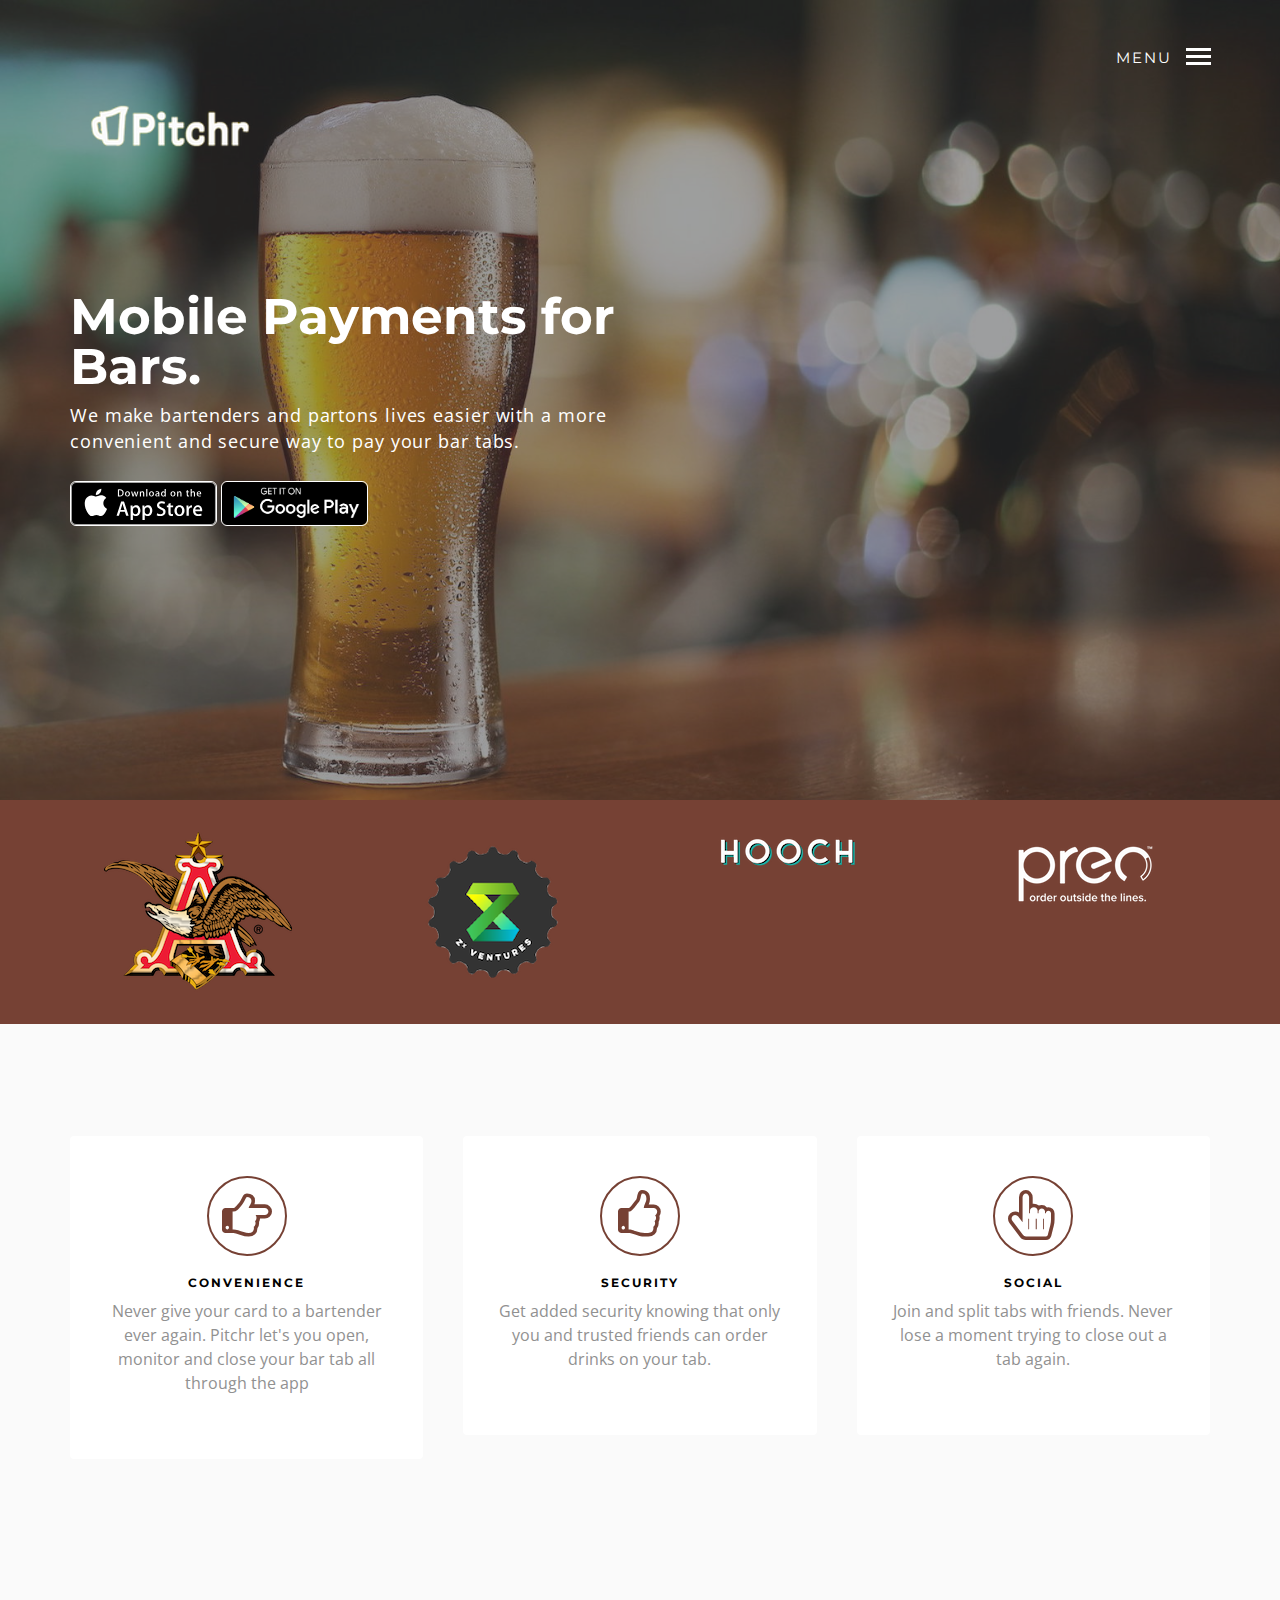
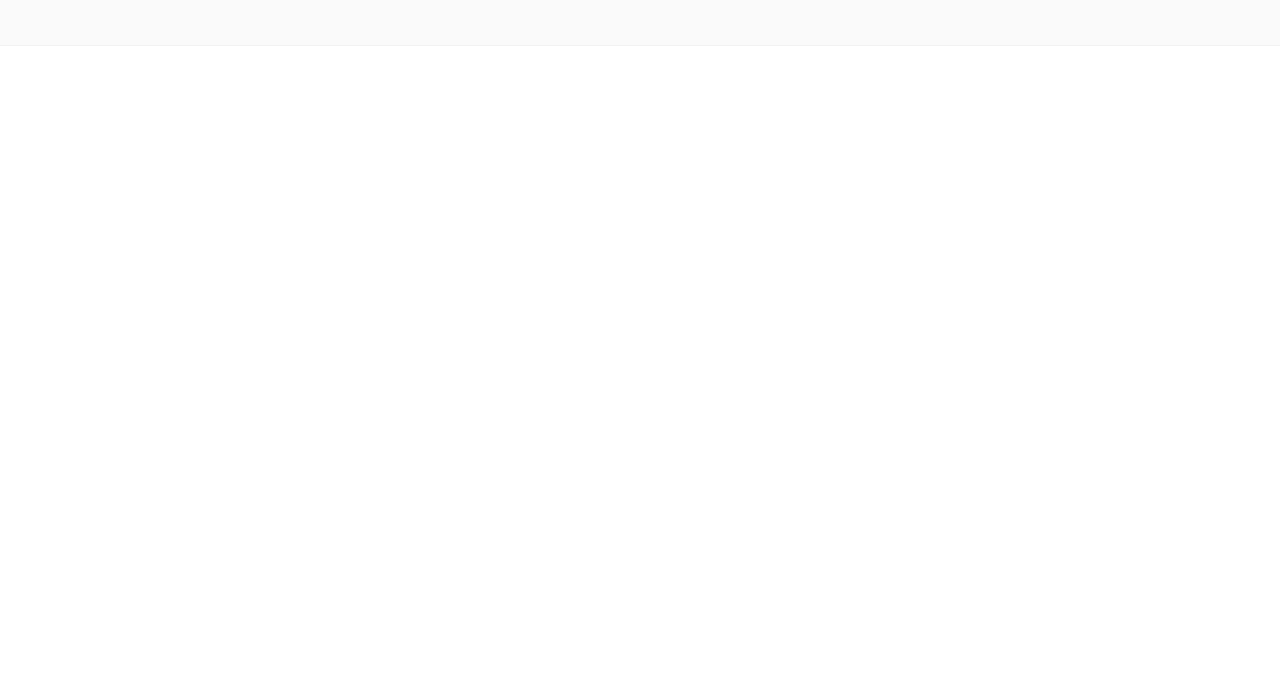
<file: index.html>
<!DOCTYPE html>
<!--[if lt IE 7]>      <html class="no-js lt-ie9 lt-ie8 lt-ie7"> <![endif]-->
<!--[if IE 7]>         <html class="no-js lt-ie9 lt-ie8"> <![endif]-->
<!--[if IE 8]>         <html class="no-js lt-ie9"> <![endif]-->
<!--[if gt IE 8]><!--> <html class="no-js"> <!--<![endif]-->
	<head>
	<meta charset="utf-8">
	<meta http-equiv="X-UA-Compatible" content="IE=edge">
	<title>Pitchr</title>
	<meta name="viewport" content="width=device-width, initial-scale=1">
	<meta name="description" content=" Template by Ninetheme" />
	<meta name="keywords" content="template,bootstrap, html5, css3, mobile first, responsive" />
	<meta name="author" content="Ninetheme" />

  	<!-- Facebook and Twitter integration -->
	<meta property="og:title" content=""/>
	<meta property="og:image" content=""/>
	<meta property="og:url" content=""/>
	<meta property="og:site_name" content=""/>
	<meta property="og:description" content=""/>
	<meta name="twitter:title" content="" />
	<meta name="twitter:image" content="" />
	<meta name="twitter:url" content="" />
	<meta name="twitter:card" content="" />

	<!-- Place favicon.ico and apple-touch-icon.png in the root directory -->
	<link rel="shortcut icon" href="favicon.ico">

	<!-- Google Webfonts -->
	<link href='https://fonts.googleapis.com/css?family=Montserrat:400,700' rel='stylesheet' type='text/css'>
	<link href='https://fonts.googleapis.com/css?family=Open+Sans' rel='stylesheet' type='text/css'>
	
	<!-- Animate.css -->
	<link rel="stylesheet" href="css/animate.css">
	<!-- Icomoon Icon Fonts-->
	<link rel="stylesheet" href="css/icomoon.css">
	<!-- Simple Line Icons-->
	<link rel="stylesheet" href="css/simple-line-icons.css">
	<!-- Magnific Popup -->
	<link rel="stylesheet" href="css/magnific-popup.css">
	<!-- Owl Carousel -->
	<link rel="stylesheet" href="css/owl.carousel.min.css">
	<link rel="stylesheet" href="css/owl.theme.default.min.css">
	<!-- Salvattore -->
	<!-- Theme Style -->
	<link rel="stylesheet" href="css/style.css">
	<!-- font-awesome -->
    <link href="fonts/font-awesome/css/font-awesome.min.css" rel="stylesheet">
	<!-- Modernizr JS -->
	<script src="js/modernizr-2.6.2.min.js"></script>
	<!-- FOR IE9 below -->
	<!--[if lt IE 9]>
	<script src="js/respond.min.js"></script>
	<![endif]-->

	</head>
	<body>
		
	<div id="template-nt-offcanvass">
		<ul>
			<li class="active"><a href="#" data-nav-section="home">Home</a></li>
			<li><a href="#" data-nav-section="features">Features</a></li>
			<li><a href="#" data-nav-section="design">Design</a></li>
			<li><a href="#" data-nav-section="testimonies">Testimonies</a></li>
			<li><a href="#" data-nav-section="products">Products</a></li>
			<li><a href="#" data-nav-section="benefits">Benefits</a></li>
			<li><a href="#" data-nav-section="developers">For Developers</a></li>
			<li><a href="#" data-nav-section="pricing">Pricing</a></li>
			<li><a href="#" data-nav-section="faqs">FAQs</a></li>
		</ul>
		<h3 class="template-nt-lead">Connect with us</h3>
		<p class="template-nt-social-icons">
			<a href="#"><i class="icon-twitter"></i></a>
			<a href="#"><i class="icon-facebook"></i></a>
			<a href="#"><i class="icon-instagram"></i></a>
			<a href="#"><i class="icon-dribbble"></i></a>
			<a href="#"><i class="icon-youtube"></i></a>
		</p>
	</div>
	
	<div id="template-nt-menu" class="navbar">
		<div class="container">
			<div class="row">
				<div class="col-md-12">
					<a href="#" class="js-template-nt-nav-toggle template-nt-nav-toggle" data-toggle="collapse" data-target="#template-nt-navbar" aria-expanded="false" aria-controls="navbar"><span>Menu</span> <i></i></a>
					<a href="index.html" class="navbar-brand"><img src="images/logo.png"/></a>
				</div>
			</div>
		</div>
	</div>

	<div id="template-nt-page">
		<div id="template-nt-wrap">
			<header id="template-nt-hero" data-section="home" role="banner" style="background: url(images/bg.jpg) top left; background-size: cover;background-attachment:fixed;s" >
				<div class="template-nt-overlay"></div>
				<div class="template-nt-intro">
					<div class="container">
						<div class="row">
							
							<div class="col-md-6 template-nt-text">
								<h2 class="to-animate-off intro-animate-1">Mobile Payments for Bars.</h2>
								<p class="to-animate-off intro-animate-2">We make bartenders and partons lives easier with a more convenient and secure way to pay your bar tabs.</p>
								<p class="to-animate-off intro-animate-3">
								<div class="badges">
									<object class="app-store" data="images/Download_on_the_App_Store_Badge_US-UK_135x40.svg" type="image/svg+xml">
									</object>
									<img class="app-store" src="images/google-play-badge.png"></img>
								</div>
								<!-- <a href="#" class="btn btn-primary btn-md"><i class="fa fa-cart-arrow-down"></i> Gun's for sale</a></p> -->
							</div>
							<div class="col-md-6 text-right template-nt-intro-img to-animate-off intro-animate-4">
								
							</div>

						</div>
					</div>						
				</div>
			</header>
			<!-- END .header -->
			
			<div id="template-nt-main">
				<div id="template-nt-clients">
					<div class="container">
						<div class="row text-center client-row">
							<div class="col-md-3 col-sm-6 col-xs-6 client">
								<figure class="template-nt-client"><img src="images/ab.png" alt=" Template"></figure>
							</div>
							<div class="col-md-3 col-sm-6 col-xs-6 client">
								<figure class="template-nt-client"><img src="images/zx.png" alt=" Template"></figure>
							</div>
							<div class="col-md-3 col-sm-6 col-xs-6 client">
								<figure class="template-nt-client"><img src="images/hoochlight.png" alt=" Template"></figure>
							</div>
							<div class="col-md-3 col-sm-6 col-xs-6 client">
								<figure class="template-nt-client"><img src="images/preo.png" alt=" Template"></figure>
							</div>
						</div>
					</div>
				</div>
				<div id="template-nt-features" data-section="features">


					<div class="container">
						<div class="row">
							<!-- <div class="col-md-8 col-md-offset-2 template-nt-section-heading text-center">
								<h2 class="template-nt-lead to-animate-off">Explore our amazing weapans </h2>
								<p class="template-nt-sub to-animate-off"> We understand the importance of a young boy’s first gun, the thrill of the hunt with a reliable weapon, the achievement of a dream in the winning.</p>
							</div> -->
							<div class="col-md-4 col-sm-6 col-xs-6 col-xxs-12">
								<a href="#" class="template-nt-feature to-animate-off">
									<span class="template-nt-feature-icon"><i class="fa fa-hand-o-right"></i></span>
									<h3 class="template-nt-feature-lead">Convenience </h3>
									<p class="template-nt-feature-text">Never give your card to a bartender ever again. Pitchr let's you open, monitor and close your bar tab all through the app</p>
								</a>
							</div>
							<div class="col-md-4 col-sm-6 col-xs-6 col-xxs-12">
								<a href="#" class="template-nt-feature to-animate-off">
									<span class="template-nt-feature-icon"><i class="fa fa-thumbs-o-up"></i></span>
									<h3 class="template-nt-feature-lead">Security</h3>
									<p class="template-nt-feature-text">Get added security knowing that only you and trusted friends can order drinks on your tab.</p>
								</a>
							</div>
							<div class="clearfix visible-sm-block"></div>
							<div class="col-md-4 col-sm-6 col-xs-6 col-xxs-12">
								<a href="#" class="template-nt-feature to-animate-off">
									<span class="template-nt-feature-icon"><i class="fa fa-hand-pointer-o"></i></span>
									<h3 class="template-nt-feature-lead">Social </h3>
									<p class="template-nt-feature-text">Join and split tabs with friends. Never lose a moment trying to close out a tab again.</p>
								</a>
							</div>
							<!-- <div class="col-md-3 col-sm-6 col-xs-6 col-xxs-12">
								<a href="#" class="template-nt-feature to-animate-off">
									<span class="template-nt-feature-icon"><i class="fa fa-hourglass-o"></i></span>
									<h3 class="template-nt-feature-lead">Ambidextrous Safety</h3>
									<p class="template-nt-feature-text">Lorem ipsum dolor sit amet, consectetur adipiscing elit. Nam ut leo non turpis ultrices condimentum. Suspendisse accumsan cursus laoreet.</p>
								</a>
							</div> -->

							<div class="clearfix visible-sm-block"></div>

							<div class="template-nt-spacer template-nt-spacer-sm"></div>

							<!-- <div class="col-md-4 col-md-offset-4 text-center to-animate-off">
								<a href="#" class="btn btn-primary">View All Features</a>
							</div> -->
			        	</div>
			       </div>
			       

			    </div>
				


			    <!-- <div id="template-nt-features-2" data-section="design">
					<div class="template-nt-features-2-content">
					    <div class="container">
					    	<div class="row">
					    		<div class="col-md-8 col-md-offset-2 template-nt-section-heading text-center">
									<h2 class="template-nt-lead to-animate-off">Product Description</h2>
									<p class="template-nt-sub to-animate-off">Built to replicate one of the most popular and well-made 9mm submachine guns in the world, the GSG-522 has earned a loyal following of its own. Similar in appearance and function to the famous MP5, the 522 is prized for its reliability and compact size.</p>
								</div>
					    		<div class="col-md-4 template-nt-text-wrap">
					    			<div class="row text-center">
						    			<div class="col-md-12 col-sm-6 col-xs-6 col-xxs-12 template-nt-text animate-object features-2-animate-3">
						    				<span class="template-nt-icon"><i class="icon-screen-desktop"></i></span>
											<h4 class="template-nt-uppercase-sm">BOLT ACTION</h4>
											<p>Built to replicate one of the most popular and well-made 9mm submachine guns in the world, the GSG-522 has earned a loyal following of its own.</p>
										</div>
										<div class="col-md-12 col-sm-6 col-xs-6 col-xxs-12 template-nt-text animate-object features-2-animate-4">
											<span class="template-nt-icon"><i class="icon-anchor"></i></span>
											<h4 class="template-nt-uppercase-sm">SEMI-AUTOMATIC</h4>
											<p>Built to replicate one of the most popular and well-made 9mm submachine guns in the world, the GSG-522 has earned a loyal following of its own.</p>
										</div>
										
									</div>
					    		</div>
					    		<div class="col-md-4 col-md-push-4 template-nt-text-wrap">
					    			<div class="row text-center">
						    			<div class="col-md-12 col-sm-6 col-xs-6 col-xxs-12 template-nt-text animate-object features-2-animate-5">
						    				<span class="template-nt-icon"><i class="icon-rocket"></i></span>
											<h4 class="template-nt-uppercase-sm">RIFLE AMMO</h4>
											<p>Built to replicate one of the most popular and well-made 9mm submachine guns in the world, the GSG-522 has earned a loyal following of its own.</p>
										</div>
										<div class="col-md-12 col-sm-6 col-xs-6 col-xxs-12 template-nt-text animate-object features-2-animate-6">
											<span class="template-nt-icon"><i class="fa fa-send-o"></i></span>
											<h4 class="template-nt-uppercase-sm">Legal Springfield</h4>
											<p>Built to replicate one of the most popular and well-made 9mm submachine guns in the world, the GSG-522 has earned a loyal following of its own.</p>
										</div>
										
									</div>
					    		</div>
					    		<div class="col-md-4 col-md-pull-4 template-nt-image animate-object features-2-animate-2">
					    			<p class="text-center">
					    			<img src="images/riflenew.png" class="" alt="Outline  Responsive Bootstrap Template">
					    			</p>
					    		</div>
					    		
					    	</div>
					    </div>
					</div>	

			    </div> -->


			    <!-- <div id="template-nt-testimony" data-section="testimonies">
				    <div class="container">
				    	<div class="row animate-box">

							<div class="owl-carousel">
							
                             
						     	<div class="item">
								 
									<div class="col-md-12 col-sm-12 col-xs-12 col-xxs-12">
						    			<figure class="template-nt-vcard">
										  <img src="images/politics-team-1.jpg" alt="img" class="img-responsive">
										</figure>
						    		</div>
						    		<div class="col-md-12 col-sm-12 col-xs-12 col-xxs-12">
						    			<blockquote>
						    				<p>&ldquo;The Gun Digest rifle section is your source for bolt-action, semi-automatic, hunting and competition rifle information. The section brings you rifle articles, advice, reviews and videos from some of the most trusted names in the shooting world;</p>
						    			</blockquote>
						    			<p class="template-nt-author template-nt-uppercase-sm"><span>Gustav Barrow</span>, XYZ Inc.</p>
						    	
								    </div>	
						     	</div>

						    	<div class="item">
									<div class="col-md-12 col-sm-12 col-xs-12 col-xxs-12">
						    			<figure class="template-nt-vcard"><img src="images/politics-team-2.jpg" alt=" Template by Ninetheme" class="img-responsive"></figure>
						    		</div>
						    		<div class="col-md-12 col-sm-12 col-xs-12 col-xxs-12">
						    			<blockquote>
						    				<p>&ldquo;The Gun Digest rifle section is your source for bolt-action, semi-automatic, hunting and competition rifle information. The section brings you rifle articles, advice, reviews and videos from some of the most trusted names in the shooting world;</p>
						    			</blockquote>
						    			<p class="template-nt-author template-nt-uppercase-sm"><span>Gustav Barrow</span>, XYZ Inc.</p>
						    		</div>
						    	</div>

						    	<div class="item">
									<div class="col-md-12 col-sm-12 col-xs-12 col-xxs-12">
						    			<figure class="template-nt-vcard"><img src="images/politics-team-3.jpg" alt=" Template by Ninetheme" class="img-responsive"></figure>
						    		</div>
						    		<div class="col-md-12 col-sm-12 col-xs-12 col-xxs-12">
						    			<blockquote>
						    				<p>&ldquo;The Gun Digest rifle section is your source for bolt-action, semi-automatic, hunting and competition rifle information. The section brings you rifle articles, advice, reviews and videos from some of the most trusted names in the shooting world;</p>
						    			</blockquote>
						    			<p class="template-nt-author template-nt-uppercase-sm"><span>Gustav Barrow</span>, XYZ Inc.</p>
						    		</div>
						    	</div>


						    </div>

				    	</div>
				    </div>
			    </div> -->

			    
				<!-- <div id="template-nt-counter" class="template-nt-bg-section" style="background-image: url(images/rifle19.jpg); background-attachment: fixed;">
					<div class="template-nt-overlay"></div>
					<div class="container">
						<div class="row">
							<div class="col-md-12">
								<div class="template-nt-hero-wrap">
									<div class="template-nt-hero-intro text-center to-animate-off counter-animate">
										<div class="col-md-4 text-center">
											<span class="template-nt-counter js-counter" data-from="0" data-to="28" data-speed="5000" data-refresh-interval="50"></span>
											<span class="template-nt-counter-label">subverts</span>
											
										</div>
										<div class="col-md-4 text-center">
											<span class="template-nt-counter js-counter" data-from="0" data-to="57" data-speed="5000" data-refresh-interval="50"></span>
											<span class="template-nt-counter-label">Rifle</span>
										</div>
										<div class="col-md-4 text-center">
											<span class="template-nt-counter js-counter" data-from="0" data-to="34023" data-speed="5000" data-refresh-interval="50"></span>
											<span class="template-nt-counter-label">bullet</span>
										</div>
									</div>
								</div>
							</div>
						</div>
					</div>
				</div> -->


				<!-- <div id="template-nt-products" data-section="products">

				    <div class="container">
						<div class="row">
							<div class="col-md-8 col-md-offset-2 template-nt-section-heading text-center">
								<h2 class="template-nt-lead animate-single product-animate-1">Recently Viewed Items</h2>
								<p class="template-nt-sub animate-single product-animate-2">The Gun Digest rifle section is your source for bolt-action, semi-automatic, hunting and competition rifle information.</p>
							</div>
						

							<div class="col-md-3 col-sm-6 col-xs-6 col-xxs-12">
								<a href="images/rifle2.jpg" class="template-nt-figure to-animate-off image-popup">
									<figure>
										<img src="images//rifle2.jpg" alt=" Responsive Template" class="img-responsive">
									</figure>
									<h3 class="template-nt-figure-lead">Savage Arms</h3>
									<p class="template-nt-figure-text">Lorem ipsum dolor sit amet, consectetur adipiscing elit. Nam ut leo non turpis ultrices condimentum. Suspendisse accumsan cursus laoreet.</p>
								</a>
							</div>
							<div class="col-md-3 col-sm-6 col-xs-6 col-xxs-12">
								<a href="images/rifle3.jpg" class="template-nt-figure to-animate-off image-popup">
									<figure>
										<img src="images/rifle3.jpg" alt=" Responsive Template" class="img-responsive">
									</figure>
									<h3 class="template-nt-figure-lead">Benelli</h3>
									<p class="template-nt-figure-text">Lorem ipsum dolor sit amet, consectetur adipiscing elit. Nam ut leo non turpis ultrices condimentum. Suspendisse accumsan cursus laoreet.</p>
								</a>
							</div>
							<div class="clearfix visible-sm-block"></div>
							<div class="col-md-3 col-sm-6 col-xs-6 col-xxs-12">
								<a href="images/rifle4.jpg" class="template-nt-figure to-animate-off image-popup">
									<figure>
										<img src="images/rifle4.jpg" alt=" Responsive Template" class="img-responsive">
									</figure>
									<h3 class="template-nt-figure-lead">Mossberg</h3>
									<p class="template-nt-figure-text">Lorem ipsum dolor sit amet, consectetur adipiscing elit. Nam ut leo non turpis ultrices condimentum. Suspendisse accumsan cursus laoreet.</p>
								</a>
							</div>
							<div class="col-md-3 col-sm-6 col-xs-6 col-xxs-12">
								<a href="images/rifle17.jpg" class="template-nt-figure to-animate-off image-popup">
									<figure>
										<img src="images/rifle17.jpg" alt=" Responsive Template" class="img-responsive">
									</figure>
									<h3 class="template-nt-figure-lead">Beretta</h3>
									<p class="template-nt-figure-text">Lorem ipsum dolor sit amet, consectetur adipiscing elit. Nam ut leo non turpis ultrices condimentum. Suspendisse accumsan cursus laoreet.</p>
								</a>
							</div>

							<div class="clearfix visible-sm-block"></div>

							<div class="template-nt-spacer template-nt-spacer-sm"></div>

							<div class="col-md-4 col-md-offset-4 text-center to-animate-off">
								<a href="#" class="btn btn-primary">View All Products</a>
							</div>
			        	</div>
				    </div>
				   
				</div> -->

				<!-- <div id="template-nt-features-3" data-section="benefits">
					<div class="container">
						<div class="row">
							<div class="col-md-8 col-md-offset-2 template-nt-section-heading text-center">
								<h2 class="template-nt-lead animate-single features3-animate-1">Features of Our Products</h2>
								<p class="template-nt-sub animate-single features3-animate-2">The Gun Digest rifle section is your source for bolt-action, semi-automatic, hunting and competition rifle information.</p>
							</div>

							<div class="col-md-4 col-sm-6 text-center template-nt-text-wrap">
								<div class="template-nt-text to-animate-off">
				    				<span class="template-nt-icon"><i class="fa fa-meh-o"></i></span>
									<h4 class="template-nt-uppercase-sm">Customer support</h4>
									<p>The Gun Digest rifle section is your source for bolt-action, semi-automatic, hunting and competition rifle information.</p>
								</div>
							</div>
							<div class="col-md-4 col-sm-6 text-center template-nt-text-wrap">
								<div class="template-nt-text to-animate-off">
				    				<span class="template-nt-icon"><i class="fa fa-comment-o"></i></span>
									<h4 class="template-nt-uppercase-sm">Customer support</h4>
									<p>The Gun Digest rifle section is your source for bolt-action, semi-automatic, hunting and competition rifle information.</p>
								</div>
							</div>
							
							<div class="clearfix visible-sm-block"></div>

							<div class="col-md-4 col-sm-6 text-center template-nt-text-wrap">
								<div class="template-nt-text to-animate-off">
				    				<span class="template-nt-icon"><i class="fa fa-desktop"></i></span>
									<h4 class="template-nt-uppercase-sm">Customer support</h4>
									<p>The Gun Digest rifle section is your source for bolt-action, semi-automatic, hunting and competition rifle information.</p>
								</div>
							</div>	

							<div class="col-md-4 col-sm-6 text-center template-nt-text-wrap">
								<div class="template-nt-text to-animate-off">
				    				<span class="template-nt-icon"><i class="fa fa-clock-o"></i></span>
									<h4 class="template-nt-uppercase-sm">Customer support</h4>
									<p>The Gun Digest rifle section is your source for bolt-action, semi-automatic, hunting and competition rifle information.</p>
								</div>
							</div>

							<div class="clearfix visible-sm-block"></div>

							<div class="col-md-4 col-sm-6 text-center template-nt-text-wrap">
								<div class="template-nt-text to-animate-off">
				    				<span class="template-nt-icon"><i class="icon-present"></i></span>
									<h4 class="template-nt-uppercase-sm">Customer support</h4>
									<p>The Gun Digest rifle section is your source for bolt-action, semi-automatic, hunting and competition rifle information.</p>
								</div>
							</div>
							<div class="col-md-4 col-sm-6 text-center template-nt-text-wrap">
								<div class="template-nt-text to-animate-off">
				    				<span class="template-nt-icon"><i class="icon-energy"></i></span>
									<h4 class="template-nt-uppercase-sm">Customer support</h4>
									<p>The Gun Digest rifle section is your source for bolt-action, semi-automatic, hunting and competition rifle information.</p>
								</div>
							</div>



						</div>
					</div>
				</div> -->
				
				<!-- <div class="template-nt-bg-section cta" id="template-nt-cta" style="background-image: url(images/rifle20.jpg); background-attachment: fixed;">
					<div class="template-nt-overlay"></div>
					<div class="container">
						<div class="row">
							<div class="col-md-12">
								<div class="template-nt-hero-wrap">
									<div class="template-nt-hero-intro text-center">
										<div class="row">
											<div class="col-md-8 col-md-offset-2 template-nt-section-heading text-center">
												<h2 class="template-nt-lead to-animate-off">Browse The Product Option!</h2>
												<p class="template-nt-sub to-animate-off">The Gun Digest rifle section is your source for bolt-action, semi-automatic, hunting and competition rifle information.</p>
												<div class="to-animate-off"><a href="#" class="btn btn-primary">Get Started!</a></div>
											</div>
										</div>
									</div>
								</div>
							</div>
						</div>
					</div>
				</div> -->
				
				<!-- <div id="template-nt-pricing" data-section="pricing">
					<div class="container">
						<div class="row">
							<div class="col-md-8 col-md-offset-2 template-nt-section-heading text-center">
								<h2 class="template-nt-lead animate-single pricing-animate-1">The Price of Each Product</h2>
								<p class="template-nt-sub animate-single pricing-animate-2">The Gun Digest rifle section is your source for bolt-action, semi-automatic, hunting and competition rifle information.</p>
							</div>

							<div class="col-md-3 to-animate-off">
								<a href="#" class="template-nt-figure">
									<span class="template-nt-price">$150<span>/Now</span></span>
									<h3 class="template-nt-figure-lead">gun</h3>
									<ul class="price-list-inner">
									 <li>Caliber:  9*19mm</li>
									 <li>Muzzle:   116 mm</li>
									 <li>Length:   203 mm</li>
									 <li>Height:   140 mm - 38 mm</li>
									 <li>Weight:   1010 gr</li>
									</ul>
								</a>
							</div>
							<div class="col-md-3 to-animate-off">
								<a href="#" class="template-nt-figure">
									<span class="template-nt-price">$250<span>/Now</span></span>
									<h3 class="template-nt-figure-lead">pump rifle</h3>
									<ul class="price-list-inner">
									 <li>Caliber:  9*19mm</li>
									 <li>Muzzle:   116 mm</li>
									 <li>Length:   203 mm</li>
									 <li>Height:   140 mm - 38 mm</li>
									 <li>Weight:   1010 gr</li>
									</ul>
								</a>
							</div>
							<div class="col-md-3 to-animate-off">
								<a href="#" class="template-nt-figure active pricing-feature">
									<span class="template-nt-price">$450<span>/Now</span></span>
									<h3 class="template-nt-figure-lead">hunting rifle</h3>
									<ul class="price-list-inner">
									 <li>Caliber:  9*19mm</li>
									 <li>Muzzle:   116 mm</li>
									 <li>Length:   203 mm</li>
									 <li>Height:   140 mm - 38 mm</li>
									 <li>Weight:   1010 gr</li>
									</ul>
								</a>
							</div>
							<div class="col-md-3 to-animate-off">
								<a href="#" class="template-nt-figure">
									<span class="template-nt-price">$550<span>/Now</span></span>
									<h3 class="template-nt-figure-lead">machine guns</h3>
									<ul class="price-list-inner">
									 <li>Caliber:  9*19mm</li>
									 <li>Muzzle:   116 mm</li>
									 <li>Length:   203 mm</li>
									 <li>Height:   140 mm - 38 mm</li>
									 <li>Weight:   1010 gr</li>
									</ul>
								</a>
							</div>
						</div>
					</div>
				</div> -->

				<!-- <div id="template-nt-faqs"  data-section="faqs">
					<div class="container">
						<div class="row">
							<div class="col-md-8 col-md-offset-2 template-nt-section-heading text-center">
								<h2 class="template-nt-lead animate-single faqs-animate-1">Asked Questions About Products</h2>
								<p class="template-nt-sub animate-single faqs-animate-2">The Gun Digest rifle section is your source for bolt-action, semi-automatic, hunting and competition rifle information.</p>
							</div>
						</div>
					</div>
					

					<div class="container">
						<div class="faq-accordion active to-animate-off">
							<span class="faq-accordion-icon-toggle active"><i class="icon-arrow-down"></i></span>
							<h3>Product Warranty Few Years?</h3>
							<div class="faq-body" style="display: block;">
								<p>We understand the importance of a young boy’s first gun, the thrill of the hunt with a reliable weapon, the achievement of a dream in the winning of a competition and the lives that depend upon the accuracy of a duty weapon or the home defender.We understand the importance of a young boy’s first gun, the thrill of the hunt with a reliable weapon, the achievement of a dream in the winning of a competition and the lives that depend upon the accuracy of a duty weapon or the home defender.</p>
							</div>
						</div>
						<div class="faq-accordion to-animate-off">
							<span class="faq-accordion-icon-toggle"><i class="icon-arrow-down"></i></span>
							<h3>Use The Products Detailed Manual?</h3>
							<div class="faq-body">
								<p>We understand the importance of a young boy’s first gun, the thrill of the hunt with a reliable weapon, the achievement of a dream in the winning of a competition and the lives that depend upon the accuracy of a duty weapon or the home defender.We understand the importance of a young boy’s first gun, the thrill of the hunt with a reliable weapon, the achievement of a dream in the winning of a competition and the lives that depend upon the accuracy of a duty weapon or the home defender.</p>
							</div>
						</div>
						<div class="faq-accordion to-animate-off">
							<span class="faq-accordion-icon-toggle"><i class="icon-arrow-down"></i></span>
							<h3>What is Required For Gun Ownership?</h3>
							<div class="faq-body">
								<p>We understand the importance of a young boy’s first gun, the thrill of the hunt with a reliable weapon, the achievement of a dream in the winning of a competition and the lives that depend upon the accuracy of a duty weapon or the home defender.We understand the importance of a young boy’s first gun, the thrill of the hunt with a reliable weapon, the achievement of a dream in the winning of a competition and the lives that depend upon the accuracy of a duty weapon or the home defender.</p>
							</div>
						</div>
						<div class="faq-accordion to-animate-off">
							<span class="faq-accordion-icon-toggle"><i class="icon-arrow-down"></i></span>
							<h3>Shipping Fee of Up to Us?</h3>
							<div class="faq-body">
								<p>We understand the importance of a young boy’s first gun, the thrill of the hunt with a reliable weapon, the achievement of a dream in the winning of a competition and the lives that depend upon the accuracy of a duty weapon or the home defender.We understand the importance of a young boy’s first gun, the thrill of the hunt with a reliable weapon, the achievement of a dream in the winning of a competition and the lives that depend upon the accuracy of a duty weapon or the home defender.</p>
							</div>
						</div>
						<div class="faq-accordion to-animate-off">
							<span class="faq-accordion-icon-toggle"><i class="icon-arrow-down"></i></span>
							<h3>Have Your Branch?</h3>
							<div class="faq-body">
								<p>We understand the importance of a young boy’s first gun, the thrill of the hunt with a reliable weapon, the achievement of a dream in the winning of a competition and the lives that depend upon the accuracy of a duty weapon or the home defender.We understand the importance of a young boy’s first gun, the thrill of the hunt with a reliable weapon, the achievement of a dream in the winning of a competition and the lives that depend upon the accuracy of a duty weapon or the home defender.</p>
						   </div>
						</div>   
						<div class="faq-accordion to-animate-off">
							<span class="faq-accordion-icon-toggle"><i class="icon-arrow-down"></i></span>
							<h3>What Kinds of Technical Problems?</h3>
							<div class="faq-body">
								<p>We understand the importance of a young boy’s first gun, the thrill of the hunt with a reliable weapon, the achievement of a dream in the winning of a competition and the lives that depend upon the accuracy of a duty weapon or the home defender.We understand the importance of a young boy’s first gun, the thrill of the hunt with a reliable weapon, the achievement of a dream in the winning of a competition and the lives that depend upon the accuracy of a duty weapon or the home defender.</p>
							</div>
						</div>
					
				</div>
				</div> -->

				<!-- <div id="template-nt-subscribe">
					<div class="container">
						<div class="row animate-box-off">
							<form action="#" method="post">
								<div class="col-md-3 col-sm-3">
									<div class="form-group">
										<input type="text" class="form-control" placeholder="First Name">
									</div>
								</div>
								<div class="col-md-3 col-sm-3">
									<div class="form-group">
										<input type="text" class="form-control" placeholder="Last Name">
									</div>
								</div>
								<div class="col-md-3 col-sm-3">
									<div class="form-group">
										<input type="email" class="form-control" placeholder="Email">
									</div>
								</div>
								<div class="col-md-3 col-sm-3">
									<div class="form-group">
										<input type="submit" class="btn btn-primary" value="Subscribe">
									</div>
								</div>
							</form>
						</div>
					</div>
				</div> -->


			</div>
		</div>
		

		<footer id="template-nt-footer" style="">
			<div class="template-nt-overlay"></div>
			<div class="template-nt-footer-content">
				<div class="container">
					<div class="row">
					<div class="col-md-6">
						<div class="col-md-6 col-sm-6 ">
							<h3 class="template-nt-lead">About</h3>
							<ul>
								<li><a href="#">Tour</a></li>
								<li><a href="#">Company</a></li>
								<li><a href="#">Jobs</a></li>
								<li><a href="#">Blog</a></li>
								<li><a href="#">New Features</a></li>
								<li><a href="#">Contact Us</a></li>
							</ul>
						</div>
						<div class="col-md-6 col-sm-6 ">
							<h3 class="template-nt-lead">Support</h3>
							<ul>
								<li><a href="#">Help Center</a></li>
								<li><a href="#">Terms of Service</a></li>
								<li><a href="#">Security</a></li>
								<li><a href="#">Privacy Policy</a></li>
								<li><a href="#">Careers</a></li>
								<li><a href="#">More Apps</a></li>
							</ul>
						</div>
						<div class="col-md-6 col-sm-6 ">
							<h3 class="template-nt-lead">More Links</h3>
							<ul>
								<li><a href="#">Feedback</a></li>
								<li><a href="#">Frequently Ask Questions</a></li>
								<li><a href="#">Terms of Service</a></li>
								<li><a href="#">Privacy Policy</a></li>
								<li><a href="#">Careers</a></li>
								<li><a href="#">More Apps</a></li>
							</ul>
						</div>

						<div class="col-md-6 col-sm-6 ">
							<div class="template-nt-footer-logo"><a href="index.html">ZENDA</a></div>
							<p class="template-nt-copyright"><small>&copy; 2016. All Rights Reserved. <br>	by <a href="http://themeforest.net/user/ninetheme" target="_blank">ninetheme</a> Images: <a href="http://pexels.com/" target="_blank">Pexels</a></small></p>
							<p class="template-nt-social-icons">
								<a href="#"><i class="icon-twitter"></i></a>
								<a href="#"><i class="icon-facebook"></i></a>
								<a href="#"><i class="icon-instagram"></i></a>
								<a href="#"><i class="icon-dribbble"></i></a>
								<a href="#"><i class="icon-youtube"></i></a>
							</p>
						</div>
					</div>	
				    <div class="col-md-6">
						<iframe src="https://www.google.com/maps/embed?pb=!1m18!1m12!1m3!1d2417.2017291915736!2d8.958218765389033!3d52.710504029846454!2m3!1f0!2f0!3f0!3m2!1i1024!2i768!4f13.1!3m3!1m2!1s0x47b0eab3701065fb%3A0xa26cf79ea8bc1f0!2sP%C3%A4psen%2C+27254+Siedenburg%2C+Almanya!5e0!3m2!1str!2str!4v1458738289848" width="600" height="450" frameborder="0" style="border:0" allowfullscreen></iframe>
					</div>
					</div>
				</div>
			</div>
		</footer>
		
	
	</div>
	


	<!-- jQuery -->
	<script src="js/jquery.min.js"></script>
	<!-- jQuery Easing -->
	<script src="js/jquery.easing.1.3.js"></script>
	<!-- Bootstrap -->
	<script src="js/bootstrap.min.js"></script>
	<!-- Waypoints -->
	<script src="js/jquery.waypoints.min.js"></script>
	<!-- Magnific Popup -->
	<script src="js/jquery.magnific-popup.min.js"></script>
	<!-- Owl Carousel -->
	<script src="js/owl.carousel.min.js"></script>
	<!-- toCount -->
	<script src="js/jquery.countTo.js"></script>
	<!-- Main JS -->
	<script src="js/main.js"></script>
	

	
	</body>

</html>
</file>
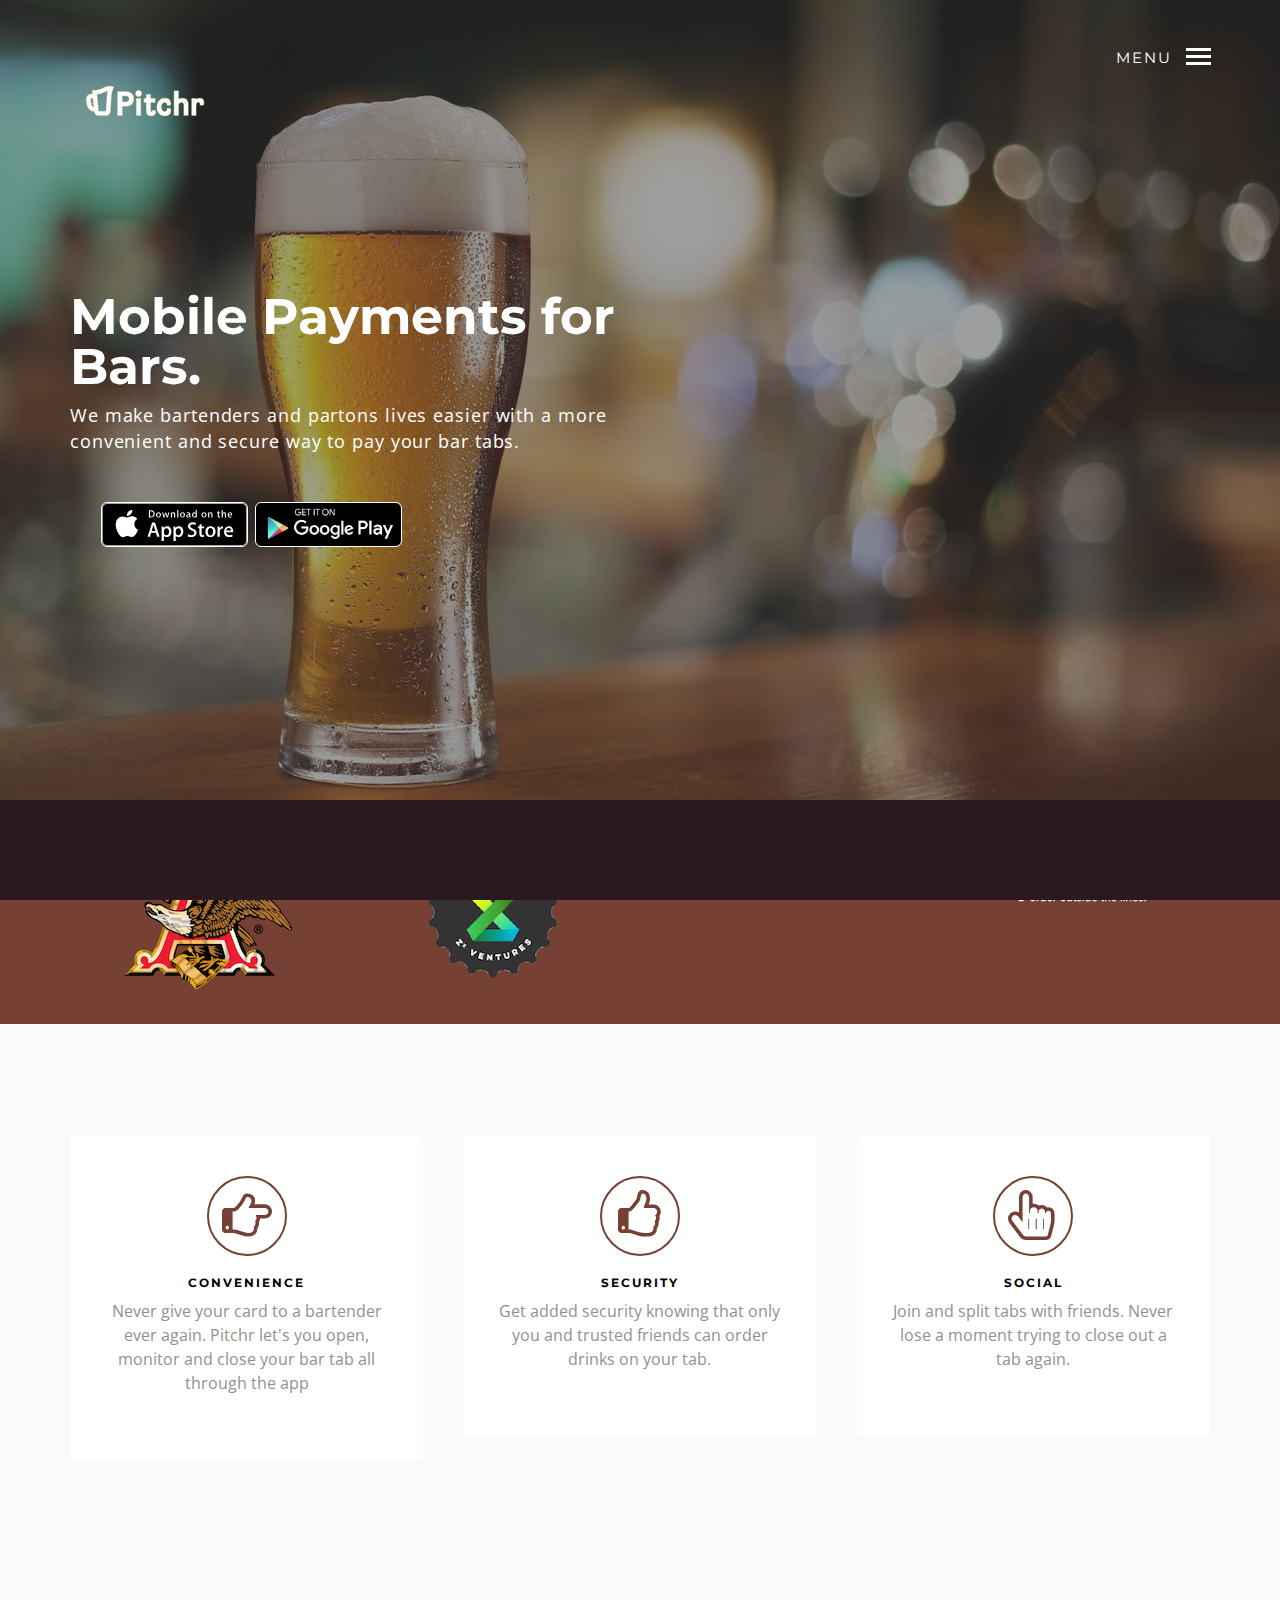
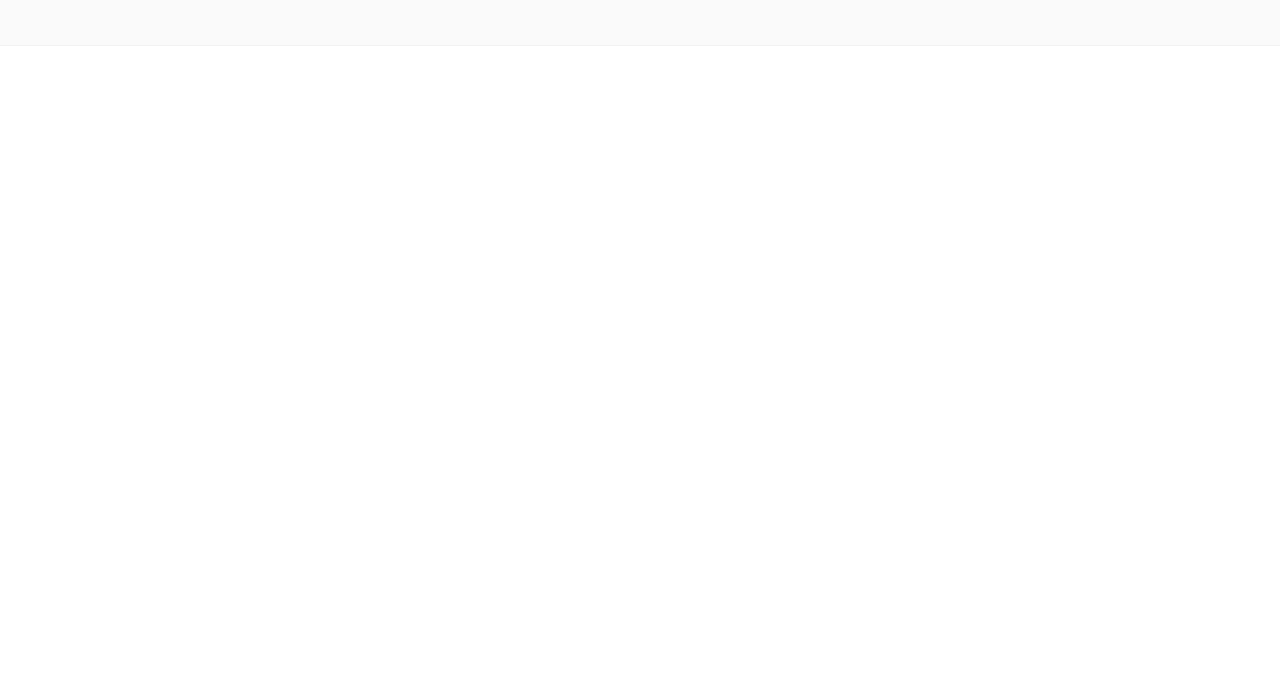
<file: sass/index.html>
<!DOCTYPE html>
<!--[if lt IE 7]>      <html class="no-js lt-ie9 lt-ie8 lt-ie7"> <![endif]-->
<!--[if IE 7]>         <html class="no-js lt-ie9 lt-ie8"> <![endif]-->
<!--[if IE 8]>         <html class="no-js lt-ie9"> <![endif]-->
<!--[if gt IE 8]><!--> <html class="no-js"> <!--<![endif]-->
	<head>
	<meta charset="utf-8">
	<meta http-equiv="X-UA-Compatible" content="IE=edge">
	<title>Pitchr</title>
	<meta name="viewport" content="width=device-width, initial-scale=1">
	<meta name="description" content=" Template by Ninetheme" />
	<meta name="keywords" content="template,bootstrap, html5, css3, mobile first, responsive" />
	<meta name="author" content="Ninetheme" />

  	<!-- Facebook and Twitter integration -->
	<meta property="og:title" content=""/>
	<meta property="og:image" content=""/>
	<meta property="og:url" content=""/>
	<meta property="og:site_name" content=""/>
	<meta property="og:description" content=""/>
	<meta name="twitter:title" content="" />
	<meta name="twitter:image" content="" />
	<meta name="twitter:url" content="" />
	<meta name="twitter:card" content="" />

	<!-- Place favicon.ico and apple-touch-icon.png in the root directory -->
	<link rel="shortcut icon" href="favicon.ico">

	<!-- Google Webfonts -->
	<link href='https://fonts.googleapis.com/css?family=Montserrat:400,700' rel='stylesheet' type='text/css'>
	<link href='https://fonts.googleapis.com/css?family=Open+Sans' rel='stylesheet' type='text/css'>
	
	<!-- Animate.css -->
	<link rel="stylesheet" href="css/animate.css">
	<!-- Icomoon Icon Fonts-->
	<link rel="stylesheet" href="css/icomoon.css">
	<!-- Simple Line Icons-->
	<link rel="stylesheet" href="css/simple-line-icons.css">
	<!-- Magnific Popup -->
	<link rel="stylesheet" href="css/magnific-popup.css">
	<!-- Owl Carousel -->
	<link rel="stylesheet" href="css/owl.carousel.min.css">
	<link rel="stylesheet" href="css/owl.theme.default.min.css">
	<!-- Salvattore -->
	<!-- Theme Style -->
	<link rel="stylesheet" href="css/style.css">
	<!-- font-awesome -->
    <link href="fonts/font-awesome/css/font-awesome.min.css" rel="stylesheet">
	<!-- Modernizr JS -->
	<script src="js/modernizr-2.6.2.min.js"></script>
	<!-- FOR IE9 below -->
	<!--[if lt IE 9]>
	<script src="js/respond.min.js"></script>
	<![endif]-->

	</head>
	<body>
		
	<div id="template-nt-offcanvass">
		<ul>
			<li class="active"><a href="#" data-nav-section="home">Home</a></li>
			<li><a href="#" data-nav-section="features">Features</a></li>
			<li><a href="#" data-nav-section="design">Design</a></li>
			<li><a href="#" data-nav-section="testimonies">Testimonies</a></li>
			<li><a href="#" data-nav-section="products">Products</a></li>
			<li><a href="#" data-nav-section="benefits">Benefits</a></li>
			<li><a href="#" data-nav-section="developers">For Developers</a></li>
			<li><a href="#" data-nav-section="pricing">Pricing</a></li>
			<li><a href="#" data-nav-section="faqs">FAQs</a></li>
		</ul>
		<h3 class="template-nt-lead">Connect with us</h3>
		<p class="template-nt-social-icons">
			<a href="#"><i class="icon-twitter"></i></a>
			<a href="#"><i class="icon-facebook"></i></a>
			<a href="#"><i class="icon-instagram"></i></a>
			<a href="#"><i class="icon-dribbble"></i></a>
			<a href="#"><i class="icon-youtube"></i></a>
		</p>
	</div>
	
	<div id="template-nt-menu" class="navbar">
		<div class="container">
			<div class="row">
				<div class="col-md-12">
					<a href="#" class="js-template-nt-nav-toggle template-nt-nav-toggle" data-toggle="collapse" data-target="#template-nt-navbar" aria-expanded="false" aria-controls="navbar"><span>Menu</span> <i></i></a>
					<a href="index.html" class="navbar-brand"><img src="images/logo.png"/></a>
				</div>
			</div>
		</div>
	</div>

	<div id="template-nt-page">
		<div id="template-nt-wrap">
			<header id="template-nt-hero" data-section="home" role="banner" style="background: url(images/bg.jpg) top left; background-size: cover;background-attachment:fixed;s" >
				<div class="template-nt-overlay"></div>
				<div class="template-nt-intro">
					<div class="container">
						<div class="row">
							
							<div class="col-md-6 template-nt-text">
								<h2 class="to-animate-off intro-animate-1">Mobile Payments for Bars.</h2>
								<p class="to-animate-off intro-animate-2">We make bartenders and partons lives easier with a more convenient and secure way to pay your bar tabs.</p>
								<p class="to-animate-off intro-animate-3">
								<div class="btn">
									<object class="app-store" data="images/Download_on_the_App_Store_Badge_US-UK_135x40.svg" type="image/svg+xml">
									</object>
									<img class="app-store" src="images/google-play-badge.png"></img>
								</div>
								<!-- <a href="#" class="btn btn-primary btn-md"><i class="fa fa-cart-arrow-down"></i> Gun's for sale</a> --></p>
							</div>
							<div class="col-md-6 text-right template-nt-intro-img to-animate-off intro-animate-4">
								
							</div>

						</div>
					</div>						
				</div>
			</header>
			<!-- END .header -->
			
			<div id="template-nt-main">
				<div id="template-nt-clients">
					<div class="container">
						<div class="row text-center">
							<div class="col-md-3 col-sm-6 col-xs-6">
								<figure class="template-nt-client"><img src="images/ab.png" alt=" Template"></figure>
							</div>
							<div class="col-md-3 col-sm-6 col-xs-6">
								<figure class="template-nt-client"><img src="images/zx.png" alt=" Template"></figure>
							</div>
							<div class="col-md-3 col-sm-6 col-xs-6">
								<figure class="template-nt-client"><img src="images/hoochlight.png" alt=" Template"></figure>
							</div>
							<div class="col-md-3 col-sm-6 col-xs-6">
								<figure class="template-nt-client"><img src="images/preo.png" alt=" Template"></figure>
							</div>
						</div>
					</div>
				</div>
				<div id="template-nt-features" data-section="features">


					<div class="container">
						<div class="row">
							<!-- <div class="col-md-8 col-md-offset-2 template-nt-section-heading text-center">
								<h2 class="template-nt-lead to-animate-off">Explore our amazing weapans </h2>
								<p class="template-nt-sub to-animate-off"> We understand the importance of a young boy’s first gun, the thrill of the hunt with a reliable weapon, the achievement of a dream in the winning.</p>
							</div> -->
							<div class="col-md-4 col-sm-6 col-xs-6 col-xxs-12">
								<a href="#" class="template-nt-feature to-animate-off">
									<span class="template-nt-feature-icon"><i class="fa fa-hand-o-right"></i></span>
									<h3 class="template-nt-feature-lead">Convenience </h3>
									<p class="template-nt-feature-text">Never give your card to a bartender ever again. Pitchr let's you open, monitor and close your bar tab all through the app</p>
								</a>
							</div>
							<div class="col-md-4 col-sm-6 col-xs-6 col-xxs-12">
								<a href="#" class="template-nt-feature to-animate-off">
									<span class="template-nt-feature-icon"><i class="fa fa-thumbs-o-up"></i></span>
									<h3 class="template-nt-feature-lead">Security</h3>
									<p class="template-nt-feature-text">Get added security knowing that only you and trusted friends can order drinks on your tab.</p>
								</a>
							</div>
							<div class="clearfix visible-sm-block"></div>
							<div class="col-md-4 col-sm-6 col-xs-6 col-xxs-12">
								<a href="#" class="template-nt-feature to-animate-off">
									<span class="template-nt-feature-icon"><i class="fa fa-hand-pointer-o"></i></span>
									<h3 class="template-nt-feature-lead">Social </h3>
									<p class="template-nt-feature-text">Join and split tabs with friends. Never lose a moment trying to close out a tab again.</p>
								</a>
							</div>
							<!-- <div class="col-md-3 col-sm-6 col-xs-6 col-xxs-12">
								<a href="#" class="template-nt-feature to-animate-off">
									<span class="template-nt-feature-icon"><i class="fa fa-hourglass-o"></i></span>
									<h3 class="template-nt-feature-lead">Ambidextrous Safety</h3>
									<p class="template-nt-feature-text">Lorem ipsum dolor sit amet, consectetur adipiscing elit. Nam ut leo non turpis ultrices condimentum. Suspendisse accumsan cursus laoreet.</p>
								</a>
							</div> -->

							<div class="clearfix visible-sm-block"></div>

							<div class="template-nt-spacer template-nt-spacer-sm"></div>

							<!-- <div class="col-md-4 col-md-offset-4 text-center to-animate-off">
								<a href="#" class="btn btn-primary">View All Features</a>
							</div> -->
			        	</div>
			       </div>
			       

			    </div>
			</div>
		

		<footer id="template-nt-footer" style="">
			<div class="template-nt-overlay"></div>
			<div class="template-nt-footer-content">
				<div class="container">
					<div class="row">
					<div class="col-md-6">
						<div class="col-md-6 col-sm-6 ">
							<h3 class="template-nt-lead">About</h3>
							<ul>
								<li><a href="#">Tour</a></li>
								<li><a href="#">Company</a></li>
								<li><a href="#">Jobs</a></li>
								<li><a href="#">Blog</a></li>
								<li><a href="#">New Features</a></li>
								<li><a href="#">Contact Us</a></li>
							</ul>
						</div>
						<div class="col-md-6 col-sm-6 ">
							<h3 class="template-nt-lead">Support</h3>
							<ul>
								<li><a href="#">Help Center</a></li>
								<li><a href="#">Terms of Service</a></li>
								<li><a href="#">Security</a></li>
								<li><a href="#">Privacy Policy</a></li>
								<li><a href="#">Careers</a></li>
								<li><a href="#">More Apps</a></li>
							</ul>
						</div>
						<div class="col-md-6 col-sm-6 ">
							<h3 class="template-nt-lead">More Links</h3>
							<ul>
								<li><a href="#">Feedback</a></li>
								<li><a href="#">Frequently Ask Questions</a></li>
								<li><a href="#">Terms of Service</a></li>
								<li><a href="#">Privacy Policy</a></li>
								<li><a href="#">Careers</a></li>
								<li><a href="#">More Apps</a></li>
							</ul>
						</div>

						<div class="col-md-6 col-sm-6 ">
							<div class="template-nt-footer-logo"><a href="index.html">ZENDA</a></div>
							<p class="template-nt-copyright"><small>&copy; 2015. All Rights Reserved. <br>	by <a href="http://themeforest.net/user/ninetheme" target="_blank">ninetheme</a> Images: <a href="http://pexels.com/" target="_blank">Pexels</a></small></p>
							<p class="template-nt-social-icons">
								<a href="#"><i class="icon-twitter"></i></a>
								<a href="#"><i class="icon-facebook"></i></a>
								<a href="#"><i class="icon-instagram"></i></a>
								<a href="#"><i class="icon-dribbble"></i></a>
								<a href="#"><i class="icon-youtube"></i></a>
							</p>
						</div>
					</div>	
				    <div class="col-md-6">
						<iframe src="https://www.google.com/maps/embed?pb=!1m18!1m12!1m3!1d2417.2017291915736!2d8.958218765389033!3d52.710504029846454!2m3!1f0!2f0!3f0!3m2!1i1024!2i768!4f13.1!3m3!1m2!1s0x47b0eab3701065fb%3A0xa26cf79ea8bc1f0!2sP%C3%A4psen%2C+27254+Siedenburg%2C+Almanya!5e0!3m2!1str!2str!4v1458738289848" width="600" height="450" frameborder="0" style="border:0" allowfullscreen></iframe>
					</div>
					</div>
				</div>
			</div>
		</footer>
		
	
	</div>
	


	<!-- jQuery -->
	<script src="js/jquery.min.js"></script>
	<!-- jQuery Easing -->
	<script src="js/jquery.easing.1.3.js"></script>
	<!-- Bootstrap -->
	<script src="js/bootstrap.min.js"></script>
	<!-- Waypoints -->
	<script src="js/jquery.waypoints.min.js"></script>
	<!-- Magnific Popup -->
	<script src="js/jquery.magnific-popup.min.js"></script>
	<!-- Owl Carousel -->
	<script src="js/owl.carousel.min.js"></script>
	<!-- toCount -->
	<script src="js/jquery.countTo.js"></script>
	<!-- Main JS -->
	<script src="js/main.js"></script>
	

	
	</body>

</html>
</file>
<file: css/icomoon.css>
@font-face {
	font-family: 'icomoon';
	src:url('../fonts/icomoon/icomoon.eot?qtatmt');
	src:url('../fonts/icomoon/icomoon.eot?qtatmt#iefix') format('embedded-opentype'),
		url('../fonts/icomoon/icomoon.ttf?qtatmt') format('truetype'),
		url('../fonts/icomoon/icomoon.woff?qtatmt') format('woff'),
		url('../fonts/icomoon/icomoon.svg?qtatmt#icomoon') format('svg');
	font-weight: normal;
	font-style: normal;
}

[class^="icon-"], [class*=" icon-"] {
	font-family: 'icomoon';
	speak: none;
	font-style: normal;
	font-weight: normal;
	font-variant: normal;
	text-transform: none;
	line-height: 1;

	/* Better Font Rendering =========== */
	-webkit-font-smoothing: antialiased;
	-moz-osx-font-smoothing: grayscale;
}

.icon-glass:before {
	content: "\f000";
}
.icon-music:before {
	content: "\f001";
}
.icon-search2:before {
	content: "\f002";
}
.icon-envelope-o:before {
	content: "\f003";
}
.icon-heart:before {
	content: "\f004";
}
.icon-star:before {
	content: "\f005";
}
.icon-star-o:before {
	content: "\f006";
}
.icon-user:before {
	content: "\f007";
}
.icon-film:before {
	content: "\f008";
}
.icon-th-large:before {
	content: "\f009";
}
.icon-th:before {
	content: "\f00a";
}
.icon-th-list:before {
	content: "\f00b";
}
.icon-check:before {
	content: "\f00c";
}
.icon-close:before {
	content: "\f00d";
}
.icon-remove:before {
	content: "\f00d";
}
.icon-times:before {
	content: "\f00d";
}
.icon-search-plus:before {
	content: "\f00e";
}
.icon-search-minus:before {
	content: "\f010";
}
.icon-power-off:before {
	content: "\f011";
}
.icon-signal:before {
	content: "\f012";
}
.icon-cog:before {
	content: "\f013";
}
.icon-gear:before {
	content: "\f013";
}
.icon-trash-o:before {
	content: "\f014";
}
.icon-home:before {
	content: "\f015";
}
.icon-file-o:before {
	content: "\f016";
}
.icon-clock-o:before {
	content: "\f017";
}
.icon-road:before {
	content: "\f018";
}
.icon-download:before {
	content: "\f019";
}
.icon-arrow-circle-o-down:before {
	content: "\f01a";
}
.icon-arrow-circle-o-up:before {
	content: "\f01b";
}
.icon-inbox:before {
	content: "\f01c";
}
.icon-play-circle-o:before {
	content: "\f01d";
}
.icon-repeat2:before {
	content: "\f01e";
}
.icon-rotate-right:before {
	content: "\f01e";
}
.icon-refresh:before {
	content: "\f021";
}
.icon-list-alt:before {
	content: "\f022";
}
.icon-lock:before {
	content: "\f023";
}
.icon-flag:before {
	content: "\f024";
}
.icon-headphones:before {
	content: "\f025";
}
.icon-volume-off:before {
	content: "\f026";
}
.icon-volume-down:before {
	content: "\f027";
}
.icon-volume-up:before {
	content: "\f028";
}
.icon-qrcode:before {
	content: "\f029";
}
.icon-barcode:before {
	content: "\f02a";
}
.icon-tag:before {
	content: "\f02b";
}
.icon-tags:before {
	content: "\f02c";
}
.icon-book:before {
	content: "\f02d";
}
.icon-bookmark:before {
	content: "\f02e";
}
.icon-print:before {
	content: "\f02f";
}
.icon-camera:before {
	content: "\f030";
}
.icon-font:before {
	content: "\f031";
}
.icon-bold:before {
	content: "\f032";
}
.icon-italic:before {
	content: "\f033";
}
.icon-text-height:before {
	content: "\f034";
}
.icon-text-width:before {
	content: "\f035";
}
.icon-align-left:before {
	content: "\f036";
}
.icon-align-center2:before {
	content: "\f037";
}
.icon-align-right:before {
	content: "\f038";
}
.icon-align-justify2:before {
	content: "\f039";
}
.icon-list:before {
	content: "\f03a";
}
.icon-dedent:before {
	content: "\f03b";
}
.icon-outdent:before {
	content: "\f03b";
}
.icon-indent:before {
	content: "\f03c";
}
.icon-video-camera:before {
	content: "\f03d";
}
.icon-image:before {
	content: "\f03e";
}
.icon-photo:before {
	content: "\f03e";
}
.icon-picture-o:before {
	content: "\f03e";
}
.icon-pencil:before {
	content: "\f040";
}
.icon-map-marker:before {
	content: "\f041";
}
.icon-adjust:before {
	content: "\f042";
}
.icon-tint:before {
	content: "\f043";
}
.icon-edit:before {
	content: "\f044";
}
.icon-pencil-square-o:before {
	content: "\f044";
}
.icon-share-square-o:before {
	content: "\f045";
}
.icon-check-square-o:before {
	content: "\f046";
}
.icon-arrows:before {
	content: "\f047";
}
.icon-step-backward:before {
	content: "\f048";
}
.icon-fast-backward:before {
	content: "\f049";
}
.icon-backward:before {
	content: "\f04a";
}
.icon-play2:before {
	content: "\f04b";
}
.icon-pause2:before {
	content: "\f04c";
}
.icon-stop2:before {
	content: "\f04d";
}
.icon-forward:before {
	content: "\f04e";
}
.icon-fast-forward2:before {
	content: "\f050";
}
.icon-step-forward:before {
	content: "\f051";
}
.icon-eject:before {
	content: "\f052";
}
.icon-chevron-left:before {
	content: "\f053";
}
.icon-chevron-right:before {
	content: "\f054";
}
.icon-plus-circle:before {
	content: "\f055";
}
.icon-minus-circle:before {
	content: "\f056";
}
.icon-times-circle:before {
	content: "\f057";
}
.icon-check-circle:before {
	content: "\f058";
}
.icon-question-circle:before {
	content: "\f059";
}
.icon-info-circle:before {
	content: "\f05a";
}
.icon-crosshairs:before {
	content: "\f05b";
}
.icon-times-circle-o:before {
	content: "\f05c";
}
.icon-check-circle-o:before {
	content: "\f05d";
}
.icon-ban2:before {
	content: "\f05e";
}
.icon-arrow-left:before {
	content: "\f060";
}
.icon-arrow-right:before {
	content: "\f061";
}
.icon-arrow-up:before {
	content: "\f062";
}
.icon-arrow-down:before {
	content: "\f063";
}
.icon-mail-forward:before {
	content: "\f064";
}
.icon-share:before {
	content: "\f064";
}
.icon-expand2:before {
	content: "\f065";
}
.icon-compress:before {
	content: "\f066";
}
.icon-plus:before {
	content: "\f067";
}
.icon-minus:before {
	content: "\f068";
}
.icon-asterisk:before {
	content: "\f069";
}
.icon-exclamation-circle:before {
	content: "\f06a";
}
.icon-gift:before {
	content: "\f06b";
}
.icon-leaf:before {
	content: "\f06c";
}
.icon-fire:before {
	content: "\f06d";
}
.icon-eye:before {
	content: "\f06e";
}
.icon-eye-slash:before {
	content: "\f070";
}
.icon-exclamation-triangle:before {
	content: "\f071";
}
.icon-warning:before {
	content: "\f071";
}
.icon-plane:before {
	content: "\f072";
}
.icon-calendar:before {
	content: "\f073";
}
.icon-random:before {
	content: "\f074";
}
.icon-comment:before {
	content: "\f075";
}
.icon-magnet:before {
	content: "\f076";
}
.icon-chevron-up:before {
	content: "\f077";
}
.icon-chevron-down:before {
	content: "\f078";
}
.icon-retweet:before {
	content: "\f079";
}
.icon-shopping-cart:before {
	content: "\f07a";
}
.icon-folder:before {
	content: "\f07b";
}
.icon-folder-open:before {
	content: "\f07c";
}
.icon-arrows-v:before {
	content: "\f07d";
}
.icon-arrows-h:before {
	content: "\f07e";
}
.icon-bar-chart:before {
	content: "\f080";
}
.icon-bar-chart-o:before {
	content: "\f080";
}
.icon-twitter-square:before {
	content: "\f081";
}
.icon-facebook-square:before {
	content: "\f082";
}
.icon-camera-retro:before {
	content: "\f083";
}
.icon-key:before {
	content: "\f084";
}
.icon-cogs:before {
	content: "\f085";
}
.icon-gears:before {
	content: "\f085";
}
.icon-comments:before {
	content: "\f086";
}
.icon-thumbs-o-up:before {
	content: "\f087";
}
.icon-thumbs-o-down:before {
	content: "\f088";
}
.icon-star-half:before {
	content: "\f089";
}
.icon-heart-o:before {
	content: "\f08a";
}
.icon-sign-out:before {
	content: "\f08b";
}
.icon-linkedin-square:before {
	content: "\f08c";
}
.icon-thumb-tack:before {
	content: "\f08d";
}
.icon-external-link:before {
	content: "\f08e";
}
.icon-sign-in:before {
	content: "\f090";
}
.icon-trophy:before {
	content: "\f091";
}
.icon-github-square:before {
	content: "\f092";
}
.icon-upload:before {
	content: "\f093";
}
.icon-lemon-o:before {
	content: "\f094";
}
.icon-phone:before {
	content: "\f095";
}
.icon-square-o:before {
	content: "\f096";
}
.icon-bookmark-o:before {
	content: "\f097";
}
.icon-phone-square:before {
	content: "\f098";
}
.icon-twitter:before {
	content: "\f099";
}
.icon-facebook:before {
	content: "\f09a";
}
.icon-facebook-f:before {
	content: "\f09a";
}
.icon-github:before {
	content: "\f09b";
}
.icon-unlock2:before {
	content: "\f09c";
}
.icon-credit-card:before {
	content: "\f09d";
}
.icon-feed:before {
	content: "\f09e";
}
.icon-rss:before {
	content: "\f09e";
}
.icon-hdd-o:before {
	content: "\f0a0";
}
.icon-bullhorn:before {
	content: "\f0a1";
}
.icon-bell-o:before {
	content: "\f0a2";
}
.icon-certificate:before {
	content: "\f0a3";
}
.icon-hand-o-right:before {
	content: "\f0a4";
}
.icon-hand-o-left:before {
	content: "\f0a5";
}
.icon-hand-o-up:before {
	content: "\f0a6";
}
.icon-hand-o-down:before {
	content: "\f0a7";
}
.icon-arrow-circle-left:before {
	content: "\f0a8";
}
.icon-arrow-circle-right:before {
	content: "\f0a9";
}
.icon-arrow-circle-up:before {
	content: "\f0aa";
}
.icon-arrow-circle-down:before {
	content: "\f0ab";
}
.icon-globe:before {
	content: "\f0ac";
}
.icon-wrench:before {
	content: "\f0ad";
}
.icon-tasks:before {
	content: "\f0ae";
}
.icon-filter:before {
	content: "\f0b0";
}
.icon-briefcase:before {
	content: "\f0b1";
}
.icon-arrows-alt:before {
	content: "\f0b2";
}
.icon-group:before {
	content: "\f0c0";
}
.icon-users:before {
	content: "\f0c0";
}
.icon-chain:before {
	content: "\f0c1";
}
.icon-link:before {
	content: "\f0c1";
}
.icon-cloud:before {
	content: "\f0c2";
}
.icon-flask:before {
	content: "\f0c3";
}
.icon-cut:before {
	content: "\f0c4";
}
.icon-scissors:before {
	content: "\f0c4";
}
.icon-copy:before {
	content: "\f0c5";
}
.icon-files-o:before {
	content: "\f0c5";
}
.icon-paperclip:before {
	content: "\f0c6";
}
.icon-floppy-o:before {
	content: "\f0c7";
}
.icon-save:before {
	content: "\f0c7";
}
.icon-square:before {
	content: "\f0c8";
}
.icon-bars:before {
	content: "\f0c9";
}
.icon-navicon:before {
	content: "\f0c9";
}
.icon-reorder:before {
	content: "\f0c9";
}
.icon-list-ul:before {
	content: "\f0ca";
}
.icon-list-ol:before {
	content: "\f0cb";
}
.icon-strikethrough:before {
	content: "\f0cc";
}
.icon-underline:before {
	content: "\f0cd";
}
.icon-table:before {
	content: "\f0ce";
}
.icon-magic:before {
	content: "\f0d0";
}
.icon-truck:before {
	content: "\f0d1";
}
.icon-pinterest:before {
	content: "\f0d2";
}
.icon-pinterest-square:before {
	content: "\f0d3";
}
.icon-google-plus-square:before {
	content: "\f0d4";
}
.icon-google-plus:before {
	content: "\f0d5";
}
.icon-money:before {
	content: "\f0d6";
}
.icon-caret-down:before {
	content: "\f0d7";
}
.icon-caret-up:before {
	content: "\f0d8";
}
.icon-caret-left:before {
	content: "\f0d9";
}
.icon-caret-right:before {
	content: "\f0da";
}
.icon-columns2:before {
	content: "\f0db";
}
.icon-sort:before {
	content: "\f0dc";
}
.icon-unsorted:before {
	content: "\f0dc";
}
.icon-sort-desc:before {
	content: "\f0dd";
}
.icon-sort-down:before {
	content: "\f0dd";
}
.icon-sort-asc:before {
	content: "\f0de";
}
.icon-sort-up:before {
	content: "\f0de";
}
.icon-envelope:before {
	content: "\f0e0";
}
.icon-linkedin:before {
	content: "\f0e1";
}
.icon-rotate-left:before {
	content: "\f0e2";
}
.icon-undo:before {
	content: "\f0e2";
}
.icon-gavel:before {
	content: "\f0e3";
}
.icon-legal:before {
	content: "\f0e3";
}
.icon-dashboard:before {
	content: "\f0e4";
}
.icon-tachometer:before {
	content: "\f0e4";
}
.icon-comment-o:before {
	content: "\f0e5";
}
.icon-comments-o:before {
	content: "\f0e6";
}
.icon-bolt:before {
	content: "\f0e7";
}
.icon-flash:before {
	content: "\f0e7";
}
.icon-sitemap:before {
	content: "\f0e8";
}
.icon-umbrella2:before {
	content: "\f0e9";
}
.icon-clipboard:before {
	content: "\f0ea";
}
.icon-paste:before {
	content: "\f0ea";
}
.icon-lightbulb-o:before {
	content: "\f0eb";
}
.icon-exchange:before {
	content: "\f0ec";
}
.icon-cloud-download2:before {
	content: "\f0ed";
}
.icon-cloud-upload2:before {
	content: "\f0ee";
}
.icon-user-md:before {
	content: "\f0f0";
}
.icon-stethoscope:before {
	content: "\f0f1";
}
.icon-suitcase:before {
	content: "\f0f2";
}
.icon-bell:before {
	content: "\f0f3";
}
.icon-coffee:before {
	content: "\f0f4";
}
.icon-cutlery:before {
	content: "\f0f5";
}
.icon-file-text-o:before {
	content: "\f0f6";
}
.icon-building-o:before {
	content: "\f0f7";
}
.icon-hospital-o:before {
	content: "\f0f8";
}
.icon-ambulance:before {
	content: "\f0f9";
}
.icon-medkit:before {
	content: "\f0fa";
}
.icon-fighter-jet:before {
	content: "\f0fb";
}
.icon-beer:before {
	content: "\f0fc";
}
.icon-h-square:before {
	content: "\f0fd";
}
.icon-plus-square:before {
	content: "\f0fe";
}
.icon-angle-double-left:before {
	content: "\f100";
}
.icon-angle-double-right:before {
	content: "\f101";
}
.icon-angle-double-up:before {
	content: "\f102";
}
.icon-angle-double-down:before {
	content: "\f103";
}
.icon-angle-left:before {
	content: "\f104";
}
.icon-angle-right:before {
	content: "\f105";
}
.icon-angle-up:before {
	content: "\f106";
}
.icon-angle-down:before {
	content: "\f107";
}
.icon-desktop:before {
	content: "\f108";
}
.icon-laptop:before {
	content: "\f109";
}
.icon-tablet:before {
	content: "\f10a";
}
.icon-mobile:before {
	content: "\f10b";
}
.icon-mobile-phone:before {
	content: "\f10b";
}
.icon-circle-o:before {
	content: "\f10c";
}
.icon-quote-left:before {
	content: "\f10d";
}
.icon-quote-right:before {
	content: "\f10e";
}
.icon-spinner:before {
	content: "\f110";
}
.icon-circle:before {
	content: "\f111";
}
.icon-mail-reply:before {
	content: "\f112";
}
.icon-reply:before {
	content: "\f112";
}
.icon-github-alt:before {
	content: "\f113";
}
.icon-folder-o:before {
	content: "\f114";
}
.icon-folder-open-o:before {
	content: "\f115";
}
.icon-smile-o:before {
	content: "\f118";
}
.icon-frown-o:before {
	content: "\f119";
}
.icon-meh-o:before {
	content: "\f11a";
}
.icon-gamepad:before {
	content: "\f11b";
}
.icon-keyboard-o:before {
	content: "\f11c";
}
.icon-flag-o:before {
	content: "\f11d";
}
.icon-flag-checkered:before {
	content: "\f11e";
}
.icon-terminal:before {
	content: "\f120";
}
.icon-code:before {
	content: "\f121";
}
.icon-mail-reply-all:before {
	content: "\f122";
}
.icon-reply-all:before {
	content: "\f122";
}
.icon-star-half-empty:before {
	content: "\f123";
}
.icon-star-half-full:before {
	content: "\f123";
}
.icon-star-half-o:before {
	content: "\f123";
}
.icon-location-arrow:before {
	content: "\f124";
}
.icon-crop:before {
	content: "\f125";
}
.icon-code-fork:before {
	content: "\f126";
}
.icon-chain-broken:before {
	content: "\f127";
}
.icon-unlink:before {
	content: "\f127";
}
.icon-question:before {
	content: "\f128";
}
.icon-info:before {
	content: "\f129";
}
.icon-exclamation:before {
	content: "\f12a";
}
.icon-superscript:before {
	content: "\f12b";
}
.icon-subscript:before {
	content: "\f12c";
}
.icon-eraser:before {
	content: "\f12d";
}
.icon-puzzle-piece:before {
	content: "\f12e";
}
.icon-microphone2:before {
	content: "\f130";
}
.icon-microphone-slash:before {
	content: "\f131";
}
.icon-shield:before {
	content: "\f132";
}
.icon-calendar-o:before {
	content: "\f133";
}
.icon-fire-extinguisher:before {
	content: "\f134";
}
.icon-rocket:before {
	content: "\f135";
}
.icon-maxcdn:before {
	content: "\f136";
}
.icon-chevron-circle-left:before {
	content: "\f137";
}
.icon-chevron-circle-right:before {
	content: "\f138";
}
.icon-chevron-circle-up:before {
	content: "\f139";
}
.icon-chevron-circle-down:before {
	content: "\f13a";
}
.icon-html5:before {
	content: "\f13b";
}
.icon-css3:before {
	content: "\f13c";
}
.icon-anchor2:before {
	content: "\f13d";
}
.icon-unlock-alt:before {
	content: "\f13e";
}
.icon-bullseye:before {
	content: "\f140";
}
.icon-ellipsis-h:before {
	content: "\f141";
}
.icon-ellipsis-v:before {
	content: "\f142";
}
.icon-rss-square:before {
	content: "\f143";
}
.icon-play-circle:before {
	content: "\f144";
}
.icon-ticket:before {
	content: "\f145";
}
.icon-minus-square:before {
	content: "\f146";
}
.icon-minus-square-o:before {
	content: "\f147";
}
.icon-level-up:before {
	content: "\f148";
}
.icon-level-down:before {
	content: "\f149";
}
.icon-check-square:before {
	content: "\f14a";
}
.icon-pencil-square:before {
	content: "\f14b";
}
.icon-external-link-square:before {
	content: "\f14c";
}
.icon-share-square:before {
	content: "\f14d";
}
.icon-compass:before {
	content: "\f14e";
}
.icon-caret-square-o-down:before {
	content: "\f150";
}
.icon-toggle-down:before {
	content: "\f150";
}
.icon-caret-square-o-up:before {
	content: "\f151";
}
.icon-toggle-up:before {
	content: "\f151";
}
.icon-caret-square-o-right:before {
	content: "\f152";
}
.icon-toggle-right:before {
	content: "\f152";
}
.icon-eur:before {
	content: "\f153";
}
.icon-euro:before {
	content: "\f153";
}
.icon-gbp:before {
	content: "\f154";
}
.icon-dollar:before {
	content: "\f155";
}
.icon-usd:before {
	content: "\f155";
}
.icon-inr:before {
	content: "\f156";
}
.icon-rupee:before {
	content: "\f156";
}
.icon-cny:before {
	content: "\f157";
}
.icon-jpy:before {
	content: "\f157";
}
.icon-rmb:before {
	content: "\f157";
}
.icon-yen:before {
	content: "\f157";
}
.icon-rouble:before {
	content: "\f158";
}
.icon-rub:before {
	content: "\f158";
}
.icon-ruble:before {
	content: "\f158";
}
.icon-krw:before {
	content: "\f159";
}
.icon-won:before {
	content: "\f159";
}
.icon-bitcoin:before {
	content: "\f15a";
}
.icon-btc:before {
	content: "\f15a";
}
.icon-file2:before {
	content: "\f15b";
}
.icon-file-text:before {
	content: "\f15c";
}
.icon-sort-alpha-asc:before {
	content: "\f15d";
}
.icon-sort-alpha-desc:before {
	content: "\f15e";
}
.icon-sort-amount-asc:before {
	content: "\f160";
}
.icon-sort-amount-desc:before {
	content: "\f161";
}
.icon-sort-numeric-asc:before {
	content: "\f162";
}
.icon-sort-numeric-desc:before {
	content: "\f163";
}
.icon-thumbs-up:before {
	content: "\f164";
}
.icon-thumbs-down:before {
	content: "\f165";
}
.icon-youtube-square:before {
	content: "\f166";
}
.icon-youtube:before {
	content: "\f167";
}
.icon-xing:before {
	content: "\f168";
}
.icon-xing-square:before {
	content: "\f169";
}
.icon-youtube-play:before {
	content: "\f16a";
}
.icon-dropbox:before {
	content: "\f16b";
}
.icon-stack-overflow:before {
	content: "\f16c";
}
.icon-instagram:before {
	content: "\f16d";
}
.icon-flickr:before {
	content: "\f16e";
}
.icon-adn:before {
	content: "\f170";
}
.icon-bitbucket:before {
	content: "\f171";
}
.icon-bitbucket-square:before {
	content: "\f172";
}
.icon-tumblr:before {
	content: "\f173";
}
.icon-tumblr-square:before {
	content: "\f174";
}
.icon-long-arrow-down:before {
	content: "\f175";
}
.icon-long-arrow-up:before {
	content: "\f176";
}
.icon-long-arrow-left:before {
	content: "\f177";
}
.icon-long-arrow-right:before {
	content: "\f178";
}
.icon-apple:before {
	content: "\f179";
}
.icon-windows:before {
	content: "\f17a";
}
.icon-android:before {
	content: "\f17b";
}
.icon-linux:before {
	content: "\f17c";
}
.icon-dribbble:before {
	content: "\f17d";
}
.icon-skype:before {
	content: "\f17e";
}
.icon-foursquare:before {
	content: "\f180";
}
.icon-trello:before {
	content: "\f181";
}
.icon-female:before {
	content: "\f182";
}
.icon-male:before {
	content: "\f183";
}
.icon-gittip:before {
	content: "\f184";
}
.icon-gratipay:before {
	content: "\f184";
}
.icon-sun-o:before {
	content: "\f185";
}
.icon-moon-o:before {
	content: "\f186";
}
.icon-archive:before {
	content: "\f187";
}
.icon-bug:before {
	content: "\f188";
}
.icon-vk:before {
	content: "\f189";
}
.icon-weibo:before {
	content: "\f18a";
}
.icon-renren:before {
	content: "\f18b";
}
.icon-pagelines:before {
	content: "\f18c";
}
.icon-stack-exchange:before {
	content: "\f18d";
}
.icon-arrow-circle-o-right:before {
	content: "\f18e";
}
.icon-arrow-circle-o-left:before {
	content: "\f190";
}
.icon-caret-square-o-left:before {
	content: "\f191";
}
.icon-toggle-left:before {
	content: "\f191";
}
.icon-dot-circle-o:before {
	content: "\f192";
}
.icon-wheelchair:before {
	content: "\f193";
}
.icon-vimeo-square:before {
	content: "\f194";
}
.icon-try:before {
	content: "\f195";
}
.icon-turkish-lira:before {
	content: "\f195";
}
.icon-plus-square-o:before {
	content: "\f196";
}
.icon-space-shuttle:before {
	content: "\f197";
}
.icon-slack:before {
	content: "\f198";
}
.icon-envelope-square:before {
	content: "\f199";
}
.icon-wordpress:before {
	content: "\f19a";
}
.icon-openid:before {
	content: "\f19b";
}
.icon-bank:before {
	content: "\f19c";
}
.icon-institution:before {
	content: "\f19c";
}
.icon-university:before {
	content: "\f19c";
}
.icon-graduation-cap:before {
	content: "\f19d";
}
.icon-mortar-board:before {
	content: "\f19d";
}
.icon-yahoo:before {
	content: "\f19e";
}
.icon-google:before {
	content: "\f1a0";
}
.icon-reddit:before {
	content: "\f1a1";
}
.icon-reddit-square:before {
	content: "\f1a2";
}
.icon-stumbleupon-circle:before {
	content: "\f1a3";
}
.icon-stumbleupon:before {
	content: "\f1a4";
}
.icon-delicious:before {
	content: "\f1a5";
}
.icon-digg:before {
	content: "\f1a6";
}
.icon-pied-piper:before {
	content: "\f1a7";
}
.icon-pied-piper-alt:before {
	content: "\f1a8";
}
.icon-drupal:before {
	content: "\f1a9";
}
.icon-joomla:before {
	content: "\f1aa";
}
.icon-language:before {
	content: "\f1ab";
}
.icon-fax:before {
	content: "\f1ac";
}
.icon-building:before {
	content: "\f1ad";
}
.icon-child:before {
	content: "\f1ae";
}
.icon-paw:before {
	content: "\f1b0";
}
.icon-spoon:before {
	content: "\f1b1";
}
.icon-cube:before {
	content: "\f1b2";
}
.icon-cubes:before {
	content: "\f1b3";
}
.icon-behance:before {
	content: "\f1b4";
}
.icon-behance-square:before {
	content: "\f1b5";
}
.icon-steam:before {
	content: "\f1b6";
}
.icon-steam-square:before {
	content: "\f1b7";
}
.icon-recycle:before {
	content: "\f1b8";
}
.icon-automobile:before {
	content: "\f1b9";
}
.icon-car:before {
	content: "\f1b9";
}
.icon-cab:before {
	content: "\f1ba";
}
.icon-taxi:before {
	content: "\f1ba";
}
.icon-tree:before {
	content: "\f1bb";
}
.icon-spotify:before {
	content: "\f1bc";
}
.icon-deviantart:before {
	content: "\f1bd";
}
.icon-soundcloud:before {
	content: "\f1be";
}
.icon-database:before {
	content: "\f1c0";
}
.icon-file-pdf-o:before {
	content: "\f1c1";
}
.icon-file-word-o:before {
	content: "\f1c2";
}
.icon-file-excel-o:before {
	content: "\f1c3";
}
.icon-file-powerpoint-o:before {
	content: "\f1c4";
}
.icon-file-image-o:before {
	content: "\f1c5";
}
.icon-file-photo-o:before {
	content: "\f1c5";
}
.icon-file-picture-o:before {
	content: "\f1c5";
}
.icon-file-archive-o:before {
	content: "\f1c6";
}
.icon-file-zip-o:before {
	content: "\f1c6";
}
.icon-file-audio-o:before {
	content: "\f1c7";
}
.icon-file-sound-o:before {
	content: "\f1c7";
}
.icon-file-movie-o:before {
	content: "\f1c8";
}
.icon-file-video-o:before {
	content: "\f1c8";
}
.icon-file-code-o:before {
	content: "\f1c9";
}
.icon-vine:before {
	content: "\f1ca";
}
.icon-codepen:before {
	content: "\f1cb";
}
.icon-jsfiddle:before {
	content: "\f1cc";
}
.icon-life-bouy:before {
	content: "\f1cd";
}
.icon-life-buoy:before {
	content: "\f1cd";
}
.icon-life-ring:before {
	content: "\f1cd";
}
.icon-life-saver:before {
	content: "\f1cd";
}
.icon-support:before {
	content: "\f1cd";
}
.icon-circle-o-notch:before {
	content: "\f1ce";
}
.icon-ra:before {
	content: "\f1d0";
}
.icon-rebel:before {
	content: "\f1d0";
}
.icon-empire:before {
	content: "\f1d1";
}
.icon-ge:before {
	content: "\f1d1";
}
.icon-git-square:before {
	content: "\f1d2";
}
.icon-git:before {
	content: "\f1d3";
}
.icon-hacker-news:before {
	content: "\f1d4";
}
.icon-y-combinator-square:before {
	content: "\f1d4";
}
.icon-yc-square:before {
	content: "\f1d4";
}
.icon-tencent-weibo:before {
	content: "\f1d5";
}
.icon-qq:before {
	content: "\f1d6";
}
.icon-wechat:before {
	content: "\f1d7";
}
.icon-weixin:before {
	content: "\f1d7";
}
.icon-paper-plane:before {
	content: "\f1d8";
}
.icon-send:before {
	content: "\f1d8";
}
.icon-paper-plane-o:before {
	content: "\f1d9";
}
.icon-send-o:before {
	content: "\f1d9";
}
.icon-history:before {
	content: "\f1da";
}
.icon-circle-thin:before {
	content: "\f1db";
}
.icon-header:before {
	content: "\f1dc";
}
.icon-paragraph2:before {
	content: "\f1dd";
}
.icon-sliders:before {
	content: "\f1de";
}
.icon-share-alt:before {
	content: "\f1e0";
}
.icon-share-alt-square:before {
	content: "\f1e1";
}
.icon-bomb:before {
	content: "\f1e2";
}
.icon-futbol-o:before {
	content: "\f1e3";
}
.icon-soccer-ball-o:before {
	content: "\f1e3";
}
.icon-tty:before {
	content: "\f1e4";
}
.icon-binoculars:before {
	content: "\f1e5";
}
.icon-plug:before {
	content: "\f1e6";
}
.icon-slideshare:before {
	content: "\f1e7";
}
.icon-twitch:before {
	content: "\f1e8";
}
.icon-yelp:before {
	content: "\f1e9";
}
.icon-newspaper-o:before {
	content: "\f1ea";
}
.icon-wifi:before {
	content: "\f1eb";
}
.icon-calculator:before {
	content: "\f1ec";
}
.icon-paypal:before {
	content: "\f1ed";
}
.icon-google-wallet:before {
	content: "\f1ee";
}
.icon-cc-visa:before {
	content: "\f1f0";
}
.icon-cc-mastercard:before {
	content: "\f1f1";
}
.icon-cc-discover:before {
	content: "\f1f2";
}
.icon-cc-amex:before {
	content: "\f1f3";
}
.icon-cc-paypal:before {
	content: "\f1f4";
}
.icon-cc-stripe:before {
	content: "\f1f5";
}
.icon-bell-slash:before {
	content: "\f1f6";
}
.icon-bell-slash-o:before {
	content: "\f1f7";
}
.icon-trash:before {
	content: "\f1f8";
}
.icon-copyright:before {
	content: "\f1f9";
}
.icon-at:before {
	content: "\f1fa";
}
.icon-eyedropper:before {
	content: "\f1fb";
}
.icon-paint-brush:before {
	content: "\f1fc";
}
.icon-birthday-cake:before {
	content: "\f1fd";
}
.icon-area-chart:before {
	content: "\f1fe";
}
.icon-pie-chart:before {
	content: "\f200";
}
.icon-line-chart:before {
	content: "\f201";
}
.icon-lastfm:before {
	content: "\f202";
}
.icon-lastfm-square:before {
	content: "\f203";
}
.icon-toggle-off:before {
	content: "\f204";
}
.icon-toggle-on:before {
	content: "\f205";
}
.icon-bicycle:before {
	content: "\f206";
}
.icon-bus:before {
	content: "\f207";
}
.icon-ioxhost:before {
	content: "\f208";
}
.icon-angellist:before {
	content: "\f209";
}
.icon-cc:before {
	content: "\f20a";
}
.icon-ils:before {
	content: "\f20b";
}
.icon-shekel:before {
	content: "\f20b";
}
.icon-sheqel:before {
	content: "\f20b";
}
.icon-meanpath:before {
	content: "\f20c";
}
.icon-buysellads:before {
	content: "\f20d";
}
.icon-connectdevelop:before {
	content: "\f20e";
}
.icon-dashcube:before {
	content: "\f210";
}
.icon-forumbee:before {
	content: "\f211";
}
.icon-leanpub:before {
	content: "\f212";
}
.icon-sellsy:before {
	content: "\f213";
}
.icon-shirtsinbulk:before {
	content: "\f214";
}
.icon-simplybuilt:before {
	content: "\f215";
}
.icon-skyatlas:before {
	content: "\f216";
}
.icon-cart-plus:before {
	content: "\f217";
}
.icon-cart-arrow-down:before {
	content: "\f218";
}
.icon-diamond:before {
	content: "\f219";
}
.icon-ship:before {
	content: "\f21a";
}
.icon-user-secret:before {
	content: "\f21b";
}
.icon-motorcycle:before {
	content: "\f21c";
}
.icon-street-view:before {
	content: "\f21d";
}
.icon-heartbeat:before {
	content: "\f21e";
}
.icon-venus:before {
	content: "\f221";
}
.icon-mars:before {
	content: "\f222";
}
.icon-mercury:before {
	content: "\f223";
}
.icon-intersex:before {
	content: "\f224";
}
.icon-transgender:before {
	content: "\f224";
}
.icon-transgender-alt:before {
	content: "\f225";
}
.icon-venus-double:before {
	content: "\f226";
}
.icon-mars-double:before {
	content: "\f227";
}
.icon-venus-mars:before {
	content: "\f228";
}
.icon-mars-stroke:before {
	content: "\f229";
}
.icon-mars-stroke-v:before {
	content: "\f22a";
}
.icon-mars-stroke-h:before {
	content: "\f22b";
}
.icon-neuter:before {
	content: "\f22c";
}
.icon-genderless:before {
	content: "\f22d";
}
.icon-facebook-official:before {
	content: "\f230";
}
.icon-pinterest-p:before {
	content: "\f231";
}
.icon-whatsapp:before {
	content: "\f232";
}
.icon-server2:before {
	content: "\f233";
}
.icon-user-plus:before {
	content: "\f234";
}
.icon-user-times:before {
	content: "\f235";
}
.icon-bed:before {
	content: "\f236";
}
.icon-hotel:before {
	content: "\f236";
}
.icon-viacoin:before {
	content: "\f237";
}
.icon-train:before {
	content: "\f238";
}
.icon-subway:before {
	content: "\f239";
}
.icon-medium:before {
	content: "\f23a";
}
.icon-y-combinator:before {
	content: "\f23b";
}
.icon-yc:before {
	content: "\f23b";
}
.icon-optin-monster:before {
	content: "\f23c";
}
.icon-opencart:before {
	content: "\f23d";
}
.icon-expeditedssl:before {
	content: "\f23e";
}
.icon-battery-4:before {
	content: "\f240";
}
.icon-battery-full:before {
	content: "\f240";
}
.icon-battery-3:before {
	content: "\f241";
}
.icon-battery-three-quarters:before {
	content: "\f241";
}
.icon-battery-2:before {
	content: "\f242";
}
.icon-battery-half:before {
	content: "\f242";
}
.icon-battery-1:before {
	content: "\f243";
}
.icon-battery-quarter:before {
	content: "\f243";
}
.icon-battery-0:before {
	content: "\f244";
}
.icon-battery-empty:before {
	content: "\f244";
}
.icon-mouse-pointer:before {
	content: "\f245";
}
.icon-i-cursor:before {
	content: "\f246";
}
.icon-object-group:before {
	content: "\f247";
}
.icon-object-ungroup:before {
	content: "\f248";
}
.icon-sticky-note:before {
	content: "\f249";
}
.icon-sticky-note-o:before {
	content: "\f24a";
}
.icon-cc-jcb:before {
	content: "\f24b";
}
.icon-cc-diners-club:before {
	content: "\f24c";
}
.icon-clone:before {
	content: "\f24d";
}
.icon-balance-scale:before {
	content: "\f24e";
}
.icon-hourglass-o:before {
	content: "\f250";
}
.icon-hourglass-1:before {
	content: "\f251";
}
.icon-hourglass-start:before {
	content: "\f251";
}
.icon-hourglass-2:before {
	content: "\f252";
}
.icon-hourglass-half:before {
	content: "\f252";
}
.icon-hourglass-3:before {
	content: "\f253";
}
.icon-hourglass-end:before {
	content: "\f253";
}
.icon-hourglass:before {
	content: "\f254";
}
.icon-hand-grab-o:before {
	content: "\f255";
}
.icon-hand-rock-o:before {
	content: "\f255";
}
.icon-hand-paper-o:before {
	content: "\f256";
}
.icon-hand-stop-o:before {
	content: "\f256";
}
.icon-hand-scissors-o:before {
	content: "\f257";
}
.icon-hand-lizard-o:before {
	content: "\f258";
}
.icon-hand-spock-o:before {
	content: "\f259";
}
.icon-hand-pointer-o:before {
	content: "\f25a";
}
.icon-hand-peace-o:before {
	content: "\f25b";
}
.icon-trademark:before {
	content: "\f25c";
}
.icon-registered:before {
	content: "\f25d";
}
.icon-creative-commons:before {
	content: "\f25e";
}
.icon-gg:before {
	content: "\f260";
}
.icon-gg-circle:before {
	content: "\f261";
}
.icon-tripadvisor:before {
	content: "\f262";
}
.icon-odnoklassniki:before {
	content: "\f263";
}
.icon-odnoklassniki-square:before {
	content: "\f264";
}
.icon-get-pocket:before {
	content: "\f265";
}
.icon-wikipedia-w:before {
	content: "\f266";
}
.icon-safari:before {
	content: "\f267";
}
.icon-chrome:before {
	content: "\f268";
}
.icon-firefox:before {
	content: "\f269";
}
.icon-opera:before {
	content: "\f26a";
}
.icon-internet-explorer:before {
	content: "\f26b";
}
.icon-television:before {
	content: "\f26c";
}
.icon-tv:before {
	content: "\f26c";
}
.icon-contao:before {
	content: "\f26d";
}
.icon-500px:before {
	content: "\f26e";
}
.icon-amazon:before {
	content: "\f270";
}
.icon-calendar-plus-o:before {
	content: "\f271";
}
.icon-calendar-minus-o:before {
	content: "\f272";
}
.icon-calendar-times-o:before {
	content: "\f273";
}
.icon-calendar-check-o:before {
	content: "\f274";
}
.icon-industry:before {
	content: "\f275";
}
.icon-map-pin:before {
	content: "\f276";
}
.icon-map-signs:before {
	content: "\f277";
}
.icon-map-o:before {
	content: "\f278";
}
.icon-map:before {
	content: "\f279";
}
.icon-commenting:before {
	content: "\f27a";
}
.icon-commenting-o:before {
	content: "\f27b";
}
.icon-houzz:before {
	content: "\f27c";
}
.icon-vimeo:before {
	content: "\f27d";
}
.icon-black-tie:before {
	content: "\f27e";
}
.icon-fonticons:before {
	content: "\f280";
}
.icon-eye2:before {
	content: "\e000";
}
.icon-paper-clip:before {
	content: "\e001";
}
.icon-mail2:before {
	content: "\e002";
}
.icon-toggle:before {
	content: "\e003";
}
.icon-layout:before {
	content: "\e004";
}
.icon-link2:before {
	content: "\e005";
}
.icon-bell2:before {
	content: "\e006";
}
.icon-lock2:before {
	content: "\e007";
}
.icon-unlock:before {
	content: "\e008";
}
.icon-ribbon:before {
	content: "\e009";
}
.icon-image2:before {
	content: "\e010";
}
.icon-signal2:before {
	content: "\e011";
}
.icon-target:before {
	content: "\e012";
}
.icon-clipboard2:before {
	content: "\e013";
}
.icon-clock2:before {
	content: "\e014";
}
.icon-watch:before {
	content: "\e015";
}
.icon-air-play:before {
	content: "\e016";
}
.icon-camera2:before {
	content: "\e017";
}
.icon-video2:before {
	content: "\e018";
}
.icon-disc:before {
	content: "\e019";
}
.icon-printer:before {
	content: "\e020";
}
.icon-monitor:before {
	content: "\e021";
}
.icon-server:before {
	content: "\e022";
}
.icon-cog2:before {
	content: "\e023";
}
.icon-heart2:before {
	content: "\e024";
}
.icon-paragraph:before {
	content: "\e025";
}
.icon-align-justify:before {
	content: "\e026";
}
.icon-align-left2:before {
	content: "\e027";
}
.icon-align-center:before {
	content: "\e028";
}
.icon-align-right2:before {
	content: "\e029";
}
.icon-book2:before {
	content: "\e030";
}
.icon-layers2:before {
	content: "\e031";
}
.icon-stack:before {
	content: "\e032";
}
.icon-stack-2:before {
	content: "\e033";
}
.icon-paper:before {
	content: "\e034";
}
.icon-paper-stack:before {
	content: "\e035";
}
.icon-search:before {
	content: "\e036";
}
.icon-zoom-in:before {
	content: "\e037";
}
.icon-zoom-out:before {
	content: "\e038";
}
.icon-reply2:before {
	content: "\e039";
}
.icon-circle-plus:before {
	content: "\e040";
}
.icon-circle-minus:before {
	content: "\e041";
}
.icon-circle-check:before {
	content: "\e042";
}
.icon-circle-cross:before {
	content: "\e043";
}
.icon-square-plus:before {
	content: "\e044";
}
.icon-square-minus:before {
	content: "\e045";
}
.icon-square-check:before {
	content: "\e046";
}
.icon-square-cross:before {
	content: "\e047";
}
.icon-microphone:before {
	content: "\e048";
}
.icon-record:before {
	content: "\e049";
}
.icon-skip-back:before {
	content: "\e050";
}
.icon-rewind:before {
	content: "\e051";
}
.icon-play:before {
	content: "\e052";
}
.icon-pause:before {
	content: "\e053";
}
.icon-stop:before {
	content: "\e054";
}
.icon-fast-forward:before {
	content: "\e055";
}
.icon-skip-forward:before {
	content: "\e056";
}
.icon-shuffle2:before {
	content: "\e057";
}
.icon-repeat:before {
	content: "\e058";
}
.icon-folder2:before {
	content: "\e059";
}
.icon-umbrella:before {
	content: "\e060";
}
.icon-moon2:before {
	content: "\e061";
}
.icon-thermometer2:before {
	content: "\e062";
}
.icon-drop2:before {
	content: "\e063";
}
.icon-sun:before {
	content: "\e064";
}
.icon-cloud2:before {
	content: "\e065";
}
.icon-cloud-upload:before {
	content: "\e066";
}
.icon-cloud-download:before {
	content: "\e067";
}
.icon-upload2:before {
	content: "\e068";
}
.icon-download2:before {
	content: "\e069";
}
.icon-location2:before {
	content: "\e070";
}
.icon-location-2:before {
	content: "\e071";
}
.icon-map2:before {
	content: "\e072";
}
.icon-battery2:before {
	content: "\e073";
}
.icon-head:before {
	content: "\e074";
}
.icon-briefcase2:before {
	content: "\e075";
}
.icon-speech-bubble:before {
	content: "\e076";
}
.icon-anchor:before {
	content: "\e077";
}
.icon-globe2:before {
	content: "\e078";
}
.icon-box2:before {
	content: "\e079";
}
.icon-reload:before {
	content: "\e080";
}
.icon-share2:before {
	content: "\e081";
}
.icon-marquee:before {
	content: "\e082";
}
.icon-marquee-plus:before {
	content: "\e083";
}
.icon-marquee-minus:before {
	content: "\e084";
}
.icon-tag2:before {
	content: "\e085";
}
.icon-power:before {
	content: "\e086";
}
.icon-command:before {
	content: "\e087";
}
.icon-alt:before {
	content: "\e088";
}
.icon-esc:before {
	content: "\e089";
}
.icon-bar-graph2:before {
	content: "\e090";
}
.icon-bar-graph-2:before {
	content: "\e091";
}
.icon-pie-graph:before {
	content: "\e092";
}
.icon-star2:before {
	content: "\e093";
}
.icon-arrow-left2:before {
	content: "\e094";
}
.icon-arrow-right2:before {
	content: "\e095";
}
.icon-arrow-up2:before {
	content: "\e096";
}
.icon-arrow-down2:before {
	content: "\e097";
}
.icon-volume:before {
	content: "\e098";
}
.icon-mute:before {
	content: "\e099";
}
.icon-content-right:before {
	content: "\e100";
}
.icon-content-left:before {
	content: "\e101";
}
.icon-grid2:before {
	content: "\e102";
}
.icon-grid-2:before {
	content: "\e103";
}
.icon-columns:before {
	content: "\e104";
}
.icon-loader:before {
	content: "\e105";
}
.icon-bag:before {
	content: "\e106";
}
.icon-ban:before {
	content: "\e107";
}
.icon-flag2:before {
	content: "\e108";
}
.icon-trash2:before {
	content: "\e109";
}
.icon-expand:before {
	content: "\e110";
}
.icon-contract:before {
	content: "\e111";
}
.icon-maximize:before {
	content: "\e112";
}
.icon-minimize:before {
	content: "\e113";
}
.icon-plus2:before {
	content: "\e114";
}
.icon-minus2:before {
	content: "\e115";
}
.icon-check2:before {
	content: "\e116";
}
.icon-cross2:before {
	content: "\e117";
}
.icon-move:before {
	content: "\e118";
}
.icon-delete:before {
	content: "\e119";
}
.icon-menu2:before {
	content: "\e120";
}
.icon-archive2:before {
	content: "\e121";
}
.icon-inbox2:before {
	content: "\e122";
}
.icon-outbox:before {
	content: "\e123";
}
.icon-file:before {
	content: "\e124";
}
.icon-file-add:before {
	content: "\e125";
}
.icon-file-subtract:before {
	content: "\e126";
}
.icon-help2:before {
	content: "\e127";
}
.icon-open:before {
	content: "\e128";
}
.icon-ellipsis:before {
	content: "\e129";
}
</file>
<file: css/simple-line-icons.css>
@font-face {
  font-family: 'simple-line-icons';
  src:  url('../fonts/simple-line-icons/Simple-Line-Icons.eot?v=2.2.2');
  src:  url('../fonts/simple-line-icons/Simple-Line-Icons.eot?#iefix&v=2.2.2') format('embedded-opentype'),
        url('../fonts/simple-line-icons/Simple-Line-Icons.ttf?v=2.2.2') format('truetype'),
        url('../fonts/simple-line-icons/Simple-Line-Icons.woff2?v=2.2.2') format('woff2'),
        url('../fonts/simple-line-icons/Simple-Line-Icons.woff?v=2.2.2') format('woff'),
        url('../fonts/simple-line-icons/Simple-Line-Icons.svg?v=2.2.2#simple-line-icons') format('svg');
  font-weight: normal;
  font-style: normal;
}
/*
 Use the following CSS code if you want to have a class per icon.
 Instead of a list of all class selectors, you can use the generic [class*="icon-"] selector, but it's slower:
*/
.icon-user,
.icon-people,
.icon-user-female,
.icon-user-follow,
.icon-user-following,
.icon-user-unfollow,
.icon-login,
.icon-logout,
.icon-emotsmile,
.icon-phone,
.icon-call-end,
.icon-call-in,
.icon-call-out,
.icon-map,
.icon-location-pin,
.icon-direction,
.icon-directions,
.icon-compass,
.icon-layers,
.icon-menu,
.icon-list,
.icon-options-vertical,
.icon-options,
.icon-arrow-down,
.icon-arrow-left,
.icon-arrow-right,
.icon-arrow-up,
.icon-arrow-up-circle,
.icon-arrow-left-circle,
.icon-arrow-right-circle,
.icon-arrow-down-circle,
.icon-check,
.icon-clock,
.icon-plus,
.icon-close,
.icon-trophy,
.icon-screen-smartphone,
.icon-screen-desktop,
.icon-plane,
.icon-notebook,
.icon-mustache,
.icon-mouse,
.icon-magnet,
.icon-energy,
.icon-disc,
.icon-cursor,
.icon-cursor-move,
.icon-crop,
.icon-chemistry,
.icon-speedometer,
.icon-shield,
.icon-screen-tablet,
.icon-magic-wand,
.icon-hourglass,
.icon-graduation,
.icon-ghost,
.icon-game-controller,
.icon-fire,
.icon-eyeglass,
.icon-envelope-open,
.icon-envelope-letter,
.icon-bell,
.icon-badge,
.icon-anchor,
.icon-wallet,
.icon-vector,
.icon-speech,
.icon-puzzle,
.icon-printer,
.icon-present,
.icon-playlist,
.icon-pin,
.icon-picture,
.icon-handbag,
.icon-globe-alt,
.icon-globe,
.icon-folder-alt,
.icon-folder,
.icon-film,
.icon-feed,
.icon-drop,
.icon-drawar,
.icon-docs,
.icon-doc,
.icon-diamond,
.icon-cup,
.icon-calculator,
.icon-bubbles,
.icon-briefcase,
.icon-book-open,
.icon-basket-loaded,
.icon-basket,
.icon-bag,
.icon-action-undo,
.icon-action-redo,
.icon-wrench,
.icon-umbrella,
.icon-trash,
.icon-tag,
.icon-support,
.icon-frame,
.icon-size-fullscreen,
.icon-size-actual,
.icon-shuffle,
.icon-share-alt,
.icon-share,
.icon-rocket,
.icon-question,
.icon-pie-chart,
.icon-pencil,
.icon-note,
.icon-loop,
.icon-home,
.icon-grid,
.icon-graph,
.icon-microphone,
.icon-music-tone-alt,
.icon-music-tone,
.icon-earphones-alt,
.icon-earphones,
.icon-equalizer,
.icon-like,
.icon-dislike,
.icon-control-start,
.icon-control-rewind,
.icon-control-play,
.icon-control-pause,
.icon-control-forward,
.icon-control-end,
.icon-volume-1,
.icon-volume-2,
.icon-volume-off,
.icon-calendar,
.icon-bulb,
.icon-chart,
.icon-ban,
.icon-bubble,
.icon-camrecorder,
.icon-camera,
.icon-cloud-download,
.icon-cloud-upload,
.icon-envelope,
.icon-eye,
.icon-flag,
.icon-heart,
.icon-info,
.icon-key,
.icon-link,
.icon-lock,
.icon-lock-open,
.icon-magnifier,
.icon-magnifier-add,
.icon-magnifier-remove,
.icon-paper-clip,
.icon-paper-plane,
.icon-power,
.icon-refresh,
.icon-reload,
.icon-settings,
.icon-star,
.icon-symble-female,
.icon-symbol-male,
.icon-target,
.icon-credit-card,
.icon-paypal,
.icon-social-tumblr,
.icon-social-twitter,
.icon-social-facebook,
.icon-social-instagram,
.icon-social-linkedin,
.icon-social-pinterest,
.icon-social-github,
.icon-social-gplus,
.icon-social-reddit,
.icon-social-skype,
.icon-social-dribbble,
.icon-social-behance,
.icon-social-foursqare,
.icon-social-soundcloud,
.icon-social-spotify,
.icon-social-stumbleupon,
.icon-social-youtube,
.icon-social-dropbox {
  font-family: 'simple-line-icons';
  speak: none;
  font-style: normal;
  font-weight: normal;
  font-variant: normal;
  text-transform: none;
  line-height: 1;
  /* Better Font Rendering =========== */
  -webkit-font-smoothing: antialiased;
  -moz-osx-font-smoothing: grayscale;
}
.icon-user:before {
  content: "\e005";
}
.icon-people:before {
  content: "\e001";
}
.icon-user-female:before {
  content: "\e000";
}
.icon-user-follow:before {
  content: "\e002";
}
.icon-user-following:before {
  content: "\e003";
}
.icon-user-unfollow:before {
  content: "\e004";
}
.icon-login:before {
  content: "\e066";
}
.icon-logout:before {
  content: "\e065";
}
.icon-emotsmile:before {
  content: "\e021";
}
.icon-phone:before {
  content: "\e600";
}
.icon-call-end:before {
  content: "\e048";
}
.icon-call-in:before {
  content: "\e047";
}
.icon-call-out:before {
  content: "\e046";
}
.icon-map:before {
  content: "\e033";
}
.icon-location-pin:before {
  content: "\e096";
}
.icon-direction:before {
  content: "\e042";
}
.icon-directions:before {
  content: "\e041";
}
.icon-compass:before {
  content: "\e045";
}
.icon-layers:before {
  content: "\e034";
}
.icon-menu:before {
  content: "\e601";
}
.icon-list:before {
  content: "\e067";
}
.icon-options-vertical:before {
  content: "\e602";
}
.icon-options:before {
  content: "\e603";
}
.icon-arrow-down:before {
  content: "\e604";
}
.icon-arrow-left:before {
  content: "\e605";
}
.icon-arrow-right:before {
  content: "\e606";
}
.icon-arrow-up:before {
  content: "\e607";
}
.icon-arrow-up-circle:before {
  content: "\e078";
}
.icon-arrow-left-circle:before {
  content: "\e07a";
}
.icon-arrow-right-circle:before {
  content: "\e079";
}
.icon-arrow-down-circle:before {
  content: "\e07b";
}
.icon-check:before {
  content: "\e080";
}
.icon-clock:before {
  content: "\e081";
}
.icon-plus:before {
  content: "\e095";
}
.icon-close:before {
  content: "\e082";
}
.icon-trophy:before {
  content: "\e006";
}
.icon-screen-smartphone:before {
  content: "\e010";
}
.icon-screen-desktop:before {
  content: "\e011";
}
.icon-plane:before {
  content: "\e012";
}
.icon-notebook:before {
  content: "\e013";
}
.icon-mustache:before {
  content: "\e014";
}
.icon-mouse:before {
  content: "\e015";
}
.icon-magnet:before {
  content: "\e016";
}
.icon-energy:before {
  content: "\e020";
}
.icon-disc:before {
  content: "\e022";
}
.icon-cursor:before {
  content: "\e06e";
}
.icon-cursor-move:before {
  content: "\e023";
}
.icon-crop:before {
  content: "\e024";
}
.icon-chemistry:before {
  content: "\e026";
}
.icon-speedometer:before {
  content: "\e007";
}
.icon-shield:before {
  content: "\e00e";
}
.icon-screen-tablet:before {
  content: "\e00f";
}
.icon-magic-wand:before {
  content: "\e017";
}
.icon-hourglass:before {
  content: "\e018";
}
.icon-graduation:before {
  content: "\e019";
}
.icon-ghost:before {
  content: "\e01a";
}
.icon-game-controller:before {
  content: "\e01b";
}
.icon-fire:before {
  content: "\e01c";
}
.icon-eyeglass:before {
  content: "\e01d";
}
.icon-envelope-open:before {
  content: "\e01e";
}
.icon-envelope-letter:before {
  content: "\e01f";
}
.icon-bell:before {
  content: "\e027";
}
.icon-badge:before {
  content: "\e028";
}
.icon-anchor:before {
  content: "\e029";
}
.icon-wallet:before {
  content: "\e02a";
}
.icon-vector:before {
  content: "\e02b";
}
.icon-speech:before {
  content: "\e02c";
}
.icon-puzzle:before {
  content: "\e02d";
}
.icon-printer:before {
  content: "\e02e";
}
.icon-present:before {
  content: "\e02f";
}
.icon-playlist:before {
  content: "\e030";
}
.icon-pin:before {
  content: "\e031";
}
.icon-picture:before {
  content: "\e032";
}
.icon-handbag:before {
  content: "\e035";
}
.icon-globe-alt:before {
  content: "\e036";
}
.icon-globe:before {
  content: "\e037";
}
.icon-folder-alt:before {
  content: "\e039";
}
.icon-folder:before {
  content: "\e089";
}
.icon-film:before {
  content: "\e03a";
}
.icon-feed:before {
  content: "\e03b";
}
.icon-drop:before {
  content: "\e03e";
}
.icon-drawar:before {
  content: "\e03f";
}
.icon-docs:before {
  content: "\e040";
}
.icon-doc:before {
  content: "\e085";
}
.icon-diamond:before {
  content: "\e043";
}
.icon-cup:before {
  content: "\e044";
}
.icon-calculator:before {
  content: "\e049";
}
.icon-bubbles:before {
  content: "\e04a";
}
.icon-briefcase:before {
  content: "\e04b";
}
.icon-book-open:before {
  content: "\e04c";
}
.icon-basket-loaded:before {
  content: "\e04d";
}
.icon-basket:before {
  content: "\e04e";
}
.icon-bag:before {
  content: "\e04f";
}
.icon-action-undo:before {
  content: "\e050";
}
.icon-action-redo:before {
  content: "\e051";
}
.icon-wrench:before {
  content: "\e052";
}
.icon-umbrella:before {
  content: "\e053";
}
.icon-trash:before {
  content: "\e054";
}
.icon-tag:before {
  content: "\e055";
}
.icon-support:before {
  content: "\e056";
}
.icon-frame:before {
  content: "\e038";
}
.icon-size-fullscreen:before {
  content: "\e057";
}
.icon-size-actual:before {
  content: "\e058";
}
.icon-shuffle:before {
  content: "\e059";
}
.icon-share-alt:before {
  content: "\e05a";
}
.icon-share:before {
  content: "\e05b";
}
.icon-rocket:before {
  content: "\e05c";
}
.icon-question:before {
  content: "\e05d";
}
.icon-pie-chart:before {
  content: "\e05e";
}
.icon-pencil:before {
  content: "\e05f";
}
.icon-note:before {
  content: "\e060";
}
.icon-loop:before {
  content: "\e064";
}
.icon-home:before {
  content: "\e069";
}
.icon-grid:before {
  content: "\e06a";
}
.icon-graph:before {
  content: "\e06b";
}
.icon-microphone:before {
  content: "\e063";
}
.icon-music-tone-alt:before {
  content: "\e061";
}
.icon-music-tone:before {
  content: "\e062";
}
.icon-earphones-alt:before {
  content: "\e03c";
}
.icon-earphones:before {
  content: "\e03d";
}
.icon-equalizer:before {
  content: "\e06c";
}
.icon-like:before {
  content: "\e068";
}
.icon-dislike:before {
  content: "\e06d";
}
.icon-control-start:before {
  content: "\e06f";
}
.icon-control-rewind:before {
  content: "\e070";
}
.icon-control-play:before {
  content: "\e071";
}
.icon-control-pause:before {
  content: "\e072";
}
.icon-control-forward:before {
  content: "\e073";
}
.icon-control-end:before {
  content: "\e074";
}
.icon-volume-1:before {
  content: "\e09f";
}
.icon-volume-2:before {
  content: "\e0a0";
}
.icon-volume-off:before {
  content: "\e0a1";
}
.icon-calendar:before {
  content: "\e075";
}
.icon-bulb:before {
  content: "\e076";
}
.icon-chart:before {
  content: "\e077";
}
.icon-ban:before {
  content: "\e07c";
}
.icon-bubble:before {
  content: "\e07d";
}
.icon-camrecorder:before {
  content: "\e07e";
}
.icon-camera:before {
  content: "\e07f";
}
.icon-cloud-download:before {
  content: "\e083";
}
.icon-cloud-upload:before {
  content: "\e084";
}
.icon-envelope:before {
  content: "\e086";
}
.icon-eye:before {
  content: "\e087";
}
.icon-flag:before {
  content: "\e088";
}
.icon-heart:before {
  content: "\e08a";
}
.icon-info:before {
  content: "\e08b";
}
.icon-key:before {
  content: "\e08c";
}
.icon-link:before {
  content: "\e08d";
}
.icon-lock:before {
  content: "\e08e";
}
.icon-lock-open:before {
  content: "\e08f";
}
.icon-magnifier:before {
  content: "\e090";
}
.icon-magnifier-add:before {
  content: "\e091";
}
.icon-magnifier-remove:before {
  content: "\e092";
}
.icon-paper-clip:before {
  content: "\e093";
}
.icon-paper-plane:before {
  content: "\e094";
}
.icon-power:before {
  content: "\e097";
}
.icon-refresh:before {
  content: "\e098";
}
.icon-reload:before {
  content: "\e099";
}
.icon-settings:before {
  content: "\e09a";
}
.icon-star:before {
  content: "\e09b";
}
.icon-symble-female:before {
  content: "\e09c";
}
.icon-symbol-male:before {
  content: "\e09d";
}
.icon-target:before {
  content: "\e09e";
}
.icon-credit-card:before {
  content: "\e025";
}
.icon-paypal:before {
  content: "\e608";
}
.icon-social-tumblr:before {
  content: "\e00a";
}
.icon-social-twitter:before {
  content: "\e009";
}
.icon-social-facebook:before {
  content: "\e00b";
}
.icon-social-instagram:before {
  content: "\e609";
}
.icon-social-linkedin:before {
  content: "\e60a";
}
.icon-social-pinterest:before {
  content: "\e60b";
}
.icon-social-github:before {
  content: "\e60c";
}
.icon-social-gplus:before {
  content: "\e60d";
}
.icon-social-reddit:before {
  content: "\e60e";
}
.icon-social-skype:before {
  content: "\e60f";
}
.icon-social-dribbble:before {
  content: "\e00d";
}
.icon-social-behance:before {
  content: "\e610";
}
.icon-social-foursqare:before {
  content: "\e611";
}
.icon-social-soundcloud:before {
  content: "\e612";
}
.icon-social-spotify:before {
  content: "\e613";
}
.icon-social-stumbleupon:before {
  content: "\e614";
}
.icon-social-youtube:before {
  content: "\e008";
}
.icon-social-dropbox:before {
  content: "\e00c";
}
</file>
<file: css/style.css>
/****   STYLE DOCUMENTATION   *****/
	/****   Glyphicons   *****/
	/****   Elements   *****/
	/****   Heading   *****/
	/****   Helper Classess  *****/
	/****   Lists  *****/
	/****   Blockquote  *****/
	/****   HTML5 small codes  *****/
	/****   Tables  *****/
	/****   Inputs - form - labels  *****/
	/****   Buttons  *****/
	/****   Template Sections  *****/
	/****   Template Footer  *****/
	/****   Normalize   *****/
	
	/****   Template icomoon   *****/
	
	@charset "UTF-8";
	@font-face {
	  font-family: 'icomoon';
	  src: url("../fonts/icomoon/icomoon.eot?srf3rx");
	  src: url("../fonts/icomoon/icomoon.eot?srf3rx#iefix") format("embedded-opentype"), url("../fonts/icomoon/icomoon.ttf?srf3rx") format("truetype"), url("../fonts/icomoon/icomoon.woff?srf3rx") format("woff"), url("../fonts/icomoon/icomoon.svg?srf3rx#icomoon") format("svg");
	  font-weight: normal;
	  font-style: normal;
	}
	
	
	/****   Normalize   *****/
	
	/*!
	 * Bootstrap v3.3.5 (http://getbootstrap.com)
	 * Copyright 2011-2015 Twitter, Inc.
	 * Licensed under MIT (https://github.com/twbs/bootstrap/blob/master/LICENSE)
	 */
	/*! normalize.css v3.0.3 | MIT License | github.com/necolas/normalize.css */
	html {
	  font-family: sans-serif;
	  -ms-text-size-adjust: 100%;
	  -webkit-text-size-adjust: 100%;
	}

	body {
	  margin: 0;
	}
	article,
	aside,
	details,
	figcaption,
	figure,
	footer,
	header,
	hgroup,
	main,
	menu,
	nav,
	section,
	summary {
	  display: block;
	}

	audio,
	canvas,
	progress,
	video {
	  display: inline-block;
	  vertical-align: baseline;
	}

	audio:not([controls]) {
	  display: none;
	  height: 0;
	}

	[hidden],
	template {
	  display: none;
	}

	a {
	  background-color: transparent;
	}

	a:active,
	a:hover {
	  outline: 0;
	}

	abbr[title] {
	  border-bottom: 1px dotted;
	}

	b,
	strong {
	  font-weight: bold;
	}

	dfn {
	  font-style: italic;
	}

	h1 {
	  font-size: 2em;
	  margin: 0.67em 0;
	}

	mark {
	  background: #ff0;
	  color: #000;
	}

	small {
	  font-size: 80%;
	}

	sub,
	sup {
	  font-size: 75%;
	  line-height: 0;
	  position: relative;
	  vertical-align: baseline;
	}

	sup {
	  top: -0.5em;
	}

	sub {
	  bottom: -0.25em;
	}

	img {
	  border: 0;
	}

	svg:not(:root) {
	  overflow: hidden;
	}

	figure {
	  margin: 1em 40px;
	}

	hr {
	  box-sizing: content-box;
	  height: 0;
	}

	pre {
	  overflow: auto;
	}

	code,
	kbd,
	pre,
	samp {
	  font-family: monospace, monospace;
	  font-size: 1em;
	}

	button,
	input,
	optgroup,
	select,
	textarea {
	  color: inherit;
	  font: inherit;
	  margin: 0;
	}

	button {
	  overflow: visible;
	}

	button,
	select {
	  text-transform: none;
	}

	button,
	html input[type="button"],
	input[type="reset"],
	input[type="submit"] {
	  -webkit-appearance: button;
	  cursor: pointer;
	}

	button[disabled],
	html input[disabled] {
	  cursor: default;
	}

	button::-moz-focus-inner,
	input::-moz-focus-inner {
	  border: 0;
	  padding: 0;
	}

	input {
	  line-height: normal;
	}

	input[type="checkbox"],
	input[type="radio"] {
	  box-sizing: border-box;
	  padding: 0;
	}

	input[type="number"]::-webkit-inner-spin-button,
	input[type="number"]::-webkit-outer-spin-button {
	  height: auto;
	}

	input[type="search"] {
	  -webkit-appearance: textfield;
	  box-sizing: content-box;
	}

	input[type="search"]::-webkit-search-cancel-button,
	input[type="search"]::-webkit-search-decoration {
	  -webkit-appearance: none;
	}

	fieldset {
	  border: 1px solid #c0c0c0;
	  margin: 0 2px;
	  padding: 0.35em 0.625em 0.75em;
	}

	legend {
	  border: 0;
	  padding: 0;
	}

	textarea {
	  overflow: auto;
	}

	optgroup {
	  font-weight: bold;
	}

	table {
	  border-collapse: collapse;
	  border-spacing: 0;
	}

	td,
	th {
	  padding: 0;
	}

	/*! Source: https://github.com/h5bp/html5-boilerplate/blob/master/src/css/main.css */
	@media print {
	  *,
	  *:before,
	  *:after {
		background: transparent !important;
		color: #000 !important;
		box-shadow: none !important;
		text-shadow: none !important;
	  }

	  a,
	  a:visited {
		text-decoration: underline;
	  }

	  a[href]:after {
		content: " (" attr(href) ")";
	  }

	  abbr[title]:after {
		content: " (" attr(title) ")";
	  }

	  a[href^="#"]:after,
	  a[href^="javascript:"]:after {
		content: "";
	  }

	  pre,
	  blockquote {
		border: 1px solid #999;
		page-break-inside: avoid;
	  }

	  thead {
		display: table-header-group;
	  }

	  tr,
	  img {
		page-break-inside: avoid;
	  }

	  img {
		max-width: 100% !important;
	  }

	  p,
	  h2,
	  h3 {
		orphans: 3;
		widows: 3;
	  }

	  h2,
	  h3 {
		page-break-after: avoid;
	 
	  }
	  .navbar {
		display: none;
	  }

	  .btn > .caret,
	  .dropup > .btn > .caret {
		border-top-color: #000 !important;
	  }

	  .label {
		border: 1px solid #000;
	  }

	  .table {
		border-collapse: collapse !important;
	  }
	  .table td,
	  .table th {
		background-color: #fff !important;
	  }

	  .table-bordered th,
	  .table-bordered td {
		border: 1px solid #ddd !important;
	  }
	}
	
	/****   Glyphicons   *****/
	
	@font-face {
	  font-family: 'Glyphicons Halflings';
	  src: url("../fonts/bootstrap/glyphicons-halflings-regular.eot");
	  src: url("../fonts/bootstrap/glyphicons-halflings-regular.eot?#iefix") format("embedded-opentype"), url("../fonts/bootstrap/glyphicons-halflings-regular.woff2") format("woff2"), url("../fonts/bootstrap/glyphicons-halflings-regular.woff") format("woff"), url("../fonts/bootstrap/glyphicons-halflings-regular.ttf") format("truetype"), url("../fonts/bootstrap/glyphicons-halflings-regular.svg#glyphicons_halflingsregular") format("svg");
	}
	.glyphicon {
	  position: relative;
	  top: 1px;
	  display: inline-block;
	  font-family: 'Glyphicons Halflings';
	  font-style: normal;
	  font-weight: normal;
	  line-height: 1;
	  -webkit-font-smoothing: antialiased;
	  -moz-osx-font-smoothing: grayscale;
	}

	.glyphicon-asterisk:before {
	  content: "\2a";
	}

	.glyphicon-plus:before {
	  content: "\2b";
	}

	.glyphicon-euro:before,
	.glyphicon-eur:before {
	  content: "\20ac";
	}

	.glyphicon-minus:before {
	  content: "\2212";
	}

	.glyphicon-cloud:before {
	  content: "\2601";
	}

	.glyphicon-envelope:before {
	  content: "\2709";
	}

	.glyphicon-pencil:before {
	  content: "\270f";
	}

	.glyphicon-glass:before {
	  content: "\e001";
	}

	.glyphicon-music:before {
	  content: "\e002";
	}

	.glyphicon-search:before {
	  content: "\e003";
	}

	.glyphicon-heart:before {
	  content: "\e005";
	}

	.glyphicon-star:before {
	  content: "\e006";
	}

	.glyphicon-star-empty:before {
	  content: "\e007";
	}

	.glyphicon-user:before {
	  content: "\e008";
	}

	.glyphicon-film:before {
	  content: "\e009";
	}

	.glyphicon-th-large:before {
	  content: "\e010";
	}

	.glyphicon-th:before {
	  content: "\e011";
	}

	.glyphicon-th-list:before {
	  content: "\e012";
	}

	.glyphicon-ok:before {
	  content: "\e013";
	}

	.glyphicon-remove:before {
	  content: "\e014";
	}

	.glyphicon-zoom-in:before {
	  content: "\e015";
	}

	.glyphicon-zoom-out:before {
	  content: "\e016";
	}

	.glyphicon-off:before {
	  content: "\e017";
	}

	.glyphicon-signal:before {
	  content: "\e018";
	}

	.glyphicon-cog:before {
	  content: "\e019";
	}

	.glyphicon-trash:before {
	  content: "\e020";
	}

	.glyphicon-home:before {
	  content: "\e021";
	}

	.glyphicon-file:before {
	  content: "\e022";
	}

	.glyphicon-time:before {
	  content: "\e023";
	}

	.glyphicon-road:before {
	  content: "\e024";
	}

	.glyphicon-download-alt:before {
	  content: "\e025";
	}

	.glyphicon-download:before {
	  content: "\e026";
	}

	.glyphicon-upload:before {
	  content: "\e027";
	}

	.glyphicon-inbox:before {
	  content: "\e028";
	}

	.glyphicon-play-circle:before {
	  content: "\e029";
	}

	.glyphicon-repeat:before {
	  content: "\e030";
	}

	.glyphicon-refresh:before {
	  content: "\e031";
	}

	.glyphicon-list-alt:before {
	  content: "\e032";
	}

	.glyphicon-lock:before {
	  content: "\e033";
	}

	.glyphicon-flag:before {
	  content: "\e034";
	}

	.glyphicon-headphones:before {
	  content: "\e035";
	}

	.glyphicon-volume-off:before {
	  content: "\e036";
	}

	.glyphicon-volume-down:before {
	  content: "\e037";
	}

	.glyphicon-volume-up:before {
	  content: "\e038";
	}

	.glyphicon-qrcode:before {
	  content: "\e039";
	}

	.glyphicon-barcode:before {
	  content: "\e040";
	}

	.glyphicon-tag:before {
	  content: "\e041";
	}

	.glyphicon-tags:before {
	  content: "\e042";
	}

	.glyphicon-book:before {
	  content: "\e043";
	}

	.glyphicon-bookmark:before {
	  content: "\e044";
	}

	.glyphicon-print:before {
	  content: "\e045";
	}

	.glyphicon-camera:before {
	  content: "\e046";
	}

	.glyphicon-font:before {
	  content: "\e047";
	}

	.glyphicon-bold:before {
	  content: "\e048";
	}

	.glyphicon-italic:before {
	  content: "\e049";
	}

	.glyphicon-text-height:before {
	  content: "\e050";
	}

	.glyphicon-text-width:before {
	  content: "\e051";
	}

	.glyphicon-align-left:before {
	  content: "\e052";
	}

	.glyphicon-align-center:before {
	  content: "\e053";
	}

	.glyphicon-align-right:before {
	  content: "\e054";
	}

	.glyphicon-align-justify:before {
	  content: "\e055";
	}

	.glyphicon-list:before {
	  content: "\e056";
	}

	.glyphicon-indent-left:before {
	  content: "\e057";
	}

	.glyphicon-indent-right:before {
	  content: "\e058";
	}

	.glyphicon-facetime-video:before {
	  content: "\e059";
	}

	.glyphicon-picture:before {
	  content: "\e060";
	}

	.glyphicon-map-marker:before {
	  content: "\e062";
	}

	.glyphicon-adjust:before {
	  content: "\e063";
	}

	.glyphicon-tint:before {
	  content: "\e064";
	}

	.glyphicon-edit:before {
	  content: "\e065";
	}

	.glyphicon-share:before {
	  content: "\e066";
	}

	.glyphicon-check:before {
	  content: "\e067";
	}

	.glyphicon-move:before {
	  content: "\e068";
	}

	.glyphicon-step-backward:before {
	  content: "\e069";
	}

	.glyphicon-fast-backward:before {
	  content: "\e070";
	}

	.glyphicon-backward:before {
	  content: "\e071";
	}

	.glyphicon-play:before {
	  content: "\e072";
	}

	.glyphicon-pause:before {
	  content: "\e073";
	}

	.glyphicon-stop:before {
	  content: "\e074";
	}

	.glyphicon-forward:before {
	  content: "\e075";
	}

	.glyphicon-fast-forward:before {
	  content: "\e076";
	}

	.glyphicon-step-forward:before {
	  content: "\e077";
	}

	.glyphicon-eject:before {
	  content: "\e078";
	}

	.glyphicon-chevron-left:before {
	  content: "\e079";
	}

	.glyphicon-chevron-right:before {
	  content: "\e080";
	}

	.glyphicon-plus-sign:before {
	  content: "\e081";
	}

	.glyphicon-minus-sign:before {
	  content: "\e082";
	}

	.glyphicon-remove-sign:before {
	  content: "\e083";
	}

	.glyphicon-ok-sign:before {
	  content: "\e084";
	}

	.glyphicon-question-sign:before {
	  content: "\e085";
	}

	.glyphicon-info-sign:before {
	  content: "\e086";
	}

	.glyphicon-screenshot:before {
	  content: "\e087";
	}

	.glyphicon-remove-circle:before {
	  content: "\e088";
	}

	.glyphicon-ok-circle:before {
	  content: "\e089";
	}

	.glyphicon-ban-circle:before {
	  content: "\e090";
	}

	.glyphicon-arrow-left:before {
	  content: "\e091";
	}

	.glyphicon-arrow-right:before {
	  content: "\e092";
	}

	.glyphicon-arrow-up:before {
	  content: "\e093";
	}

	.glyphicon-arrow-down:before {
	  content: "\e094";
	}

	.glyphicon-share-alt:before {
	  content: "\e095";
	}

	.glyphicon-resize-full:before {
	  content: "\e096";
	}

	.glyphicon-resize-small:before {
	  content: "\e097";
	}

	.glyphicon-exclamation-sign:before {
	  content: "\e101";
	}

	.glyphicon-gift:before {
	  content: "\e102";
	}

	.glyphicon-leaf:before {
	  content: "\e103";
	}

	.glyphicon-fire:before {
	  content: "\e104";
	}

	.glyphicon-eye-open:before {
	  content: "\e105";
	}

	.glyphicon-eye-close:before {
	  content: "\e106";
	}

	.glyphicon-warning-sign:before {
	  content: "\e107";
	}

	.glyphicon-plane:before {
	  content: "\e108";
	}

	.glyphicon-calendar:before {
	  content: "\e109";
	}

	.glyphicon-random:before {
	  content: "\e110";
	}

	.glyphicon-comment:before {
	  content: "\e111";
	}

	.glyphicon-magnet:before {
	  content: "\e112";
	}

	.glyphicon-chevron-up:before {
	  content: "\e113";
	}

	.glyphicon-chevron-down:before {
	  content: "\e114";
	}

	.glyphicon-retweet:before {
	  content: "\e115";
	}

	.glyphicon-shopping-cart:before {
	  content: "\e116";
	}

	.glyphicon-folder-close:before {
	  content: "\e117";
	}

	.glyphicon-folder-open:before {
	  content: "\e118";
	}

	.glyphicon-resize-vertical:before {
	  content: "\e119";
	}

	.glyphicon-resize-horizontal:before {
	  content: "\e120";
	}

	.glyphicon-hdd:before {
	  content: "\e121";
	}

	.glyphicon-bullhorn:before {
	  content: "\e122";
	}

	.glyphicon-bell:before {
	  content: "\e123";
	}

	.glyphicon-certificate:before {
	  content: "\e124";
	}

	.glyphicon-thumbs-up:before {
	  content: "\e125";
	}

	.glyphicon-thumbs-down:before {
	  content: "\e126";
	}

	.glyphicon-hand-right:before {
	  content: "\e127";
	}

	.glyphicon-hand-left:before {
	  content: "\e128";
	}

	.glyphicon-hand-up:before {
	  content: "\e129";
	}

	.glyphicon-hand-down:before {
	  content: "\e130";
	}

	.glyphicon-circle-arrow-right:before {
	  content: "\e131";
	}

	.glyphicon-circle-arrow-left:before {
	  content: "\e132";
	}

	.glyphicon-circle-arrow-up:before {
	  content: "\e133";
	}

	.glyphicon-circle-arrow-down:before {
	  content: "\e134";
	}

	.glyphicon-globe:before {
	  content: "\e135";
	}

	.glyphicon-wrench:before {
	  content: "\e136";
	}

	.glyphicon-tasks:before {
	  content: "\e137";
	}

	.glyphicon-filter:before {
	  content: "\e138";
	}

	.glyphicon-briefcase:before {
	  content: "\e139";
	}

	.glyphicon-fullscreen:before {
	  content: "\e140";
	}

	.glyphicon-dashboard:before {
	  content: "\e141";
	}

	.glyphicon-paperclip:before {
	  content: "\e142";
	}

	.glyphicon-heart-empty:before {
	  content: "\e143";
	}

	.glyphicon-link:before {
	  content: "\e144";
	}

	.glyphicon-phone:before {
	  content: "\e145";
	}

	.glyphicon-pushpin:before {
	  content: "\e146";
	}

	.glyphicon-usd:before {
	  content: "\e148";
	}

	.glyphicon-gbp:before {
	  content: "\e149";
	}

	.glyphicon-sort:before {
	  content: "\e150";
	}

	.glyphicon-sort-by-alphabet:before {
	  content: "\e151";
	}

	.glyphicon-sort-by-alphabet-alt:before {
	  content: "\e152";
	}

	.glyphicon-sort-by-order:before {
	  content: "\e153";
	}

	.glyphicon-sort-by-order-alt:before {
	  content: "\e154";
	}

	.glyphicon-sort-by-attributes:before {
	  content: "\e155";
	}

	.glyphicon-sort-by-attributes-alt:before {
	  content: "\e156";
	}

	.glyphicon-unchecked:before {
	  content: "\e157";
	}

	.glyphicon-expand:before {
	  content: "\e158";
	}

	.glyphicon-collapse-down:before {
	  content: "\e159";
	}

	.glyphicon-collapse-up:before {
	  content: "\e160";
	}

	.glyphicon-log-in:before {
	  content: "\e161";
	}

	.glyphicon-flash:before {
	  content: "\e162";
	}

	.glyphicon-log-out:before {
	  content: "\e163";
	}

	.glyphicon-new-window:before {
	  content: "\e164";
	}

	.glyphicon-record:before {
	  content: "\e165";
	}

	.glyphicon-save:before {
	  content: "\e166";
	}

	.glyphicon-open:before {
	  content: "\e167";
	}

	.glyphicon-saved:before {
	  content: "\e168";
	}

	.glyphicon-import:before {
	  content: "\e169";
	}

	.glyphicon-export:before {
	  content: "\e170";
	}

	.glyphicon-send:before {
	  content: "\e171";
	}

	.glyphicon-floppy-disk:before {
	  content: "\e172";
	}

	.glyphicon-floppy-saved:before {
	  content: "\e173";
	}

	.glyphicon-floppy-remove:before {
	  content: "\e174";
	}

	.glyphicon-floppy-save:before {
	  content: "\e175";
	}

	.glyphicon-floppy-open:before {
	  content: "\e176";
	}

	.glyphicon-credit-card:before {
	  content: "\e177";
	}

	.glyphicon-transfer:before {
	  content: "\e178";
	}

	.glyphicon-cutlery:before {
	  content: "\e179";
	}

	.glyphicon-header:before {
	  content: "\e180";
	}

	.glyphicon-compressed:before {
	  content: "\e181";
	}

	.glyphicon-earphone:before {
	  content: "\e182";
	}

	.glyphicon-phone-alt:before {
	  content: "\e183";
	}

	.glyphicon-tower:before {
	  content: "\e184";
	}

	.glyphicon-stats:before {
	  content: "\e185";
	}

	.glyphicon-sd-video:before {
	  content: "\e186";
	}

	.glyphicon-hd-video:before {
	  content: "\e187";
	}

	.glyphicon-subtitles:before {
	  content: "\e188";
	}

	.glyphicon-sound-stereo:before {
	  content: "\e189";
	}

	.glyphicon-sound-dolby:before {
	  content: "\e190";
	}

	.glyphicon-sound-5-1:before {
	  content: "\e191";
	}

	.glyphicon-sound-6-1:before {
	  content: "\e192";
	}

	.glyphicon-sound-7-1:before {
	  content: "\e193";
	}

	.glyphicon-copyright-mark:before {
	  content: "\e194";
	}

	.glyphicon-registration-mark:before {
	  content: "\e195";
	}

	.glyphicon-cloud-download:before {
	  content: "\e197";
	}

	.glyphicon-cloud-upload:before {
	  content: "\e198";
	}

	.glyphicon-tree-conifer:before {
	  content: "\e199";
	}

	.glyphicon-tree-deciduous:before {
	  content: "\e200";
	}

	.glyphicon-cd:before {
	  content: "\e201";
	}

	.glyphicon-save-file:before {
	  content: "\e202";
	}

	.glyphicon-open-file:before {
	  content: "\e203";
	}

	.glyphicon-level-up:before {
	  content: "\e204";
	}

	.glyphicon-copy:before {
	  content: "\e205";
	}

	.glyphicon-paste:before {
	  content: "\e206";
	}

	.glyphicon-alert:before {
	  content: "\e209";
	}

	.glyphicon-equalizer:before {
	  content: "\e210";
	}

	.glyphicon-king:before {
	  content: "\e211";
	}

	.glyphicon-queen:before {
	  content: "\e212";
	}

	.glyphicon-pawn:before {
	  content: "\e213";
	}

	.glyphicon-bishop:before {
	  content: "\e214";
	}

	.glyphicon-knight:before {
	  content: "\e215";
	}

	.glyphicon-baby-formula:before {
	  content: "\e216";
	}

	.glyphicon-tent:before {
	  content: "\26fa";
	}

	.glyphicon-blackboard:before {
	  content: "\e218";
	}

	.glyphicon-bed:before {
	  content: "\e219";
	}

	.glyphicon-apple:before {
	  content: "\f8ff";
	}

	.glyphicon-erase:before {
	  content: "\e221";
	}

	.glyphicon-hourglass:before {
	  content: "\231b";
	}

	.glyphicon-lamp:before {
	  content: "\e223";
	}

	.glyphicon-duplicate:before {
	  content: "\e224";
	}

	.glyphicon-piggy-bank:before {
	  content: "\e225";
	}

	.glyphicon-scissors:before {
	  content: "\e226";
	}

	.glyphicon-bitcoin:before {
	  content: "\e227";
	}

	.glyphicon-btc:before {
	  content: "\e227";
	}

	.glyphicon-xbt:before {
	  content: "\e227";
	}

	.glyphicon-yen:before {
	  content: "\00a5";
	}

	.glyphicon-jpy:before {
	  content: "\00a5";
	}

	.glyphicon-ruble:before {
	  content: "\20bd";
	}

	.glyphicon-rub:before {
	  content: "\20bd";
	}

	.glyphicon-scale:before {
	  content: "\e230";
	}

	.glyphicon-ice-lolly:before {
	  content: "\e231";
	}

	.glyphicon-ice-lolly-tasted:before {
	  content: "\e232";
	}

	.glyphicon-education:before {
	  content: "\e233";
	}

	.glyphicon-option-horizontal:before {
	  content: "\e234";
	}

	.glyphicon-option-vertical:before {
	  content: "\e235";
	}

	.glyphicon-menu-hamburger:before {
	  content: "\e236";
	}

	.glyphicon-modal-window:before {
	  content: "\e237";
	}

	.glyphicon-oil:before {
	  content: "\e238";
	}

	.glyphicon-grain:before {
	  content: "\e239";
	}

	.glyphicon-sunglasses:before {
	  content: "\e240";
	}

	.glyphicon-text-size:before {
	  content: "\e241";
	}

	.glyphicon-text-color:before {
	  content: "\e242";
	}

	.glyphicon-text-background:before {
	  content: "\e243";
	}

	.glyphicon-object-align-top:before {
	  content: "\e244";
	}

	.glyphicon-object-align-bottom:before {
	  content: "\e245";
	}

	.glyphicon-object-align-horizontal:before {
	  content: "\e246";
	}

	.glyphicon-object-align-left:before {
	  content: "\e247";
	}

	.glyphicon-object-align-vertical:before {
	  content: "\e248";
	}

	.glyphicon-object-align-right:before {
	  content: "\e249";
	}

	.glyphicon-triangle-right:before {
	  content: "\e250";
	}

	.glyphicon-triangle-left:before {
	  content: "\e251";
	}

	.glyphicon-triangle-bottom:before {
	  content: "\e252";
	}

	.glyphicon-triangle-top:before {
	  content: "\e253";
	}

	.glyphicon-console:before {
	  content: "\e254";
	}

	.glyphicon-superscript:before {
	  content: "\e255";
	}

	.glyphicon-subscript:before {
	  content: "\e256";
	}

	.glyphicon-menu-left:before {
	  content: "\e257";
	}

	.glyphicon-menu-right:before {
	  content: "\e258";
	}

	.glyphicon-menu-down:before {
	  content: "\e259";
	}

	.glyphicon-menu-up:before {
	  content: "\e260";
	}
	
	
	/****   Elements   *****/

	* {
	  -webkit-box-sizing: border-box;
	  -moz-box-sizing: border-box;
	  box-sizing: border-box;
	}

	*:before,
	*:after {
	  -webkit-box-sizing: border-box;
	  -moz-box-sizing: border-box;
	  box-sizing: border-box;
	}

	html {
	  font-size: 10px;
	  -webkit-tap-highlight-color: transparent;
	}

	body {
	  font-family: "Helvetica Neue", Helvetica, Arial, sans-serif;
	  font-size: 14px;
	  line-height: 1.42857;
	  color: #333333;
	  background-color: #fff;
	}

	input,
	button,
	select,
	textarea {
	  font-family: inherit;
	  font-size: inherit;
	  line-height: inherit;
	}

	a {
	  color: #764134;
	  text-decoration: none;
	}
	a:hover, a:focus {
	  color: #2ba99a;
	  text-decoration: underline;
	}
	a:focus {
	  outline: thin dotted;
	  outline: 5px auto -webkit-focus-ring-color;
	  outline-offset: -2px;
	}

	figure {
	  margin: 0;
	}

	img {
	  vertical-align: middle;
	}

	.img-responsive {
	  display: block;
	  max-width: 100%;
	  height: auto;
	}

	.img-rounded {
	  border-radius: 6px;
	}

	.img-thumbnail {
	  padding: 4px;
	  line-height: 1.42857;
	  background-color: #fff;
	  border: 1px solid #ddd;
	  border-radius: 4px;
	  -webkit-transition: all 0.2s ease-in-out;
	  -o-transition: all 0.2s ease-in-out;
	  transition: all 0.2s ease-in-out;
	  display: inline-block;
	  max-width: 100%;
	  height: auto;
	}

	.img-circle {
	  border-radius: 50%;
	}

	hr {
	  margin-top: 20px;
	  margin-bottom: 20px;
	  border: 0;
	  border-top: 1px solid #eeeeee;
	}

	.sr-only {
	  position: absolute;
	  width: 1px;
	  height: 1px;
	  margin: -1px;
	  padding: 0;
	  overflow: hidden;
	  clip: rect(0, 0, 0, 0);
	  border: 0;
	}

	.sr-only-focusable:active, .sr-only-focusable:focus {
	  position: static;
	  width: auto;
	  height: auto;
	  margin: 0;
	  overflow: visible;
	  clip: auto;
	}

	[role="button"] {
	  cursor: pointer;
	}

	/****   Heading   *****/
	
	h1, h2, h3, h4, h5, h6,
	.h1, .h2, .h3, .h4, .h5, .h6 {
	  font-family: inherit;
	  font-weight: 500;
	  line-height: 1.1;
	  color: inherit;
	}
	h1 small,
	h1 .small, h2 small,
	h2 .small, h3 small,
	h3 .small, h4 small,
	h4 .small, h5 small,
	h5 .small, h6 small,
	h6 .small,
	.h1 small,
	.h1 .small, .h2 small,
	.h2 .small, .h3 small,
	.h3 .small, .h4 small,
	.h4 .small, .h5 small,
	.h5 .small, .h6 small,
	.h6 .small {
	  font-weight: normal;
	  line-height: 1;
	  color: #777777;
	}

	h1, .h1,
	h2, .h2,
	h3, .h3 {
	  margin-top: 20px;
	  margin-bottom: 10px;
	}
	h1 small,
	h1 .small, .h1 small,
	.h1 .small,
	h2 small,
	h2 .small, .h2 small,
	.h2 .small,
	h3 small,
	h3 .small, .h3 small,
	.h3 .small {
	  font-size: 65%;
	}

	h4, .h4,
	h5, .h5,
	h6, .h6 {
	  margin-top: 10px;
	  margin-bottom: 10px;
	}
	h4 small,
	h4 .small, .h4 small,
	.h4 .small,
	h5 small,
	h5 .small, .h5 small,
	.h5 .small,
	h6 small,
	h6 .small, .h6 small,
	.h6 .small {
	  font-size: 75%;
	}

	h1, .h1 {
	  font-size: 36px;
	}

	h2, .h2 {
	  font-size: 30px;
	}

	h3, .h3 {
	  font-size: 24px;
	}

	h4, .h4 {
	  font-size: 18px;
	}

	h5, .h5 {
	  font-size: 14px;
	}

	h6, .h6 {
	  font-size: 12px;
	}

	p {
	  margin: 0 0 10px;
	}

	/****   Helper Classess  *****/
	
	.lead {
	  margin-bottom: 20px;
	  font-size: 16px;
	  font-weight: 300;
	  line-height: 1.4;
	}
	@media (min-width: 768px) {
	  .lead {
		font-size: 21px;
	  }
	}

	small,
	.small {
	  font-size: 85%;
	}

	mark,
	.mark {
	  background-color: #fcf8e3;
	  padding: .2em;
	}

	.text-left {
	  text-align: left;
	}

	.text-right {
	  text-align: right;
	}

	.text-center {
	  text-align: center;
	}

	.text-justify {
	  text-align: justify;
	}

	.text-nowrap {
	  white-space: nowrap;
	}

	.text-lowercase {
	  text-transform: lowercase;
	}

	.text-uppercase, .initialism {
	  text-transform: uppercase;
	}

	.text-capitalize {
	  text-transform: capitalize;
	}

	.text-muted {
	  color: #777777;
	}

	.text-primary {
	  color: #764134;
	}

	a.text-primary:hover,
	a.text-primary:focus {
	  color: AD8350;
	}

	.text-success {
	  color: #3c763d;
	}

	a.text-success:hover,
	a.text-success:focus {
	  color: #2b542c;
	}

	.text-info {
	  color: #31708f;
	}

	a.text-info:hover,
	a.text-info:focus {
	  color: #245269;
	}

	.text-warning {
	  color: #8a6d3b;
	}

	a.text-warning:hover,
	a.text-warning:focus {
	  color: #66512c;
	}

	.text-danger {
	  color: #a94442;
	}

	a.text-danger:hover,
	a.text-danger:focus {
	  color: #843534;
	}

	.bg-primary {
	  color: #fff;
	}

	.bg-primary {
	  background-color: #764134;
	}

	a.bg-primary:hover,
	a.bg-primary:focus {
	  background-color: AD8350;
	}

	.bg-success {
	  background-color: #dff0d8;
	}

	a.bg-success:hover,
	a.bg-success:focus {
	  background-color: #c1e2b3;
	}

	.bg-info {
	  background-color: #d9edf7;
	}

	a.bg-info:hover,
	a.bg-info:focus {
	  background-color: #afd9ee;
	}

	.bg-warning {
	  background-color: #fcf8e3;
	}

	a.bg-warning:hover,
	a.bg-warning:focus {
	  background-color: #f7ecb5;
	}

	.bg-danger {
	  background-color: #f2dede;
	}

	a.bg-danger:hover,
	a.bg-danger:focus {
	  background-color: #e4b9b9;
	}

	.page-header {
	  padding-bottom: 9px;
	  margin: 40px 0 20px;
	  border-bottom: 1px solid #eeeeee;
	}

	/****   Lists  *****/
	
	ul,
	ol {
	  margin-top: 0;
	  margin-bottom: 10px;
	}
	ul ul,
	ul ol,
	ol ul,
	ol ol {
	  margin-bottom: 0;
	}

	.list-unstyled {
	  padding-left: 0;
	  list-style: none;
	}

	.list-inline {
	  padding-left: 0;
	  list-style: none;
	  margin-left: -5px;
	}
	.list-inline > li {
	  display: inline-block;
	  padding-left: 5px;
	  padding-right: 5px;
	}

	dl {
	  margin-top: 0;
	  margin-bottom: 20px;
	}

	dt,
	dd {
	  line-height: 1.42857;
	}

	dt {
	  font-weight: bold;
	}

	dd {
	  margin-left: 0;
	}

	.dl-horizontal dd:before, .dl-horizontal dd:after {
	  content: " ";
	  display: table;
	}
	.dl-horizontal dd:after {
	  clear: both;
	}
	@media (min-width: 768px) {
	  .dl-horizontal dt {
		float: left;
		width: 160px;
		clear: left;
		text-align: right;
		overflow: hidden;
		text-overflow: ellipsis;
		white-space: nowrap;
	  }
	  .dl-horizontal dd {
		margin-left: 180px;
	  }
	}

	abbr[title],
	abbr[data-original-title] {
	  cursor: help;
	  border-bottom: 1px dotted #777777;
	}

	.initialism {
	  font-size: 90%;
	}

	/****   blockquote  *****/
	
	blockquote {
	  padding: 10px 20px;
	  margin: 0 0 20px;
	  font-size: 17.5px;
	  border-left: 5px solid #eeeeee;
	}
	blockquote p:last-child,
	blockquote ul:last-child,
	blockquote ol:last-child {
	  margin-bottom: 0;
	}
	blockquote footer,
	blockquote small,
	blockquote .small {
	  display: block;
	  font-size: 80%;
	  line-height: 1.42857;
	  color: #777777;
	}
	blockquote footer:before,
	blockquote small:before,
	blockquote .small:before {
	  content: '\2014 \00A0';
	}

	.blockquote-reverse,
	blockquote.pull-right {
	  padding-right: 15px;
	  padding-left: 0;
	  border-right: 5px solid #eeeeee;
	  border-left: 0;
	  text-align: right;
	}
	.blockquote-reverse footer:before,
	.blockquote-reverse small:before,
	.blockquote-reverse .small:before,
	blockquote.pull-right footer:before,
	blockquote.pull-right small:before,
	blockquote.pull-right .small:before {
	  content: '';
	}
	.blockquote-reverse footer:after,
	.blockquote-reverse small:after,
	.blockquote-reverse .small:after,
	blockquote.pull-right footer:after,
	blockquote.pull-right small:after,
	blockquote.pull-right .small:after {
	  content: '\00A0 \2014';
	}

	/****   HTML5 small codes  *****/
	
	address {
	  margin-bottom: 20px;
	  font-style: normal;
	  line-height: 1.42857;
	}

	code,
	kbd,
	pre,
	samp {
	  font-family: Menlo, Monaco, Consolas, "Courier New", monospace;
	}

	code {
	  padding: 2px 4px;
	  font-size: 90%;
	  color: #c7254e;
	  background-color: #f9f2f4;
	  border-radius: 4px;
	}

	kbd {
	  padding: 2px 4px;
	  font-size: 90%;
	  color: #fff;
	  background-color: #333;
	  border-radius: 3px;
	  box-shadow: inset 0 -1px 0 rgba(0, 0, 0, 0.25);
	}
	kbd kbd {
	  padding: 0;
	  font-size: 100%;
	  font-weight: bold;
	  box-shadow: none;
	}

	pre {
	  display: block;
	  padding: 9.5px;
	  margin: 0 0 10px;
	  font-size: 13px;
	  line-height: 1.42857;
	  word-break: break-all;
	  word-wrap: break-word;
	  color: #333333;
	  background-color: #f5f5f5;
	  border: 1px solid #ccc;
	  border-radius: 4px;
	}
	pre code {
	  padding: 0;
	  font-size: inherit;
	  color: inherit;
	  white-space: pre-wrap;
	  background-color: transparent;
	  border-radius: 0;
	}

	.pre-scrollable {
	  max-height: 340px;
	  overflow-y: scroll;
	}

	.container {
	  margin-right: auto;
	  margin-left: auto;
	  padding-left: 20px;
	  padding-right: 20px;
	}
	.container:before, .container:after {
	  content: " ";
	  display: table;
	}
	.container:after {
	  clear: both;
	}
	@media (min-width: 768px) {
	  .container {
		width: 760px;
	  }
	}
	@media (min-width: 992px) {
	  .container {
		width: 980px;
	  }
	}
	@media (min-width: 1200px) {
	  .container {
		width: 1180px;
	  }
	}

	.container-fluid {
	  margin-right: auto;
	  margin-left: auto;
	  padding-left: 20px;
	  padding-right: 20px;
	}
	.container-fluid:before, .container-fluid:after {
	  content: " ";
	  display: table;
	}
	.container-fluid:after {
	  clear: both;
	}

	.row {
	  margin-left: -20px;
	  margin-right: -20px;
	}
	.row:before, .row:after {
	  content: " ";
	  display: table;
	}
	.row:after {
	  clear: both;
	}

	.col-xs-1, .col-sm-1, .col-md-1, .col-lg-1, .col-xs-2, .col-sm-2, .col-md-2, .col-lg-2, .col-xs-3, .col-sm-3, .col-md-3, .col-lg-3, .col-xs-4, .col-sm-4, .col-md-4, .col-lg-4, .col-xs-5, .col-sm-5, .col-md-5, .col-lg-5, .col-xs-6, .col-sm-6, .col-md-6, .col-lg-6, .col-xs-7, .col-sm-7, .col-md-7, .col-lg-7, .col-xs-8, .col-sm-8, .col-md-8, .col-lg-8, .col-xs-9, .col-sm-9, .col-md-9, .col-lg-9, .col-xs-10, .col-sm-10, .col-md-10, .col-lg-10, .col-xs-11, .col-sm-11, .col-md-11, .col-lg-11, .col-xs-12, .col-sm-12, .col-md-12, .col-lg-12 {
	  position: relative;
	  min-height: 1px;
	  padding-left: 20px;
	  padding-right: 20px;
	}

	.col-xs-1, .col-xs-2, .col-xs-3, .col-xs-4, .col-xs-5, .col-xs-6, .col-xs-7, .col-xs-8, .col-xs-9, .col-xs-10, .col-xs-11, .col-xs-12 {
	  float: left;
	}

	.col-xs-1 {
	  width: 8.33333%;
	}

	.col-xs-2 {
	  width: 16.66667%;
	}

	.col-xs-3 {
	  width: 25%;
	}

	.col-xs-4 {
	  width: 33.33333%;
	}

	.col-xs-5 {
	  width: 41.66667%;
	}

	.col-xs-6 {
	  width: 50%;
	}

	.col-xs-7 {
	  width: 58.33333%;
	}

	.col-xs-8 {
	  width: 66.66667%;
	}

	.col-xs-9 {
	  width: 75%;
	}

	.col-xs-10 {
	  width: 83.33333%;
	}

	.col-xs-11 {
	  width: 91.66667%;
	}

	.col-xs-12 {
	  width: 100%;
	}

	.col-xs-pull-0 {
	  right: auto;
	}

	.col-xs-pull-1 {
	  right: 8.33333%;
	}

	.col-xs-pull-2 {
	  right: 16.66667%;
	}

	.col-xs-pull-3 {
	  right: 25%;
	}

	.col-xs-pull-4 {
	  right: 33.33333%;
	}

	.col-xs-pull-5 {
	  right: 41.66667%;
	}

	.col-xs-pull-6 {
	  right: 50%;
	}

	.col-xs-pull-7 {
	  right: 58.33333%;
	}

	.col-xs-pull-8 {
	  right: 66.66667%;
	}

	.col-xs-pull-9 {
	  right: 75%;
	}

	.col-xs-pull-10 {
	  right: 83.33333%;
	}

	.col-xs-pull-11 {
	  right: 91.66667%;
	}

	.col-xs-pull-12 {
	  right: 100%;
	}

	.col-xs-push-0 {
	  left: auto;
	}

	.col-xs-push-1 {
	  left: 8.33333%;
	}

	.col-xs-push-2 {
	  left: 16.66667%;
	}

	.col-xs-push-3 {
	  left: 25%;
	}

	.col-xs-push-4 {
	  left: 33.33333%;
	}

	.col-xs-push-5 {
	  left: 41.66667%;
	}

	.col-xs-push-6 {
	  left: 50%;
	}

	.col-xs-push-7 {
	  left: 58.33333%;
	}

	.col-xs-push-8 {
	  left: 66.66667%;
	}

	.col-xs-push-9 {
	  left: 75%;
	}

	.col-xs-push-10 {
	  left: 83.33333%;
	}

	.col-xs-push-11 {
	  left: 91.66667%;
	}

	.col-xs-push-12 {
	  left: 100%;
	}

	.col-xs-offset-0 {
	  margin-left: 0%;
	}

	.col-xs-offset-1 {
	  margin-left: 8.33333%;
	}

	.col-xs-offset-2 {
	  margin-left: 16.66667%;
	}

	.col-xs-offset-3 {
	  margin-left: 25%;
	}

	.col-xs-offset-4 {
	  margin-left: 33.33333%;
	}

	.col-xs-offset-5 {
	  margin-left: 41.66667%;
	}

	.col-xs-offset-6 {
	  margin-left: 50%;
	}

	.col-xs-offset-7 {
	  margin-left: 58.33333%;
	}

	.col-xs-offset-8 {
	  margin-left: 66.66667%;
	}

	.col-xs-offset-9 {
	  margin-left: 75%;
	}

	.col-xs-offset-10 {
	  margin-left: 83.33333%;
	}

	.col-xs-offset-11 {
	  margin-left: 91.66667%;
	}

	.col-xs-offset-12 {
	  margin-left: 100%;
	}

	@media (min-width: 768px) {
	  .col-sm-1, .col-sm-2, .col-sm-3, .col-sm-4, .col-sm-5, .col-sm-6, .col-sm-7, .col-sm-8, .col-sm-9, .col-sm-10, .col-sm-11, .col-sm-12 {
		float: left;
	  }

	  .col-sm-1 {
		width: 8.33333%;
	  }

	  .col-sm-2 {
		width: 16.66667%;
	  }

	  .col-sm-3 {
		width: 25%;
	  }

	  .col-sm-4 {
		width: 33.33333%;
	  }

	  .col-sm-5 {
		width: 41.66667%;
	  }

	  .col-sm-6 {
		width: 50%;
	  }

	  .col-sm-7 {
		width: 58.33333%;
	  }

	  .col-sm-8 {
		width: 66.66667%;
	  }

	  .col-sm-9 {
		width: 75%;
	  }

	  .col-sm-10 {
		width: 83.33333%;
	  }

	  .col-sm-11 {
		width: 91.66667%;
	  }

	  .col-sm-12 {
		width: 100%;
	  }

	  .col-sm-pull-0 {
		right: auto;
	  }

	  .col-sm-pull-1 {
		right: 8.33333%;
	  }

	  .col-sm-pull-2 {
		right: 16.66667%;
	  }

	  .col-sm-pull-3 {
		right: 25%;
	  }

	  .col-sm-pull-4 {
		right: 33.33333%;
	  }

	  .col-sm-pull-5 {
		right: 41.66667%;
	  }

	  .col-sm-pull-6 {
		right: 50%;
	  }

	  .col-sm-pull-7 {
		right: 58.33333%;
	  }

	  .col-sm-pull-8 {
		right: 66.66667%;
	  }

	  .col-sm-pull-9 {
		right: 75%;
	  }

	  .col-sm-pull-10 {
		right: 83.33333%;
	  }

	  .col-sm-pull-11 {
		right: 91.66667%;
	  }

	  .col-sm-pull-12 {
		right: 100%;
	  }

	  .col-sm-push-0 {
		left: auto;
	  }

	  .col-sm-push-1 {
		left: 8.33333%;
	  }

	  .col-sm-push-2 {
		left: 16.66667%;
	  }

	  .col-sm-push-3 {
		left: 25%;
	  }

	  .col-sm-push-4 {
		left: 33.33333%;
	  }

	  .col-sm-push-5 {
		left: 41.66667%;
	  }

	  .col-sm-push-6 {
		left: 50%;
	  }

	  .col-sm-push-7 {
		left: 58.33333%;
	  }

	  .col-sm-push-8 {
		left: 66.66667%;
	  }

	  .col-sm-push-9 {
		left: 75%;
	  }

	  .col-sm-push-10 {
		left: 83.33333%;
	  }

	  .col-sm-push-11 {
		left: 91.66667%;
	  }

	  .col-sm-push-12 {
		left: 100%;
	  }

	  .col-sm-offset-0 {
		margin-left: 0%;
	  }

	  .col-sm-offset-1 {
		margin-left: 8.33333%;
	  }

	  .col-sm-offset-2 {
		margin-left: 16.66667%;
	  }

	  .col-sm-offset-3 {
		margin-left: 25%;
	  }

	  .col-sm-offset-4 {
		margin-left: 33.33333%;
	  }

	  .col-sm-offset-5 {
		margin-left: 41.66667%;
	  }

	  .col-sm-offset-6 {
		margin-left: 50%;
	  }

	  .col-sm-offset-7 {
		margin-left: 58.33333%;
	  }

	  .col-sm-offset-8 {
		margin-left: 66.66667%;
	  }

	  .col-sm-offset-9 {
		margin-left: 75%;
	  }

	  .col-sm-offset-10 {
		margin-left: 83.33333%;
	  }

	  .col-sm-offset-11 {
		margin-left: 91.66667%;
	  }

	  .col-sm-offset-12 {
		margin-left: 100%;
	  }
	}
	@media (min-width: 992px) {
	  .col-md-1, .col-md-2, .col-md-3, .col-md-4, .col-md-5, .col-md-6, .col-md-7, .col-md-8, .col-md-9, .col-md-10, .col-md-11, .col-md-12 {
		float: left;
	  }

	  .col-md-1 {
		width: 8.33333%;
	  }

	  .col-md-2 {
		width: 16.66667%;
	  }

	  .col-md-3 {
		width: 25%;
	  }

	  .col-md-4 {
		width: 33.33333%;
	  }

	  .col-md-5 {
		width: 41.66667%;
	  }

	  .col-md-6 {
		width: 50%;
	  }

	  .col-md-7 {
		width: 58.33333%;
	  }

	  .col-md-8 {
		width: 66.66667%;
	  }

	  .col-md-9 {
		width: 75%;
	  }

	  .col-md-10 {
		width: 83.33333%;
	  }

	  .col-md-11 {
		width: 91.66667%;
	  }

	  .col-md-12 {
		width: 100%;
	  }

	  .col-md-pull-0 {
		right: auto;
	  }

	  .col-md-pull-1 {
		right: 8.33333%;
	  }

	  .col-md-pull-2 {
		right: 16.66667%;
	  }

	  .col-md-pull-3 {
		right: 25%;
	  }

	  .col-md-pull-4 {
		right: 33.33333%;
	  }

	  .col-md-pull-5 {
		right: 41.66667%;
	  }

	  .col-md-pull-6 {
		right: 50%;
	  }

	  .col-md-pull-7 {
		right: 58.33333%;
	  }

	  .col-md-pull-8 {
		right: 66.66667%;
	  }

	  .col-md-pull-9 {
		right: 75%;
	  }

	  .col-md-pull-10 {
		right: 83.33333%;
	  }

	  .col-md-pull-11 {
		right: 91.66667%;
	  }

	  .col-md-pull-12 {
		right: 100%;
	  }

	  .col-md-push-0 {
		left: auto;
	  }

	  .col-md-push-1 {
		left: 8.33333%;
	  }

	  .col-md-push-2 {
		left: 16.66667%;
	  }

	  .col-md-push-3 {
		left: 25%;
	  }

	  .col-md-push-4 {
		left: 33.33333%;
	  }

	  .col-md-push-5 {
		left: 41.66667%;
	  }

	  .col-md-push-6 {
		left: 50%;
	  }

	  .col-md-push-7 {
		left: 58.33333%;
	  }

	  .col-md-push-8 {
		left: 66.66667%;
	  }

	  .col-md-push-9 {
		left: 75%;
	  }

	  .col-md-push-10 {
		left: 83.33333%;
	  }

	  .col-md-push-11 {
		left: 91.66667%;
	  }

	  .col-md-push-12 {
		left: 100%;
	  }

	  .col-md-offset-0 {
		margin-left: 0%;
	  }

	  .col-md-offset-1 {
		margin-left: 8.33333%;
	  }

	  .col-md-offset-2 {
		margin-left: 16.66667%;
	  }

	  .col-md-offset-3 {
		margin-left: 25%;
	  }

	  .col-md-offset-4 {
		margin-left: 33.33333%;
	  }

	  .col-md-offset-5 {
		margin-left: 41.66667%;
	  }

	  .col-md-offset-6 {
		margin-left: 50%;
	  }

	  .col-md-offset-7 {
		margin-left: 58.33333%;
	  }

	  .col-md-offset-8 {
		margin-left: 66.66667%;
	  }

	  .col-md-offset-9 {
		margin-left: 75%;
	  }

	  .col-md-offset-10 {
		margin-left: 83.33333%;
	  }

	  .col-md-offset-11 {
		margin-left: 91.66667%;
	  }

	  .col-md-offset-12 {
		margin-left: 100%;
	  }
	}
	@media (min-width: 1200px) {
	  .col-lg-1, .col-lg-2, .col-lg-3, .col-lg-4, .col-lg-5, .col-lg-6, .col-lg-7, .col-lg-8, .col-lg-9, .col-lg-10, .col-lg-11, .col-lg-12 {
		float: left;
	  }

	  .col-lg-1 {
		width: 8.33333%;
	  }

	  .col-lg-2 {
		width: 16.66667%;
	  }

	  .col-lg-3 {
		width: 25%;
	  }

	  .col-lg-4 {
		width: 33.33333%;
	  }

	  .col-lg-5 {
		width: 41.66667%;
	  }

	  .col-lg-6 {
		width: 50%;
	  }

	  .col-lg-7 {
		width: 58.33333%;
	  }

	  .col-lg-8 {
		width: 66.66667%;
	  }

	  .col-lg-9 {
		width: 75%;
	  }

	  .col-lg-10 {
		width: 83.33333%;
	  }

	  .col-lg-11 {
		width: 91.66667%;
	  }

	  .col-lg-12 {
		width: 100%;
	  }

	  .col-lg-pull-0 {
		right: auto;
	  }

	  .col-lg-pull-1 {
		right: 8.33333%;
	  }

	  .col-lg-pull-2 {
		right: 16.66667%;
	  }

	  .col-lg-pull-3 {
		right: 25%;
	  }

	  .col-lg-pull-4 {
		right: 33.33333%;
	  }

	  .col-lg-pull-5 {
		right: 41.66667%;
	  }

	  .col-lg-pull-6 {
		right: 50%;
	  }

	  .col-lg-pull-7 {
		right: 58.33333%;
	  }

	  .col-lg-pull-8 {
		right: 66.66667%;
	  }

	  .col-lg-pull-9 {
		right: 75%;
	  }

	  .col-lg-pull-10 {
		right: 83.33333%;
	  }

	  .col-lg-pull-11 {
		right: 91.66667%;
	  }

	  .col-lg-pull-12 {
		right: 100%;
	  }

	  .col-lg-push-0 {
		left: auto;
	  }

	  .col-lg-push-1 {
		left: 8.33333%;
	  }

	  .col-lg-push-2 {
		left: 16.66667%;
	  }

	  .col-lg-push-3 {
		left: 25%;
	  }

	  .col-lg-push-4 {
		left: 33.33333%;
	  }

	  .col-lg-push-5 {
		left: 41.66667%;
	  }

	  .col-lg-push-6 {
		left: 50%;
	  }

	  .col-lg-push-7 {
		left: 58.33333%;
	  }

	  .col-lg-push-8 {
		left: 66.66667%;
	  }

	  .col-lg-push-9 {
		left: 75%;
	  }

	  .col-lg-push-10 {
		left: 83.33333%;
	  }

	  .col-lg-push-11 {
		left: 91.66667%;
	  }

	  .col-lg-push-12 {
		left: 100%;
	  }

	  .col-lg-offset-0 {
		margin-left: 0%;
	  }

	  .col-lg-offset-1 {
		margin-left: 8.33333%;
	  }

	  .col-lg-offset-2 {
		margin-left: 16.66667%;
	  }

	  .col-lg-offset-3 {
		margin-left: 25%;
	  }

	  .col-lg-offset-4 {
		margin-left: 33.33333%;
	  }

	  .col-lg-offset-5 {
		margin-left: 41.66667%;
	  }

	  .col-lg-offset-6 {
		margin-left: 50%;
	  }

	  .col-lg-offset-7 {
		margin-left: 58.33333%;
	  }

	  .col-lg-offset-8 {
		margin-left: 66.66667%;
	  }

	  .col-lg-offset-9 {
		margin-left: 75%;
	  }

	  .col-lg-offset-10 {
		margin-left: 83.33333%;
	  }

	  .col-lg-offset-11 {
		margin-left: 91.66667%;
	  }

	  .col-lg-offset-12 {
		margin-left: 100%;
	  }
	}
	
	/****   Tables  *****/
	
	
	table {
	  background-color: transparent;
	}

	caption {
	  padding-top: 8px;
	  padding-bottom: 8px;
	  color: #777777;
	  text-align: left;
	}

	th {
	  text-align: left;
	}

	.table {
	  width: 100%;
	  max-width: 100%;
	  margin-bottom: 20px;
	}
	.table > thead > tr > th,
	.table > thead > tr > td,
	.table > tbody > tr > th,
	.table > tbody > tr > td,
	.table > tfoot > tr > th,
	.table > tfoot > tr > td {
	  padding: 8px;
	  line-height: 1.42857;
	  vertical-align: top;
	  border-top: 1px solid #ddd;
	}
	.table > thead > tr > th {
	  vertical-align: bottom;
	  border-bottom: 2px solid #ddd;
	}
	.table > caption + thead > tr:first-child > th,
	.table > caption + thead > tr:first-child > td,
	.table > colgroup + thead > tr:first-child > th,
	.table > colgroup + thead > tr:first-child > td,
	.table > thead:first-child > tr:first-child > th,
	.table > thead:first-child > tr:first-child > td {
	  border-top: 0;
	}
	.table > tbody + tbody {
	  border-top: 2px solid #ddd;
	}
	.table .table {
	  background-color: #fff;
	}

	.table-condensed > thead > tr > th,
	.table-condensed > thead > tr > td,
	.table-condensed > tbody > tr > th,
	.table-condensed > tbody > tr > td,
	.table-condensed > tfoot > tr > th,
	.table-condensed > tfoot > tr > td {
	  padding: 5px;
	}

	.table-bordered {
	  border: 1px solid #ddd;
	}
	.table-bordered > thead > tr > th,
	.table-bordered > thead > tr > td,
	.table-bordered > tbody > tr > th,
	.table-bordered > tbody > tr > td,
	.table-bordered > tfoot > tr > th,
	.table-bordered > tfoot > tr > td {
	  border: 1px solid #ddd;
	}
	.table-bordered > thead > tr > th,
	.table-bordered > thead > tr > td {
	  border-bottom-width: 2px;
	}

	.table-striped > tbody > tr:nth-of-type(odd) {
	  background-color: #f9f9f9;
	}

	.table-hover > tbody > tr:hover {
	  background-color: #f5f5f5;
	}

	table col[class*="col-"] {
	  position: static;
	  float: none;
	  display: table-column;
	}

	table td[class*="col-"],
	table th[class*="col-"] {
	  position: static;
	  float: none;
	  display: table-cell;
	}

	.table > thead > tr > td.active,
	.table > thead > tr > th.active, .table > thead > tr.active > td, .table > thead > tr.active > th,
	.table > tbody > tr > td.active,
	.table > tbody > tr > th.active,
	.table > tbody > tr.active > td,
	.table > tbody > tr.active > th,
	.table > tfoot > tr > td.active,
	.table > tfoot > tr > th.active,
	.table > tfoot > tr.active > td,
	.table > tfoot > tr.active > th {
	  background-color: #f5f5f5;
	}

	.table-hover > tbody > tr > td.active:hover,
	.table-hover > tbody > tr > th.active:hover, .table-hover > tbody > tr.active:hover > td, .table-hover > tbody > tr:hover > .active, .table-hover > tbody > tr.active:hover > th {
	  background-color: #e8e8e8;
	}

	.table > thead > tr > td.success,
	.table > thead > tr > th.success, .table > thead > tr.success > td, .table > thead > tr.success > th,
	.table > tbody > tr > td.success,
	.table > tbody > tr > th.success,
	.table > tbody > tr.success > td,
	.table > tbody > tr.success > th,
	.table > tfoot > tr > td.success,
	.table > tfoot > tr > th.success,
	.table > tfoot > tr.success > td,
	.table > tfoot > tr.success > th {
	  background-color: #dff0d8;
	}

	.table-hover > tbody > tr > td.success:hover,
	.table-hover > tbody > tr > th.success:hover, .table-hover > tbody > tr.success:hover > td, .table-hover > tbody > tr:hover > .success, .table-hover > tbody > tr.success:hover > th {
	  background-color: #d0e9c6;
	}

	.table > thead > tr > td.info,
	.table > thead > tr > th.info, .table > thead > tr.info > td, .table > thead > tr.info > th,
	.table > tbody > tr > td.info,
	.table > tbody > tr > th.info,
	.table > tbody > tr.info > td,
	.table > tbody > tr.info > th,
	.table > tfoot > tr > td.info,
	.table > tfoot > tr > th.info,
	.table > tfoot > tr.info > td,
	.table > tfoot > tr.info > th {
	  background-color: #d9edf7;
	}

	.table-hover > tbody > tr > td.info:hover,
	.table-hover > tbody > tr > th.info:hover, .table-hover > tbody > tr.info:hover > td, .table-hover > tbody > tr:hover > .info, .table-hover > tbody > tr.info:hover > th {
	  background-color: #c4e3f3;
	}

	.table > thead > tr > td.warning,
	.table > thead > tr > th.warning, .table > thead > tr.warning > td, .table > thead > tr.warning > th,
	.table > tbody > tr > td.warning,
	.table > tbody > tr > th.warning,
	.table > tbody > tr.warning > td,
	.table > tbody > tr.warning > th,
	.table > tfoot > tr > td.warning,
	.table > tfoot > tr > th.warning,
	.table > tfoot > tr.warning > td,
	.table > tfoot > tr.warning > th {
	  background-color: #fcf8e3;
	}

	.table-hover > tbody > tr > td.warning:hover,
	.table-hover > tbody > tr > th.warning:hover, .table-hover > tbody > tr.warning:hover > td, .table-hover > tbody > tr:hover > .warning, .table-hover > tbody > tr.warning:hover > th {
	  background-color: #faf2cc;
	}

	.table > thead > tr > td.danger,
	.table > thead > tr > th.danger, .table > thead > tr.danger > td, .table > thead > tr.danger > th,
	.table > tbody > tr > td.danger,
	.table > tbody > tr > th.danger,
	.table > tbody > tr.danger > td,
	.table > tbody > tr.danger > th,
	.table > tfoot > tr > td.danger,
	.table > tfoot > tr > th.danger,
	.table > tfoot > tr.danger > td,
	.table > tfoot > tr.danger > th {
	  background-color: #f2dede;
	}

	.table-hover > tbody > tr > td.danger:hover,
	.table-hover > tbody > tr > th.danger:hover, .table-hover > tbody > tr.danger:hover > td, .table-hover > tbody > tr:hover > .danger, .table-hover > tbody > tr.danger:hover > th {
	  background-color: #ebcccc;
	}

	.table-responsive {
	  overflow-x: auto;
	  min-height: 0.01%;
	}
	@media screen and (max-width: 767px) {
	  .table-responsive {
		width: 100%;
		margin-bottom: 15px;
		overflow-y: hidden;
		-ms-overflow-style: -ms-autohiding-scrollbar;
		border: 1px solid #ddd;
	  }
	  .table-responsive > .table {
		margin-bottom: 0;
	  }
	  .table-responsive > .table > thead > tr > th,
	  .table-responsive > .table > thead > tr > td,
	  .table-responsive > .table > tbody > tr > th,
	  .table-responsive > .table > tbody > tr > td,
	  .table-responsive > .table > tfoot > tr > th,
	  .table-responsive > .table > tfoot > tr > td {
		white-space: nowrap;
	  }
	  .table-responsive > .table-bordered {
		border: 0;
	  }
	  .table-responsive > .table-bordered > thead > tr > th:first-child,
	  .table-responsive > .table-bordered > thead > tr > td:first-child,
	  .table-responsive > .table-bordered > tbody > tr > th:first-child,
	  .table-responsive > .table-bordered > tbody > tr > td:first-child,
	  .table-responsive > .table-bordered > tfoot > tr > th:first-child,
	  .table-responsive > .table-bordered > tfoot > tr > td:first-child {
		border-left: 0;
	  }
	  .table-responsive > .table-bordered > thead > tr > th:last-child,
	  .table-responsive > .table-bordered > thead > tr > td:last-child,
	  .table-responsive > .table-bordered > tbody > tr > th:last-child,
	  .table-responsive > .table-bordered > tbody > tr > td:last-child,
	  .table-responsive > .table-bordered > tfoot > tr > th:last-child,
	  .table-responsive > .table-bordered > tfoot > tr > td:last-child {
		border-right: 0;
	  }
	  .table-responsive > .table-bordered > tbody > tr:last-child > th,
	  .table-responsive > .table-bordered > tbody > tr:last-child > td,
	  .table-responsive > .table-bordered > tfoot > tr:last-child > th,
	  .table-responsive > .table-bordered > tfoot > tr:last-child > td {
		border-bottom: 0;
	  }
	}

	/****   inputs  *****/
	
	fieldset {
	  padding: 0;
	  margin: 0;
	  border: 0;
	  min-width: 0;
	}

	legend {
	  display: block;
	  width: 100%;
	  padding: 0;
	  margin-bottom: 20px;
	  font-size: 21px;
	  line-height: inherit;
	  color: #333333;
	  border: 0;
	  border-bottom: 1px solid #e5e5e5;
	}

	label {
	  display: inline-block;
	  max-width: 100%;
	  margin-bottom: 5px;
	  font-weight: bold;
	}

	input[type="search"] {
	  -webkit-box-sizing: border-box;
	  -moz-box-sizing: border-box;
	  box-sizing: border-box;
	}

	input[type="radio"],
	input[type="checkbox"] {
	  margin: 4px 0 0;
	  margin-top: 1px \9;
	  line-height: normal;
	}

	input[type="file"] {
	  display: block;
	}

	input[type="range"] {
	  display: block;
	  width: 100%;
	}

	select[multiple],
	select[size] {
	  height: auto;
	}

	input[type="file"]:focus,
	input[type="radio"]:focus,
	input[type="checkbox"]:focus {
	  outline: thin dotted;
	  outline: 5px auto -webkit-focus-ring-color;
	  outline-offset: -2px;
	}

	output {
	  display: block;
	  padding-top: 15px;
	  font-size: 14px;
	  line-height: 1.42857;
	  color: #555555;
	}

	.form-control {
	  display: block;
	  width: 100%;
	  height: 50px;
	  padding: 14px 12px;
	  font-size: 14px;
	  line-height: 1.42857;
	  color: #555555;
	  background-color: #fff;
	  background-image: none;
	  border: 1px solid #ccc;
	  border-radius: 4px;
	  -webkit-box-shadow: inset 0 1px 1px rgba(0, 0, 0, 0.075);
	  box-shadow: inset 0 1px 1px rgba(0, 0, 0, 0.075);
	  -webkit-transition: border-color ease-in-out 0.15s, box-shadow ease-in-out 0.15s;
	  -o-transition: border-color ease-in-out 0.15s, box-shadow ease-in-out 0.15s;
	  transition: border-color ease-in-out 0.15s, box-shadow ease-in-out 0.15s;
	}
	.form-control:focus {
	  border-color: #764134;
	  outline: 0;
	  -webkit-box-shadow: inset 0 1px 1px rgba(0, 0, 0, 0.075), 0 0 8px rgba(79, 210, 194, 0.6);
	  box-shadow: inset 0 1px 1px rgba(0, 0, 0, 0.075), 0 0 8px rgba(79, 210, 194, 0.6);
	}
	.form-control::-moz-placeholder {
	  color: #999;
	  opacity: 1;
	}
	.form-control:-ms-input-placeholder {
	  color: #999;
	}
	.form-control::-webkit-input-placeholder {
	  color: #999;
	}
	.form-control[disabled], .form-control[readonly], fieldset[disabled] .form-control {
	  background-color: #eeeeee;
	  opacity: 1;
	}
	.form-control[disabled], fieldset[disabled] .form-control {
	  cursor: not-allowed;
	}

	textarea.form-control {
	  height: auto;
	}

	input[type="search"] {
	  -webkit-appearance: none;
	}

	@media screen and (-webkit-min-device-pixel-ratio: 0) {
	  input[type="date"].form-control,
	  input[type="time"].form-control,
	  input[type="datetime-local"].form-control,
	  input[type="month"].form-control {
		line-height: 50px;
	  }
	  input[type="date"].input-sm, .input-group-sm > input[type="date"].form-control,
	  .input-group-sm > input[type="date"].input-group-addon,
	  .input-group-sm > .input-group-btn > input[type="date"].btn, .input-group-sm input[type="date"],
	  input[type="time"].input-sm,
	  .input-group-sm > input[type="time"].form-control,
	  .input-group-sm > input[type="time"].input-group-addon,
	  .input-group-sm > .input-group-btn > input[type="time"].btn, .input-group-sm
	  input[type="time"],
	  input[type="datetime-local"].input-sm,
	  .input-group-sm > input[type="datetime-local"].form-control,
	  .input-group-sm > input[type="datetime-local"].input-group-addon,
	  .input-group-sm > .input-group-btn > input[type="datetime-local"].btn, .input-group-sm
	  input[type="datetime-local"],
	  input[type="month"].input-sm,
	  .input-group-sm > input[type="month"].form-control,
	  .input-group-sm > input[type="month"].input-group-addon,
	  .input-group-sm > .input-group-btn > input[type="month"].btn, .input-group-sm
	  input[type="month"] {
		line-height: 30px;
	  }
	  input[type="date"].input-lg, .input-group-lg > input[type="date"].form-control,
	  .input-group-lg > input[type="date"].input-group-addon,
	  .input-group-lg > .input-group-btn > input[type="date"].btn, .input-group-lg input[type="date"],
	  input[type="time"].input-lg,
	  .input-group-lg > input[type="time"].form-control,
	  .input-group-lg > input[type="time"].input-group-addon,
	  .input-group-lg > .input-group-btn > input[type="time"].btn, .input-group-lg
	  input[type="time"],
	  input[type="datetime-local"].input-lg,
	  .input-group-lg > input[type="datetime-local"].form-control,
	  .input-group-lg > input[type="datetime-local"].input-group-addon,
	  .input-group-lg > .input-group-btn > input[type="datetime-local"].btn, .input-group-lg
	  input[type="datetime-local"],
	  input[type="month"].input-lg,
	  .input-group-lg > input[type="month"].form-control,
	  .input-group-lg > input[type="month"].input-group-addon,
	  .input-group-lg > .input-group-btn > input[type="month"].btn, .input-group-lg
	  input[type="month"] {
		line-height: 46px;
	  }
	}
	.form-group {
	  margin-bottom: 30px;
	}

	.radio,
	.checkbox {
	  position: relative;
	  display: block;
	  margin-top: 10px;
	  margin-bottom: 10px;
	}
	.radio label,
	.checkbox label {
	  min-height: 20px;
	  padding-left: 20px;
	  margin-bottom: 0;
	  font-weight: normal;
	  cursor: pointer;
	}

	.radio input[type="radio"],
	.radio-inline input[type="radio"],
	.checkbox input[type="checkbox"],
	.checkbox-inline input[type="checkbox"] {
	  position: absolute;
	  margin-left: -20px;
	  margin-top: 4px \9;
	}

	.radio + .radio,
	.checkbox + .checkbox {
	  margin-top: -5px;
	}

	.radio-inline,
	.checkbox-inline {
	  position: relative;
	  display: inline-block;
	  padding-left: 20px;
	  margin-bottom: 0;
	  vertical-align: middle;
	  font-weight: normal;
	  cursor: pointer;
	}

	.radio-inline + .radio-inline,
	.checkbox-inline + .checkbox-inline {
	  margin-top: 0;
	  margin-left: 10px;
	}

	input[type="radio"][disabled], input[type="radio"].disabled, fieldset[disabled] input[type="radio"],
	input[type="checkbox"][disabled],
	input[type="checkbox"].disabled, fieldset[disabled]
	input[type="checkbox"] {
	  cursor: not-allowed;
	}

	.radio-inline.disabled, fieldset[disabled] .radio-inline,
	.checkbox-inline.disabled, fieldset[disabled]
	.checkbox-inline {
	  cursor: not-allowed;
	}

	.radio.disabled label, fieldset[disabled] .radio label,
	.checkbox.disabled label, fieldset[disabled]
	.checkbox label {
	  cursor: not-allowed;
	}

	.form-control-static {
	  padding-top: 15px;
	  padding-bottom: 15px;
	  margin-bottom: 0;
	  min-height: 34px;
	}
	.form-control-static.input-lg, .input-group-lg > .form-control-static.form-control,
	.input-group-lg > .form-control-static.input-group-addon,
	.input-group-lg > .input-group-btn > .form-control-static.btn, .form-control-static.input-sm, .input-group-sm > .form-control-static.form-control,
	.input-group-sm > .form-control-static.input-group-addon,
	.input-group-sm > .input-group-btn > .form-control-static.btn {
	  padding-left: 0;
	  padding-right: 0;
	}

	.input-sm, .input-group-sm > .form-control,
	.input-group-sm > .input-group-addon,
	.input-group-sm > .input-group-btn > .btn {
	  height: 30px;
	  padding: 5px 10px;
	  font-size: 12px;
	  line-height: 1.5;
	  border-radius: 3px;
	}

	select.input-sm, .input-group-sm > select.form-control,
	.input-group-sm > select.input-group-addon,
	.input-group-sm > .input-group-btn > select.btn {
	  height: 30px;
	  line-height: 30px;
	}

	textarea.input-sm, .input-group-sm > textarea.form-control,
	.input-group-sm > textarea.input-group-addon,
	.input-group-sm > .input-group-btn > textarea.btn,
	select[multiple].input-sm,
	.input-group-sm > select[multiple].form-control,
	.input-group-sm > select[multiple].input-group-addon,
	.input-group-sm > .input-group-btn > select[multiple].btn {
	  height: auto;
	}

	.form-group-sm .form-control {
	  height: 30px;
	  padding: 5px 10px;
	  font-size: 12px;
	  line-height: 1.5;
	  border-radius: 3px;
	}
	.form-group-sm select.form-control {
	  height: 30px;
	  line-height: 30px;
	}
	.form-group-sm textarea.form-control,
	.form-group-sm select[multiple].form-control {
	  height: auto;
	}
	.form-group-sm .form-control-static {
	  height: 30px;
	  min-height: 32px;
	  padding: 6px 10px;
	  font-size: 12px;
	  line-height: 1.5;
	}

	.input-lg, .input-group-lg > .form-control,
	.input-group-lg > .input-group-addon,
	.input-group-lg > .input-group-btn > .btn {
	  height: 46px;
	  padding: 10px 16px;
	  font-size: 18px;
	  line-height: 1.33333;
	  border-radius: 6px;
	}

	select.input-lg, .input-group-lg > select.form-control,
	.input-group-lg > select.input-group-addon,
	.input-group-lg > .input-group-btn > select.btn {
	  height: 46px;
	  line-height: 46px;
	}

	textarea.input-lg, .input-group-lg > textarea.form-control,
	.input-group-lg > textarea.input-group-addon,
	.input-group-lg > .input-group-btn > textarea.btn,
	select[multiple].input-lg,
	.input-group-lg > select[multiple].form-control,
	.input-group-lg > select[multiple].input-group-addon,
	.input-group-lg > .input-group-btn > select[multiple].btn {
	  height: auto;
	}

	.form-group-lg .form-control {
	  height: 46px;
	  padding: 10px 16px;
	  font-size: 18px;
	  line-height: 1.33333;
	  border-radius: 6px;
	}
	.form-group-lg select.form-control {
	  height: 46px;
	  line-height: 46px;
	}
	.form-group-lg textarea.form-control,
	.form-group-lg select[multiple].form-control {
	  height: auto;
	}
	.form-group-lg .form-control-static {
	  height: 46px;
	  min-height: 38px;
	  padding: 11px 16px;
	  font-size: 18px;
	  line-height: 1.33333;
	}

	.has-feedback {
	  position: relative;
	}
	.has-feedback .form-control {
	  padding-right: 62.5px;
	}

	.form-control-feedback {
	  position: absolute;
	  top: 0;
	  right: 0;
	  z-index: 2;
	  display: block;
	  width: 50px;
	  height: 50px;
	  line-height: 50px;
	  text-align: center;
	  pointer-events: none;
	}

	.input-lg + .form-control-feedback, .input-group-lg > .form-control + .form-control-feedback,
	.input-group-lg > .input-group-addon + .form-control-feedback,
	.input-group-lg > .input-group-btn > .btn + .form-control-feedback,
	.input-group-lg + .form-control-feedback,
	.form-group-lg .form-control + .form-control-feedback {
	  width: 46px;
	  height: 46px;
	  line-height: 46px;
	}

	.input-sm + .form-control-feedback, .input-group-sm > .form-control + .form-control-feedback,
	.input-group-sm > .input-group-addon + .form-control-feedback,
	.input-group-sm > .input-group-btn > .btn + .form-control-feedback,
	.input-group-sm + .form-control-feedback,
	.form-group-sm .form-control + .form-control-feedback {
	  width: 30px;
	  height: 30px;
	  line-height: 30px;
	}

	.has-success .help-block,
	.has-success .control-label,
	.has-success .radio,
	.has-success .checkbox,
	.has-success .radio-inline,
	.has-success .checkbox-inline, .has-success.radio label, .has-success.checkbox label, .has-success.radio-inline label, .has-success.checkbox-inline label {
	  color: #3c763d;
	}
	.has-success .form-control {
	  border-color: #3c763d;
	  -webkit-box-shadow: inset 0 1px 1px rgba(0, 0, 0, 0.075);
	  box-shadow: inset 0 1px 1px rgba(0, 0, 0, 0.075);
	}
	.has-success .form-control:focus {
	  border-color: #2b542c;
	  -webkit-box-shadow: inset 0 1px 1px rgba(0, 0, 0, 0.075), 0 0 6px #67b168;
	  box-shadow: inset 0 1px 1px rgba(0, 0, 0, 0.075), 0 0 6px #67b168;
	}
	.has-success .input-group-addon {
	  color: #3c763d;
	  border-color: #3c763d;
	  background-color: #dff0d8;
	}
	.has-success .form-control-feedback {
	  color: #3c763d;
	}

	.has-warning .help-block,
	.has-warning .control-label,
	.has-warning .radio,
	.has-warning .checkbox,
	.has-warning .radio-inline,
	.has-warning .checkbox-inline, .has-warning.radio label, .has-warning.checkbox label, .has-warning.radio-inline label, .has-warning.checkbox-inline label {
	  color: #8a6d3b;
	}
	.has-warning .form-control {
	  border-color: #8a6d3b;
	  -webkit-box-shadow: inset 0 1px 1px rgba(0, 0, 0, 0.075);
	  box-shadow: inset 0 1px 1px rgba(0, 0, 0, 0.075);
	}
	.has-warning .form-control:focus {
	  border-color: #66512c;
	  -webkit-box-shadow: inset 0 1px 1px rgba(0, 0, 0, 0.075), 0 0 6px #c0a16b;
	  box-shadow: inset 0 1px 1px rgba(0, 0, 0, 0.075), 0 0 6px #c0a16b;
	}
	.has-warning .input-group-addon {
	  color: #8a6d3b;
	  border-color: #8a6d3b;
	  background-color: #fcf8e3;
	}
	.has-warning .form-control-feedback {
	  color: #8a6d3b;
	}

	.has-error .help-block,
	.has-error .control-label,
	.has-error .radio,
	.has-error .checkbox,
	.has-error .radio-inline,
	.has-error .checkbox-inline, .has-error.radio label, .has-error.checkbox label, .has-error.radio-inline label, .has-error.checkbox-inline label {
	  color: #a94442;
	}
	.has-error .form-control {
	  border-color: #a94442;
	  -webkit-box-shadow: inset 0 1px 1px rgba(0, 0, 0, 0.075);
	  box-shadow: inset 0 1px 1px rgba(0, 0, 0, 0.075);
	}
	.has-error .form-control:focus {
	  border-color: #843534;
	  -webkit-box-shadow: inset 0 1px 1px rgba(0, 0, 0, 0.075), 0 0 6px #ce8483;
	  box-shadow: inset 0 1px 1px rgba(0, 0, 0, 0.075), 0 0 6px #ce8483;
	}
	.has-error .input-group-addon {
	  color: #a94442;
	  border-color: #a94442;
	  background-color: #f2dede;
	}
	.has-error .form-control-feedback {
	  color: #a94442;
	}

	.has-feedback label ~ .form-control-feedback {
	  top: 25px;
	}
	.has-feedback label.sr-only ~ .form-control-feedback {
	  top: 0;
	}

	.help-block {
	  display: block;
	  margin-top: 5px;
	  margin-bottom: 10px;
	  color: #737373;
	}

	@media (min-width: 768px) {
	  .form-inline .form-group {
		display: inline-block;
		margin-bottom: 0;
		vertical-align: middle;
	  }
	  .form-inline .form-control {
		display: inline-block;
		width: auto;
		vertical-align: middle;
	  }
	  .form-inline .form-control-static {
		display: inline-block;
	  }
	  .form-inline .input-group {
		display: inline-table;
		vertical-align: middle;
	  }
	  .form-inline .input-group .input-group-addon,
	  .form-inline .input-group .input-group-btn,
	  .form-inline .input-group .form-control {
		width: auto;
	  }
	  .form-inline .input-group > .form-control {
		width: 100%;
	  }
	  .form-inline .control-label {
		margin-bottom: 0;
		vertical-align: middle;
	  }
	  .form-inline .radio,
	  .form-inline .checkbox {
		display: inline-block;
		margin-top: 0;
		margin-bottom: 0;
		vertical-align: middle;
	  }
	  .form-inline .radio label,
	  .form-inline .checkbox label {
		padding-left: 0;
	  }
	  .form-inline .radio input[type="radio"],
	  .form-inline .checkbox input[type="checkbox"] {
		position: relative;
		margin-left: 0;
	  }
	  .form-inline .has-feedback .form-control-feedback {
		top: 0;
	  }
	}

	.form-horizontal .radio,
	.form-horizontal .checkbox,
	.form-horizontal .radio-inline,
	.form-horizontal .checkbox-inline {
	  margin-top: 0;
	  margin-bottom: 0;
	  padding-top: 15px;
	}
	.form-horizontal .radio,
	.form-horizontal .checkbox {
	  min-height: 35px;
	}
	.form-horizontal .form-group {
	  margin-left: -20px;
	  margin-right: -20px;
	}
	.form-horizontal .form-group:before, .form-horizontal .form-group:after {
	  content: " ";
	  display: table;
	}
	.form-horizontal .form-group:after {
	  clear: both;
	}
	@media (min-width: 768px) {
	  .form-horizontal .control-label {
		text-align: right;
		margin-bottom: 0;
		padding-top: 15px;
	  }
	}
	.form-horizontal .has-feedback .form-control-feedback {
	  right: 20px;
	}
	@media (min-width: 768px) {
	  .form-horizontal .form-group-lg .control-label {
		padding-top: 14.33333px;
		font-size: 18px;
	  }
	}
	@media (min-width: 768px) {
	  .form-horizontal .form-group-sm .control-label {
		padding-top: 6px;
		font-size: 12px;
	  }
	}

	
	/****   buttons  *****/
	.btn {
	  display: inline-block;
	  margin-bottom: 0;
	  font-weight: normal;
	  text-align: center;
	  vertical-align: middle;
	  touch-action: manipulation;
	  cursor: pointer;
	  background-image: none;
	  border: 1px solid transparent;
	  white-space: nowrap;
	  padding: 14px 12px;
	  font-size: 14px;
	  line-height: 1.42857;
	  border-radius: 4px;
	  -webkit-user-select: none;
	  -moz-user-select: none;
	  -ms-user-select: none;
	  user-select: none;
	}
	.btn:focus, .btn.focus, .btn:active:focus, .btn:active.focus, .btn.active:focus, .btn.active.focus {
	  outline: thin dotted;
	  outline: 5px auto -webkit-focus-ring-color;
	  outline-offset: -2px;
	}
	.btn:hover, .btn:focus, .btn.focus {
	  color: #333;
	  text-decoration: none;
	}
	.btn:active, .btn.active {
	  outline: 0;
	  background-image: none;
	  -webkit-box-shadow: inset 0 3px 5px rgba(0, 0, 0, 0.125);
	  box-shadow: inset 0 3px 5px rgba(0, 0, 0, 0.125);
	}
	.btn.disabled, .btn[disabled], fieldset[disabled] .btn {
	  cursor: not-allowed;
	  opacity: 0.65;
	  filter: alpha(opacity=65);
	  -webkit-box-shadow: none;
	  box-shadow: none;
	}

	a.btn.disabled, fieldset[disabled] a.btn {
	  pointer-events: none;
	}

	.btn-default {
	  color: #333;
	  background-color: #fff;
	  border-color: #ccc;
	}
	.btn-default:focus, .btn-default.focus {
	  color: #333;
	  background-color: #e6e6e6;
	  border-color: #8c8c8c;
	}
	.btn-default:hover {
	  color: #333;
	  background-color: #e6e6e6;
	  border-color: #adadad;
	}
	.btn-default:active, .btn-default.active, .open > .btn-default.dropdown-toggle {
	  color: #333;
	  background-color: #e6e6e6;
	  border-color: #adadad;
	}
	.btn-default:active:hover, .btn-default:active:focus, .btn-default:active.focus, .btn-default.active:hover, .btn-default.active:focus, .btn-default.active.focus, .open > .btn-default.dropdown-toggle:hover, .open > .btn-default.dropdown-toggle:focus, .open > .btn-default.dropdown-toggle.focus {
	  color: #333;
	  background-color: #d4d4d4;
	  border-color: #8c8c8c;
	}
	.btn-default:active, .btn-default.active, .open > .btn-default.dropdown-toggle {
	  background-image: none;
	}
	.btn-default.disabled, .btn-default.disabled:hover, .btn-default.disabled:focus, .btn-default.disabled.focus, .btn-default.disabled:active, .btn-default.disabled.active, .btn-default[disabled], .btn-default[disabled]:hover, .btn-default[disabled]:focus, .btn-default[disabled].focus, .btn-default[disabled]:active, .btn-default[disabled].active, fieldset[disabled] .btn-default, fieldset[disabled] .btn-default:hover, fieldset[disabled] .btn-default:focus, fieldset[disabled] .btn-default.focus, fieldset[disabled] .btn-default:active, fieldset[disabled] .btn-default.active {
	  background-color: #fff;
	  border-color: #ccc;
	}
	.btn-default .badge {
	  color: #fff;
	  background-color: #333;
	}

	.btn-primary {
	  color: #fff;
	  background-color: #AFA060;
	  border-color: #3bcdbb;
	}
	.btn-primary:focus, .btn-primary.focus {
	  color: #fff;
	  background-color: AD8350;
	  border-color: #1c6c62;
	}
	.btn-primary:hover {
	  color: #fff;
	  background-color: AD8350;
	  border-color: #29a192;
	}
	.btn-primary:active, .btn-primary.active, .open > .btn-primary.dropdown-toggle {
	  color: #fff;
	  background-color: AD8350;
	  border-color: #29a192;
	}
	.btn-primary:active:hover, .btn-primary:active:focus, .btn-primary:active.focus, .btn-primary.active:hover, .btn-primary.active:focus, .btn-primary.active.focus, .open > .btn-primary.dropdown-toggle:hover, .open > .btn-primary.dropdown-toggle:focus, .open > .btn-primary.dropdown-toggle.focus {
	  color: #fff;
	  background-color: #29a192;
	  border-color: #1c6c62;
	}
	.btn-primary:active, .btn-primary.active, .open > .btn-primary.dropdown-toggle {
	  background-image: none;
	}
	.btn-primary.disabled, .btn-primary.disabled:hover, .btn-primary.disabled:focus, .btn-primary.disabled.focus, .btn-primary.disabled:active, .btn-primary.disabled.active, .btn-primary[disabled], .btn-primary[disabled]:hover, .btn-primary[disabled]:focus, .btn-primary[disabled].focus, .btn-primary[disabled]:active, .btn-primary[disabled].active, fieldset[disabled] .btn-primary, fieldset[disabled] .btn-primary:hover, fieldset[disabled] .btn-primary:focus, fieldset[disabled] .btn-primary.focus, fieldset[disabled] .btn-primary:active, fieldset[disabled] .btn-primary.active {
	  background-color: #764134;
	  border-color: #3bcdbb;
	}
	.btn-primary .badge {
	  color: #764134;
	  background-color: #fff;
	}

	.btn-success {
	  color: #fff;
	  background-color: #5cb85c;
	  border-color: #4cae4c;
	}
	.btn-success:focus, .btn-success.focus {
	  color: #fff;
	  background-color: #449d44;
	  border-color: #255625;
	}
	.btn-success:hover {
	  color: #fff;
	  background-color: #449d44;
	  border-color: #398439;
	}
	.btn-success:active, .btn-success.active, .open > .btn-success.dropdown-toggle {
	  color: #fff;
	  background-color: #449d44;
	  border-color: #398439;
	}
	.btn-success:active:hover, .btn-success:active:focus, .btn-success:active.focus, .btn-success.active:hover, .btn-success.active:focus, .btn-success.active.focus, .open > .btn-success.dropdown-toggle:hover, .open > .btn-success.dropdown-toggle:focus, .open > .btn-success.dropdown-toggle.focus {
	  color: #fff;
	  background-color: #398439;
	  border-color: #255625;
	}
	.btn-success:active, .btn-success.active, .open > .btn-success.dropdown-toggle {
	  background-image: none;
	}
	.btn-success.disabled, .btn-success.disabled:hover, .btn-success.disabled:focus, .btn-success.disabled.focus, .btn-success.disabled:active, .btn-success.disabled.active, .btn-success[disabled], .btn-success[disabled]:hover, .btn-success[disabled]:focus, .btn-success[disabled].focus, .btn-success[disabled]:active, .btn-success[disabled].active, fieldset[disabled] .btn-success, fieldset[disabled] .btn-success:hover, fieldset[disabled] .btn-success:focus, fieldset[disabled] .btn-success.focus, fieldset[disabled] .btn-success:active, fieldset[disabled] .btn-success.active {
	  background-color: #5cb85c;
	  border-color: #4cae4c;
	}
	.btn-success .badge {
	  color: #5cb85c;
	  background-color: #fff;
	}

	.btn-info {
	  color: #fff;
	  background-color: #5bc0de;
	  border-color: #46b8da;
	}
	.btn-info:focus, .btn-info.focus {
	  color: #fff;
	  background-color: #31b0d5;
	  border-color: #1b6d85;
	}
	.btn-info:hover {
	  color: #fff;
	  background-color: #31b0d5;
	  border-color: #269abc;
	}
	.btn-info:active, .btn-info.active, .open > .btn-info.dropdown-toggle {
	  color: #fff;
	  background-color: #31b0d5;
	  border-color: #269abc;
	}
	.btn-info:active:hover, .btn-info:active:focus, .btn-info:active.focus, .btn-info.active:hover, .btn-info.active:focus, .btn-info.active.focus, .open > .btn-info.dropdown-toggle:hover, .open > .btn-info.dropdown-toggle:focus, .open > .btn-info.dropdown-toggle.focus {
	  color: #fff;
	  background-color: #269abc;
	  border-color: #1b6d85;
	}
	.btn-info:active, .btn-info.active, .open > .btn-info.dropdown-toggle {
	  background-image: none;
	}
	.btn-info.disabled, .btn-info.disabled:hover, .btn-info.disabled:focus, .btn-info.disabled.focus, .btn-info.disabled:active, .btn-info.disabled.active, .btn-info[disabled], .btn-info[disabled]:hover, .btn-info[disabled]:focus, .btn-info[disabled].focus, .btn-info[disabled]:active, .btn-info[disabled].active, fieldset[disabled] .btn-info, fieldset[disabled] .btn-info:hover, fieldset[disabled] .btn-info:focus, fieldset[disabled] .btn-info.focus, fieldset[disabled] .btn-info:active, fieldset[disabled] .btn-info.active {
	  background-color: #5bc0de;
	  border-color: #46b8da;
	}
	.btn-info .badge {
	  color: #5bc0de;
	  background-color: #fff;
	}

	.btn-warning {
	  color: #fff;
	  background-color: #f0ad4e;
	  border-color: #eea236;
	}
	.btn-warning:focus, .btn-warning.focus {
	  color: #fff;
	  background-color: #ec971f;
	  border-color: #985f0d;
	}
	.btn-warning:hover {
	  color: #fff;
	  background-color: #ec971f;
	  border-color: #d58512;
	}
	.btn-warning:active, .btn-warning.active, .open > .btn-warning.dropdown-toggle {
	  color: #fff;
	  background-color: #ec971f;
	  border-color: #d58512;
	}
	.btn-warning:active:hover, .btn-warning:active:focus, .btn-warning:active.focus, .btn-warning.active:hover, .btn-warning.active:focus, .btn-warning.active.focus, .open > .btn-warning.dropdown-toggle:hover, .open > .btn-warning.dropdown-toggle:focus, .open > .btn-warning.dropdown-toggle.focus {
	  color: #fff;
	  background-color: #d58512;
	  border-color: #985f0d;
	}
	.btn-warning:active, .btn-warning.active, .open > .btn-warning.dropdown-toggle {
	  background-image: none;
	}
	.btn-warning.disabled, .btn-warning.disabled:hover, .btn-warning.disabled:focus, .btn-warning.disabled.focus, .btn-warning.disabled:active, .btn-warning.disabled.active, .btn-warning[disabled], .btn-warning[disabled]:hover, .btn-warning[disabled]:focus, .btn-warning[disabled].focus, .btn-warning[disabled]:active, .btn-warning[disabled].active, fieldset[disabled] .btn-warning, fieldset[disabled] .btn-warning:hover, fieldset[disabled] .btn-warning:focus, fieldset[disabled] .btn-warning.focus, fieldset[disabled] .btn-warning:active, fieldset[disabled] .btn-warning.active {
	  background-color: #f0ad4e;
	  border-color: #eea236;
	}
	.btn-warning .badge {
	  color: #f0ad4e;
	  background-color: #fff;
	}

	.btn-danger {
	  color: #fff;
	  background-color: #d9534f;
	  border-color: #d43f3a;
	}
	.btn-danger:focus, .btn-danger.focus {
	  color: #fff;
	  background-color: #c9302c;
	  border-color: #761c19;
	}
	.btn-danger:hover {
	  color: #fff;
	  background-color: #c9302c;
	  border-color: #ac2925;
	}
	.btn-danger:active, .btn-danger.active, .open > .btn-danger.dropdown-toggle {
	  color: #fff;
	  background-color: #c9302c;
	  border-color: #ac2925;
	}
	.btn-danger:active:hover, .btn-danger:active:focus, .btn-danger:active.focus, .btn-danger.active:hover, .btn-danger.active:focus, .btn-danger.active.focus, .open > .btn-danger.dropdown-toggle:hover, .open > .btn-danger.dropdown-toggle:focus, .open > .btn-danger.dropdown-toggle.focus {
	  color: #fff;
	  background-color: #ac2925;
	  border-color: #761c19;
	}
	.btn-danger:active, .btn-danger.active, .open > .btn-danger.dropdown-toggle {
	  background-image: none;
	}
	.btn-danger.disabled, .btn-danger.disabled:hover, .btn-danger.disabled:focus, .btn-danger.disabled.focus, .btn-danger.disabled:active, .btn-danger.disabled.active, .btn-danger[disabled], .btn-danger[disabled]:hover, .btn-danger[disabled]:focus, .btn-danger[disabled].focus, .btn-danger[disabled]:active, .btn-danger[disabled].active, fieldset[disabled] .btn-danger, fieldset[disabled] .btn-danger:hover, fieldset[disabled] .btn-danger:focus, fieldset[disabled] .btn-danger.focus, fieldset[disabled] .btn-danger:active, fieldset[disabled] .btn-danger.active {
	  background-color: #d9534f;
	  border-color: #d43f3a;
	}
	.btn-danger .badge {
	  color: #d9534f;
	  background-color: #fff;
	}

	.btn-link {
	  color: #764134;
	  font-weight: normal;
	  border-radius: 0;
	}
	.btn-link, .btn-link:active, .btn-link.active, .btn-link[disabled], fieldset[disabled] .btn-link {
	  background-color: transparent;
	  -webkit-box-shadow: none;
	  box-shadow: none;
	}
	.btn-link, .btn-link:hover, .btn-link:focus, .btn-link:active {
	  border-color: transparent;
	}
	.btn-link:hover, .btn-link:focus {
	  color: #2ba99a;
	  text-decoration: underline;
	  background-color: transparent;
	}
	.btn-link[disabled]:hover, .btn-link[disabled]:focus, fieldset[disabled] .btn-link:hover, fieldset[disabled] .btn-link:focus {
	  color: #777777;
	  text-decoration: none;
	}

	.btn-lg, .btn-group-lg > .btn {
	  padding: 10px 16px;
	  font-size: 18px;
	  line-height: 1.33333;
	  border-radius: 6px;
	}

	.btn-sm, .btn-group-sm > .btn {
	  padding: 5px 10px;
	  font-size: 12px;
	  line-height: 1.5;
	  border-radius: 3px;
	}

	.btn-xs, .btn-group-xs > .btn {
	  padding: 1px 5px;
	  font-size: 12px;
	  line-height: 1.5;
	  border-radius: 3px;
	}

	.btn-block {
	  display: block;
	  width: 100%;
	}

	.btn-block + .btn-block {
	  margin-top: 5px;
	}

	input[type="submit"].btn-block,
	input[type="reset"].btn-block,
	input[type="button"].btn-block {
	  width: 100%;
	}

	.fade {
	  opacity: 0;
	  -webkit-transition: opacity 0.15s linear;
	  -o-transition: opacity 0.15s linear;
	  transition: opacity 0.15s linear;
	}
	.fade.in {
	  opacity: 1;
	}

	.collapse {
	  display: none;
	}
	.collapse.in {
	  display: block;
	}

	tr.collapse.in {
	  display: table-row;
	}

	tbody.collapse.in {
	  display: table-row-group;
	}

	.collapsing {
	  position: relative;
	  height: 0;
	  overflow: hidden;
	  -webkit-transition-property: height, visibility;
	  transition-property: height, visibility;
	  -webkit-transition-duration: 0.35s;
	  transition-duration: 0.35s;
	  -webkit-transition-timing-function: ease;
	  transition-timing-function: ease;
	}

	.caret {
	  display: inline-block;
	  width: 0;
	  height: 0;
	  margin-left: 2px;
	  vertical-align: middle;
	  border-top: 4px dashed;
	  border-top: 4px solid \9;
	  border-right: 4px solid transparent;
	  border-left: 4px solid transparent;
	}

	.dropup,
	.dropdown {
	  position: relative;
	}

	.dropdown-toggle:focus {
	  outline: 0;
	}

	.dropdown-menu {
	  position: absolute;
	  top: 100%;
	  left: 0;
	  z-index: 1000;
	  display: none;
	  float: left;
	  min-width: 160px;
	  padding: 5px 0;
	  margin: 2px 0 0;
	  list-style: none;
	  font-size: 14px;
	  text-align: left;
	  background-color: #fff;
	  border: 1px solid #ccc;
	  border: 1px solid rgba(0, 0, 0, 0.15);
	  border-radius: 4px;
	  -webkit-box-shadow: 0 6px 12px rgba(0, 0, 0, 0.175);
	  box-shadow: 0 6px 12px rgba(0, 0, 0, 0.175);
	  background-clip: padding-box;
	}
	.dropdown-menu.pull-right {
	  right: 0;
	  left: auto;
	}
	.dropdown-menu .divider {
	  height: 1px;
	  margin: 9px 0;
	  overflow: hidden;
	  background-color: #e5e5e5;
	}
	.dropdown-menu > li > a {
	  display: block;
	  padding: 3px 20px;
	  clear: both;
	  font-weight: normal;
	  line-height: 1.42857;
	  color: #333333;
	  white-space: nowrap;
	}

	.dropdown-menu > li > a:hover, .dropdown-menu > li > a:focus {
	  text-decoration: none;
	  color: #262626;
	  background-color: #f5f5f5;
	}

	.dropdown-menu > .active > a, .dropdown-menu > .active > a:hover, .dropdown-menu > .active > a:focus {
	  color: #fff;
	  text-decoration: none;
	  outline: 0;
	  background-color: #764134;
	}

	.dropdown-menu > .disabled > a, .dropdown-menu > .disabled > a:hover, .dropdown-menu > .disabled > a:focus {
	  color: #777777;
	}
	.dropdown-menu > .disabled > a:hover, .dropdown-menu > .disabled > a:focus {
	  text-decoration: none;
	  background-color: transparent;
	  background-image: none;
	  filter: progid:DXImageTransform.Microsoft.gradient(enabled = false);
	  cursor: not-allowed;
	}

	.open > .dropdown-menu {
	  display: block;
	}
	.open > a {
	  outline: 0;
	}

	.dropdown-menu-right {
	  left: auto;
	  right: 0;
	}

	.dropdown-menu-left {
	  left: 0;
	  right: auto;
	}

	.dropdown-header {
	  display: block;
	  padding: 3px 20px;
	  font-size: 12px;
	  line-height: 1.42857;
	  color: #777777;
	  white-space: nowrap;
	}

	.dropdown-backdrop {
	  position: fixed;
	  left: 0;
	  right: 0;
	  bottom: 0;
	  top: 0;
	  z-index: 990;
	}

	.pull-right > .dropdown-menu {
	  right: 0;
	  left: auto;
	}

	.dropup .caret,
	.navbar-fixed-bottom .dropdown .caret {
	  border-top: 0;
	  border-bottom: 4px dashed;
	  border-bottom: 4px solid \9;
	  content: "";
	}
	.dropup .dropdown-menu,
	.navbar-fixed-bottom .dropdown .dropdown-menu {
	  top: auto;
	  bottom: 100%;
	  margin-bottom: 2px;
	}

	@media (min-width: 768px) {
	  .navbar-right .dropdown-menu {
		right: 0;
		left: auto;
	  }
	  .navbar-right .dropdown-menu-left {
		left: 0;
		right: auto;
	  }
	}
	.btn-group,
	.btn-group-vertical {
	  position: relative;
	  display: inline-block;
	  vertical-align: middle;
	}
	.btn-group > .btn,
	.btn-group-vertical > .btn {
	  position: relative;
	  float: left;
	}
	.btn-group > .btn:hover, .btn-group > .btn:focus, .btn-group > .btn:active, .btn-group > .btn.active,
	.btn-group-vertical > .btn:hover,
	.btn-group-vertical > .btn:focus,
	.btn-group-vertical > .btn:active,
	.btn-group-vertical > .btn.active {
	  z-index: 2;
	}

	.btn-group .btn + .btn,
	.btn-group .btn + .btn-group,
	.btn-group .btn-group + .btn,
	.btn-group .btn-group + .btn-group {
	  margin-left: -1px;
	}

	.btn-toolbar {
	  margin-left: -5px;
	}
	.btn-toolbar:before, .btn-toolbar:after {
	  content: " ";
	  display: table;
	}
	.btn-toolbar:after {
	  clear: both;
	}
	.btn-toolbar .btn,
	.btn-toolbar .btn-group,
	.btn-toolbar .input-group {
	  float: left;
	}
	.btn-toolbar > .btn,
	.btn-toolbar > .btn-group,
	.btn-toolbar > .input-group {
	  margin-left: 5px;
	}

	.btn-group > .btn:not(:first-child):not(:last-child):not(.dropdown-toggle) {
	  border-radius: 0;
	}

	.btn-group > .btn:first-child {
	  margin-left: 0;
	}
	.btn-group > .btn:first-child:not(:last-child):not(.dropdown-toggle) {
	  border-bottom-right-radius: 0;
	  border-top-right-radius: 0;
	}

	.btn-group > .btn:last-child:not(:first-child),
	.btn-group > .dropdown-toggle:not(:first-child) {
	  border-bottom-left-radius: 0;
	  border-top-left-radius: 0;
	}

	.btn-group > .btn-group {
	  float: left;
	}

	.btn-group > .btn-group:not(:first-child):not(:last-child) > .btn {
	  border-radius: 0;
	}

	.btn-group > .btn-group:first-child:not(:last-child) > .btn:last-child,
	.btn-group > .btn-group:first-child:not(:last-child) > .dropdown-toggle {
	  border-bottom-right-radius: 0;
	  border-top-right-radius: 0;
	}

	.btn-group > .btn-group:last-child:not(:first-child) > .btn:first-child {
	  border-bottom-left-radius: 0;
	  border-top-left-radius: 0;
	}

	.btn-group .dropdown-toggle:active,
	.btn-group.open .dropdown-toggle {
	  outline: 0;
	}

	.btn-group > .btn + .dropdown-toggle {
	  padding-left: 8px;
	  padding-right: 8px;
	}

	.btn-group > .btn-lg + .dropdown-toggle, .btn-group-lg.btn-group > .btn + .dropdown-toggle {
	  padding-left: 12px;
	  padding-right: 12px;
	}

	.btn-group.open .dropdown-toggle {
	  -webkit-box-shadow: inset 0 3px 5px rgba(0, 0, 0, 0.125);
	  box-shadow: inset 0 3px 5px rgba(0, 0, 0, 0.125);
	}
	.btn-group.open .dropdown-toggle.btn-link {
	  -webkit-box-shadow: none;
	  box-shadow: none;
	}

	.btn .caret {
	  margin-left: 0;
	}

	.btn-lg .caret, .btn-group-lg > .btn .caret {
	  border-width: 5px 5px 0;
	  border-bottom-width: 0;
	}

	.dropup .btn-lg .caret, .dropup .btn-group-lg > .btn .caret {
	  border-width: 0 5px 5px;
	}

	.btn-group-vertical > .btn,
	.btn-group-vertical > .btn-group,
	.btn-group-vertical > .btn-group > .btn {
	  display: block;
	  float: none;
	  width: 100%;
	  max-width: 100%;
	}
	.btn-group-vertical > .btn-group:before, .btn-group-vertical > .btn-group:after {
	  content: " ";
	  display: table;
	}
	.btn-group-vertical > .btn-group:after {
	  clear: both;
	}
	.btn-group-vertical > .btn-group > .btn {
	  float: none;
	}
	.btn-group-vertical > .btn + .btn,
	.btn-group-vertical > .btn + .btn-group,
	.btn-group-vertical > .btn-group + .btn,
	.btn-group-vertical > .btn-group + .btn-group {
	  margin-top: -1px;
	  margin-left: 0;
	}

	.btn-group-vertical > .btn:not(:first-child):not(:last-child) {
	  border-radius: 0;
	}
	.btn-group-vertical > .btn:first-child:not(:last-child) {
	  border-top-right-radius: 4px;
	  border-bottom-right-radius: 0;
	  border-bottom-left-radius: 0;
	}
	.btn-group-vertical > .btn:last-child:not(:first-child) {
	  border-bottom-left-radius: 4px;
	  border-top-right-radius: 0;
	  border-top-left-radius: 0;
	}

	.btn-group-vertical > .btn-group:not(:first-child):not(:last-child) > .btn {
	  border-radius: 0;
	}

	.btn-group-vertical > .btn-group:first-child:not(:last-child) > .btn:last-child,
	.btn-group-vertical > .btn-group:first-child:not(:last-child) > .dropdown-toggle {
	  border-bottom-right-radius: 0;
	  border-bottom-left-radius: 0;
	}

	.btn-group-vertical > .btn-group:last-child:not(:first-child) > .btn:first-child {
	  border-top-right-radius: 0;
	  border-top-left-radius: 0;
	}

	.btn-group-justified {
	  display: table;
	  width: 100%;
	  table-layout: fixed;
	  border-collapse: separate;
	}
	.btn-group-justified > .btn,
	.btn-group-justified > .btn-group {
	  float: none;
	  display: table-cell;
	  width: 1%;
	}
	.btn-group-justified > .btn-group .btn {
	  width: 100%;
	}
	.btn-group-justified > .btn-group .dropdown-menu {
	  left: auto;
	}

	[data-toggle="buttons"] > .btn input[type="radio"],
	[data-toggle="buttons"] > .btn input[type="checkbox"],
	[data-toggle="buttons"] > .btn-group > .btn input[type="radio"],
	[data-toggle="buttons"] > .btn-group > .btn input[type="checkbox"] {
	  position: absolute;
	  clip: rect(0, 0, 0, 0);
	  pointer-events: none;
	}

	.input-group {
	  position: relative;
	  display: table;
	  border-collapse: separate;
	}
	.input-group[class*="col-"] {
	  float: none;
	  padding-left: 0;
	  padding-right: 0;
	}
	.input-group .form-control {
	  position: relative;
	  z-index: 2;
	  float: left;
	  width: 100%;
	  margin-bottom: 0;
	}

	.input-group-addon,
	.input-group-btn,
	.input-group .form-control {
	  display: table-cell;
	}
	.input-group-addon:not(:first-child):not(:last-child),
	.input-group-btn:not(:first-child):not(:last-child),
	.input-group .form-control:not(:first-child):not(:last-child) {
	  border-radius: 0;
	}

	.input-group-addon,
	.input-group-btn {
	  width: 1%;
	  white-space: nowrap;
	  vertical-align: middle;
	}

	.input-group-addon {
	  padding: 14px 12px;
	  font-size: 14px;
	  font-weight: normal;
	  line-height: 1;
	  color: #555555;
	  text-align: center;
	  background-color: #eeeeee;
	  border: 1px solid #ccc;
	  border-radius: 4px;
	}
	.input-group-addon.input-sm,
	.input-group-sm > .input-group-addon,
	.input-group-sm > .input-group-btn > .input-group-addon.btn {
	  padding: 5px 10px;
	  font-size: 12px;
	  border-radius: 3px;
	}
	.input-group-addon.input-lg,
	.input-group-lg > .input-group-addon,
	.input-group-lg > .input-group-btn > .input-group-addon.btn {
	  padding: 10px 16px;
	  font-size: 18px;
	  border-radius: 6px;
	}
	.input-group-addon input[type="radio"],
	.input-group-addon input[type="checkbox"] {
	  margin-top: 0;
	}

	.input-group .form-control:first-child,
	.input-group-addon:first-child,
	.input-group-btn:first-child > .btn,
	.input-group-btn:first-child > .btn-group > .btn,
	.input-group-btn:first-child > .dropdown-toggle,
	.input-group-btn:last-child > .btn:not(:last-child):not(.dropdown-toggle),
	.input-group-btn:last-child > .btn-group:not(:last-child) > .btn {
	  border-bottom-right-radius: 0;
	  border-top-right-radius: 0;
	}

	.input-group-addon:first-child {
	  border-right: 0;
	}

	.input-group .form-control:last-child,
	.input-group-addon:last-child,
	.input-group-btn:last-child > .btn,
	.input-group-btn:last-child > .btn-group > .btn,
	.input-group-btn:last-child > .dropdown-toggle,
	.input-group-btn:first-child > .btn:not(:first-child),
	.input-group-btn:first-child > .btn-group:not(:first-child) > .btn {
	  border-bottom-left-radius: 0;
	  border-top-left-radius: 0;
	}

	.input-group-addon:last-child {
	  border-left: 0;
	}

	.input-group-btn {
	  position: relative;
	  font-size: 0;
	  white-space: nowrap;
	}
	.input-group-btn > .btn {
	  position: relative;
	}
	.input-group-btn > .btn + .btn {
	  margin-left: -1px;
	}
	.input-group-btn > .btn:hover, .input-group-btn > .btn:focus, .input-group-btn > .btn:active {
	  z-index: 2;
	}
	.input-group-btn:first-child > .btn,
	.input-group-btn:first-child > .btn-group {
	  margin-right: -1px;
	}
	.input-group-btn:last-child > .btn,
	.input-group-btn:last-child > .btn-group {
	  z-index: 2;
	  margin-left: -1px;
	}

	.nav {
	  margin-bottom: 0;
	  padding-left: 0;
	  list-style: none;
	}
	.nav:before, .nav:after {
	  content: " ";
	  display: table;
	}
	.nav:after {
	  clear: both;
	}
	.nav > li {
	  position: relative;
	  display: block;
	}
	.nav > li > a {
	  position: relative;
	  display: block;
	  padding: 10px 15px;
	}
	.nav > li > a:hover, .nav > li > a:focus {
	  text-decoration: none;
	  background-color: #eeeeee;
	}
	.nav > li.disabled > a {
	  color: #777777;
	}
	.nav > li.disabled > a:hover, .nav > li.disabled > a:focus {
	  color: #777777;
	  text-decoration: none;
	  background-color: transparent;
	  cursor: not-allowed;
	}
	.nav .open > a, .nav .open > a:hover, .nav .open > a:focus {
	  background-color: #eeeeee;
	  border-color: #764134;
	}
	.nav .nav-divider {
	  height: 1px;
	  margin: 9px 0;
	  overflow: hidden;
	  background-color: #e5e5e5;
	}
	.nav > li > a > img {
	  max-width: none;
	}

	.nav-tabs {
	  border-bottom: 1px solid #ddd;
	}
	.nav-tabs > li {
	  float: left;
	  margin-bottom: -1px;
	}
	.nav-tabs > li > a {
	  margin-right: 2px;
	  line-height: 1.42857;
	  border: 1px solid transparent;
	  border-radius: 4px 4px 0 0;
	}
	.nav-tabs > li > a:hover {
	  border-color: #eeeeee #eeeeee #ddd;
	}
	.nav-tabs > li.active > a, .nav-tabs > li.active > a:hover, .nav-tabs > li.active > a:focus {
	  color: #555555;
	  background-color: #fff;
	  border: 1px solid #ddd;
	  border-bottom-color: transparent;
	  cursor: default;
	}

	.nav-pills > li {
	  float: left;
	}
	.nav-pills > li > a {
	  border-radius: 4px;
	}
	.nav-pills > li + li {
	  margin-left: 2px;
	}
	.nav-pills > li.active > a, .nav-pills > li.active > a:hover, .nav-pills > li.active > a:focus {
	  color: #fff;
	  background-color: #764134;
	}

	.nav-stacked > li {
	  float: none;
	}
	.nav-stacked > li + li {
	  margin-top: 2px;
	  margin-left: 0;
	}

	.nav-justified, .nav-tabs.nav-justified {
	  width: 100%;
	}
	.nav-justified > li, .nav-tabs.nav-justified > li {
	  float: none;
	}
	.nav-justified > li > a, .nav-tabs.nav-justified > li > a {
	  text-align: center;
	  margin-bottom: 5px;
	}
	.nav-justified > .dropdown .dropdown-menu {
	  top: auto;
	  left: auto;
	}
	@media (min-width: 768px) {
	  .nav-justified > li, .nav-tabs.nav-justified > li {
		display: table-cell;
		width: 1%;
	  }
	  .nav-justified > li > a, .nav-tabs.nav-justified > li > a {
		margin-bottom: 0;
	  }
	}

	.nav-tabs-justified, .nav-tabs.nav-justified {
	  border-bottom: 0;
	}
	.nav-tabs-justified > li > a, .nav-tabs.nav-justified > li > a {
	  margin-right: 0;
	  border-radius: 4px;
	}
	.nav-tabs-justified > .active > a, .nav-tabs.nav-justified > .active > a,
	.nav-tabs-justified > .active > a:hover,
	.nav-tabs.nav-justified > .active > a:hover,
	.nav-tabs-justified > .active > a:focus,
	.nav-tabs.nav-justified > .active > a:focus {
	  border: 1px solid #ddd;
	}
	@media (min-width: 768px) {
	  .nav-tabs-justified > li > a, .nav-tabs.nav-justified > li > a {
		border-bottom: 1px solid #ddd;
		border-radius: 4px 4px 0 0;
	  }
	  .nav-tabs-justified > .active > a, .nav-tabs.nav-justified > .active > a,
	  .nav-tabs-justified > .active > a:hover,
	  .nav-tabs.nav-justified > .active > a:hover,
	  .nav-tabs-justified > .active > a:focus,
	  .nav-tabs.nav-justified > .active > a:focus {
		border-bottom-color: #fff;
	  }
	}

	.tab-content > .tab-pane {
	  display: none;
	}
	.tab-content > .active {
	  display: block;
	}

	.nav-tabs .dropdown-menu {
	  margin-top: -1px;
	  border-top-right-radius: 0;
	  border-top-left-radius: 0;
	}

	.navbar {
	  position: relative;
	  min-height: 60px;
	  margin-bottom: 20px;
	  border: 1px solid transparent;
	}
	.navbar:before, .navbar:after {
	  content: " ";
	  display: table;
	}
	.navbar:after {
	  clear: both;
	}
	@media (min-width: 768px) {
	  .navbar {
		border-radius: 4px;
	  }
	}

	.navbar-header:before, .navbar-header:after {
	  content: " ";
	  display: table;
	}
	.navbar-header:after {
	  clear: both;
	}
	@media (min-width: 768px) {
	  .navbar-header {
		float: left;
	  }
	}

	.navbar-collapse {
	  overflow-x: visible;
	  padding-right: 20px;
	  padding-left: 20px;
	  border-top: 1px solid transparent;
	  box-shadow: inset 0 1px 0 rgba(255, 255, 255, 0.1);
	  -webkit-overflow-scrolling: touch;
	}
	.navbar-collapse:before, .navbar-collapse:after {
	  content: " ";
	  display: table;
	}
	.navbar-collapse:after {
	  clear: both;
	}
	.navbar-collapse.in {
	  overflow-y: auto;
	}
	@media (min-width: 768px) {
	  .navbar-collapse {
		width: auto;
		border-top: 0;
		box-shadow: none;
	  }
	  .navbar-collapse.collapse {
		display: block !important;
		height: auto !important;
		padding-bottom: 0;
		overflow: visible !important;
	  }
	  .navbar-collapse.in {
		overflow-y: visible;
	  }
	  .navbar-fixed-top .navbar-collapse, .navbar-static-top .navbar-collapse, .navbar-fixed-bottom .navbar-collapse {
		padding-left: 0;
		padding-right: 0;
	  }
	}

	.navbar-fixed-top .navbar-collapse,
	.navbar-fixed-bottom .navbar-collapse {
	  max-height: 340px;
	}
	@media (max-device-width: 480px) and (orientation: landscape) {
	  .navbar-fixed-top .navbar-collapse,
	  .navbar-fixed-bottom .navbar-collapse {
		max-height: 200px;
	  }
	}

	.container > .navbar-header,
	.container > .navbar-collapse,
	.container-fluid > .navbar-header,
	.container-fluid > .navbar-collapse {
	  margin-right: -20px;
	  margin-left: -20px;
	}
	@media (min-width: 768px) {
	  .container > .navbar-header,
	  .container > .navbar-collapse,
	  .container-fluid > .navbar-header,
	  .container-fluid > .navbar-collapse {
		margin-right: 0;
		margin-left: 0;
	  }
	}

	.navbar-static-top {
	  z-index: 1000;
	  border-width: 0 0 1px;
	}
	@media (min-width: 768px) {
	  .navbar-static-top {
		border-radius: 0;
	  }
	}

	.navbar-fixed-top,
	.navbar-fixed-bottom {
	  position: fixed;
	  right: 0;
	  left: 0;
	  z-index: 1030;
	}
	@media (min-width: 768px) {
	  .navbar-fixed-top,
	  .navbar-fixed-bottom {
		border-radius: 0;
	  }
	}

	.navbar-fixed-top {
	  top: 0;
	  border-width: 0 0 1px;
	}

	.navbar-fixed-bottom {
	  bottom: 0;
	  margin-bottom: 0;
	  border-width: 1px 0 0;
	}

	.navbar-brand {
	  float: left;
	  padding: 5px 20px;
	  font-size: 18px;
	  line-height: 20px;
	  height: 60px;
	}
	.navbar-brand:hover, .navbar-brand:focus {
	  text-decoration: none;
	}
	.navbar-brand > img {
	  display: block;
	}
	@media (min-width: 768px) {
	  .navbar > .container .navbar-brand, .navbar > .container-fluid .navbar-brand {
		margin-left: -20px;
	  }
	}

	.navbar-toggle {
	  position: relative;
	  float: right;
	  margin-right: 20px;
	  padding: 9px 10px;
	  margin-top: 13px;
	  margin-bottom: 13px;
	  background-color: transparent;
	  background-image: none;
	  border: 1px solid transparent;
	  border-radius: 4px;
	}
	.navbar-toggle:focus {
	  outline: 0;
	}
	.navbar-toggle .icon-bar {
	  display: block;
	  width: 22px;
	  height: 2px;
	  border-radius: 1px;
	}
	.navbar-toggle .icon-bar + .icon-bar {
	  margin-top: 4px;
	}
	@media (min-width: 768px) {
	  .navbar-toggle {
		display: none;
	  }
	}

	.navbar-nav {
	  margin: 10px -20px;
	}
	.navbar-nav > li > a {
	  padding-top: 10px;
	  padding-bottom: 10px;
	  line-height: 20px;
	}
	@media (max-width: 767px) {
	  .navbar-nav .open .dropdown-menu {
		position: static;
		float: none;
		width: auto;
		margin-top: 0;
		background-color: transparent;
		border: 0;
		box-shadow: none;
	  }
	  .navbar-nav .open .dropdown-menu > li > a,
	  .navbar-nav .open .dropdown-menu .dropdown-header {
		padding: 5px 15px 5px 25px;
	  }
	  .navbar-nav .open .dropdown-menu > li > a {
		line-height: 20px;
	  }
	  .navbar-nav .open .dropdown-menu > li > a:hover, .navbar-nav .open .dropdown-menu > li > a:focus {
		background-image: none;
	  }
	}
	@media (min-width: 768px) {
	  .navbar-nav {
		float: left;
		margin: 0;
	  }
	  .navbar-nav > li {
		float: left;
	  }
	  .navbar-nav > li > a {
		padding-top: 20px;
		padding-bottom: 20px;
	  }
	}

	.navbar-form {
	  margin-left: -20px;
	  margin-right: -20px;
	  padding: 10px 20px;
	  border-top: 1px solid transparent;
	  border-bottom: 1px solid transparent;
	  -webkit-box-shadow: inset 0 1px 0 rgba(255, 255, 255, 0.1), 0 1px 0 rgba(255, 255, 255, 0.1);
	  box-shadow: inset 0 1px 0 rgba(255, 255, 255, 0.1), 0 1px 0 rgba(255, 255, 255, 0.1);
	  margin-top: 5px;
	  margin-bottom: 5px;
	}
	@media (min-width: 768px) {
	  .navbar-form .form-group {
		display: inline-block;
		margin-bottom: 0;
		vertical-align: middle;
	  }
	  .navbar-form .form-control {
		display: inline-block;
		width: auto;
		vertical-align: middle;
	  }
	  .navbar-form .form-control-static {
		display: inline-block;
	  }
	  .navbar-form .input-group {
		display: inline-table;
		vertical-align: middle;
	  }
	  .navbar-form .input-group .input-group-addon,
	  .navbar-form .input-group .input-group-btn,
	  .navbar-form .input-group .form-control {
		width: auto;
	  }
	  .navbar-form .input-group > .form-control {
		width: 100%;
	  }
	  .navbar-form .control-label {
		margin-bottom: 0;
		vertical-align: middle;
	  }
	  .navbar-form .radio,
	  .navbar-form .checkbox {
		display: inline-block;
		margin-top: 0;
		margin-bottom: 0;
		vertical-align: middle;
	  }
	  .navbar-form .radio label,
	  .navbar-form .checkbox label {
		padding-left: 0;
	  }
	  .navbar-form .radio input[type="radio"],
	  .navbar-form .checkbox input[type="checkbox"] {
		position: relative;
		margin-left: 0;
	  }
	  .navbar-form .has-feedback .form-control-feedback {
		top: 0;
	  }
	}
	@media (max-width: 767px) {
	  .navbar-form .form-group {
		margin-bottom: 5px;
	  }
	  .navbar-form .form-group:last-child {
		margin-bottom: 0;
	  }
	}
	@media (min-width: 768px) {
	  .navbar-form {
		width: auto;
		border: 0;
		margin-left: 0;
		margin-right: 0;
		padding-top: 0;
		padding-bottom: 0;
		-webkit-box-shadow: none;
		box-shadow: none;
	  }
	}

	.navbar-nav > li > .dropdown-menu {
	  margin-top: 0;
	  border-top-right-radius: 0;
	  border-top-left-radius: 0;
	}

	.navbar-fixed-bottom .navbar-nav > li > .dropdown-menu {
	  margin-bottom: 0;
	  border-top-right-radius: 4px;
	  border-top-left-radius: 4px;
	  border-bottom-right-radius: 0;
	  border-bottom-left-radius: 0;
	}

	.navbar-btn {
	  margin-top: 5px;
	  margin-bottom: 5px;
	}
	.navbar-btn.btn-sm, .btn-group-sm > .navbar-btn.btn {
	  margin-top: 15px;
	  margin-bottom: 15px;
	}
	.navbar-btn.btn-xs, .btn-group-xs > .navbar-btn.btn {
	  margin-top: 19px;
	  margin-bottom: 19px;
	}

	.navbar-text {
	  margin-top: 20px;
	  margin-bottom: 20px;
	}
	@media (min-width: 768px) {
	  .navbar-text {
		float: left;
		margin-left: 20px;
		margin-right: 20px;
	  }
	}

	@media (min-width: 768px) {
	  .navbar-left {
		float: left !important;
	  }

	  .navbar-right {
		float: right !important;
		margin-right: -20px;
	  }
	  .navbar-right ~ .navbar-right {
		margin-right: 0;
	  }
	}
	.navbar-default {
	  background-color: #f8f8f8;
	  border-color: #e7e7e7;
	}
	.navbar-default .navbar-brand {
	  color: #777;
	}
	.navbar-default .navbar-brand:hover, .navbar-default .navbar-brand:focus {
	  color: #5e5e5e;
	  background-color: transparent;
	}
	.navbar-default .navbar-text {
	  color: #777;
	}
	.navbar-default .navbar-nav > li > a {
	  color: #777;
	}
	.navbar-default .navbar-nav > li > a:hover, .navbar-default .navbar-nav > li > a:focus {
	  color: #333;
	  background-color: transparent;
	}
	.navbar-default .navbar-nav > .active > a, .navbar-default .navbar-nav > .active > a:hover, .navbar-default .navbar-nav > .active > a:focus {
	  color: #555;
	  background-color: #e7e7e7;
	}
	.navbar-default .navbar-nav > .disabled > a, .navbar-default .navbar-nav > .disabled > a:hover, .navbar-default .navbar-nav > .disabled > a:focus {
	  color: #ccc;
	  background-color: transparent;
	}
	.navbar-default .navbar-toggle {
	  border-color: #ddd;
	}
	.navbar-default .navbar-toggle:hover, .navbar-default .navbar-toggle:focus {
	  background-color: #ddd;
	}
	.navbar-default .navbar-toggle .icon-bar {
	  background-color: #888;
	}
	.navbar-default .navbar-collapse,
	.navbar-default .navbar-form {
	  border-color: #e7e7e7;
	}
	.navbar-default .navbar-nav > .open > a, .navbar-default .navbar-nav > .open > a:hover, .navbar-default .navbar-nav > .open > a:focus {
	  background-color: #e7e7e7;
	  color: #555;
	}
	@media (max-width: 767px) {
	  .navbar-default .navbar-nav .open .dropdown-menu > li > a {
		color: #777;
	  }
	  .navbar-default .navbar-nav .open .dropdown-menu > li > a:hover, .navbar-default .navbar-nav .open .dropdown-menu > li > a:focus {
		color: #333;
		background-color: transparent;
	  }
	  .navbar-default .navbar-nav .open .dropdown-menu > .active > a, .navbar-default .navbar-nav .open .dropdown-menu > .active > a:hover, .navbar-default .navbar-nav .open .dropdown-menu > .active > a:focus {
		color: #555;
		background-color: #e7e7e7;
	  }
	  .navbar-default .navbar-nav .open .dropdown-menu > .disabled > a, .navbar-default .navbar-nav .open .dropdown-menu > .disabled > a:hover, .navbar-default .navbar-nav .open .dropdown-menu > .disabled > a:focus {
		color: #ccc;
		background-color: transparent;
	  }
	}
	.navbar-default .navbar-link {
	  color: #777;
	}
	.navbar-default .navbar-link:hover {
	  color: #333;
	}
	.navbar-default .btn-link {
	  color: #777;
	}
	.navbar-default .btn-link:hover, .navbar-default .btn-link:focus {
	  color: #333;
	}
	.navbar-default .btn-link[disabled]:hover, .navbar-default .btn-link[disabled]:focus, fieldset[disabled] .navbar-default .btn-link:hover, fieldset[disabled] .navbar-default .btn-link:focus {
	  color: #ccc;
	}

	.navbar-inverse {
	  background-color: #222;
	  border-color: #090909;
	}
	.navbar-inverse .navbar-brand {
	  color: #9d9d9d;
	}
	.navbar-inverse .navbar-brand:hover, .navbar-inverse .navbar-brand:focus {
	  color: #fff;
	  background-color: transparent;
	}
	.navbar-inverse .navbar-text {
	  color: #9d9d9d;
	}
	.navbar-inverse .navbar-nav > li > a {
	  color: #9d9d9d;
	}
	.navbar-inverse .navbar-nav > li > a:hover, .navbar-inverse .navbar-nav > li > a:focus {
	  color: #fff;
	  background-color: transparent;
	}
	.navbar-inverse .navbar-nav > .active > a, .navbar-inverse .navbar-nav > .active > a:hover, .navbar-inverse .navbar-nav > .active > a:focus {
	  color: #fff;
	  background-color: #090909;
	}
	.navbar-inverse .navbar-nav > .disabled > a, .navbar-inverse .navbar-nav > .disabled > a:hover, .navbar-inverse .navbar-nav > .disabled > a:focus {
	  color: #444;
	  background-color: transparent;
	}
	.navbar-inverse .navbar-toggle {
	  border-color: #333;
	}
	.navbar-inverse .navbar-toggle:hover, .navbar-inverse .navbar-toggle:focus {
	  background-color: #333;
	}
	.navbar-inverse .navbar-toggle .icon-bar {
	  background-color: #fff;
	}
	.navbar-inverse .navbar-collapse,
	.navbar-inverse .navbar-form {
	  border-color: #101010;
	}
	.navbar-inverse .navbar-nav > .open > a, .navbar-inverse .navbar-nav > .open > a:hover, .navbar-inverse .navbar-nav > .open > a:focus {
	  background-color: #090909;
	  color: #fff;
	}
	@media (max-width: 767px) {
	  .navbar-inverse .navbar-nav .open .dropdown-menu > .dropdown-header {
		border-color: #090909;
	  }
	  .navbar-inverse .navbar-nav .open .dropdown-menu .divider {
		background-color: #090909;
	  }
	  .navbar-inverse .navbar-nav .open .dropdown-menu > li > a {
		color: #9d9d9d;
	  }
	  .navbar-inverse .navbar-nav .open .dropdown-menu > li > a:hover, .navbar-inverse .navbar-nav .open .dropdown-menu > li > a:focus {
		color: #fff;
		background-color: transparent;
	  }
	  .navbar-inverse .navbar-nav .open .dropdown-menu > .active > a, .navbar-inverse .navbar-nav .open .dropdown-menu > .active > a:hover, .navbar-inverse .navbar-nav .open .dropdown-menu > .active > a:focus {
		color: #fff;
		background-color: #090909;
	  }
	  .navbar-inverse .navbar-nav .open .dropdown-menu > .disabled > a, .navbar-inverse .navbar-nav .open .dropdown-menu > .disabled > a:hover, .navbar-inverse .navbar-nav .open .dropdown-menu > .disabled > a:focus {
		color: #444;
		background-color: transparent;
	  }
	}
	.navbar-inverse .navbar-link {
	  color: #9d9d9d;
	}
	.navbar-inverse .navbar-link:hover {
	  color: #fff;
	}
	.navbar-inverse .btn-link {
	  color: #9d9d9d;
	}
	.navbar-inverse .btn-link:hover, .navbar-inverse .btn-link:focus {
	  color: #fff;
	}
	.navbar-inverse .btn-link[disabled]:hover, .navbar-inverse .btn-link[disabled]:focus, fieldset[disabled] .navbar-inverse .btn-link:hover, fieldset[disabled] .navbar-inverse .btn-link:focus {
	  color: #444;
	}

	.breadcrumb {
	  padding: 8px 15px;
	  margin-bottom: 20px;
	  list-style: none;
	  background-color: #f5f5f5;
	  border-radius: 4px;
	}
	.breadcrumb > li {
	  display: inline-block;
	}
	.breadcrumb > li + li:before {
	  content: "/ ";
	  padding: 0 5px;
	  color: #ccc;
	}
	.breadcrumb > .active {
	  color: #777777;
	}

	.pagination {
	  display: inline-block;
	  padding-left: 0;
	  margin: 20px 0;
	  border-radius: 4px;
	}
	.pagination > li {
	  display: inline;
	}
	.pagination > li > a,
	.pagination > li > span {
	  position: relative;
	  float: left;
	  padding: 14px 12px;
	  line-height: 1.42857;
	  text-decoration: none;
	  color: #764134;
	  background-color: #fff;
	  border: 1px solid #ddd;
	  margin-left: -1px;
	}
	.pagination > li:first-child > a,
	.pagination > li:first-child > span {
	  margin-left: 0;
	  border-bottom-left-radius: 4px;
	  border-top-left-radius: 4px;
	}
	.pagination > li:last-child > a,
	.pagination > li:last-child > span {
	  border-bottom-right-radius: 4px;
	  border-top-right-radius: 4px;
	}
	.pagination > li > a:hover, .pagination > li > a:focus,
	.pagination > li > span:hover,
	.pagination > li > span:focus {
	  z-index: 3;
	  color: #2ba99a;
	  background-color: #eeeeee;
	  border-color: #ddd;
	}
	.pagination > .active > a, .pagination > .active > a:hover, .pagination > .active > a:focus,
	.pagination > .active > span,
	.pagination > .active > span:hover,
	.pagination > .active > span:focus {
	  z-index: 2;
	  color: #fff;
	  background-color: #764134;
	  border-color: #764134;
	  cursor: default;
	}
	.pagination > .disabled > span,
	.pagination > .disabled > span:hover,
	.pagination > .disabled > span:focus,
	.pagination > .disabled > a,
	.pagination > .disabled > a:hover,
	.pagination > .disabled > a:focus {
	  color: #777777;
	  background-color: #fff;
	  border-color: #ddd;
	  cursor: not-allowed;
	}

	.pagination-lg > li > a,
	.pagination-lg > li > span {
	  padding: 10px 16px;
	  font-size: 18px;
	  line-height: 1.33333;
	}
	.pagination-lg > li:first-child > a,
	.pagination-lg > li:first-child > span {
	  border-bottom-left-radius: 6px;
	  border-top-left-radius: 6px;
	}
	.pagination-lg > li:last-child > a,
	.pagination-lg > li:last-child > span {
	  border-bottom-right-radius: 6px;
	  border-top-right-radius: 6px;
	}

	.pagination-sm > li > a,
	.pagination-sm > li > span {
	  padding: 5px 10px;
	  font-size: 12px;
	  line-height: 1.5;
	}
	.pagination-sm > li:first-child > a,
	.pagination-sm > li:first-child > span {
	  border-bottom-left-radius: 3px;
	  border-top-left-radius: 3px;
	}
	.pagination-sm > li:last-child > a,
	.pagination-sm > li:last-child > span {
	  border-bottom-right-radius: 3px;
	  border-top-right-radius: 3px;
	}

	.pager {
	  padding-left: 0;
	  margin: 20px 0;
	  list-style: none;
	  text-align: center;
	}
	.pager:before, .pager:after {
	  content: " ";
	  display: table;
	}
	.pager:after {
	  clear: both;
	}
	.pager li {
	  display: inline;
	}
	.pager li > a,
	.pager li > span {
	  display: inline-block;
	  padding: 5px 14px;
	  background-color: #fff;
	  border: 1px solid #ddd;
	  border-radius: 15px;
	}
	.pager li > a:hover,
	.pager li > a:focus {
	  text-decoration: none;
	  background-color: #eeeeee;
	}
	.pager .next > a,
	.pager .next > span {
	  float: right;
	}
	.pager .previous > a,
	.pager .previous > span {
	  float: left;
	}
	.pager .disabled > a,
	.pager .disabled > a:hover,
	.pager .disabled > a:focus,
	.pager .disabled > span {
	  color: #777777;
	  background-color: #fff;
	  cursor: not-allowed;
	}

	.label {
	  display: inline;
	  padding: .2em .6em .3em;
	  font-size: 75%;
	  font-weight: bold;
	  line-height: 1;
	  color: #fff;
	  text-align: center;
	  white-space: nowrap;
	  vertical-align: baseline;
	  border-radius: .25em;
	}
	.label:empty {
	  display: none;
	}
	.btn .label {
	  position: relative;
	  top: -1px;
	}

	a.label:hover, a.label:focus {
	  color: #fff;
	  text-decoration: none;
	  cursor: pointer;
	}

	.label-default {
	  background-color: #777777;
	}
	.label-default[href]:hover, .label-default[href]:focus {
	  background-color: #5e5e5e;
	}

	.label-primary {
	  background-color: #764134;
	}
	.label-primary[href]:hover, .label-primary[href]:focus {
	  background-color: AD8350;
	}

	.label-success {
	  background-color: #5cb85c;
	}
	.label-success[href]:hover, .label-success[href]:focus {
	  background-color: #449d44;
	}

	.label-info {
	  background-color: #5bc0de;
	}
	.label-info[href]:hover, .label-info[href]:focus {
	  background-color: #31b0d5;
	}

	.label-warning {
	  background-color: #f0ad4e;
	}
	.label-warning[href]:hover, .label-warning[href]:focus {
	  background-color: #ec971f;
	}

	.label-danger {
	  background-color: #d9534f;
	}
	.label-danger[href]:hover, .label-danger[href]:focus {
	  background-color: #c9302c;
	}

	.badge {
	  display: inline-block;
	  min-width: 10px;
	  padding: 3px 7px;
	  font-size: 12px;
	  font-weight: bold;
	  color: #fff;
	  line-height: 1;
	  vertical-align: middle;
	  white-space: nowrap;
	  text-align: center;
	  background-color: #777777;
	  border-radius: 10px;
	}
	.badge:empty {
	  display: none;
	}
	.btn .badge {
	  position: relative;
	  top: -1px;
	}
	.btn-xs .badge, .btn-group-xs > .btn .badge, .btn-group-xs > .btn .badge {
	  top: 0;
	  padding: 1px 5px;
	}
	.list-group-item.active > .badge, .nav-pills > .active > a > .badge {
	  color: #764134;
	  background-color: #fff;
	}
	.list-group-item > .badge {
	  float: right;
	}
	.list-group-item > .badge + .badge {
	  margin-right: 5px;
	}
	.nav-pills > li > a > .badge {
	  margin-left: 3px;
	}

	a.badge:hover, a.badge:focus {
	  color: #fff;
	  text-decoration: none;
	  cursor: pointer;
	}

	.jumbotron {
	  padding-top: 30px;
	  padding-bottom: 30px;
	  margin-bottom: 30px;
	  color: inherit;
	  background-color: #eeeeee;
	}
	.jumbotron h1,
	.jumbotron .h1 {
	  color: inherit;
	}
	.jumbotron p {
	  margin-bottom: 15px;
	  font-size: 21px;
	  font-weight: 200;
	}
	.jumbotron > hr {
	  border-top-color: #d5d5d5;
	}
	.container .jumbotron, .container-fluid .jumbotron {
	  border-radius: 6px;
	}
	.jumbotron .container {
	  max-width: 100%;
	}
	@media screen and (min-width: 768px) {
	  .jumbotron {
		padding-top: 48px;
		padding-bottom: 48px;
	  }
	  .container .jumbotron, .container-fluid .jumbotron {
		padding-left: 60px;
		padding-right: 60px;
	  }
	  .jumbotron h1,
	  .jumbotron .h1 {
		font-size: 63px;
	  }
	}

	.thumbnail {
	  display: block;
	  padding: 4px;
	  margin-bottom: 20px;
	  line-height: 1.42857;
	  background-color: #fff;
	  border: 1px solid #ddd;
	  border-radius: 4px;
	  -webkit-transition: border 0.2s ease-in-out;
	  -o-transition: border 0.2s ease-in-out;
	  transition: border 0.2s ease-in-out;
	}
	.thumbnail > img,
	.thumbnail a > img {
	  display: block;
	  max-width: 100%;
	  height: auto;
	  margin-left: auto;
	  margin-right: auto;
	}
	.thumbnail .caption {
	  padding: 9px;
	  color: #333333;
	}

	a.thumbnail:hover,
	a.thumbnail:focus,
	a.thumbnail.active {
	  border-color: #764134;
	}

	.alert {
	  padding: 15px;
	  margin-bottom: 20px;
	  border: 1px solid transparent;
	  border-radius: 4px;
	}
	.alert h4 {
	  margin-top: 0;
	  color: inherit;
	}
	.alert .alert-link {
	  font-weight: bold;
	}
	.alert > p,
	.alert > ul {
	  margin-bottom: 0;
	}
	.alert > p + p {
	  margin-top: 5px;
	}

	.alert-dismissable,
	.alert-dismissible {
	  padding-right: 35px;
	}
	.alert-dismissable .close,
	.alert-dismissible .close {
	  position: relative;
	  top: -2px;
	  right: -21px;
	  color: inherit;
	}

	.alert-success {
	  background-color: #dff0d8;
	  border-color: #d6e9c6;
	  color: #3c763d;
	}
	.alert-success hr {
	  border-top-color: #c9e2b3;
	}
	.alert-success .alert-link {
	  color: #2b542c;
	}

	.alert-info {
	  background-color: #d9edf7;
	  border-color: #bce8f1;
	  color: #31708f;
	}
	.alert-info hr {
	  border-top-color: #a6e1ec;
	}
	.alert-info .alert-link {
	  color: #245269;
	}

	.alert-warning {
	  background-color: #fcf8e3;
	  border-color: #faebcc;
	  color: #8a6d3b;
	}
	.alert-warning hr {
	  border-top-color: #f7e1b5;
	}
	.alert-warning .alert-link {
	  color: #66512c;
	}

	.alert-danger {
	  background-color: #f2dede;
	  border-color: #ebccd1;
	  color: #a94442;
	}
	.alert-danger hr {
	  border-top-color: #e4b9c0;
	}
	.alert-danger .alert-link {
	  color: #843534;
	}

	@-webkit-keyframes progress-bar-stripes {
	  from {
		background-position: 40px 0;
	  }
	  to {
		background-position: 0 0;
	  }
	}
	@keyframes progress-bar-stripes {
	  from {
		background-position: 40px 0;
	  }
	  to {
		background-position: 0 0;
	  }
	}
	.progress {
	  overflow: hidden;
	  height: 20px;
	  margin-bottom: 20px;
	  background-color: #f5f5f5;
	  border-radius: 4px;
	  -webkit-box-shadow: inset 0 1px 2px rgba(0, 0, 0, 0.1);
	  box-shadow: inset 0 1px 2px rgba(0, 0, 0, 0.1);
	}

	.progress-bar {
	  float: left;
	  width: 0%;
	  height: 100%;
	  font-size: 12px;
	  line-height: 20px;
	  color: #fff;
	  text-align: center;
	  background-color: #764134;
	  -webkit-box-shadow: inset 0 -1px 0 rgba(0, 0, 0, 0.15);
	  box-shadow: inset 0 -1px 0 rgba(0, 0, 0, 0.15);
	  -webkit-transition: width 0.6s ease;
	  -o-transition: width 0.6s ease;
	  transition: width 0.6s ease;
	}

	.progress-striped .progress-bar,
	.progress-bar-striped {
	  background-image: -webkit-linear-gradient(45deg, rgba(255, 255, 255, 0.15) 25%, transparent 25%, transparent 50%, rgba(255, 255, 255, 0.15) 50%, rgba(255, 255, 255, 0.15) 75%, transparent 75%, transparent);
	  background-image: -o-linear-gradient(45deg, rgba(255, 255, 255, 0.15) 25%, transparent 25%, transparent 50%, rgba(255, 255, 255, 0.15) 50%, rgba(255, 255, 255, 0.15) 75%, transparent 75%, transparent);
	  background-image: linear-gradient(45deg, rgba(255, 255, 255, 0.15) 25%, transparent 25%, transparent 50%, rgba(255, 255, 255, 0.15) 50%, rgba(255, 255, 255, 0.15) 75%, transparent 75%, transparent);
	  background-size: 40px 40px;
	}

	.progress.active .progress-bar,
	.progress-bar.active {
	  -webkit-animation: progress-bar-stripes 2s linear infinite;
	  -o-animation: progress-bar-stripes 2s linear infinite;
	  animation: progress-bar-stripes 2s linear infinite;
	}

	.progress-bar-success {
	  background-color: #5cb85c;
	}
	.progress-striped .progress-bar-success {
	  background-image: -webkit-linear-gradient(45deg, rgba(255, 255, 255, 0.15) 25%, transparent 25%, transparent 50%, rgba(255, 255, 255, 0.15) 50%, rgba(255, 255, 255, 0.15) 75%, transparent 75%, transparent);
	  background-image: -o-linear-gradient(45deg, rgba(255, 255, 255, 0.15) 25%, transparent 25%, transparent 50%, rgba(255, 255, 255, 0.15) 50%, rgba(255, 255, 255, 0.15) 75%, transparent 75%, transparent);
	  background-image: linear-gradient(45deg, rgba(255, 255, 255, 0.15) 25%, transparent 25%, transparent 50%, rgba(255, 255, 255, 0.15) 50%, rgba(255, 255, 255, 0.15) 75%, transparent 75%, transparent);
	}

	.progress-bar-info {
	  background-color: #5bc0de;
	}
	.progress-striped .progress-bar-info {
	  background-image: -webkit-linear-gradient(45deg, rgba(255, 255, 255, 0.15) 25%, transparent 25%, transparent 50%, rgba(255, 255, 255, 0.15) 50%, rgba(255, 255, 255, 0.15) 75%, transparent 75%, transparent);
	  background-image: -o-linear-gradient(45deg, rgba(255, 255, 255, 0.15) 25%, transparent 25%, transparent 50%, rgba(255, 255, 255, 0.15) 50%, rgba(255, 255, 255, 0.15) 75%, transparent 75%, transparent);
	  background-image: linear-gradient(45deg, rgba(255, 255, 255, 0.15) 25%, transparent 25%, transparent 50%, rgba(255, 255, 255, 0.15) 50%, rgba(255, 255, 255, 0.15) 75%, transparent 75%, transparent);
	}

	.progress-bar-warning {
	  background-color: #f0ad4e;
	}
	.progress-striped .progress-bar-warning {
	  background-image: -webkit-linear-gradient(45deg, rgba(255, 255, 255, 0.15) 25%, transparent 25%, transparent 50%, rgba(255, 255, 255, 0.15) 50%, rgba(255, 255, 255, 0.15) 75%, transparent 75%, transparent);
	  background-image: -o-linear-gradient(45deg, rgba(255, 255, 255, 0.15) 25%, transparent 25%, transparent 50%, rgba(255, 255, 255, 0.15) 50%, rgba(255, 255, 255, 0.15) 75%, transparent 75%, transparent);
	  background-image: linear-gradient(45deg, rgba(255, 255, 255, 0.15) 25%, transparent 25%, transparent 50%, rgba(255, 255, 255, 0.15) 50%, rgba(255, 255, 255, 0.15) 75%, transparent 75%, transparent);
	}

	.progress-bar-danger {
	  background-color: #d9534f;
	}
	.progress-striped .progress-bar-danger {
	  background-image: -webkit-linear-gradient(45deg, rgba(255, 255, 255, 0.15) 25%, transparent 25%, transparent 50%, rgba(255, 255, 255, 0.15) 50%, rgba(255, 255, 255, 0.15) 75%, transparent 75%, transparent);
	  background-image: -o-linear-gradient(45deg, rgba(255, 255, 255, 0.15) 25%, transparent 25%, transparent 50%, rgba(255, 255, 255, 0.15) 50%, rgba(255, 255, 255, 0.15) 75%, transparent 75%, transparent);
	  background-image: linear-gradient(45deg, rgba(255, 255, 255, 0.15) 25%, transparent 25%, transparent 50%, rgba(255, 255, 255, 0.15) 50%, rgba(255, 255, 255, 0.15) 75%, transparent 75%, transparent);
	}

	.media {
	  margin-top: 15px;
	}
	.media:first-child {
	  margin-top: 0;
	}

	.media,
	.media-body {
	  zoom: 1;
	  overflow: hidden;
	}

	.media-body {
	  width: 10000px;
	}

	.media-object {
	  display: block;
	}
	.media-object.img-thumbnail {
	  max-width: none;
	}

	.media-right,
	.media > .pull-right {
	  padding-left: 10px;
	}

	.media-left,
	.media > .pull-left {
	  padding-right: 10px;
	}

	.media-left,
	.media-right,
	.media-body {
	  display: table-cell;
	  vertical-align: top;
	}

	.media-middle {
	  vertical-align: middle;
	}

	.media-bottom {
	  vertical-align: bottom;
	}

	.media-heading {
	  margin-top: 0;
	  margin-bottom: 5px;
	}

	.media-list {
	  padding-left: 0;
	  list-style: none;
	}

	.list-group {
	  margin-bottom: 20px;
	  padding-left: 0;
	}

	.list-group-item {
	  position: relative;
	  display: block;
	  padding: 10px 15px;
	  margin-bottom: -1px;
	  background-color: #fff;
	  border: 1px solid #ddd;
	}
	.list-group-item:first-child {
	  border-top-right-radius: 4px;
	  border-top-left-radius: 4px;
	}
	.list-group-item:last-child {
	  margin-bottom: 0;
	  border-bottom-right-radius: 4px;
	  border-bottom-left-radius: 4px;
	}

	a.list-group-item,
	button.list-group-item {
	  color: #555;
	}
	a.list-group-item .list-group-item-heading,
	button.list-group-item .list-group-item-heading {
	  color: #333;
	}
	a.list-group-item:hover, a.list-group-item:focus,
	button.list-group-item:hover,
	button.list-group-item:focus {
	  text-decoration: none;
	  color: #555;
	  background-color: #f5f5f5;
	}

	button.list-group-item {
	  width: 100%;
	  text-align: left;
	}

	.list-group-item.disabled, .list-group-item.disabled:hover, .list-group-item.disabled:focus {
	  background-color: #eeeeee;
	  color: #777777;
	  cursor: not-allowed;
	}
	.list-group-item.disabled .list-group-item-heading, .list-group-item.disabled:hover .list-group-item-heading, .list-group-item.disabled:focus .list-group-item-heading {
	  color: inherit;
	}
	.list-group-item.disabled .list-group-item-text, .list-group-item.disabled:hover .list-group-item-text, .list-group-item.disabled:focus .list-group-item-text {
	  color: #777777;
	}
	.list-group-item.active, .list-group-item.active:hover, .list-group-item.active:focus {
	  z-index: 2;
	  color: #fff;
	  background-color: #764134;
	  border-color: #764134;
	}
	.list-group-item.active .list-group-item-heading,
	.list-group-item.active .list-group-item-heading > small,
	.list-group-item.active .list-group-item-heading > .small, .list-group-item.active:hover .list-group-item-heading,
	.list-group-item.active:hover .list-group-item-heading > small,
	.list-group-item.active:hover .list-group-item-heading > .small, .list-group-item.active:focus .list-group-item-heading,
	.list-group-item.active:focus .list-group-item-heading > small,
	.list-group-item.active:focus .list-group-item-heading > .small {
	  color: inherit;
	}
	.list-group-item.active .list-group-item-text, .list-group-item.active:hover .list-group-item-text, .list-group-item.active:focus .list-group-item-text {
	  color: #f1fcfa;
	}

	.list-group-item-success {
	  color: #3c763d;
	  background-color: #dff0d8;
	}

	a.list-group-item-success,
	button.list-group-item-success {
	  color: #3c763d;
	}
	a.list-group-item-success .list-group-item-heading,
	button.list-group-item-success .list-group-item-heading {
	  color: inherit;
	}
	a.list-group-item-success:hover, a.list-group-item-success:focus,
	button.list-group-item-success:hover,
	button.list-group-item-success:focus {
	  color: #3c763d;
	  background-color: #d0e9c6;
	}
	a.list-group-item-success.active, a.list-group-item-success.active:hover, a.list-group-item-success.active:focus,
	button.list-group-item-success.active,
	button.list-group-item-success.active:hover,
	button.list-group-item-success.active:focus {
	  color: #fff;
	  background-color: #3c763d;
	  border-color: #3c763d;
	}

	.list-group-item-info {
	  color: #31708f;
	  background-color: #d9edf7;
	}

	a.list-group-item-info,
	button.list-group-item-info {
	  color: #31708f;
	}
	a.list-group-item-info .list-group-item-heading,
	button.list-group-item-info .list-group-item-heading {
	  color: inherit;
	}
	a.list-group-item-info:hover, a.list-group-item-info:focus,
	button.list-group-item-info:hover,
	button.list-group-item-info:focus {
	  color: #31708f;
	  background-color: #c4e3f3;
	}
	a.list-group-item-info.active, a.list-group-item-info.active:hover, a.list-group-item-info.active:focus,
	button.list-group-item-info.active,
	button.list-group-item-info.active:hover,
	button.list-group-item-info.active:focus {
	  color: #fff;
	  background-color: #31708f;
	  border-color: #31708f;
	}

	.list-group-item-warning {
	  color: #8a6d3b;
	  background-color: #fcf8e3;
	}

	a.list-group-item-warning,
	button.list-group-item-warning {
	  color: #8a6d3b;
	}
	a.list-group-item-warning .list-group-item-heading,
	button.list-group-item-warning .list-group-item-heading {
	  color: inherit;
	}
	a.list-group-item-warning:hover, a.list-group-item-warning:focus,
	button.list-group-item-warning:hover,
	button.list-group-item-warning:focus {
	  color: #8a6d3b;
	  background-color: #faf2cc;
	}
	a.list-group-item-warning.active, a.list-group-item-warning.active:hover, a.list-group-item-warning.active:focus,
	button.list-group-item-warning.active,
	button.list-group-item-warning.active:hover,
	button.list-group-item-warning.active:focus {
	  color: #fff;
	  background-color: #8a6d3b;
	  border-color: #8a6d3b;
	}

	.list-group-item-danger {
	  color: #a94442;
	  background-color: #f2dede;
	}

	a.list-group-item-danger,
	button.list-group-item-danger {
	  color: #a94442;
	}
	a.list-group-item-danger .list-group-item-heading,
	button.list-group-item-danger .list-group-item-heading {
	  color: inherit;
	}
	a.list-group-item-danger:hover, a.list-group-item-danger:focus,
	button.list-group-item-danger:hover,
	button.list-group-item-danger:focus {
	  color: #a94442;
	  background-color: #ebcccc;
	}
	a.list-group-item-danger.active, a.list-group-item-danger.active:hover, a.list-group-item-danger.active:focus,
	button.list-group-item-danger.active,
	button.list-group-item-danger.active:hover,
	button.list-group-item-danger.active:focus {
	  color: #fff;
	  background-color: #a94442;
	  border-color: #a94442;
	}

	.list-group-item-heading {
	  margin-top: 0;
	  margin-bottom: 5px;
	}

	.list-group-item-text {
	  margin-bottom: 0;
	  line-height: 1.3;
	}

	.panel {
	  margin-bottom: 20px;
	  background-color: #fff;
	  border: 1px solid transparent;
	  border-radius: 4px;
	  -webkit-box-shadow: 0 1px 1px rgba(0, 0, 0, 0.05);
	  box-shadow: 0 1px 1px rgba(0, 0, 0, 0.05);
	}

	.panel-body {
	  padding: 15px;
	}
	.panel-body:before, .panel-body:after {
	  content: " ";
	  display: table;
	}
	.panel-body:after {
	  clear: both;
	}

	.panel-heading {
	  padding: 10px 15px;
	  border-bottom: 1px solid transparent;
	  border-top-right-radius: 3px;
	  border-top-left-radius: 3px;
	}
	.panel-heading > .dropdown .dropdown-toggle {
	  color: inherit;
	}

	.panel-title {
	  margin-top: 0;
	  margin-bottom: 0;
	  font-size: 16px;
	  color: inherit;
	}
	.panel-title > a,
	.panel-title > small,
	.panel-title > .small,
	.panel-title > small > a,
	.panel-title > .small > a {
	  color: inherit;
	}

	.panel-footer {
	  padding: 10px 15px;
	  background-color: #f5f5f5;
	  border-top: 1px solid #ddd;
	  border-bottom-right-radius: 3px;
	  border-bottom-left-radius: 3px;
	}

	.panel > .list-group,
	.panel > .panel-collapse > .list-group {
	  margin-bottom: 0;
	}
	.panel > .list-group .list-group-item,
	.panel > .panel-collapse > .list-group .list-group-item {
	  border-width: 1px 0;
	  border-radius: 0;
	}
	.panel > .list-group:first-child .list-group-item:first-child,
	.panel > .panel-collapse > .list-group:first-child .list-group-item:first-child {
	  border-top: 0;
	  border-top-right-radius: 3px;
	  border-top-left-radius: 3px;
	}
	.panel > .list-group:last-child .list-group-item:last-child,
	.panel > .panel-collapse > .list-group:last-child .list-group-item:last-child {
	  border-bottom: 0;
	  border-bottom-right-radius: 3px;
	  border-bottom-left-radius: 3px;
	}
	.panel > .panel-heading + .panel-collapse > .list-group .list-group-item:first-child {
	  border-top-right-radius: 0;
	  border-top-left-radius: 0;
	}

	.panel-heading + .list-group .list-group-item:first-child {
	  border-top-width: 0;
	}

	.list-group + .panel-footer {
	  border-top-width: 0;
	}

	.panel > .table,
	.panel > .table-responsive > .table,
	.panel > .panel-collapse > .table {
	  margin-bottom: 0;
	}
	.panel > .table caption,
	.panel > .table-responsive > .table caption,
	.panel > .panel-collapse > .table caption {
	  padding-left: 15px;
	  padding-right: 15px;
	}
	.panel > .table:first-child,
	.panel > .table-responsive:first-child > .table:first-child {
	  border-top-right-radius: 3px;
	  border-top-left-radius: 3px;
	}
	.panel > .table:first-child > thead:first-child > tr:first-child,
	.panel > .table:first-child > tbody:first-child > tr:first-child,
	.panel > .table-responsive:first-child > .table:first-child > thead:first-child > tr:first-child,
	.panel > .table-responsive:first-child > .table:first-child > tbody:first-child > tr:first-child {
	  border-top-left-radius: 3px;
	  border-top-right-radius: 3px;
	}
	.panel > .table:first-child > thead:first-child > tr:first-child td:first-child,
	.panel > .table:first-child > thead:first-child > tr:first-child th:first-child,
	.panel > .table:first-child > tbody:first-child > tr:first-child td:first-child,
	.panel > .table:first-child > tbody:first-child > tr:first-child th:first-child,
	.panel > .table-responsive:first-child > .table:first-child > thead:first-child > tr:first-child td:first-child,
	.panel > .table-responsive:first-child > .table:first-child > thead:first-child > tr:first-child th:first-child,
	.panel > .table-responsive:first-child > .table:first-child > tbody:first-child > tr:first-child td:first-child,
	.panel > .table-responsive:first-child > .table:first-child > tbody:first-child > tr:first-child th:first-child {
	  border-top-left-radius: 3px;
	}
	.panel > .table:first-child > thead:first-child > tr:first-child td:last-child,
	.panel > .table:first-child > thead:first-child > tr:first-child th:last-child,
	.panel > .table:first-child > tbody:first-child > tr:first-child td:last-child,
	.panel > .table:first-child > tbody:first-child > tr:first-child th:last-child,
	.panel > .table-responsive:first-child > .table:first-child > thead:first-child > tr:first-child td:last-child,
	.panel > .table-responsive:first-child > .table:first-child > thead:first-child > tr:first-child th:last-child,
	.panel > .table-responsive:first-child > .table:first-child > tbody:first-child > tr:first-child td:last-child,
	.panel > .table-responsive:first-child > .table:first-child > tbody:first-child > tr:first-child th:last-child {
	  border-top-right-radius: 3px;
	}
	.panel > .table:last-child,
	.panel > .table-responsive:last-child > .table:last-child {
	  border-bottom-right-radius: 3px;
	  border-bottom-left-radius: 3px;
	}
	.panel > .table:last-child > tbody:last-child > tr:last-child,
	.panel > .table:last-child > tfoot:last-child > tr:last-child,
	.panel > .table-responsive:last-child > .table:last-child > tbody:last-child > tr:last-child,
	.panel > .table-responsive:last-child > .table:last-child > tfoot:last-child > tr:last-child {
	  border-bottom-left-radius: 3px;
	  border-bottom-right-radius: 3px;
	}
	.panel > .table:last-child > tbody:last-child > tr:last-child td:first-child,
	.panel > .table:last-child > tbody:last-child > tr:last-child th:first-child,
	.panel > .table:last-child > tfoot:last-child > tr:last-child td:first-child,
	.panel > .table:last-child > tfoot:last-child > tr:last-child th:first-child,
	.panel > .table-responsive:last-child > .table:last-child > tbody:last-child > tr:last-child td:first-child,
	.panel > .table-responsive:last-child > .table:last-child > tbody:last-child > tr:last-child th:first-child,
	.panel > .table-responsive:last-child > .table:last-child > tfoot:last-child > tr:last-child td:first-child,
	.panel > .table-responsive:last-child > .table:last-child > tfoot:last-child > tr:last-child th:first-child {
	  border-bottom-left-radius: 3px;
	}
	.panel > .table:last-child > tbody:last-child > tr:last-child td:last-child,
	.panel > .table:last-child > tbody:last-child > tr:last-child th:last-child,
	.panel > .table:last-child > tfoot:last-child > tr:last-child td:last-child,
	.panel > .table:last-child > tfoot:last-child > tr:last-child th:last-child,
	.panel > .table-responsive:last-child > .table:last-child > tbody:last-child > tr:last-child td:last-child,
	.panel > .table-responsive:last-child > .table:last-child > tbody:last-child > tr:last-child th:last-child,
	.panel > .table-responsive:last-child > .table:last-child > tfoot:last-child > tr:last-child td:last-child,
	.panel > .table-responsive:last-child > .table:last-child > tfoot:last-child > tr:last-child th:last-child {
	  border-bottom-right-radius: 3px;
	}
	.panel > .panel-body + .table,
	.panel > .panel-body + .table-responsive,
	.panel > .table + .panel-body,
	.panel > .table-responsive + .panel-body {
	  border-top: 1px solid #ddd;
	}
	.panel > .table > tbody:first-child > tr:first-child th,
	.panel > .table > tbody:first-child > tr:first-child td {
	  border-top: 0;
	}
	.panel > .table-bordered,
	.panel > .table-responsive > .table-bordered {
	  border: 0;
	}
	.panel > .table-bordered > thead > tr > th:first-child,
	.panel > .table-bordered > thead > tr > td:first-child,
	.panel > .table-bordered > tbody > tr > th:first-child,
	.panel > .table-bordered > tbody > tr > td:first-child,
	.panel > .table-bordered > tfoot > tr > th:first-child,
	.panel > .table-bordered > tfoot > tr > td:first-child,
	.panel > .table-responsive > .table-bordered > thead > tr > th:first-child,
	.panel > .table-responsive > .table-bordered > thead > tr > td:first-child,
	.panel > .table-responsive > .table-bordered > tbody > tr > th:first-child,
	.panel > .table-responsive > .table-bordered > tbody > tr > td:first-child,
	.panel > .table-responsive > .table-bordered > tfoot > tr > th:first-child,
	.panel > .table-responsive > .table-bordered > tfoot > tr > td:first-child {
	  border-left: 0;
	}
	.panel > .table-bordered > thead > tr > th:last-child,
	.panel > .table-bordered > thead > tr > td:last-child,
	.panel > .table-bordered > tbody > tr > th:last-child,
	.panel > .table-bordered > tbody > tr > td:last-child,
	.panel > .table-bordered > tfoot > tr > th:last-child,
	.panel > .table-bordered > tfoot > tr > td:last-child,
	.panel > .table-responsive > .table-bordered > thead > tr > th:last-child,
	.panel > .table-responsive > .table-bordered > thead > tr > td:last-child,
	.panel > .table-responsive > .table-bordered > tbody > tr > th:last-child,
	.panel > .table-responsive > .table-bordered > tbody > tr > td:last-child,
	.panel > .table-responsive > .table-bordered > tfoot > tr > th:last-child,
	.panel > .table-responsive > .table-bordered > tfoot > tr > td:last-child {
	  border-right: 0;
	}
	.panel > .table-bordered > thead > tr:first-child > td,
	.panel > .table-bordered > thead > tr:first-child > th,
	.panel > .table-bordered > tbody > tr:first-child > td,
	.panel > .table-bordered > tbody > tr:first-child > th,
	.panel > .table-responsive > .table-bordered > thead > tr:first-child > td,
	.panel > .table-responsive > .table-bordered > thead > tr:first-child > th,
	.panel > .table-responsive > .table-bordered > tbody > tr:first-child > td,
	.panel > .table-responsive > .table-bordered > tbody > tr:first-child > th {
	  border-bottom: 0;
	}
	.panel > .table-bordered > tbody > tr:last-child > td,
	.panel > .table-bordered > tbody > tr:last-child > th,
	.panel > .table-bordered > tfoot > tr:last-child > td,
	.panel > .table-bordered > tfoot > tr:last-child > th,
	.panel > .table-responsive > .table-bordered > tbody > tr:last-child > td,
	.panel > .table-responsive > .table-bordered > tbody > tr:last-child > th,
	.panel > .table-responsive > .table-bordered > tfoot > tr:last-child > td,
	.panel > .table-responsive > .table-bordered > tfoot > tr:last-child > th {
	  border-bottom: 0;
	}
	.panel > .table-responsive {
	  border: 0;
	  margin-bottom: 0;
	}

	.panel-group {
	  margin-bottom: 20px;
	}
	.panel-group .panel {
	  margin-bottom: 0;
	  border-radius: 4px;
	}
	.panel-group .panel + .panel {
	  margin-top: 5px;
	}
	.panel-group .panel-heading {
	  border-bottom: 0;
	}
	.panel-group .panel-heading + .panel-collapse > .panel-body,
	.panel-group .panel-heading + .panel-collapse > .list-group {
	  border-top: 1px solid #ddd;
	}
	.panel-group .panel-footer {
	  border-top: 0;
	}
	.panel-group .panel-footer + .panel-collapse .panel-body {
	  border-bottom: 1px solid #ddd;
	}

	.panel-default {
	  border-color: #ddd;
	}
	.panel-default > .panel-heading {
	  color: #333333;
	  background-color: #f5f5f5;
	  border-color: #ddd;
	}
	.panel-default > .panel-heading + .panel-collapse > .panel-body {
	  border-top-color: #ddd;
	}
	.panel-default > .panel-heading .badge {
	  color: #f5f5f5;
	  background-color: #333333;
	}
	.panel-default > .panel-footer + .panel-collapse > .panel-body {
	  border-bottom-color: #ddd;
	}

	.panel-primary {
	  border-color: #764134;
	}
	.panel-primary > .panel-heading {
	  color: #fff;
	  background-color: #764134;
	  border-color: #764134;
	}
	.panel-primary > .panel-heading + .panel-collapse > .panel-body {
	  border-top-color: #764134;
	}
	.panel-primary > .panel-heading .badge {
	  color: #764134;
	  background-color: #fff;
	}
	.panel-primary > .panel-footer + .panel-collapse > .panel-body {
	  border-bottom-color: #764134;
	}

	.panel-success {
	  border-color: #d6e9c6;
	}
	.panel-success > .panel-heading {
	  color: #3c763d;
	  background-color: #dff0d8;
	  border-color: #d6e9c6;
	}
	.panel-success > .panel-heading + .panel-collapse > .panel-body {
	  border-top-color: #d6e9c6;
	}
	.panel-success > .panel-heading .badge {
	  color: #dff0d8;
	  background-color: #3c763d;
	}
	.panel-success > .panel-footer + .panel-collapse > .panel-body {
	  border-bottom-color: #d6e9c6;
	}

	.panel-info {
	  border-color: #bce8f1;
	}
	.panel-info > .panel-heading {
	  color: #31708f;
	  background-color: #d9edf7;
	  border-color: #bce8f1;
	}
	.panel-info > .panel-heading + .panel-collapse > .panel-body {
	  border-top-color: #bce8f1;
	}
	.panel-info > .panel-heading .badge {
	  color: #d9edf7;
	  background-color: #31708f;
	}
	.panel-info > .panel-footer + .panel-collapse > .panel-body {
	  border-bottom-color: #bce8f1;
	}

	.panel-warning {
	  border-color: #faebcc;
	}
	.panel-warning > .panel-heading {
	  color: #8a6d3b;
	  background-color: #fcf8e3;
	  border-color: #faebcc;
	}
	.panel-warning > .panel-heading + .panel-collapse > .panel-body {
	  border-top-color: #faebcc;
	}
	.panel-warning > .panel-heading .badge {
	  color: #fcf8e3;
	  background-color: #8a6d3b;
	}
	.panel-warning > .panel-footer + .panel-collapse > .panel-body {
	  border-bottom-color: #faebcc;
	}

	.panel-danger {
	  border-color: #ebccd1;
	}
	.panel-danger > .panel-heading {
	  color: #a94442;
	  background-color: #f2dede;
	  border-color: #ebccd1;
	}
	.panel-danger > .panel-heading + .panel-collapse > .panel-body {
	  border-top-color: #ebccd1;
	}
	.panel-danger > .panel-heading .badge {
	  color: #f2dede;
	  background-color: #a94442;
	}
	.panel-danger > .panel-footer + .panel-collapse > .panel-body {
	  border-bottom-color: #ebccd1;
	}

	.embed-responsive {
	  position: relative;
	  display: block;
	  height: 0;
	  padding: 0;
	  overflow: hidden;
	}
	.embed-responsive .embed-responsive-item,
	.embed-responsive iframe,
	.embed-responsive embed,
	.embed-responsive object,
	.embed-responsive video {
	  position: absolute;
	  top: 0;
	  left: 0;
	  bottom: 0;
	  height: 100%;
	  width: 100%;
	  border: 0;
	}

	.embed-responsive-16by9 {
	  padding-bottom: 56.25%;
	}

	.embed-responsive-4by3 {
	  padding-bottom: 75%;
	}

	.well {
	  min-height: 20px;
	  padding: 19px;
	  margin-bottom: 20px;
	  background-color: #f5f5f5;
	  border: 1px solid #e3e3e3;
	  border-radius: 4px;
	  -webkit-box-shadow: inset 0 1px 1px rgba(0, 0, 0, 0.05);
	  box-shadow: inset 0 1px 1px rgba(0, 0, 0, 0.05);
	}
	.well blockquote {
	  border-color: #ddd;
	  border-color: rgba(0, 0, 0, 0.15);
	}

	.well-lg {
	  padding: 24px;
	  border-radius: 6px;
	}

	.well-sm {
	  padding: 9px;
	  border-radius: 3px;
	}

	.close {
	  float: right;
	  font-size: 21px;
	  font-weight: bold;
	  line-height: 1;
	  color: #000;
	  text-shadow: 0 1px 0 #fff;
	  opacity: 0.2;
	  filter: alpha(opacity=20);
	}
	.close:hover, .close:focus {
	  color: #000;
	  text-decoration: none;
	  cursor: pointer;
	  opacity: 0.5;
	  filter: alpha(opacity=50);
	}

	button.close {
	  padding: 0;
	  cursor: pointer;
	  background: transparent;
	  border: 0;
	  -webkit-appearance: none;
	}

	.modal-open {
	  overflow: hidden;
	}

	.modal {
	  display: none;
	  overflow: hidden;
	  position: fixed;
	  top: 0;
	  right: 0;
	  bottom: 0;
	  left: 0;
	  z-index: 1050;
	  -webkit-overflow-scrolling: touch;
	  outline: 0;
	}
	.modal.fade .modal-dialog {
	  -webkit-transform: translate(0, -25%);
	  -ms-transform: translate(0, -25%);
	  -o-transform: translate(0, -25%);
	  transform: translate(0, -25%);
	  -webkit-transition: -webkit-transform 0.3s ease-out;
	  -moz-transition: -moz-transform 0.3s ease-out;
	  -o-transition: -o-transform 0.3s ease-out;
	  transition: transform 0.3s ease-out;
	}
	.modal.in .modal-dialog {
	  -webkit-transform: translate(0, 0);
	  -ms-transform: translate(0, 0);
	  -o-transform: translate(0, 0);
	  transform: translate(0, 0);
	}

	.modal-open .modal {
	  overflow-x: hidden;
	  overflow-y: auto;
	}

	.modal-dialog {
	  position: relative;
	  width: auto;
	  margin: 10px;
	}

	.modal-content {
	  position: relative;
	  background-color: #fff;
	  border: 1px solid #999;
	  border: 1px solid rgba(0, 0, 0, 0.2);
	  border-radius: 6px;
	  -webkit-box-shadow: 0 3px 9px rgba(0, 0, 0, 0.5);
	  box-shadow: 0 3px 9px rgba(0, 0, 0, 0.5);
	  background-clip: padding-box;
	  outline: 0;
	}

	.modal-backdrop {
	  position: fixed;
	  top: 0;
	  right: 0;
	  bottom: 0;
	  left: 0;
	  z-index: 1040;
	  background-color: #000;
	}
	.modal-backdrop.fade {
	  opacity: 0;
	  filter: alpha(opacity=0);
	}
	.modal-backdrop.in {
	  opacity: 0.5;
	  filter: alpha(opacity=50);
	}

	.modal-header {
	  padding: 15px;
	  border-bottom: 1px solid #e5e5e5;
	  min-height: 16.42857px;
	}

	.modal-header .close {
	  margin-top: -2px;
	}

	.modal-title {
	  margin: 0;
	  line-height: 1.42857;
	}

	.modal-body {
	  position: relative;
	  padding: 15px;
	}

	.modal-footer {
	  padding: 15px;
	  text-align: right;
	  border-top: 1px solid #e5e5e5;
	}
	.modal-footer:before, .modal-footer:after {
	  content: " ";
	  display: table;
	}
	.modal-footer:after {
	  clear: both;
	}
	.modal-footer .btn + .btn {
	  margin-left: 5px;
	  margin-bottom: 0;
	}
	.modal-footer .btn-group .btn + .btn {
	  margin-left: -1px;
	}
	.modal-footer .btn-block + .btn-block {
	  margin-left: 0;
	}

	.modal-scrollbar-measure {
	  position: absolute;
	  top: -9999px;
	  width: 50px;
	  height: 50px;
	  overflow: scroll;
	}

	@media (min-width: 768px) {
	  .modal-dialog {
		width: 600px;
		margin: 30px auto;
	  }

	  .modal-content {
		-webkit-box-shadow: 0 5px 15px rgba(0, 0, 0, 0.5);
		box-shadow: 0 5px 15px rgba(0, 0, 0, 0.5);
	  }

	  .modal-sm {
		width: 300px;
	  }
	}
	@media (min-width: 992px) {
	  .modal-lg {
		width: 900px;
	  }
	}
	.tooltip {
	  position: absolute;
	  z-index: 1070;
	  display: block;
	  font-family: "Helvetica Neue", Helvetica, Arial, sans-serif;
	  font-style: normal;
	  font-weight: normal;
	  letter-spacing: normal;
	  line-break: auto;
	  line-height: 1.42857;
	  text-align: left;
	  text-align: start;
	  text-decoration: none;
	  text-shadow: none;
	  text-transform: none;
	  white-space: normal;
	  word-break: normal;
	  word-spacing: normal;
	  word-wrap: normal;
	  font-size: 12px;
	  opacity: 0;
	  filter: alpha(opacity=0);
	}
	.tooltip.in {
	  opacity: 0.9;
	  filter: alpha(opacity=90);
	}
	.tooltip.top {
	  margin-top: -3px;
	  padding: 5px 0;
	}
	.tooltip.right {
	  margin-left: 3px;
	  padding: 0 5px;
	}
	.tooltip.bottom {
	  margin-top: 3px;
	  padding: 5px 0;
	}
	.tooltip.left {
	  margin-left: -3px;
	  padding: 0 5px;
	}

	.tooltip-inner {
	  max-width: 200px;
	  padding: 3px 8px;
	  color: #fff;
	  text-align: center;
	  background-color: #000;
	  border-radius: 4px;
	}

	.tooltip-arrow {
	  position: absolute;
	  width: 0;
	  height: 0;
	  border-color: transparent;
	  border-style: solid;
	}

	.tooltip.top .tooltip-arrow {
	  bottom: 0;
	  left: 50%;
	  margin-left: -5px;
	  border-width: 5px 5px 0;
	  border-top-color: #000;
	}
	.tooltip.top-left .tooltip-arrow {
	  bottom: 0;
	  right: 5px;
	  margin-bottom: -5px;
	  border-width: 5px 5px 0;
	  border-top-color: #000;
	}
	.tooltip.top-right .tooltip-arrow {
	  bottom: 0;
	  left: 5px;
	  margin-bottom: -5px;
	  border-width: 5px 5px 0;
	  border-top-color: #000;
	}
	.tooltip.right .tooltip-arrow {
	  top: 50%;
	  left: 0;
	  margin-top: -5px;
	  border-width: 5px 5px 5px 0;
	  border-right-color: #000;
	}
	.tooltip.left .tooltip-arrow {
	  top: 50%;
	  right: 0;
	  margin-top: -5px;
	  border-width: 5px 0 5px 5px;
	  border-left-color: #000;
	}
	.tooltip.bottom .tooltip-arrow {
	  top: 0;
	  left: 50%;
	  margin-left: -5px;
	  border-width: 0 5px 5px;
	  border-bottom-color: #000;
	}
	.tooltip.bottom-left .tooltip-arrow {
	  top: 0;
	  right: 5px;
	  margin-top: -5px;
	  border-width: 0 5px 5px;
	  border-bottom-color: #000;
	}
	.tooltip.bottom-right .tooltip-arrow {
	  top: 0;
	  left: 5px;
	  margin-top: -5px;
	  border-width: 0 5px 5px;
	  border-bottom-color: #000;
	}

	.popover {
	  position: absolute;
	  top: 0;
	  left: 0;
	  z-index: 1060;
	  display: none;
	  max-width: 276px;
	  padding: 1px;
	  font-family: "Helvetica Neue", Helvetica, Arial, sans-serif;
	  font-style: normal;
	  font-weight: normal;
	  letter-spacing: normal;
	  line-break: auto;
	  line-height: 1.42857;
	  text-align: left;
	  text-align: start;
	  text-decoration: none;
	  text-shadow: none;
	  text-transform: none;
	  white-space: normal;
	  word-break: normal;
	  word-spacing: normal;
	  word-wrap: normal;
	  font-size: 14px;
	  background-color: #fff;
	  background-clip: padding-box;
	  border: 1px solid #ccc;
	  border: 1px solid rgba(0, 0, 0, 0.2);
	  border-radius: 6px;
	  -webkit-box-shadow: 0 5px 10px rgba(0, 0, 0, 0.2);
	  box-shadow: 0 5px 10px rgba(0, 0, 0, 0.2);
	}
	.popover.top {
	  margin-top: -10px;
	}
	.popover.right {
	  margin-left: 10px;
	}
	.popover.bottom {
	  margin-top: 10px;
	}
	.popover.left {
	  margin-left: -10px;
	}

	.popover-title {
	  margin: 0;
	  padding: 8px 14px;
	  font-size: 14px;
	  background-color: #f7f7f7;
	  border-bottom: 1px solid #ebebeb;
	  border-radius: 5px 5px 0 0;
	}

	.popover-content {
	  padding: 9px 14px;
	}

	.popover > .arrow, .popover > .arrow:after {
	  position: absolute;
	  display: block;
	  width: 0;
	  height: 0;
	  border-color: transparent;
	  border-style: solid;
	}

	.popover > .arrow {
	  border-width: 11px;
	}

	.popover > .arrow:after {
	  border-width: 10px;
	  content: "";
	}

	.popover.top > .arrow {
	  left: 50%;
	  margin-left: -11px;
	  border-bottom-width: 0;
	  border-top-color: #999999;
	  border-top-color: rgba(0, 0, 0, 0.25);
	  bottom: -11px;
	}
	.popover.top > .arrow:after {
	  content: " ";
	  bottom: 1px;
	  margin-left: -10px;
	  border-bottom-width: 0;
	  border-top-color: #fff;
	}
	.popover.right > .arrow {
	  top: 50%;
	  left: -11px;
	  margin-top: -11px;
	  border-left-width: 0;
	  border-right-color: #999999;
	  border-right-color: rgba(0, 0, 0, 0.25);
	}
	.popover.right > .arrow:after {
	  content: " ";
	  left: 1px;
	  bottom: -10px;
	  border-left-width: 0;
	  border-right-color: #fff;
	}
	.popover.bottom > .arrow {
	  left: 50%;
	  margin-left: -11px;
	  border-top-width: 0;
	  border-bottom-color: #999999;
	  border-bottom-color: rgba(0, 0, 0, 0.25);
	  top: -11px;
	}
	.popover.bottom > .arrow:after {
	  content: " ";
	  top: 1px;
	  margin-left: -10px;
	  border-top-width: 0;
	  border-bottom-color: #fff;
	}
	.popover.left > .arrow {
	  top: 50%;
	  right: -11px;
	  margin-top: -11px;
	  border-right-width: 0;
	  border-left-color: #999999;
	  border-left-color: rgba(0, 0, 0, 0.25);
	}
	.popover.left > .arrow:after {
	  content: " ";
	  right: 1px;
	  border-right-width: 0;
	  border-left-color: #fff;
	  bottom: -10px;
	}

	.carousel {
	  position: relative;
	}

	.carousel-inner {
	  position: relative;
	  overflow: hidden;
	  width: 100%;
	}
	.carousel-inner > .item {
	  display: none;
	  position: relative;
	  -webkit-transition: 0.6s ease-in-out left;
	  -o-transition: 0.6s ease-in-out left;
	  transition: 0.6s ease-in-out left;
	}
	.carousel-inner > .item > img,
	.carousel-inner > .item > a > img {
	  display: block;
	  max-width: 100%;
	  height: auto;
	  line-height: 1;
	}
	@media all and (transform-3d), (-webkit-transform-3d) {
	  .carousel-inner > .item {
		-webkit-transition: -webkit-transform 0.6s ease-in-out;
		-moz-transition: -moz-transform 0.6s ease-in-out;
		-o-transition: -o-transform 0.6s ease-in-out;
		transition: transform 0.6s ease-in-out;
		-webkit-backface-visibility: hidden;
		-moz-backface-visibility: hidden;
		backface-visibility: hidden;
		-webkit-perspective: 1000px;
		-moz-perspective: 1000px;
		perspective: 1000px;
	  }
	  .carousel-inner > .item.next, .carousel-inner > .item.active.right {
		-webkit-transform: translate3d(100%, 0, 0);
		transform: translate3d(100%, 0, 0);
		left: 0;
	  }
	  .carousel-inner > .item.prev, .carousel-inner > .item.active.left {
		-webkit-transform: translate3d(-100%, 0, 0);
		transform: translate3d(-100%, 0, 0);
		left: 0;
	  }
	  .carousel-inner > .item.next.left, .carousel-inner > .item.prev.right, .carousel-inner > .item.active {
		-webkit-transform: translate3d(0, 0, 0);
		transform: translate3d(0, 0, 0);
		left: 0;
	  }
	}
	.carousel-inner > .active,
	.carousel-inner > .next,
	.carousel-inner > .prev {
	  display: block;
	}
	.carousel-inner > .active {
	  left: 0;
	}
	.carousel-inner > .next,
	.carousel-inner > .prev {
	  position: absolute;
	  top: 0;
	  width: 100%;
	}
	.carousel-inner > .next {
	  left: 100%;
	}
	.carousel-inner > .prev {
	  left: -100%;
	}
	.carousel-inner > .next.left,
	.carousel-inner > .prev.right {
	  left: 0;
	}
	.carousel-inner > .active.left {
	  left: -100%;
	}
	.carousel-inner > .active.right {
	  left: 100%;
	}

	.carousel-control {
	  position: absolute;
	  top: 0;
	  left: 0;
	  bottom: 0;
	  width: 15%;
	  opacity: 0.5;
	  filter: alpha(opacity=50);
	  font-size: 20px;
	  color: #fff;
	  text-align: center;
	  text-shadow: 0 1px 2px rgba(0, 0, 0, 0.6);
	}
	.carousel-control.left {
	  background-image: -webkit-linear-gradient(left, rgba(0, 0, 0, 0.5) 0%, rgba(0, 0, 0, 0.0001) 100%);
	  background-image: -o-linear-gradient(left, rgba(0, 0, 0, 0.5) 0%, rgba(0, 0, 0, 0.0001) 100%);
	  background-image: linear-gradient(to right, rgba(0, 0, 0, 0.5) 0%, rgba(0, 0, 0, 0.0001) 100%);
	  background-repeat: repeat-x;
	  filter: progid:DXImageTransform.Microsoft.gradient(startColorstr='#80000000', endColorstr='#00000000', GradientType=1);
	}
	.carousel-control.right {
	  left: auto;
	  right: 0;
	  background-image: -webkit-linear-gradient(left, rgba(0, 0, 0, 0.0001) 0%, rgba(0, 0, 0, 0.5) 100%);
	  background-image: -o-linear-gradient(left, rgba(0, 0, 0, 0.0001) 0%, rgba(0, 0, 0, 0.5) 100%);
	  background-image: linear-gradient(to right, rgba(0, 0, 0, 0.0001) 0%, rgba(0, 0, 0, 0.5) 100%);
	  background-repeat: repeat-x;
	  filter: progid:DXImageTransform.Microsoft.gradient(startColorstr='#00000000', endColorstr='#80000000', GradientType=1);
	}
	.carousel-control:hover, .carousel-control:focus {
	  outline: 0;
	  color: #fff;
	  text-decoration: none;
	  opacity: 0.9;
	  filter: alpha(opacity=90);
	}
	.carousel-control .icon-prev,
	.carousel-control .icon-next,
	.carousel-control .glyphicon-chevron-left,
	.carousel-control .glyphicon-chevron-right {
	  position: absolute;
	  top: 50%;
	  margin-top: -10px;
	  z-index: 5;
	  display: inline-block;
	}
	.carousel-control .icon-prev,
	.carousel-control .glyphicon-chevron-left {
	  left: 50%;
	  margin-left: -10px;
	}
	.carousel-control .icon-next,
	.carousel-control .glyphicon-chevron-right {
	  right: 50%;
	  margin-right: -10px;
	}
	.carousel-control .icon-prev,
	.carousel-control .icon-next {
	  width: 20px;
	  height: 20px;
	  line-height: 1;
	  font-family: serif;
	}
	.carousel-control .icon-prev:before {
	  content: '\2039';
	}
	.carousel-control .icon-next:before {
	  content: '\203a';
	}

	.carousel-indicators {
	  position: absolute;
	  bottom: 10px;
	  left: 50%;
	  z-index: 15;
	  width: 60%;
	  margin-left: -30%;
	  padding-left: 0;
	  list-style: none;
	  text-align: center;
	}
	.carousel-indicators li {
	  display: inline-block;
	  width: 10px;
	  height: 10px;
	  margin: 1px;
	  text-indent: -999px;
	  border: 1px solid #fff;
	  border-radius: 10px;
	  cursor: pointer;
	  background-color: #000 \9;
	  background-color: transparent;
	}
	.carousel-indicators .active {
	  margin: 0;
	  width: 12px;
	  height: 12px;
	  background-color: #fff;
	}

	.carousel-caption {
	  position: absolute;
	  left: 15%;
	  right: 15%;
	  bottom: 20px;
	  z-index: 10;
	  padding-top: 20px;
	  padding-bottom: 20px;
	  color: #fff;
	  text-align: center;
	  text-shadow: 0 1px 2px rgba(0, 0, 0, 0.6);
	}
	.carousel-caption .btn {
	  text-shadow: none;
	}

	@media screen and (min-width: 768px) {
	  .carousel-control .glyphicon-chevron-left,
	  .carousel-control .glyphicon-chevron-right,
	  .carousel-control .icon-prev,
	  .carousel-control .icon-next {
		width: 30px;
		height: 30px;
		margin-top: -15px;
		font-size: 30px;
	  }
	  .carousel-control .glyphicon-chevron-left,
	  .carousel-control .icon-prev {
		margin-left: -15px;
	  }
	  .carousel-control .glyphicon-chevron-right,
	  .carousel-control .icon-next {
		margin-right: -15px;
	  }

	  .carousel-caption {
		left: 20%;
		right: 20%;
		padding-bottom: 30px;
	  }

	  .carousel-indicators {
		bottom: 20px;
	  }
	}
	.clearfix:before, .clearfix:after {
	  content: " ";
	  display: table;
	}
	.clearfix:after {
	  clear: both;
	}

	.center-block {
	  display: block;
	  margin-left: auto;
	  margin-right: auto;
	}

	.pull-right {
	  float: right !important;
	}

	.pull-left {
	  float: left !important;
	}

	.hide {
	  display: none !important;
	}

	.show {
	  display: block !important;
	}

	.invisible {
	  visibility: hidden;
	}

	.text-hide {
	  font: 0/0 a;
	  color: transparent;
	  text-shadow: none;
	  background-color: transparent;
	  border: 0;
	}

	.hidden {
	  display: none !important;
	}

	.affix {
	  position: fixed;
	}

	@-ms-viewport {
	  width: device-width;
	}
	.visible-xs {
	  display: none !important;
	}

	.visible-sm {
	  display: none !important;
	}

	.visible-md {
	  display: none !important;
	}

	.visible-lg {
	  display: none !important;
	}

	.visible-xs-block,
	.visible-xs-inline,
	.visible-xs-inline-block,
	.visible-sm-block,
	.visible-sm-inline,
	.visible-sm-inline-block,
	.visible-md-block,
	.visible-md-inline,
	.visible-md-inline-block,
	.visible-lg-block,
	.visible-lg-inline,
	.visible-lg-inline-block {
	  display: none !important;
	}

	@media (max-width: 767px) {
	  .visible-xs {
		display: block !important;
	  }

	  table.visible-xs {
		display: table !important;
	  }

	  tr.visible-xs {
		display: table-row !important;
	  }

	  th.visible-xs,
	  td.visible-xs {
		display: table-cell !important;
	  }
	}
	@media (max-width: 767px) {
	  .visible-xs-block {
		display: block !important;
	  }
	}

	@media (max-width: 767px) {
	  .visible-xs-inline {
		display: inline !important;
	  }
	}

	@media (max-width: 767px) {
	  .visible-xs-inline-block {
		display: inline-block !important;
	  }
	}

	@media (min-width: 768px) and (max-width: 991px) {
	  .visible-sm {
		display: block !important;
	  }

	  table.visible-sm {
		display: table !important;
	  }

	  tr.visible-sm {
		display: table-row !important;
	  }

	  th.visible-sm,
	  td.visible-sm {
		display: table-cell !important;
	  }
	}
	@media (min-width: 768px) and (max-width: 991px) {
	  .visible-sm-block {
		display: block !important;
	  }
	}

	@media (min-width: 768px) and (max-width: 991px) {
	  .visible-sm-inline {
		display: inline !important;
	  }
	}

	@media (min-width: 768px) and (max-width: 991px) {
	  .visible-sm-inline-block {
		display: inline-block !important;
	  }
	}

	@media (min-width: 992px) and (max-width: 1199px) {
	  .visible-md {
		display: block !important;
	  }

	  table.visible-md {
		display: table !important;
	  }

	  tr.visible-md {
		display: table-row !important;
	  }

	  th.visible-md,
	  td.visible-md {
		display: table-cell !important;
	  }
	}
	@media (min-width: 992px) and (max-width: 1199px) {
	  .visible-md-block {
		display: block !important;
	  }
	}

	@media (min-width: 992px) and (max-width: 1199px) {
	  .visible-md-inline {
		display: inline !important;
	  }
	}

	@media (min-width: 992px) and (max-width: 1199px) {
	  .visible-md-inline-block {
		display: inline-block !important;
	  }
	}

	@media (min-width: 1200px) {
	  .visible-lg {
		display: block !important;
	  }

	  table.visible-lg {
		display: table !important;
	  }

	  tr.visible-lg {
		display: table-row !important;
	  }

	  th.visible-lg,
	  td.visible-lg {
		display: table-cell !important;
	  }
	}
	@media (min-width: 1200px) {
	  .visible-lg-block {
		display: block !important;
	  }
	}

	@media (min-width: 1200px) {
	  .visible-lg-inline {
		display: inline !important;
	  }
	}

	@media (min-width: 1200px) {
	  .visible-lg-inline-block {
		display: inline-block !important;
	  }
	}

	@media (max-width: 767px) {
	  .hidden-xs {
		display: none !important;
	  }
	}
	@media (min-width: 768px) and (max-width: 991px) {
	  .hidden-sm {
		display: none !important;
	  }
	}
	@media (min-width: 992px) and (max-width: 1199px) {
	  .hidden-md {
		display: none !important;
	  }
	}
	@media (min-width: 1200px) {
	  .hidden-lg {
		display: none !important;
	  }
	}
	.visible-print {
	  display: none !important;
	}

	@media print {
	  .visible-print {
		display: block !important;
	  }

	  table.visible-print {
		display: table !important;
	  }

	  tr.visible-print {
		display: table-row !important;
	  }

	  th.visible-print,
	  td.visible-print {
		display: table-cell !important;
	  }
	}
	.visible-print-block {
	  display: none !important;
	}
	@media print {
	  .visible-print-block {
		display: block !important;
	  }
	}

	.visible-print-inline {
	  display: none !important;
	}
	@media print {
	  .visible-print-inline {
		display: inline !important;
	  }
	}

	.visible-print-inline-block {
	  display: none !important;
	}
	@media print {
	  .visible-print-inline-block {
		display: inline-block !important;
	  }
	}

	@media print {
	  .hidden-print {
		display: none !important;
	  }
	}
	/* =======================================================
	*
	* 	Template Style 
	*	Edit this section
	*
	* ======================================================= */
	body {
	  font-family: "Open Sans", Arial, sans-serif;
	  font-weight: 400;
	  font-size: 16px;
	  line-height: 26px;
	  color: #6a6a6a;
	  background: #fff;
	  height: 100%;
	  position: relative;
	}
	body.template-nt-overflow-x {
	  overflow-x: hidden;
	}

	a {
	  color: #764134;
	  -webkit-transition: 0.5s;
	  -o-transition: 0.5s;
	  transition: 0.5s;
	}
	a:hover, a:active, a:focus {
	  color: #764134;
	  outline: none;
	}

	p {
	  margin-bottom: 1.5em;
	}

	h1, h2, h3, h4, h5, h6 {
	  color: #000;
	  font-family: "Montserrat", arial, sans-serif;
	  font-weight: 700;
	}

	::-webkit-selection {
	  color: #818892;
	  background: #f9f6f0;
	}

	::-moz-selection {
	  color: #818892;
	  background: #f9f6f0;
	}

	::selection {
	  color: #818892;
	  background: #f9f6f0;
	}

	#template-nt-menu {
	  background: transparent;
	  position: absolute;
	  top: 0;
	  z-index: 999;
	  width: 100%;
	  padding-bottom: 20px;
	  -webkit-transition: 0.5s;
	  -o-transition: 0.5s;
	  transition: 0.5s;
	  -webkit-border-radius: 0px;
	  -moz-border-radius: 0px;
	  -ms-border-radius: 0px;
	  border-radius: 0px;
	  margin-top: 20px;
	}
	#template-nt-menu.sleep {
	  -webkit-transform: translateY(-100%);
	  -moz-transform: translateY(-100%);
	  -ms-transform: translateY(-100%);
	  -o-transform: translateY(-100%);
	  transform: translateY(-100%);
	}
	#template-nt-menu.template-nt-sleep {
	  -webkit-transform: translateX(-290px) !important;
	  -moz-transform: translateX(-290px) !important;
	  -ms-transform: translateX(-290px) !important;
	  -o-transform: translateX(-290px) !important;
	  transform: translateX(-290px) !important;
	}
	.scrolled #template-nt-menu {
	  background: #fff;
	  position: fixed;
	  margin-top: 0px;
	  top: 0;
	  border-bottom: 1px solid #ccc;
	  -webkit-transform: translateY(0%);
	  -moz-transform: translateY(0%);
	  -ms-transform: translateY(0%);
	  -o-transform: translateY(0%);
	  transform: translateY(0%);
	}

	#template-nt-page {
	  -webkit-transition: 0.5s;
	  -o-transition: 0.5s;
	  transition: 0.5s;
	  float: left;
	  background: #fff;
	  width: 100%;
	  position: relative;
	  z-index: 89;
	}
	#template-nt-page.template-nt-sleep {
	  -webkit-transform: translateX(-290px);
	  -moz-transform: translateX(-290px);
	  -ms-transform: translateX(-290px);
	  -o-transform: translateX(-290px);
	  transform: translateX(-290px);
	}

	#template-nt-wrap {
	  z-index: 89;
	  position: relative;
	  float: left;
	  width: 100%;
	  background: #fff;
	}

	#template-nt-offcanvass {
	  position: fixed;
	  z-index: 90;
	  top: 0;
	  right: 0;
	  -webkit-transition: 0.5s;
	  -o-transition: 0.5s;
	  transition: 0.5s;
	  -webkit-transform: translateX(290px);
	  -moz-transform: translateX(290px);
	  -ms-transform: translateX(290px);
	  -o-transform: translateX(290px);
	  transform: translateX(290px);
	  bottom: 0;
	  width: 290px;
	  padding: 40px 30px;
	  background:#AFA060;
	  color: #878c93;
	}
	#template-nt-offcanvass .template-nt-lead {
	  font-size: 12px;
	  letter-spacing: 2px;
	  color: #fff;
	  text-transform: uppercase;
	  margin-bottom: 20px;
	}
	#template-nt-offcanvass ul {
	  padding: 0;
	  margin: 30px 0 30px 0;
	}
	#template-nt-offcanvass ul li {
	  padding: 0;
	  margin: 0;
	  list-style: none;
	}
	#template-nt-offcanvass ul li a {
	  display: block;
	  padding: 10px 4px;
	  border-bottom: 1px solid rgba(86, 58, 9, 0.17);
	  font-size: 18px;
	  color: black;
	}
	#template-nt-offcanvass ul li a:hover, #template-nt-offcanvass ul li a:focus, #template-nt-offcanvass ul li a:active {
	  outline: none;
	  text-decoration: none;
	  background-color:#AFA060;
	  color:#FFF;
	  
	 
	}
	#template-nt-offcanvass ul li.active a {
	  color:#FFF; !important;
	 
	}
	#template-nt-offcanvass.template-nt-awake {
	  -webkit-transform: translateX(0px);
	  -moz-transform: translateX(0px);
	  -ms-transform: translateX(0px);
	  -o-transform: translateX(0px);
	  transform: translateX(0px);
	}
	#template-nt-offcanvass .template-nt-offcanvass-close {
	  position: absolute;
	  right: 20px;
	  top: 40px;
	  text-transform: uppercase;
	  font-size: 15px;
	  letter-spacing: 2px;
	  font-family: "Montserrat", arial, sans-serif;
	  z-index: 99;
	  float: left;
	  color: #444;
	}
	#template-nt-offcanvass .template-nt-offcanvass-close i {
	  font-size: 20px;
	  margin-top: 3px;
	  float: right;
	  margin-left: 10px;
	  color: red;
	}
	#template-nt-offcanvass .template-nt-offcanvass-close:hover, #template-nt-offcanvass .template-nt-offcanvass-close:focus, #template-nt-offcanvass .template-nt-offcanvass-close:active {
	  outline: none;
	  text-decoration: none;
	}
	#template-nt-offcanvass .template-nt-logo {
	  display: block;
	  float: left;
	  width: 100%;
	  text-transform: uppercase;
	  color: #000;
	  letter-spacing: 1px;
	  font-weight: bold;
	  padding: 0;
	  margin: 40px 0 0 0;
	}
	#template-nt-offcanvass .template-nt-logo a {
	  color: #000;
	  padding: 0;
	  margin: 0;
	}

	.template-nt-menu-btn {
	  font-size: 15px;
	  letter-spacing: 1px;
	  text-transform: uppercase;
	  float: right;
	  margin-top: 16px;
	  position: relative;
	  z-index: 10;
	  font-family: "Montserrat", arial, sans-serif;
	  color: #fff;
	}
	.template-nt-menu-btn i {
	  font-size: 20px;
	  margin-top: 3px;
	  float: right;
	  margin-left: 10px;
	}
	.template-nt-menu-btn:hover, .template-nt-menu-btn:focus, .template-nt-menu-btn:active {
	  outline: none;
	  text-decoration: none;
	  color: #fff;
	 
	}

	#template-nt-hero {
	  float: left;
	  width: 100%;
	  position: relative;
	  padding-top: 2em;
	  padding-bottom: 4em;
	  height: 800px;
	  z-index: 10;
	}

	#template-nt-hero .template-nt-overlay {
	  position: absolute;
	  top: 0;
	  left: 0;
	  right: 0;
	  bottom: 0;
	  z-index: 9;
	  background: #3b3d40;
	  opacity: .5;

	}
	@media screen and (max-width: 768px) {
	  #template-nt-hero {
		padding-top: 2em;
		padding-bottom: 2em;
		height: inherit;
	  }
	}
	#template-nt-hero .template-nt-intro {
	  width: 100%;
	  color: #fff;
	  z-index: 12;
	  position: relative;
	}
	#template-nt-hero .template-nt-intro .template-nt-intro-img {
	  text-align: right;
	  bottom: -5em;
	}
	@media screen and (max-width: 768px) {
	  #template-nt-hero .template-nt-intro .template-nt-intro-img {
		bottom: -10em;
	  }
	  #template-nt-hero .template-nt-intro .template-nt-intro-img img {
		max-width: 100%;
	  }
	}
	#template-nt-hero .template-nt-intro .template-nt-text {
	  bottom: -15em;
	}
	@media screen and (max-width: 992px) {
	  #template-nt-hero .template-nt-intro .template-nt-text {
		bottom: 0;
		bottom: -4em;
	  }
	}
	@media screen and (max-width: 768px) {
	  #template-nt-hero .template-nt-intro .template-nt-text {
		bottom: 0;
		bottom: -4em;
	  }
	}
	#template-nt-hero .template-nt-intro h2 {
	  color: #fff;
	  font-size: 50px;
	  line-height: 50px;
	  font-weight: 700;
	}
	@media screen and (max-width: 768px) {
	  #template-nt-hero .template-nt-intro h2 {
		font-size: 40px;
		line-height: 40px;
	  }
	}
	#template-nt-hero .template-nt-intro p {
	  font-size: 18px;
	  line-height: 26px;
	  letter-spacing: .05em;
	}
	#template-nt-hero .template-nt-intro .btn {
	  background: AD8350;
	}
	#template-nt-hero .template-nt-intro .btn i {
	  font-size: 20px;
	  vertical-align: middle;
	  margin-top: -5px;
	  display: -moz-inline-stack;
	  display: inline-block;
	  zoom: 1;
	  *display: inline;
	}

	.navbar-brand {
	  text-align: left;
	  font-weight: bold;
	  display: -moz-inline-stack;
	  display: inline-block;
	  zoom: 1;
	  *display: inline;
	  text-transform: uppercase;
	  letter-spacing: 2px;
	  font-size: 20px;
	  float: left !important;
	  font-family: "Montserrat", arial, sans-serif;
	  color: #fff;
	  z-index: 10;
	  position: relative;
	}
	.navbar-brand > span {
	  display: -moz-inline-stack;
	  display: inline-block;
	  zoom: 1;
	  *display: inline;
	  float: left;
	  border: 2px solid #fff;
	  padding: 7px 10px 7px 12px;
	}
	.navbar-brand:hover {
	  color: #fff;
	  opacity: .8;
	}
	@media screen and (max-width: 480px) {
	  .navbar-brand {
		margin: inherit;
		text-align: left;
		padding-left: 0;
		margin-left: 0;
	  }
	}

	.scrolled .navbar-brand {
	  color: #444;
	}
	.scrolled .navbar-brand:hover {
	  color: #000;
	}
	.scrolled .navbar-brand > span {
	  border-color: #444;
	}
	
	
	/****   Template Sections  *****/

	#template-nt-clients {
	  padding: 2em 0;
	  background: #764134;
	  position: relative;
	}
	#template-nt-clients .template-nt-client {
	  margin-bottom: 0px;
	}
	@media screen and (max-width: 992px) {
	  #template-nt-clients .template-nt-client {
		margin-bottom: 30px;
	  }
	}
	@media screen and (max-width: 768px) {
	  #template-nt-clients .template-nt-client {
		margin-bottom: 30px;
	  }
	}
	@media screen and (max-width: 480px) {
	  #template-nt-clients .template-nt-client img {
		max-width: 100%;
	  }
	}

	#template-nt-pricing {
	  padding: 7em 0;
	  position: relative;
	  border-bottom: 1px solid #f2f2f2;
	}
	#template-nt-pricing .template-nt-price {
	  padding-top: 1em;
	  display: block;
	  font-size: 50px;
	  line-height: 50px;
	  font-family: "Montserrat", arial, sans-serif;
	  color: #764134;
	}
	#template-nt-pricing .template-nt-price > span {
	  font-size: 16px;
	  line-height: 16px;
	  font-family: "Open Sans", Arial, sans-serif;
	  font-weight: 400;
	  color: #ccc;
	}
	#template-nt-pricing .pricing-feature {
	  border-top: 10px solid #764134;
	}

	#template-nt-subscribe {
	  padding: 4em 0 3em 0;
	  position: relative;
	  background: #764134;
	}
	#template-nt-subscribe .form-control {
	  color: #fff;
	  border: 2px solid #fff;
	}
	#template-nt-subscribe .form-control::-webkit-input-placeholder {
	  color: rgba(255, 255, 255, 0.5);
	}
	#template-nt-subscribe .form-control:-moz-placeholder {
	  /* Firefox 18- */
	  color: rgba(255, 255, 255, 0.5);
	}
	#template-nt-subscribe .form-control::-moz-placeholder {
	  /* Firefox 19+ */
	  color: rgba(255, 255, 255, 0.5);
	}
	#template-nt-subscribe .form-control:-ms-input-placeholder {
	  color: rgba(255, 255, 255, 0.3);
	}
	#template-nt-subscribe .btn {
	  -webkit-transition: 0.5s;
	  -o-transition: 0.5s;
	  transition: 0.5s;
	  background: AD8350;
	}
	#template-nt-subscribe .btn i {
	  font-size: 20px;
	  vertical-align: middle;
	  margin-top: -5px;
	  display: -moz-inline-stack;
	  display: inline-block;
	  zoom: 1;
	  *display: inline;
	}
	#template-nt-subscribe .form-group {
	  margin-bottom: 0px;
	}
	@media screen and (max-width: 768px) {
	  #template-nt-subscribe .form-group {
		margin-bottom: 20px;
	  }
	}

	#template-nt-products,
	#template-nt-features {
	  border-bottom: 1px solid #f2f2f2;
	}

	#template-nt-features,
	#template-nt-features-2,
	#template-nt-features-3,
	#template-nt-products,
	#template-nt-faqs {
	  position: relative;
	  padding: 7em 0;
	}
	@media screen and (max-width: 768px) {
	  #template-nt-features,
	  #template-nt-features-2,
	  #template-nt-features-3,
	  #template-nt-products,
	  #template-nt-faqs {
		padding: 4em 0;
	  }
	}

	#template-nt-features,
	#template-nt-feature-3,
	#template-nt-faqs {
	  background: #fafafa;
	}

	#template-nt-features-2 {
	  background: #fff;
	}

	#template-nt-features-3 .template-nt-text-wrap {
	  margin-bottom: 2em;
	}
	@media screen and (max-width: 1200px) {
	  #template-nt-features-3 .template-nt-text-wrap {
		margin-top: 0em;
	  }
	}
	@media screen and (max-width: 992px) {
	  #template-nt-features-3 .template-nt-text-wrap {
		margin-top: 0em;
	  }
	}
	#template-nt-features-3 .template-nt-text-wrap .template-nt-text {
	  margin-bottom: 20px;
	}
	@media screen and (max-width: 768px) {
	  #template-nt-features-3 .template-nt-text-wrap .template-nt-text {
		padding-left: 15px;
		padding-right: 15px;
	  }
	}
	#template-nt-features-3 .template-nt-icon {
	  font-size: 40px;
	  display: block;
	  margin-bottom: 20px;
	}
	#template-nt-features-3 .template-nt-icon i {
	  color: #764134;
	}

	#template-nt-features-2 .template-nt-text-wrap {
	  margin-top: 5em;
	}
	@media screen and (max-width: 1200px) {
	  #template-nt-features-2 .template-nt-text-wrap {
		margin-top: 0em;
	  }
	}
	@media screen and (max-width: 992px) {
	  #template-nt-features-2 .template-nt-text-wrap {
		margin-top: 0em;
	  }
	}
	#template-nt-features-2 .template-nt-text-wrap .template-nt-text {
	  padding-left: 3em;
	  padding-right: 3em;
	}
	@media screen and (max-width: 768px) {
	  #template-nt-features-2 .template-nt-text-wrap .template-nt-text {
		padding-left: 15px;
		padding-right: 15px;
	  }
	}
	#template-nt-features-2 .template-nt-icon {
	  font-size: 40px;
	  display: block;
	  margin-bottom: 20px;
	}
	#template-nt-features-2 .template-nt-icon i {
	  color: #764134;
	}
	@media screen and (max-width: 992px) {
	  #template-nt-features-2 .template-nt-image {
		margin-top: 30px;
	  }
	}
	#template-nt-features-2 .template-nt-image img {
	  max-width: 100%;
	}
	@media screen and (max-width: 480px) {
	  #template-nt-features-2 .template-nt-image img {
		max-width: 100%;
	  }
	}

	#template-nt-faqs .faq-accordion {
	  position: relative;
	  float: left;
	  width: 100%;
	  padding: 30px;
	  -webkit-border-radius: 4px;
	  -moz-border-radius: 4px;
	  -ms-border-radius: 4px;
	  border-radius: 4px;
	  -webkit-transition: 0.5s;
	  -o-transition: 0.5s;
	  transition: 0.5s;
	}
	@media screen and (max-width: 768px) {
	  #template-nt-faqs .faq-accordion {
		padding: 15px;
	  }
	}
	#template-nt-faqs .faq-accordion .faq-accordion-icon-toggle {
	  position: absolute;
	  top: 27px;
	  right: 30px;
	  -webkit-transition: 0.5s;
	  -o-transition: 0.5s;
	  transition: 0.5s;
	}
	@media screen and (max-width: 480px) {
	  #template-nt-faqs .faq-accordion .faq-accordion-icon-toggle {
		top: 17px;
	  }
	}
	#template-nt-faqs .faq-accordion .faq-accordion-icon-toggle i {
	  font-size: 20px;
	  color: #764134;
	}
	#template-nt-faqs .faq-accordion h3 {
	  font-size: 26px;
	  line-height: 1.5;
	  font-weight: 400;
	  margin: 0;
	  padding: 0;
	  color: #764134;
	  cursor: pointer;
	  position: relative;
	  display: block;
	}
	@media screen and (max-width: 768px) {
	  #template-nt-faqs .faq-accordion h3 {
		font-size: 20px;
		line-height: 1.5;
		font-weight: 400;
		width: 80%;
		float: left;
	  }
	}
	#template-nt-faqs .faq-accordion .faq-body {
	  clear: both;
	  display: none;
	  padding: 30px 0 0px 0;
	  color: #444;
	  font-size: 16px;
	  line-height: 30px;
	  overflow: hidden;
	}
	#template-nt-faqs .faq-accordion.active {
	  background: #fff;
	  -webkit-box-shadow: 0px 2px 1px 0px rgba(0, 0, 0, 0.05);
	  -moz-box-shadow: 0px 2px 1px 0px rgba(0, 0, 0, 0.05);
	  -ms-box-shadow: 0px 2px 1px 0px rgba(0, 0, 0, 0.05);
	  box-shadow: 0px 2px 1px 0px rgba(0, 0, 0, 0.05);
	}
	#template-nt-faqs .faq-accordion.active h3 {
	  color: #764134;
	}
	#template-nt-faqs .faq-accordion.active .faq-accordion-icon-toggle {
	  -webkit-transform: rotate(-180deg);
	  -moz-transform: rotate(-180deg);
	  -ms-transform: rotate(-180deg);
	  -o-transform: rotate(-180deg);
	  transform: rotate(-180deg);
	}

	.template-nt-feature, .template-nt-figure {
	  display: block;
	  color: #444;
	  float: left;
	  width: 100%;
	  text-align: center;
	  background: #fff;
	  -webkit-border-radius: 4px;
	  -moz-border-radius: 4px;
	  -ms-border-radius: 4px;
	  border-radius: 4px;
	  padding: 40px 10px;
	  -webkit-transition: 0.5s;
	  -o-transition: 0.5s;
	  transition: 0.5s;
	  margin-bottom: 1.5em;
	}
	.template-nt-feature:hover, .template-nt-feature:focus, .template-nt-feature:active, .template-nt-figure:hover, .template-nt-figure:focus, .template-nt-figure:active {
	  text-decoration: none;
	  outline: none;
	}
	.template-nt-feature .template-nt-feature-icon, .template-nt-figure .template-nt-feature-icon {
	  width: 80px;
	  height: 80px;
	  display: block;
	  display: table;
	  text-align: center;
	  margin: 0 auto;
	  position: relative;
	  border: 2px solid #764134;
	  -webkit-border-radius: 50%;
	  -moz-border-radius: 50%;
	  -ms-border-radius: 50%;
	  border-radius: 50%;
	  -webkit-transition: 0.3s;
	  -o-transition: 0.3s;
	  transition: 0.3s;
	}
	.template-nt-feature .template-nt-feature-icon i, .template-nt-figure .template-nt-feature-icon i {
	  display: table-cell;
	  vertical-align: middle;
	  font-size: 50px;
	  color: #764134;
	}
	.template-nt-feature .template-nt-feature-lead, .template-nt-feature .template-nt-figure-lead, .template-nt-figure .template-nt-feature-lead, .template-nt-figure .template-nt-figure-lead {
	  font-size: 12px;
	  letter-spacing: 2px;
	  font-family: "Montserrat", arial, sans-serif;
	  text-transform: uppercase;
	  font-weight: 700;
	}
	.template-nt-feature .template-nt-feature-text, .template-nt-feature .template-nt-figure-text, .template-nt-figure .template-nt-feature-text, .template-nt-figure .template-nt-figure-text {
	  color: #919191;
	  padding-left: 20px;
	  padding-right: 20px;
	  line-height: 24px;
	}
	.template-nt-feature:hover, .template-nt-feature.active, .template-nt-figure:hover, .template-nt-figure.active {
	  -webkit-box-shadow: 0 0 50px 0 rgba(0, 0, 0, 0.15);
	  -moz-box-shadow: 0 0 50px 0 rgba(0, 0, 0, 0.15);
	  -ms-box-shadow: 0 0 50px 0 rgba(0, 0, 0, 0.15);
	  box-shadow: 0 0 50px 0 rgba(0, 0, 0, 0.15);
	  margin-top: -10px;
	}
	.price-list-inner{
	list-style: none;
    padding: 0;
    margin-top: 40px;
	
	}
	.price-list-inner li{
	list-style: none;
	color: #919191;
	line-height: 30px;
	}
	
	@media screen and (max-width: 768px) {
	  .template-nt-feature:hover, .template-nt-feature.active, .template-nt-figure:hover, .template-nt-figure.active {
		margin-top: 0px;
	  }
	}
	.template-nt-feature:hover .template-nt-feature-icon, .template-nt-feature.active .template-nt-feature-icon, .template-nt-figure:hover .template-nt-feature-icon, .template-nt-figure.active .template-nt-feature-icon {
	  background: #764134;
	}
	.template-nt-feature:hover .template-nt-feature-icon i, .template-nt-feature.active .template-nt-feature-icon i, .template-nt-figure:hover .template-nt-feature-icon i, .template-nt-figure.active .template-nt-feature-icon i {
	  color: #fff;
	}

	.template-nt-figure {
	  padding-left: 0 !important;
	  padding-right: 0 !important;
	  padding-top: 0 !important;
	  overflow: hidden;
	  position: relative;
	  z-index: 2;
	}
	.template-nt-figure figure {
	  margin-bottom: 50px;
	  float: left;
	  width: 100%;
	}
	.template-nt-figure img {
	  -webkit-transition: 0.3s;
	  -o-transition: 0.3s;
	  transition: 0.3s;
	  z-index: 1;
	}
	.template-nt-figure:hover img {
	  -webkit-transform: scale(1.1);
	  -moz-transform: scale(1.1);
	  -o-transform: scale(1.1);
	  -ms-transform: scale(1.1);
	  transform: scale(1.1);
	}

	#template-nt-products {
	  background: #fafafa;
	}

	.template-nt-uppercase-sm {
	  font-size: 12px;
	  letter-spacing: 2px;
	  font-family: "Montserrat", arial, sans-serif;
	  text-transform: uppercase;
	  font-weight: 700;
	  text-align: center;
	}

	.template-nt-section-heading {
	  margin-bottom: 4em;
	}
	.template-nt-section-heading .template-nt-lead {
	  font-size: 45px;
	  line-height: 60px;
	}
	@media screen and (max-width: 768px) {
	  .template-nt-section-heading .template-nt-lead {
		font-size: 35px;
		line-height: 50px;
	  }
	}
	.template-nt-section-heading .emp {
	  font-family: "Playfair Display", times, serif;
	  font-style: italic;
	  font-weight: 400;
	}
	.template-nt-section-heading .template-nt-sub {
	  font-size: 18px;
	  line-height: 30px;
	}

	#template-nt-testimony {
	  background: #764134;
	  color: #fff;
	  padding: 8em 0;
	}
	#template-nt-testimony .template-nt-vcard img {
	  width: 170px;
	  height: 170px;
	  margin-bottom: 20px;
	  -webkit-border-radius: 50%;
	  -moz-border-radius: 50%;
	  -ms-border-radius: 50%;
	  border-radius: 50%;
	  margin-left: auto;
	  margin-right: auto;
	}
	@media screen and (max-width: 992px) {
	  #template-nt-testimony .template-nt-vcard img {
		width: auto;
		height: auto;
	  }
	}
	@media screen and (max-width: 768px) {
	  #template-nt-testimony .template-nt-vcard img {
		width: 120px;
		height: 120px;
	  }
	}
	@media screen and (max-width: 480px) {
	  #template-nt-testimony .template-nt-vcard img {
		width: 100px;
		height: 100px;
		margin: 0 auto 20px auto;
	  }
	}
	#template-nt-testimony blockquote {
	  padding: 0;
	  border-left: none;
	  color: #fff;
	  padding-left: 80px;
	  padding-right: 80px;
	  text-align: center;
	}
	@media screen and (max-width: 480px) {
	  #template-nt-testimony blockquote {
		text-align: center;
	  }
	}
	#template-nt-testimony blockquote p {
	  font-size: 20px;
	  line-height:30px;
	}
	@media screen and (max-width: 768px) {
	  #template-nt-testimony blockquote p {
		font-size: 20px;
		line-height: 35px;
	  }
	}
	#template-nt-testimony .template-nt-author {
	  font-family: "Montserrat", arial, sans-serif;
	  color: #fff;
	}
	@media screen and (max-width: 480px) {
	  #template-nt-testimony .template-nt-author {
		text-align: center;
	  }
	}
	#template-nt-testimony .template-nt-author > span {
	  color: #000;
	}

	.template-nt-bg-section {
	  color: #fff;
	  background-color: #e9e9e9;
	  background-size: cover;
	  background-position: top center;
	  margin-top: 0px;
	  z-index: 10;
	  position: relative;
	}
	.template-nt-bg-section .template-nt-overlay {
	  position: absolute;
	  top: 0;
	  left: 0;
	  right: 0;
	  bottom: 0;
	  background: #3b3d40;
	  z-index: 11;
	}

	.template-nt-hero-wrap, .template-nt-bg-section {
	  padding: 4em 0;
	}
	@media screen and (max-width: 768px) {
	  .template-nt-hero-wrap, .template-nt-bg-section {
		height: inherit;
		padding: 3em 0;
	  }
	}

	.template-nt-bg-section .template-nt-hero-wrap {
	  display: table;
	  width: 100%;
	  z-index: 12;
	  position: relative;
	}
	.template-nt-bg-section .template-nt-hero-wrap .template-nt-hero-intro {
	  display: table-cell;
	  vertical-align: middle;
	}
	.template-nt-bg-section .template-nt-hero-wrap .template-nt-hero-intro .template-nt-lead, .template-nt-bg-section .template-nt-hero-wrap .template-nt-hero-intro .template-nt-sub-lead {
	  color: #fff;
	  margin: 0;
	  padding: 0;
	  line-height: 1.5;
	}
	.template-nt-bg-section .template-nt-hero-wrap .template-nt-hero-intro .template-nt-lead {
	  margin-bottom: 30px;
	}

	@media screen and (max-width: 768px) {
	  .template-nt-bg-section, .template-nt-hero-wrap {
		height: inherit;
	  }
	}

	.template-nt-bg-section .template-nt-overlay {
	  background: #3b3d40;
	  opacity: .5;
	}
	.template-nt-bg-section .author {
	  font-size: 20px;
	  margin-bottom: 0;
	}

	#template-nt-main,
	#template-nt-footer {
	  float: left;
	  width: 100%;
	}

	.cta .btn {
	  margin-bottom: 0;
	}

	pre {
	  background: #e9e9e9;
	  border: 1px solid #ccc;
	}

	/* Buttons */
	.btn {
	  font-family: "Montserrat", arial, sans-serif;
	  text-transform: uppercase;
	  letter-spacing: 4px;
	  margin-bottom: 20px;
	  -webkit-border-radius: 30px;
	  -moz-border-radius: 30px;
	  -ms-border-radius: 30px;
	  border-radius: 30px;
	  -webkit-transition: 0.5s;
	  -o-transition: 0.5s;
	  transition: 0.5s;
	  padding-left: 30px;
	  padding-right: 30px;
	  padding-top: 20px;
	  padding-bottom: 20px;
	  margin-right: 10px;
	  font-size: 11px;
	  font-weight: 400;
	}
	.btn:hover, .btn:focus, .btn:active {
	  outline: none !important;
	  background: AD8350 !important;
	  border-color: transparent !important;
	}
	.btn:hover {
	  border-color: transparent;
	  -webkit-box-shadow: 0 5px 7px rgba(0, 0, 0, 0.25);
	  -moz-box-shadow: 0 5px 7px rgba(0, 0, 0, 0.25);
	  -ms-box-shadow: 0 5px 7px rgba(0, 0, 0, 0.25);
	  -o-box-shadow: 0 5px 7px rgba(0, 0, 0, 0.25);
	  box-shadow: 0 5px 7px rgba(0, 0, 0, 0.25);
	}
	.btn.template-nt-btn-icon {
	  text-transform: none !important;
	  letter-spacing: normal !important;
	  padding-left: 15px;
	  padding-right: 15px;
	}

	.btn-outline {
	  border: 2px solid #ccc !important;
	  background: transparent;
	  color: #2a2e37;
	}
	.btn-outline:hover, .btn-outline:active, .btn-outline:focus {
	  border: 2px solid #764134 !important;
	  background: #764134 !important;
	  color: #fff;
	}

	.btn-primary {
	  background:#FA060;
	}

	.btn-success {
	  background: #5cb85c;
	}

	.btn-danger {
	  background: #d9534f;
	}

	.btn-info {
	  background: #5bc0de;
	}

	.btn-warning {
	  background: #f0ad4e;
	}

	.btn-primary,
	.btn-success,
	.btn-info,
	.btn-warning,
	.btn-danger {
	  border-color: transparent;
	}

	.form-control {
	  box-shadow: none !important;
	  border: 2px solid #444;
	  background: transparent;
	  font-family: "Montserrat", arial, sans-serif;
	}
	.form-control:hover, .form-control:focus, .form-control:active {
	  outline: none;
	  box-shadow: none !important;
	  border: 2px solid #764134;
	}

	.btn-sm, .btn-group-sm > .btn {
	  padding-left: 30px;
	  padding-right: 30px;
	  padding-top: 10px;
	  padding-bottom: 10px;
	}

	.btn-xs, .btn-group-xs > .btn {
	  padding-left: 30px;
	  padding-right: 30px;
	  padding-top: 7px;
	  padding-bottom: 7px;
	}

	.template-nt-social {
	  padding: 0;
	  margin: 0;
	}
	.template-nt-social li {
	  padding: 0;
	  margin: 0;
	  list-style: none;
	  display: inline-block;
	}
	.template-nt-social li a {
	  display: block;
	  float: left;
	  margin: 0;
	  padding: 0;
	}
	.template-nt-social li a:hover, .template-nt-social li a:active, .template-nt-social li a:focus {
	  outline: none;
	  text-decoration: none;
	}
	.template-nt-social li a i {
	  font-size: 15px;
	}

	/****   Template Footer  *****/
	
	#template-nt-footer {
	  padding: 4em 0;
	  background:  #2A1A1F;
	  color: #878c93;
	  position: fixed;
	  bottom: 0;
	  font-family: 'Open Sans', Arial, sans-serif;
	  font-weight: 300;
	}
	#template-nt-footer .template-nt-overlay {
	  position: absolute;
	  top: 0;
	  left: 0;
	  right: 0;
	  bottom: 0;
	  z-index: 8;
	  background: #2A1A1F;
	  opacity: .5;
	}
	#template-nt-footer .template-nt-footer-content {
	  position: relative;
	  z-index: 9;
	}
	#template-nt-footer .container .row > div {
	  margin-bottom: 30px;
	}
	@media screen and (max-width: 992px) {
	  #template-nt-footer {
		position: relative;
		padding: 5em 0;
	  }
	}
	@media screen and (max-width: 768px) {
	  #template-nt-footer {
		padding: 5em 0;
	  }
	}
	#template-nt-footer p {
	  display: block;
	}
	#template-nt-footer .template-nt-copyright small {
	  font-size: 12px;
	}
	#template-nt-footer .template-nt-lead {
	  font-size: 13px;
	  font-family: "Montserrat", arial, sans-serif;
	  text-transform: uppercase;
	  letter-spacing: 4px;
	  color: #fff;
	  margin-bottom: 20px;
	}
	#template-nt-footer a {
	  color: #9a9fa5;
	}
	#template-nt-footer a:hover, #template-nt-footer a:active, #template-nt-footer a:focus {
	  color: #764134;
	}
	#template-nt-footer .template-nt-footer-logo {
	  display: block;
	  float: left;
	  width: 100%;
	  margin-bottom: 10px;
	  margin-top:23px;
	}
	#template-nt-footer .template-nt-footer-logo a {
	  font-family: "Montserrat", arial, sans-serif;
	  font-size: 20px;
	  letter-spacing: 2px;
	  color: #ccc;
	  border: 2px solid #9a9fa5;
	  float: left;
	  padding: 7px 10px 7px 12px;
	  text-transform: uppercase;
	}
	#template-nt-footer .template-nt-footer-logo a:hover, #template-nt-footer .template-nt-footer-logo a:active, #template-nt-footer .template-nt-footer-logo a:focus {
	  color: #fff;
	  border-color: #fff;
	  text-decoration: none;
	}
	#template-nt-footer ul {
	  padding: 0;
	  margin: 0;
	}
	#template-nt-footer ul li {
	  list-style: none;
	  padding: 0;
	  margin: 0 0 14px 0;
	  line-height: 16px;
	}

	.template-nt-list-check {
	  position: relative;
	  padding: 0;
	  margin: 0;
	  clear: both;
	}
	.template-nt-list-check li {
	  padding-left: 25px !important;
	  position: relative;
	  display: block;
	  margin-bottom: 10px !important;
	  line-height: 20px;
	}
	.template-nt-list-check li:before {
	  font-family: 'icomoon';
	  speak: none;
	  font-style: normal;
	  font-weight: normal;
	  font-variant: normal;
	  text-transform: none;
	  line-height: 1;
	  /* Better Font Rendering =========== */
	  -webkit-font-smoothing: antialiased;
	  -moz-osx-font-smoothing: grayscale;
	  content: "\e116";
	  content: "\e042";
	  position: absolute;
	  top: 0;
	  left: 0;
	  font-size: 18px;
	  color: #ccc;
	}

	/* Helper Classes */
	/* Spacer */
	.template-nt-spacer {
	  clear: both;
	  position: relative;
	  border: none;
	  padding: 0;
	  margin: 0;
	  display: block;
	}

	.template-nt-spacer-xlg {
	  height: 150px;
	}
	@media screen and (max-width: 768px) {
	  .template-nt-spacer-xlg {
		height: 70px;
	  }
	}

	.template-nt-spacer-lg {
	  height: 100px;
	}
	@media screen and (max-width: 768px) {
	  .template-nt-spacer-lg {
		height: 50px;
	  }
	}

	.template-nt-spacer-md {
	  height: 80px;
	}
	@media screen and (max-width: 768px) {
	  .template-nt-spacer-md {
		height: 30px;
	  }
	}

	.template-nt-spacer-sm {
	  height: 50px;
	}
	@media screen and (max-width: 768px) {
	  .template-nt-spacer-sm {
		height: 20px;
	  }
	}

	.template-nt-spacer-xs {
	  height: 30px;
	}
	@media screen and (max-width: 768px) {
	  .template-nt-spacer-xs {
		height: 20px;
	  }
	}

	.template-nt-spacer-xxs {
	  height: 20px;
	}

	@media screen and (max-width: 480px) {
	  .col-xxs-12 {
		float: none;
		width: 100%;
	  }
	}

	.template-nt-mb30 {
	  margin-bottom: 30px;
	}

	.template-nt-row-padded {
	  padding: 50px 0;
	}

	.template-nt-colored {
	  color: #764134;
	}

	.image-popup {
	  opacity: 1;
	}
	.image-popup:hover {
	  opacity: .7;
	}

	.template-nt-social-icons > a {
	  margin-right: 10px;
	  color: #fff;
	}
	.template-nt-social-icons > a:hover, .template-nt-social-icons > a:focus, .template-nt-social-icons > a:active {
	  text-decoration: none;
	}

	.template-nt-nav-toggle {
	  width: 25px;
	  height: 25px;
	  cursor: pointer;
	  text-decoration: none;
	}
	.template-nt-nav-toggle.active i::before, .template-nt-nav-toggle.active i::after {
	  background: #fff;
	}
	.template-nt-nav-toggle:hover, .template-nt-nav-toggle:focus, .template-nt-nav-toggle:active {
	  outline: none;
	  border-bottom: none !important;
	}
	.template-nt-nav-toggle i {
	  position: relative;
	  display: -moz-inline-stack;
	  display: inline-block;
	  zoom: 1;
	  *display: inline;
	  width: 25px;
	  height: 3px;
	  color: #fff;
	  font: bold 14px/.4 Helvetica;
	  text-transform: uppercase;
	  text-indent: -55px;
	  background: #fff;
	  transition: all .2s ease-out;
	}
	.template-nt-nav-toggle i::before, .template-nt-nav-toggle i::after {
	  content: '';
	  width: 25px;
	  height: 3px;
	  background: #fff;
	  position: absolute;
	  left: 0;
	  -webkit-transition: 0.2s;
	  -o-transition: 0.2s;
	  transition: 0.2s;
	}
	.scrolled .template-nt-nav-toggle.active i::before, .scrolled .template-nt-nav-toggle.active i::after {
	  background: #000;
	}
	.scrolled .template-nt-nav-toggle i {
	  background: #000;
	}
	.scrolled .template-nt-nav-toggle i::before, .scrolled .template-nt-nav-toggle i::after {
	  background: #000;
	}

	.template-nt-nav-toggle i::before {
	  top: -7px;
	}

	.template-nt-nav-toggle i::after {
	  bottom: -7px;
	}

	.template-nt-nav-toggle:hover i::before {
	  top: -10px;
	}

	.template-nt-nav-toggle:hover i::after {
	  bottom: -10px;
	}

	.template-nt-nav-toggle.active i {
	  background: transparent;
	}

	.template-nt-nav-toggle.active i::before {
	  top: 0;
	  -webkit-transform: rotateZ(45deg);
	  -moz-transform: rotateZ(45deg);
	  -ms-transform: rotateZ(45deg);
	  -o-transform: rotateZ(45deg);
	  transform: rotateZ(45deg);
	}

	.template-nt-nav-toggle.active i::after {
	  bottom: 0;
	  -webkit-transform: rotateZ(-45deg);
	  -moz-transform: rotateZ(-45deg);
	  -ms-transform: rotateZ(-45deg);
	  -o-transform: rotateZ(-45deg);
	  transform: rotateZ(-45deg);
	}

	.template-nt-nav-toggle {
	  float: right;
	  position: relative;
	  top: 12px;
	  right: 0px;
	  margin-right: -20px;
	  z-index: 21;
	  padding: 6px 0 0 0;
	  display: block;
	  height: 44px;
	  width: 44px;
	  border-bottom: none !important;
	}
	.template-nt-nav-toggle > span {
	  display: -moz-inline-stack;
	  display: inline-block;
	  zoom: 1;
	  *display: inline;
	  position: absolute;
	  left: 0;
	  top: 0;
	  z-index: 99;
	  width: 100px;
	  margin-top: 12px;
	  color: #fff;
	  margin-left: -70px;
	  font-family: "Montserrat", arial, sans-serif;
	  letter-spacing: 2px;
	  font-size: 15px;
	  text-transform: uppercase;
	}
	.scrolled .template-nt-nav-toggle > span {
	  color: #000;
	}

	.owl-carousel .owl-controls,
	.owl-carousel-posts .owl-controls {
	  margin-top: 0;
	}

	@media screen and (max-width: 768px) {
	  .owl-carousel .owl-controls .owl-nav {
		display: none;
	  }
	}

	.owl-carousel .owl-controls .owl-nav .owl-next,
	.owl-carousel .owl-controls .owl-nav .owl-prev {
	  margin-top: -19px;
	  top: 50%;
	  z-index: 9999;
	  position: absolute;
	  opacity: .5;
	  -webkit-transition: 0.3s;
	  -o-transition: 0.3s;
	  transition: 0.3s;
	}
	.owl-carousel .owl-controls .owl-nav .owl-next:hover,
	.owl-carousel .owl-controls .owl-nav .owl-prev:hover {
	  opacity: 1;
	}

	.owl-carousel .owl-controls .owl-nav .owl-next {
	  right: 0;
	  margin-right:0px;
	}
	.owl-carousel .owl-controls .owl-nav .owl-next:hover {
	  margin-right: 10px;
	}
	@media screen and (max-width: 992px) {
	  .owl-carousel .owl-controls .owl-nav .owl-next {
		margin-right: 0px;
	  }
	}

	.owl-carousel .owl-controls .owl-nav .owl-prev {
	  left: 0;
	  margin-left: 0px;
	}
	.owl-carousel .owl-controls .owl-nav .owl-prev:hover {
	  margin-left: 10px;
	}
	@media screen and (max-width: 992px) {
	  .owl-carousel .owl-controls .owl-nav .owl-prev {
		margin-left: 0px;
	  }
	}

	@media screen and (max-width: 768px) {
	  .owl-theme .owl-controls .owl-nav {
		display: none;
	  }
	}

	.owl-theme .owl-controls .owl-nav [class*="owl-"] {
	  background: none !important;
	}
	.owl-theme .owl-controls .owl-nav [class*="owl-"] i {
	  font-size: 30px;
	}
	.owl-theme .owl-controls .owl-nav [class*="owl-"] i:hover, .owl-theme .owl-controls .owl-nav [class*="owl-"] i:focus {
	  background: none !important;
	}
	.owl-theme .owl-controls .owl-nav [class*="owl-"]:hover, .owl-theme .owl-controls .owl-nav [class*="owl-"]:focus {
	  background: none !important;
	}

	.owl-theme .owl-dots {
	  position: absolute;
	  bottom: -5em;
	  width: 100%;
	  text-align: center;
	}

	.owl-carousel-fullwidth.owl-theme .owl-dots {
	  bottom: 0;
	  margin-bottom: 2.5em;
	}

	.owl-theme .owl-dots .owl-dot span {
	  width: 10px;
	  height: 10px;
	  background: rgba(255, 255, 255, 0.4);
	  -webkit-transition: 0.2s;
	  -o-transition: 0.2s;
	  transition: 0.2s;
	  border: 2px solid transparent;
	}
	.owl-theme .owl-dots .owl-dot span:hover {
	  background: none;
	  background: white;
	}

	.owl-theme .owl-dots .owl-dot.active span, .owl-theme .owl-dots .owl-dot:hover span {
	  background: white;
	  border: 2px solid transparent;
	}

	.js .to-animate,
	.js .animate-object,
	.js .animate-box,
	.js .animate-single {
	  opacity: 0;
	}

	.template-nt-counter {
	  font-size: 50px;
	  display: block;
	  color: #fff;
	  width: 100%;
	  font-family: "Montserrat", arial, sans-serif;
	  margin-bottom: .5em;
	}

	.template-nt-counter-label {
	  color: #fff;
	  text-transform: uppercase;
	  font-size: 13px;
	  font-family: "Montserrat", arial, sans-serif;
	  letter-spacing: 5px;
	  margin-bottom: 2em;
	  display: block;
	}

	.mfp-with-zoom .mfp-container,
	.mfp-with-zoom.mfp-bg {
	  opacity: 0;
	  -webkit-backface-visibility: hidden;
	  /* ideally, transition speed should match zoom duration */
	  -webkit-transition: all 0.3s ease-out;
	  -moz-transition: all 0.3s ease-out;
	  -o-transition: all 0.3s ease-out;
	  transition: all 0.3s ease-out;
	}

	.mfp-with-zoom.mfp-ready .mfp-container {
	  opacity: 1;
	}

	.mfp-with-zoom.mfp-ready.mfp-bg {
	  opacity: 0.8;
	}

	.mfp-with-zoom.mfp-removing .mfp-container,
	.mfp-with-zoom.mfp-removing.mfp-bg {
	  opacity: 0;
	}

	/* Image Alignment */
	img.template-nt-align-right {
	  float: right;
	  margin: 0 0 .5em 1em;
	}
	@media screen and (max-width: 480px) {
	  img.template-nt-align-right {
		width: 100%;
		margin: 0 0 .5em 0;
	  }
	}
	img.template-nt-align-left {
	  float: left;
	  margin: 0 1em .5em 0;
	}
	@media screen and (max-width: 480px) {
	  img.template-nt-align-left {
		width: 100%;
		margin: 0 0 .5em 0;
	  }
	}
	img.template-nt-align-center {
	  display: block;
	  margin-left: auto;
	  margin-right: auto;
	}

	a > img.template-nt-align-right {
	  float: right;
	  margin: 0 0 .5em 1em;
	}
	@media screen and (max-width: 480px) {
	  a > img.template-nt-align-right {
		width: 100%;
		margin: 0 0 .5em 0;
	  }
	}
	a > img.template-nt-align-left {
	  float: left;
	  margin: 0 1em .5em 0;
	}
	@media screen and (max-width: 480px) {
	  a > img.template-nt-align-left {
		width: 100%;
		margin: 0 0 .5em 0;
	  }
	}
	a > img.template-nt-align-center {
	  display: block;
	  margin-left: auto;
	  margin-right: auto;
	}

	/*# sourceMappingURL=style.css.map */

	.app-store {
	  vertical-align: top;
	  border:1px solid white;
	  border-radius:6px;
	  box-sizing:border-box;
	  height:45px;
	}
</file>
<file: sass/css/icomoon.css>
@font-face {
	font-family: 'icomoon';
	src:url('../fonts/icomoon/icomoon.eot?qtatmt');
	src:url('../fonts/icomoon/icomoon.eot?qtatmt#iefix') format('embedded-opentype'),
		url('../fonts/icomoon/icomoon.ttf?qtatmt') format('truetype'),
		url('../fonts/icomoon/icomoon.woff?qtatmt') format('woff'),
		url('../fonts/icomoon/icomoon.svg?qtatmt#icomoon') format('svg');
	font-weight: normal;
	font-style: normal;
}

[class^="icon-"], [class*=" icon-"] {
	font-family: 'icomoon';
	speak: none;
	font-style: normal;
	font-weight: normal;
	font-variant: normal;
	text-transform: none;
	line-height: 1;

	/* Better Font Rendering =========== */
	-webkit-font-smoothing: antialiased;
	-moz-osx-font-smoothing: grayscale;
}

.icon-glass:before {
	content: "\f000";
}
.icon-music:before {
	content: "\f001";
}
.icon-search2:before {
	content: "\f002";
}
.icon-envelope-o:before {
	content: "\f003";
}
.icon-heart:before {
	content: "\f004";
}
.icon-star:before {
	content: "\f005";
}
.icon-star-o:before {
	content: "\f006";
}
.icon-user:before {
	content: "\f007";
}
.icon-film:before {
	content: "\f008";
}
.icon-th-large:before {
	content: "\f009";
}
.icon-th:before {
	content: "\f00a";
}
.icon-th-list:before {
	content: "\f00b";
}
.icon-check:before {
	content: "\f00c";
}
.icon-close:before {
	content: "\f00d";
}
.icon-remove:before {
	content: "\f00d";
}
.icon-times:before {
	content: "\f00d";
}
.icon-search-plus:before {
	content: "\f00e";
}
.icon-search-minus:before {
	content: "\f010";
}
.icon-power-off:before {
	content: "\f011";
}
.icon-signal:before {
	content: "\f012";
}
.icon-cog:before {
	content: "\f013";
}
.icon-gear:before {
	content: "\f013";
}
.icon-trash-o:before {
	content: "\f014";
}
.icon-home:before {
	content: "\f015";
}
.icon-file-o:before {
	content: "\f016";
}
.icon-clock-o:before {
	content: "\f017";
}
.icon-road:before {
	content: "\f018";
}
.icon-download:before {
	content: "\f019";
}
.icon-arrow-circle-o-down:before {
	content: "\f01a";
}
.icon-arrow-circle-o-up:before {
	content: "\f01b";
}
.icon-inbox:before {
	content: "\f01c";
}
.icon-play-circle-o:before {
	content: "\f01d";
}
.icon-repeat2:before {
	content: "\f01e";
}
.icon-rotate-right:before {
	content: "\f01e";
}
.icon-refresh:before {
	content: "\f021";
}
.icon-list-alt:before {
	content: "\f022";
}
.icon-lock:before {
	content: "\f023";
}
.icon-flag:before {
	content: "\f024";
}
.icon-headphones:before {
	content: "\f025";
}
.icon-volume-off:before {
	content: "\f026";
}
.icon-volume-down:before {
	content: "\f027";
}
.icon-volume-up:before {
	content: "\f028";
}
.icon-qrcode:before {
	content: "\f029";
}
.icon-barcode:before {
	content: "\f02a";
}
.icon-tag:before {
	content: "\f02b";
}
.icon-tags:before {
	content: "\f02c";
}
.icon-book:before {
	content: "\f02d";
}
.icon-bookmark:before {
	content: "\f02e";
}
.icon-print:before {
	content: "\f02f";
}
.icon-camera:before {
	content: "\f030";
}
.icon-font:before {
	content: "\f031";
}
.icon-bold:before {
	content: "\f032";
}
.icon-italic:before {
	content: "\f033";
}
.icon-text-height:before {
	content: "\f034";
}
.icon-text-width:before {
	content: "\f035";
}
.icon-align-left:before {
	content: "\f036";
}
.icon-align-center2:before {
	content: "\f037";
}
.icon-align-right:before {
	content: "\f038";
}
.icon-align-justify2:before {
	content: "\f039";
}
.icon-list:before {
	content: "\f03a";
}
.icon-dedent:before {
	content: "\f03b";
}
.icon-outdent:before {
	content: "\f03b";
}
.icon-indent:before {
	content: "\f03c";
}
.icon-video-camera:before {
	content: "\f03d";
}
.icon-image:before {
	content: "\f03e";
}
.icon-photo:before {
	content: "\f03e";
}
.icon-picture-o:before {
	content: "\f03e";
}
.icon-pencil:before {
	content: "\f040";
}
.icon-map-marker:before {
	content: "\f041";
}
.icon-adjust:before {
	content: "\f042";
}
.icon-tint:before {
	content: "\f043";
}
.icon-edit:before {
	content: "\f044";
}
.icon-pencil-square-o:before {
	content: "\f044";
}
.icon-share-square-o:before {
	content: "\f045";
}
.icon-check-square-o:before {
	content: "\f046";
}
.icon-arrows:before {
	content: "\f047";
}
.icon-step-backward:before {
	content: "\f048";
}
.icon-fast-backward:before {
	content: "\f049";
}
.icon-backward:before {
	content: "\f04a";
}
.icon-play2:before {
	content: "\f04b";
}
.icon-pause2:before {
	content: "\f04c";
}
.icon-stop2:before {
	content: "\f04d";
}
.icon-forward:before {
	content: "\f04e";
}
.icon-fast-forward2:before {
	content: "\f050";
}
.icon-step-forward:before {
	content: "\f051";
}
.icon-eject:before {
	content: "\f052";
}
.icon-chevron-left:before {
	content: "\f053";
}
.icon-chevron-right:before {
	content: "\f054";
}
.icon-plus-circle:before {
	content: "\f055";
}
.icon-minus-circle:before {
	content: "\f056";
}
.icon-times-circle:before {
	content: "\f057";
}
.icon-check-circle:before {
	content: "\f058";
}
.icon-question-circle:before {
	content: "\f059";
}
.icon-info-circle:before {
	content: "\f05a";
}
.icon-crosshairs:before {
	content: "\f05b";
}
.icon-times-circle-o:before {
	content: "\f05c";
}
.icon-check-circle-o:before {
	content: "\f05d";
}
.icon-ban2:before {
	content: "\f05e";
}
.icon-arrow-left:before {
	content: "\f060";
}
.icon-arrow-right:before {
	content: "\f061";
}
.icon-arrow-up:before {
	content: "\f062";
}
.icon-arrow-down:before {
	content: "\f063";
}
.icon-mail-forward:before {
	content: "\f064";
}
.icon-share:before {
	content: "\f064";
}
.icon-expand2:before {
	content: "\f065";
}
.icon-compress:before {
	content: "\f066";
}
.icon-plus:before {
	content: "\f067";
}
.icon-minus:before {
	content: "\f068";
}
.icon-asterisk:before {
	content: "\f069";
}
.icon-exclamation-circle:before {
	content: "\f06a";
}
.icon-gift:before {
	content: "\f06b";
}
.icon-leaf:before {
	content: "\f06c";
}
.icon-fire:before {
	content: "\f06d";
}
.icon-eye:before {
	content: "\f06e";
}
.icon-eye-slash:before {
	content: "\f070";
}
.icon-exclamation-triangle:before {
	content: "\f071";
}
.icon-warning:before {
	content: "\f071";
}
.icon-plane:before {
	content: "\f072";
}
.icon-calendar:before {
	content: "\f073";
}
.icon-random:before {
	content: "\f074";
}
.icon-comment:before {
	content: "\f075";
}
.icon-magnet:before {
	content: "\f076";
}
.icon-chevron-up:before {
	content: "\f077";
}
.icon-chevron-down:before {
	content: "\f078";
}
.icon-retweet:before {
	content: "\f079";
}
.icon-shopping-cart:before {
	content: "\f07a";
}
.icon-folder:before {
	content: "\f07b";
}
.icon-folder-open:before {
	content: "\f07c";
}
.icon-arrows-v:before {
	content: "\f07d";
}
.icon-arrows-h:before {
	content: "\f07e";
}
.icon-bar-chart:before {
	content: "\f080";
}
.icon-bar-chart-o:before {
	content: "\f080";
}
.icon-twitter-square:before {
	content: "\f081";
}
.icon-facebook-square:before {
	content: "\f082";
}
.icon-camera-retro:before {
	content: "\f083";
}
.icon-key:before {
	content: "\f084";
}
.icon-cogs:before {
	content: "\f085";
}
.icon-gears:before {
	content: "\f085";
}
.icon-comments:before {
	content: "\f086";
}
.icon-thumbs-o-up:before {
	content: "\f087";
}
.icon-thumbs-o-down:before {
	content: "\f088";
}
.icon-star-half:before {
	content: "\f089";
}
.icon-heart-o:before {
	content: "\f08a";
}
.icon-sign-out:before {
	content: "\f08b";
}
.icon-linkedin-square:before {
	content: "\f08c";
}
.icon-thumb-tack:before {
	content: "\f08d";
}
.icon-external-link:before {
	content: "\f08e";
}
.icon-sign-in:before {
	content: "\f090";
}
.icon-trophy:before {
	content: "\f091";
}
.icon-github-square:before {
	content: "\f092";
}
.icon-upload:before {
	content: "\f093";
}
.icon-lemon-o:before {
	content: "\f094";
}
.icon-phone:before {
	content: "\f095";
}
.icon-square-o:before {
	content: "\f096";
}
.icon-bookmark-o:before {
	content: "\f097";
}
.icon-phone-square:before {
	content: "\f098";
}
.icon-twitter:before {
	content: "\f099";
}
.icon-facebook:before {
	content: "\f09a";
}
.icon-facebook-f:before {
	content: "\f09a";
}
.icon-github:before {
	content: "\f09b";
}
.icon-unlock2:before {
	content: "\f09c";
}
.icon-credit-card:before {
	content: "\f09d";
}
.icon-feed:before {
	content: "\f09e";
}
.icon-rss:before {
	content: "\f09e";
}
.icon-hdd-o:before {
	content: "\f0a0";
}
.icon-bullhorn:before {
	content: "\f0a1";
}
.icon-bell-o:before {
	content: "\f0a2";
}
.icon-certificate:before {
	content: "\f0a3";
}
.icon-hand-o-right:before {
	content: "\f0a4";
}
.icon-hand-o-left:before {
	content: "\f0a5";
}
.icon-hand-o-up:before {
	content: "\f0a6";
}
.icon-hand-o-down:before {
	content: "\f0a7";
}
.icon-arrow-circle-left:before {
	content: "\f0a8";
}
.icon-arrow-circle-right:before {
	content: "\f0a9";
}
.icon-arrow-circle-up:before {
	content: "\f0aa";
}
.icon-arrow-circle-down:before {
	content: "\f0ab";
}
.icon-globe:before {
	content: "\f0ac";
}
.icon-wrench:before {
	content: "\f0ad";
}
.icon-tasks:before {
	content: "\f0ae";
}
.icon-filter:before {
	content: "\f0b0";
}
.icon-briefcase:before {
	content: "\f0b1";
}
.icon-arrows-alt:before {
	content: "\f0b2";
}
.icon-group:before {
	content: "\f0c0";
}
.icon-users:before {
	content: "\f0c0";
}
.icon-chain:before {
	content: "\f0c1";
}
.icon-link:before {
	content: "\f0c1";
}
.icon-cloud:before {
	content: "\f0c2";
}
.icon-flask:before {
	content: "\f0c3";
}
.icon-cut:before {
	content: "\f0c4";
}
.icon-scissors:before {
	content: "\f0c4";
}
.icon-copy:before {
	content: "\f0c5";
}
.icon-files-o:before {
	content: "\f0c5";
}
.icon-paperclip:before {
	content: "\f0c6";
}
.icon-floppy-o:before {
	content: "\f0c7";
}
.icon-save:before {
	content: "\f0c7";
}
.icon-square:before {
	content: "\f0c8";
}
.icon-bars:before {
	content: "\f0c9";
}
.icon-navicon:before {
	content: "\f0c9";
}
.icon-reorder:before {
	content: "\f0c9";
}
.icon-list-ul:before {
	content: "\f0ca";
}
.icon-list-ol:before {
	content: "\f0cb";
}
.icon-strikethrough:before {
	content: "\f0cc";
}
.icon-underline:before {
	content: "\f0cd";
}
.icon-table:before {
	content: "\f0ce";
}
.icon-magic:before {
	content: "\f0d0";
}
.icon-truck:before {
	content: "\f0d1";
}
.icon-pinterest:before {
	content: "\f0d2";
}
.icon-pinterest-square:before {
	content: "\f0d3";
}
.icon-google-plus-square:before {
	content: "\f0d4";
}
.icon-google-plus:before {
	content: "\f0d5";
}
.icon-money:before {
	content: "\f0d6";
}
.icon-caret-down:before {
	content: "\f0d7";
}
.icon-caret-up:before {
	content: "\f0d8";
}
.icon-caret-left:before {
	content: "\f0d9";
}
.icon-caret-right:before {
	content: "\f0da";
}
.icon-columns2:before {
	content: "\f0db";
}
.icon-sort:before {
	content: "\f0dc";
}
.icon-unsorted:before {
	content: "\f0dc";
}
.icon-sort-desc:before {
	content: "\f0dd";
}
.icon-sort-down:before {
	content: "\f0dd";
}
.icon-sort-asc:before {
	content: "\f0de";
}
.icon-sort-up:before {
	content: "\f0de";
}
.icon-envelope:before {
	content: "\f0e0";
}
.icon-linkedin:before {
	content: "\f0e1";
}
.icon-rotate-left:before {
	content: "\f0e2";
}
.icon-undo:before {
	content: "\f0e2";
}
.icon-gavel:before {
	content: "\f0e3";
}
.icon-legal:before {
	content: "\f0e3";
}
.icon-dashboard:before {
	content: "\f0e4";
}
.icon-tachometer:before {
	content: "\f0e4";
}
.icon-comment-o:before {
	content: "\f0e5";
}
.icon-comments-o:before {
	content: "\f0e6";
}
.icon-bolt:before {
	content: "\f0e7";
}
.icon-flash:before {
	content: "\f0e7";
}
.icon-sitemap:before {
	content: "\f0e8";
}
.icon-umbrella2:before {
	content: "\f0e9";
}
.icon-clipboard:before {
	content: "\f0ea";
}
.icon-paste:before {
	content: "\f0ea";
}
.icon-lightbulb-o:before {
	content: "\f0eb";
}
.icon-exchange:before {
	content: "\f0ec";
}
.icon-cloud-download2:before {
	content: "\f0ed";
}
.icon-cloud-upload2:before {
	content: "\f0ee";
}
.icon-user-md:before {
	content: "\f0f0";
}
.icon-stethoscope:before {
	content: "\f0f1";
}
.icon-suitcase:before {
	content: "\f0f2";
}
.icon-bell:before {
	content: "\f0f3";
}
.icon-coffee:before {
	content: "\f0f4";
}
.icon-cutlery:before {
	content: "\f0f5";
}
.icon-file-text-o:before {
	content: "\f0f6";
}
.icon-building-o:before {
	content: "\f0f7";
}
.icon-hospital-o:before {
	content: "\f0f8";
}
.icon-ambulance:before {
	content: "\f0f9";
}
.icon-medkit:before {
	content: "\f0fa";
}
.icon-fighter-jet:before {
	content: "\f0fb";
}
.icon-beer:before {
	content: "\f0fc";
}
.icon-h-square:before {
	content: "\f0fd";
}
.icon-plus-square:before {
	content: "\f0fe";
}
.icon-angle-double-left:before {
	content: "\f100";
}
.icon-angle-double-right:before {
	content: "\f101";
}
.icon-angle-double-up:before {
	content: "\f102";
}
.icon-angle-double-down:before {
	content: "\f103";
}
.icon-angle-left:before {
	content: "\f104";
}
.icon-angle-right:before {
	content: "\f105";
}
.icon-angle-up:before {
	content: "\f106";
}
.icon-angle-down:before {
	content: "\f107";
}
.icon-desktop:before {
	content: "\f108";
}
.icon-laptop:before {
	content: "\f109";
}
.icon-tablet:before {
	content: "\f10a";
}
.icon-mobile:before {
	content: "\f10b";
}
.icon-mobile-phone:before {
	content: "\f10b";
}
.icon-circle-o:before {
	content: "\f10c";
}
.icon-quote-left:before {
	content: "\f10d";
}
.icon-quote-right:before {
	content: "\f10e";
}
.icon-spinner:before {
	content: "\f110";
}
.icon-circle:before {
	content: "\f111";
}
.icon-mail-reply:before {
	content: "\f112";
}
.icon-reply:before {
	content: "\f112";
}
.icon-github-alt:before {
	content: "\f113";
}
.icon-folder-o:before {
	content: "\f114";
}
.icon-folder-open-o:before {
	content: "\f115";
}
.icon-smile-o:before {
	content: "\f118";
}
.icon-frown-o:before {
	content: "\f119";
}
.icon-meh-o:before {
	content: "\f11a";
}
.icon-gamepad:before {
	content: "\f11b";
}
.icon-keyboard-o:before {
	content: "\f11c";
}
.icon-flag-o:before {
	content: "\f11d";
}
.icon-flag-checkered:before {
	content: "\f11e";
}
.icon-terminal:before {
	content: "\f120";
}
.icon-code:before {
	content: "\f121";
}
.icon-mail-reply-all:before {
	content: "\f122";
}
.icon-reply-all:before {
	content: "\f122";
}
.icon-star-half-empty:before {
	content: "\f123";
}
.icon-star-half-full:before {
	content: "\f123";
}
.icon-star-half-o:before {
	content: "\f123";
}
.icon-location-arrow:before {
	content: "\f124";
}
.icon-crop:before {
	content: "\f125";
}
.icon-code-fork:before {
	content: "\f126";
}
.icon-chain-broken:before {
	content: "\f127";
}
.icon-unlink:before {
	content: "\f127";
}
.icon-question:before {
	content: "\f128";
}
.icon-info:before {
	content: "\f129";
}
.icon-exclamation:before {
	content: "\f12a";
}
.icon-superscript:before {
	content: "\f12b";
}
.icon-subscript:before {
	content: "\f12c";
}
.icon-eraser:before {
	content: "\f12d";
}
.icon-puzzle-piece:before {
	content: "\f12e";
}
.icon-microphone2:before {
	content: "\f130";
}
.icon-microphone-slash:before {
	content: "\f131";
}
.icon-shield:before {
	content: "\f132";
}
.icon-calendar-o:before {
	content: "\f133";
}
.icon-fire-extinguisher:before {
	content: "\f134";
}
.icon-rocket:before {
	content: "\f135";
}
.icon-maxcdn:before {
	content: "\f136";
}
.icon-chevron-circle-left:before {
	content: "\f137";
}
.icon-chevron-circle-right:before {
	content: "\f138";
}
.icon-chevron-circle-up:before {
	content: "\f139";
}
.icon-chevron-circle-down:before {
	content: "\f13a";
}
.icon-html5:before {
	content: "\f13b";
}
.icon-css3:before {
	content: "\f13c";
}
.icon-anchor2:before {
	content: "\f13d";
}
.icon-unlock-alt:before {
	content: "\f13e";
}
.icon-bullseye:before {
	content: "\f140";
}
.icon-ellipsis-h:before {
	content: "\f141";
}
.icon-ellipsis-v:before {
	content: "\f142";
}
.icon-rss-square:before {
	content: "\f143";
}
.icon-play-circle:before {
	content: "\f144";
}
.icon-ticket:before {
	content: "\f145";
}
.icon-minus-square:before {
	content: "\f146";
}
.icon-minus-square-o:before {
	content: "\f147";
}
.icon-level-up:before {
	content: "\f148";
}
.icon-level-down:before {
	content: "\f149";
}
.icon-check-square:before {
	content: "\f14a";
}
.icon-pencil-square:before {
	content: "\f14b";
}
.icon-external-link-square:before {
	content: "\f14c";
}
.icon-share-square:before {
	content: "\f14d";
}
.icon-compass:before {
	content: "\f14e";
}
.icon-caret-square-o-down:before {
	content: "\f150";
}
.icon-toggle-down:before {
	content: "\f150";
}
.icon-caret-square-o-up:before {
	content: "\f151";
}
.icon-toggle-up:before {
	content: "\f151";
}
.icon-caret-square-o-right:before {
	content: "\f152";
}
.icon-toggle-right:before {
	content: "\f152";
}
.icon-eur:before {
	content: "\f153";
}
.icon-euro:before {
	content: "\f153";
}
.icon-gbp:before {
	content: "\f154";
}
.icon-dollar:before {
	content: "\f155";
}
.icon-usd:before {
	content: "\f155";
}
.icon-inr:before {
	content: "\f156";
}
.icon-rupee:before {
	content: "\f156";
}
.icon-cny:before {
	content: "\f157";
}
.icon-jpy:before {
	content: "\f157";
}
.icon-rmb:before {
	content: "\f157";
}
.icon-yen:before {
	content: "\f157";
}
.icon-rouble:before {
	content: "\f158";
}
.icon-rub:before {
	content: "\f158";
}
.icon-ruble:before {
	content: "\f158";
}
.icon-krw:before {
	content: "\f159";
}
.icon-won:before {
	content: "\f159";
}
.icon-bitcoin:before {
	content: "\f15a";
}
.icon-btc:before {
	content: "\f15a";
}
.icon-file2:before {
	content: "\f15b";
}
.icon-file-text:before {
	content: "\f15c";
}
.icon-sort-alpha-asc:before {
	content: "\f15d";
}
.icon-sort-alpha-desc:before {
	content: "\f15e";
}
.icon-sort-amount-asc:before {
	content: "\f160";
}
.icon-sort-amount-desc:before {
	content: "\f161";
}
.icon-sort-numeric-asc:before {
	content: "\f162";
}
.icon-sort-numeric-desc:before {
	content: "\f163";
}
.icon-thumbs-up:before {
	content: "\f164";
}
.icon-thumbs-down:before {
	content: "\f165";
}
.icon-youtube-square:before {
	content: "\f166";
}
.icon-youtube:before {
	content: "\f167";
}
.icon-xing:before {
	content: "\f168";
}
.icon-xing-square:before {
	content: "\f169";
}
.icon-youtube-play:before {
	content: "\f16a";
}
.icon-dropbox:before {
	content: "\f16b";
}
.icon-stack-overflow:before {
	content: "\f16c";
}
.icon-instagram:before {
	content: "\f16d";
}
.icon-flickr:before {
	content: "\f16e";
}
.icon-adn:before {
	content: "\f170";
}
.icon-bitbucket:before {
	content: "\f171";
}
.icon-bitbucket-square:before {
	content: "\f172";
}
.icon-tumblr:before {
	content: "\f173";
}
.icon-tumblr-square:before {
	content: "\f174";
}
.icon-long-arrow-down:before {
	content: "\f175";
}
.icon-long-arrow-up:before {
	content: "\f176";
}
.icon-long-arrow-left:before {
	content: "\f177";
}
.icon-long-arrow-right:before {
	content: "\f178";
}
.icon-apple:before {
	content: "\f179";
}
.icon-windows:before {
	content: "\f17a";
}
.icon-android:before {
	content: "\f17b";
}
.icon-linux:before {
	content: "\f17c";
}
.icon-dribbble:before {
	content: "\f17d";
}
.icon-skype:before {
	content: "\f17e";
}
.icon-foursquare:before {
	content: "\f180";
}
.icon-trello:before {
	content: "\f181";
}
.icon-female:before {
	content: "\f182";
}
.icon-male:before {
	content: "\f183";
}
.icon-gittip:before {
	content: "\f184";
}
.icon-gratipay:before {
	content: "\f184";
}
.icon-sun-o:before {
	content: "\f185";
}
.icon-moon-o:before {
	content: "\f186";
}
.icon-archive:before {
	content: "\f187";
}
.icon-bug:before {
	content: "\f188";
}
.icon-vk:before {
	content: "\f189";
}
.icon-weibo:before {
	content: "\f18a";
}
.icon-renren:before {
	content: "\f18b";
}
.icon-pagelines:before {
	content: "\f18c";
}
.icon-stack-exchange:before {
	content: "\f18d";
}
.icon-arrow-circle-o-right:before {
	content: "\f18e";
}
.icon-arrow-circle-o-left:before {
	content: "\f190";
}
.icon-caret-square-o-left:before {
	content: "\f191";
}
.icon-toggle-left:before {
	content: "\f191";
}
.icon-dot-circle-o:before {
	content: "\f192";
}
.icon-wheelchair:before {
	content: "\f193";
}
.icon-vimeo-square:before {
	content: "\f194";
}
.icon-try:before {
	content: "\f195";
}
.icon-turkish-lira:before {
	content: "\f195";
}
.icon-plus-square-o:before {
	content: "\f196";
}
.icon-space-shuttle:before {
	content: "\f197";
}
.icon-slack:before {
	content: "\f198";
}
.icon-envelope-square:before {
	content: "\f199";
}
.icon-wordpress:before {
	content: "\f19a";
}
.icon-openid:before {
	content: "\f19b";
}
.icon-bank:before {
	content: "\f19c";
}
.icon-institution:before {
	content: "\f19c";
}
.icon-university:before {
	content: "\f19c";
}
.icon-graduation-cap:before {
	content: "\f19d";
}
.icon-mortar-board:before {
	content: "\f19d";
}
.icon-yahoo:before {
	content: "\f19e";
}
.icon-google:before {
	content: "\f1a0";
}
.icon-reddit:before {
	content: "\f1a1";
}
.icon-reddit-square:before {
	content: "\f1a2";
}
.icon-stumbleupon-circle:before {
	content: "\f1a3";
}
.icon-stumbleupon:before {
	content: "\f1a4";
}
.icon-delicious:before {
	content: "\f1a5";
}
.icon-digg:before {
	content: "\f1a6";
}
.icon-pied-piper:before {
	content: "\f1a7";
}
.icon-pied-piper-alt:before {
	content: "\f1a8";
}
.icon-drupal:before {
	content: "\f1a9";
}
.icon-joomla:before {
	content: "\f1aa";
}
.icon-language:before {
	content: "\f1ab";
}
.icon-fax:before {
	content: "\f1ac";
}
.icon-building:before {
	content: "\f1ad";
}
.icon-child:before {
	content: "\f1ae";
}
.icon-paw:before {
	content: "\f1b0";
}
.icon-spoon:before {
	content: "\f1b1";
}
.icon-cube:before {
	content: "\f1b2";
}
.icon-cubes:before {
	content: "\f1b3";
}
.icon-behance:before {
	content: "\f1b4";
}
.icon-behance-square:before {
	content: "\f1b5";
}
.icon-steam:before {
	content: "\f1b6";
}
.icon-steam-square:before {
	content: "\f1b7";
}
.icon-recycle:before {
	content: "\f1b8";
}
.icon-automobile:before {
	content: "\f1b9";
}
.icon-car:before {
	content: "\f1b9";
}
.icon-cab:before {
	content: "\f1ba";
}
.icon-taxi:before {
	content: "\f1ba";
}
.icon-tree:before {
	content: "\f1bb";
}
.icon-spotify:before {
	content: "\f1bc";
}
.icon-deviantart:before {
	content: "\f1bd";
}
.icon-soundcloud:before {
	content: "\f1be";
}
.icon-database:before {
	content: "\f1c0";
}
.icon-file-pdf-o:before {
	content: "\f1c1";
}
.icon-file-word-o:before {
	content: "\f1c2";
}
.icon-file-excel-o:before {
	content: "\f1c3";
}
.icon-file-powerpoint-o:before {
	content: "\f1c4";
}
.icon-file-image-o:before {
	content: "\f1c5";
}
.icon-file-photo-o:before {
	content: "\f1c5";
}
.icon-file-picture-o:before {
	content: "\f1c5";
}
.icon-file-archive-o:before {
	content: "\f1c6";
}
.icon-file-zip-o:before {
	content: "\f1c6";
}
.icon-file-audio-o:before {
	content: "\f1c7";
}
.icon-file-sound-o:before {
	content: "\f1c7";
}
.icon-file-movie-o:before {
	content: "\f1c8";
}
.icon-file-video-o:before {
	content: "\f1c8";
}
.icon-file-code-o:before {
	content: "\f1c9";
}
.icon-vine:before {
	content: "\f1ca";
}
.icon-codepen:before {
	content: "\f1cb";
}
.icon-jsfiddle:before {
	content: "\f1cc";
}
.icon-life-bouy:before {
	content: "\f1cd";
}
.icon-life-buoy:before {
	content: "\f1cd";
}
.icon-life-ring:before {
	content: "\f1cd";
}
.icon-life-saver:before {
	content: "\f1cd";
}
.icon-support:before {
	content: "\f1cd";
}
.icon-circle-o-notch:before {
	content: "\f1ce";
}
.icon-ra:before {
	content: "\f1d0";
}
.icon-rebel:before {
	content: "\f1d0";
}
.icon-empire:before {
	content: "\f1d1";
}
.icon-ge:before {
	content: "\f1d1";
}
.icon-git-square:before {
	content: "\f1d2";
}
.icon-git:before {
	content: "\f1d3";
}
.icon-hacker-news:before {
	content: "\f1d4";
}
.icon-y-combinator-square:before {
	content: "\f1d4";
}
.icon-yc-square:before {
	content: "\f1d4";
}
.icon-tencent-weibo:before {
	content: "\f1d5";
}
.icon-qq:before {
	content: "\f1d6";
}
.icon-wechat:before {
	content: "\f1d7";
}
.icon-weixin:before {
	content: "\f1d7";
}
.icon-paper-plane:before {
	content: "\f1d8";
}
.icon-send:before {
	content: "\f1d8";
}
.icon-paper-plane-o:before {
	content: "\f1d9";
}
.icon-send-o:before {
	content: "\f1d9";
}
.icon-history:before {
	content: "\f1da";
}
.icon-circle-thin:before {
	content: "\f1db";
}
.icon-header:before {
	content: "\f1dc";
}
.icon-paragraph2:before {
	content: "\f1dd";
}
.icon-sliders:before {
	content: "\f1de";
}
.icon-share-alt:before {
	content: "\f1e0";
}
.icon-share-alt-square:before {
	content: "\f1e1";
}
.icon-bomb:before {
	content: "\f1e2";
}
.icon-futbol-o:before {
	content: "\f1e3";
}
.icon-soccer-ball-o:before {
	content: "\f1e3";
}
.icon-tty:before {
	content: "\f1e4";
}
.icon-binoculars:before {
	content: "\f1e5";
}
.icon-plug:before {
	content: "\f1e6";
}
.icon-slideshare:before {
	content: "\f1e7";
}
.icon-twitch:before {
	content: "\f1e8";
}
.icon-yelp:before {
	content: "\f1e9";
}
.icon-newspaper-o:before {
	content: "\f1ea";
}
.icon-wifi:before {
	content: "\f1eb";
}
.icon-calculator:before {
	content: "\f1ec";
}
.icon-paypal:before {
	content: "\f1ed";
}
.icon-google-wallet:before {
	content: "\f1ee";
}
.icon-cc-visa:before {
	content: "\f1f0";
}
.icon-cc-mastercard:before {
	content: "\f1f1";
}
.icon-cc-discover:before {
	content: "\f1f2";
}
.icon-cc-amex:before {
	content: "\f1f3";
}
.icon-cc-paypal:before {
	content: "\f1f4";
}
.icon-cc-stripe:before {
	content: "\f1f5";
}
.icon-bell-slash:before {
	content: "\f1f6";
}
.icon-bell-slash-o:before {
	content: "\f1f7";
}
.icon-trash:before {
	content: "\f1f8";
}
.icon-copyright:before {
	content: "\f1f9";
}
.icon-at:before {
	content: "\f1fa";
}
.icon-eyedropper:before {
	content: "\f1fb";
}
.icon-paint-brush:before {
	content: "\f1fc";
}
.icon-birthday-cake:before {
	content: "\f1fd";
}
.icon-area-chart:before {
	content: "\f1fe";
}
.icon-pie-chart:before {
	content: "\f200";
}
.icon-line-chart:before {
	content: "\f201";
}
.icon-lastfm:before {
	content: "\f202";
}
.icon-lastfm-square:before {
	content: "\f203";
}
.icon-toggle-off:before {
	content: "\f204";
}
.icon-toggle-on:before {
	content: "\f205";
}
.icon-bicycle:before {
	content: "\f206";
}
.icon-bus:before {
	content: "\f207";
}
.icon-ioxhost:before {
	content: "\f208";
}
.icon-angellist:before {
	content: "\f209";
}
.icon-cc:before {
	content: "\f20a";
}
.icon-ils:before {
	content: "\f20b";
}
.icon-shekel:before {
	content: "\f20b";
}
.icon-sheqel:before {
	content: "\f20b";
}
.icon-meanpath:before {
	content: "\f20c";
}
.icon-buysellads:before {
	content: "\f20d";
}
.icon-connectdevelop:before {
	content: "\f20e";
}
.icon-dashcube:before {
	content: "\f210";
}
.icon-forumbee:before {
	content: "\f211";
}
.icon-leanpub:before {
	content: "\f212";
}
.icon-sellsy:before {
	content: "\f213";
}
.icon-shirtsinbulk:before {
	content: "\f214";
}
.icon-simplybuilt:before {
	content: "\f215";
}
.icon-skyatlas:before {
	content: "\f216";
}
.icon-cart-plus:before {
	content: "\f217";
}
.icon-cart-arrow-down:before {
	content: "\f218";
}
.icon-diamond:before {
	content: "\f219";
}
.icon-ship:before {
	content: "\f21a";
}
.icon-user-secret:before {
	content: "\f21b";
}
.icon-motorcycle:before {
	content: "\f21c";
}
.icon-street-view:before {
	content: "\f21d";
}
.icon-heartbeat:before {
	content: "\f21e";
}
.icon-venus:before {
	content: "\f221";
}
.icon-mars:before {
	content: "\f222";
}
.icon-mercury:before {
	content: "\f223";
}
.icon-intersex:before {
	content: "\f224";
}
.icon-transgender:before {
	content: "\f224";
}
.icon-transgender-alt:before {
	content: "\f225";
}
.icon-venus-double:before {
	content: "\f226";
}
.icon-mars-double:before {
	content: "\f227";
}
.icon-venus-mars:before {
	content: "\f228";
}
.icon-mars-stroke:before {
	content: "\f229";
}
.icon-mars-stroke-v:before {
	content: "\f22a";
}
.icon-mars-stroke-h:before {
	content: "\f22b";
}
.icon-neuter:before {
	content: "\f22c";
}
.icon-genderless:before {
	content: "\f22d";
}
.icon-facebook-official:before {
	content: "\f230";
}
.icon-pinterest-p:before {
	content: "\f231";
}
.icon-whatsapp:before {
	content: "\f232";
}
.icon-server2:before {
	content: "\f233";
}
.icon-user-plus:before {
	content: "\f234";
}
.icon-user-times:before {
	content: "\f235";
}
.icon-bed:before {
	content: "\f236";
}
.icon-hotel:before {
	content: "\f236";
}
.icon-viacoin:before {
	content: "\f237";
}
.icon-train:before {
	content: "\f238";
}
.icon-subway:before {
	content: "\f239";
}
.icon-medium:before {
	content: "\f23a";
}
.icon-y-combinator:before {
	content: "\f23b";
}
.icon-yc:before {
	content: "\f23b";
}
.icon-optin-monster:before {
	content: "\f23c";
}
.icon-opencart:before {
	content: "\f23d";
}
.icon-expeditedssl:before {
	content: "\f23e";
}
.icon-battery-4:before {
	content: "\f240";
}
.icon-battery-full:before {
	content: "\f240";
}
.icon-battery-3:before {
	content: "\f241";
}
.icon-battery-three-quarters:before {
	content: "\f241";
}
.icon-battery-2:before {
	content: "\f242";
}
.icon-battery-half:before {
	content: "\f242";
}
.icon-battery-1:before {
	content: "\f243";
}
.icon-battery-quarter:before {
	content: "\f243";
}
.icon-battery-0:before {
	content: "\f244";
}
.icon-battery-empty:before {
	content: "\f244";
}
.icon-mouse-pointer:before {
	content: "\f245";
}
.icon-i-cursor:before {
	content: "\f246";
}
.icon-object-group:before {
	content: "\f247";
}
.icon-object-ungroup:before {
	content: "\f248";
}
.icon-sticky-note:before {
	content: "\f249";
}
.icon-sticky-note-o:before {
	content: "\f24a";
}
.icon-cc-jcb:before {
	content: "\f24b";
}
.icon-cc-diners-club:before {
	content: "\f24c";
}
.icon-clone:before {
	content: "\f24d";
}
.icon-balance-scale:before {
	content: "\f24e";
}
.icon-hourglass-o:before {
	content: "\f250";
}
.icon-hourglass-1:before {
	content: "\f251";
}
.icon-hourglass-start:before {
	content: "\f251";
}
.icon-hourglass-2:before {
	content: "\f252";
}
.icon-hourglass-half:before {
	content: "\f252";
}
.icon-hourglass-3:before {
	content: "\f253";
}
.icon-hourglass-end:before {
	content: "\f253";
}
.icon-hourglass:before {
	content: "\f254";
}
.icon-hand-grab-o:before {
	content: "\f255";
}
.icon-hand-rock-o:before {
	content: "\f255";
}
.icon-hand-paper-o:before {
	content: "\f256";
}
.icon-hand-stop-o:before {
	content: "\f256";
}
.icon-hand-scissors-o:before {
	content: "\f257";
}
.icon-hand-lizard-o:before {
	content: "\f258";
}
.icon-hand-spock-o:before {
	content: "\f259";
}
.icon-hand-pointer-o:before {
	content: "\f25a";
}
.icon-hand-peace-o:before {
	content: "\f25b";
}
.icon-trademark:before {
	content: "\f25c";
}
.icon-registered:before {
	content: "\f25d";
}
.icon-creative-commons:before {
	content: "\f25e";
}
.icon-gg:before {
	content: "\f260";
}
.icon-gg-circle:before {
	content: "\f261";
}
.icon-tripadvisor:before {
	content: "\f262";
}
.icon-odnoklassniki:before {
	content: "\f263";
}
.icon-odnoklassniki-square:before {
	content: "\f264";
}
.icon-get-pocket:before {
	content: "\f265";
}
.icon-wikipedia-w:before {
	content: "\f266";
}
.icon-safari:before {
	content: "\f267";
}
.icon-chrome:before {
	content: "\f268";
}
.icon-firefox:before {
	content: "\f269";
}
.icon-opera:before {
	content: "\f26a";
}
.icon-internet-explorer:before {
	content: "\f26b";
}
.icon-television:before {
	content: "\f26c";
}
.icon-tv:before {
	content: "\f26c";
}
.icon-contao:before {
	content: "\f26d";
}
.icon-500px:before {
	content: "\f26e";
}
.icon-amazon:before {
	content: "\f270";
}
.icon-calendar-plus-o:before {
	content: "\f271";
}
.icon-calendar-minus-o:before {
	content: "\f272";
}
.icon-calendar-times-o:before {
	content: "\f273";
}
.icon-calendar-check-o:before {
	content: "\f274";
}
.icon-industry:before {
	content: "\f275";
}
.icon-map-pin:before {
	content: "\f276";
}
.icon-map-signs:before {
	content: "\f277";
}
.icon-map-o:before {
	content: "\f278";
}
.icon-map:before {
	content: "\f279";
}
.icon-commenting:before {
	content: "\f27a";
}
.icon-commenting-o:before {
	content: "\f27b";
}
.icon-houzz:before {
	content: "\f27c";
}
.icon-vimeo:before {
	content: "\f27d";
}
.icon-black-tie:before {
	content: "\f27e";
}
.icon-fonticons:before {
	content: "\f280";
}
.icon-eye2:before {
	content: "\e000";
}
.icon-paper-clip:before {
	content: "\e001";
}
.icon-mail2:before {
	content: "\e002";
}
.icon-toggle:before {
	content: "\e003";
}
.icon-layout:before {
	content: "\e004";
}
.icon-link2:before {
	content: "\e005";
}
.icon-bell2:before {
	content: "\e006";
}
.icon-lock2:before {
	content: "\e007";
}
.icon-unlock:before {
	content: "\e008";
}
.icon-ribbon:before {
	content: "\e009";
}
.icon-image2:before {
	content: "\e010";
}
.icon-signal2:before {
	content: "\e011";
}
.icon-target:before {
	content: "\e012";
}
.icon-clipboard2:before {
	content: "\e013";
}
.icon-clock2:before {
	content: "\e014";
}
.icon-watch:before {
	content: "\e015";
}
.icon-air-play:before {
	content: "\e016";
}
.icon-camera2:before {
	content: "\e017";
}
.icon-video2:before {
	content: "\e018";
}
.icon-disc:before {
	content: "\e019";
}
.icon-printer:before {
	content: "\e020";
}
.icon-monitor:before {
	content: "\e021";
}
.icon-server:before {
	content: "\e022";
}
.icon-cog2:before {
	content: "\e023";
}
.icon-heart2:before {
	content: "\e024";
}
.icon-paragraph:before {
	content: "\e025";
}
.icon-align-justify:before {
	content: "\e026";
}
.icon-align-left2:before {
	content: "\e027";
}
.icon-align-center:before {
	content: "\e028";
}
.icon-align-right2:before {
	content: "\e029";
}
.icon-book2:before {
	content: "\e030";
}
.icon-layers2:before {
	content: "\e031";
}
.icon-stack:before {
	content: "\e032";
}
.icon-stack-2:before {
	content: "\e033";
}
.icon-paper:before {
	content: "\e034";
}
.icon-paper-stack:before {
	content: "\e035";
}
.icon-search:before {
	content: "\e036";
}
.icon-zoom-in:before {
	content: "\e037";
}
.icon-zoom-out:before {
	content: "\e038";
}
.icon-reply2:before {
	content: "\e039";
}
.icon-circle-plus:before {
	content: "\e040";
}
.icon-circle-minus:before {
	content: "\e041";
}
.icon-circle-check:before {
	content: "\e042";
}
.icon-circle-cross:before {
	content: "\e043";
}
.icon-square-plus:before {
	content: "\e044";
}
.icon-square-minus:before {
	content: "\e045";
}
.icon-square-check:before {
	content: "\e046";
}
.icon-square-cross:before {
	content: "\e047";
}
.icon-microphone:before {
	content: "\e048";
}
.icon-record:before {
	content: "\e049";
}
.icon-skip-back:before {
	content: "\e050";
}
.icon-rewind:before {
	content: "\e051";
}
.icon-play:before {
	content: "\e052";
}
.icon-pause:before {
	content: "\e053";
}
.icon-stop:before {
	content: "\e054";
}
.icon-fast-forward:before {
	content: "\e055";
}
.icon-skip-forward:before {
	content: "\e056";
}
.icon-shuffle2:before {
	content: "\e057";
}
.icon-repeat:before {
	content: "\e058";
}
.icon-folder2:before {
	content: "\e059";
}
.icon-umbrella:before {
	content: "\e060";
}
.icon-moon2:before {
	content: "\e061";
}
.icon-thermometer2:before {
	content: "\e062";
}
.icon-drop2:before {
	content: "\e063";
}
.icon-sun:before {
	content: "\e064";
}
.icon-cloud2:before {
	content: "\e065";
}
.icon-cloud-upload:before {
	content: "\e066";
}
.icon-cloud-download:before {
	content: "\e067";
}
.icon-upload2:before {
	content: "\e068";
}
.icon-download2:before {
	content: "\e069";
}
.icon-location2:before {
	content: "\e070";
}
.icon-location-2:before {
	content: "\e071";
}
.icon-map2:before {
	content: "\e072";
}
.icon-battery2:before {
	content: "\e073";
}
.icon-head:before {
	content: "\e074";
}
.icon-briefcase2:before {
	content: "\e075";
}
.icon-speech-bubble:before {
	content: "\e076";
}
.icon-anchor:before {
	content: "\e077";
}
.icon-globe2:before {
	content: "\e078";
}
.icon-box2:before {
	content: "\e079";
}
.icon-reload:before {
	content: "\e080";
}
.icon-share2:before {
	content: "\e081";
}
.icon-marquee:before {
	content: "\e082";
}
.icon-marquee-plus:before {
	content: "\e083";
}
.icon-marquee-minus:before {
	content: "\e084";
}
.icon-tag2:before {
	content: "\e085";
}
.icon-power:before {
	content: "\e086";
}
.icon-command:before {
	content: "\e087";
}
.icon-alt:before {
	content: "\e088";
}
.icon-esc:before {
	content: "\e089";
}
.icon-bar-graph2:before {
	content: "\e090";
}
.icon-bar-graph-2:before {
	content: "\e091";
}
.icon-pie-graph:before {
	content: "\e092";
}
.icon-star2:before {
	content: "\e093";
}
.icon-arrow-left2:before {
	content: "\e094";
}
.icon-arrow-right2:before {
	content: "\e095";
}
.icon-arrow-up2:before {
	content: "\e096";
}
.icon-arrow-down2:before {
	content: "\e097";
}
.icon-volume:before {
	content: "\e098";
}
.icon-mute:before {
	content: "\e099";
}
.icon-content-right:before {
	content: "\e100";
}
.icon-content-left:before {
	content: "\e101";
}
.icon-grid2:before {
	content: "\e102";
}
.icon-grid-2:before {
	content: "\e103";
}
.icon-columns:before {
	content: "\e104";
}
.icon-loader:before {
	content: "\e105";
}
.icon-bag:before {
	content: "\e106";
}
.icon-ban:before {
	content: "\e107";
}
.icon-flag2:before {
	content: "\e108";
}
.icon-trash2:before {
	content: "\e109";
}
.icon-expand:before {
	content: "\e110";
}
.icon-contract:before {
	content: "\e111";
}
.icon-maximize:before {
	content: "\e112";
}
.icon-minimize:before {
	content: "\e113";
}
.icon-plus2:before {
	content: "\e114";
}
.icon-minus2:before {
	content: "\e115";
}
.icon-check2:before {
	content: "\e116";
}
.icon-cross2:before {
	content: "\e117";
}
.icon-move:before {
	content: "\e118";
}
.icon-delete:before {
	content: "\e119";
}
.icon-menu2:before {
	content: "\e120";
}
.icon-archive2:before {
	content: "\e121";
}
.icon-inbox2:before {
	content: "\e122";
}
.icon-outbox:before {
	content: "\e123";
}
.icon-file:before {
	content: "\e124";
}
.icon-file-add:before {
	content: "\e125";
}
.icon-file-subtract:before {
	content: "\e126";
}
.icon-help2:before {
	content: "\e127";
}
.icon-open:before {
	content: "\e128";
}
.icon-ellipsis:before {
	content: "\e129";
}
</file>
<file: sass/css/simple-line-icons.css>
@font-face {
  font-family: 'simple-line-icons';
  src:  url('../fonts/simple-line-icons/Simple-Line-Icons.eot?v=2.2.2');
  src:  url('../fonts/simple-line-icons/Simple-Line-Icons.eot?#iefix&v=2.2.2') format('embedded-opentype'),
        url('../fonts/simple-line-icons/Simple-Line-Icons.ttf?v=2.2.2') format('truetype'),
        url('../fonts/simple-line-icons/Simple-Line-Icons.woff2?v=2.2.2') format('woff2'),
        url('../fonts/simple-line-icons/Simple-Line-Icons.woff?v=2.2.2') format('woff'),
        url('../fonts/simple-line-icons/Simple-Line-Icons.svg?v=2.2.2#simple-line-icons') format('svg');
  font-weight: normal;
  font-style: normal;
}
/*
 Use the following CSS code if you want to have a class per icon.
 Instead of a list of all class selectors, you can use the generic [class*="icon-"] selector, but it's slower:
*/
.icon-user,
.icon-people,
.icon-user-female,
.icon-user-follow,
.icon-user-following,
.icon-user-unfollow,
.icon-login,
.icon-logout,
.icon-emotsmile,
.icon-phone,
.icon-call-end,
.icon-call-in,
.icon-call-out,
.icon-map,
.icon-location-pin,
.icon-direction,
.icon-directions,
.icon-compass,
.icon-layers,
.icon-menu,
.icon-list,
.icon-options-vertical,
.icon-options,
.icon-arrow-down,
.icon-arrow-left,
.icon-arrow-right,
.icon-arrow-up,
.icon-arrow-up-circle,
.icon-arrow-left-circle,
.icon-arrow-right-circle,
.icon-arrow-down-circle,
.icon-check,
.icon-clock,
.icon-plus,
.icon-close,
.icon-trophy,
.icon-screen-smartphone,
.icon-screen-desktop,
.icon-plane,
.icon-notebook,
.icon-mustache,
.icon-mouse,
.icon-magnet,
.icon-energy,
.icon-disc,
.icon-cursor,
.icon-cursor-move,
.icon-crop,
.icon-chemistry,
.icon-speedometer,
.icon-shield,
.icon-screen-tablet,
.icon-magic-wand,
.icon-hourglass,
.icon-graduation,
.icon-ghost,
.icon-game-controller,
.icon-fire,
.icon-eyeglass,
.icon-envelope-open,
.icon-envelope-letter,
.icon-bell,
.icon-badge,
.icon-anchor,
.icon-wallet,
.icon-vector,
.icon-speech,
.icon-puzzle,
.icon-printer,
.icon-present,
.icon-playlist,
.icon-pin,
.icon-picture,
.icon-handbag,
.icon-globe-alt,
.icon-globe,
.icon-folder-alt,
.icon-folder,
.icon-film,
.icon-feed,
.icon-drop,
.icon-drawar,
.icon-docs,
.icon-doc,
.icon-diamond,
.icon-cup,
.icon-calculator,
.icon-bubbles,
.icon-briefcase,
.icon-book-open,
.icon-basket-loaded,
.icon-basket,
.icon-bag,
.icon-action-undo,
.icon-action-redo,
.icon-wrench,
.icon-umbrella,
.icon-trash,
.icon-tag,
.icon-support,
.icon-frame,
.icon-size-fullscreen,
.icon-size-actual,
.icon-shuffle,
.icon-share-alt,
.icon-share,
.icon-rocket,
.icon-question,
.icon-pie-chart,
.icon-pencil,
.icon-note,
.icon-loop,
.icon-home,
.icon-grid,
.icon-graph,
.icon-microphone,
.icon-music-tone-alt,
.icon-music-tone,
.icon-earphones-alt,
.icon-earphones,
.icon-equalizer,
.icon-like,
.icon-dislike,
.icon-control-start,
.icon-control-rewind,
.icon-control-play,
.icon-control-pause,
.icon-control-forward,
.icon-control-end,
.icon-volume-1,
.icon-volume-2,
.icon-volume-off,
.icon-calendar,
.icon-bulb,
.icon-chart,
.icon-ban,
.icon-bubble,
.icon-camrecorder,
.icon-camera,
.icon-cloud-download,
.icon-cloud-upload,
.icon-envelope,
.icon-eye,
.icon-flag,
.icon-heart,
.icon-info,
.icon-key,
.icon-link,
.icon-lock,
.icon-lock-open,
.icon-magnifier,
.icon-magnifier-add,
.icon-magnifier-remove,
.icon-paper-clip,
.icon-paper-plane,
.icon-power,
.icon-refresh,
.icon-reload,
.icon-settings,
.icon-star,
.icon-symble-female,
.icon-symbol-male,
.icon-target,
.icon-credit-card,
.icon-paypal,
.icon-social-tumblr,
.icon-social-twitter,
.icon-social-facebook,
.icon-social-instagram,
.icon-social-linkedin,
.icon-social-pinterest,
.icon-social-github,
.icon-social-gplus,
.icon-social-reddit,
.icon-social-skype,
.icon-social-dribbble,
.icon-social-behance,
.icon-social-foursqare,
.icon-social-soundcloud,
.icon-social-spotify,
.icon-social-stumbleupon,
.icon-social-youtube,
.icon-social-dropbox {
  font-family: 'simple-line-icons';
  speak: none;
  font-style: normal;
  font-weight: normal;
  font-variant: normal;
  text-transform: none;
  line-height: 1;
  /* Better Font Rendering =========== */
  -webkit-font-smoothing: antialiased;
  -moz-osx-font-smoothing: grayscale;
}
.icon-user:before {
  content: "\e005";
}
.icon-people:before {
  content: "\e001";
}
.icon-user-female:before {
  content: "\e000";
}
.icon-user-follow:before {
  content: "\e002";
}
.icon-user-following:before {
  content: "\e003";
}
.icon-user-unfollow:before {
  content: "\e004";
}
.icon-login:before {
  content: "\e066";
}
.icon-logout:before {
  content: "\e065";
}
.icon-emotsmile:before {
  content: "\e021";
}
.icon-phone:before {
  content: "\e600";
}
.icon-call-end:before {
  content: "\e048";
}
.icon-call-in:before {
  content: "\e047";
}
.icon-call-out:before {
  content: "\e046";
}
.icon-map:before {
  content: "\e033";
}
.icon-location-pin:before {
  content: "\e096";
}
.icon-direction:before {
  content: "\e042";
}
.icon-directions:before {
  content: "\e041";
}
.icon-compass:before {
  content: "\e045";
}
.icon-layers:before {
  content: "\e034";
}
.icon-menu:before {
  content: "\e601";
}
.icon-list:before {
  content: "\e067";
}
.icon-options-vertical:before {
  content: "\e602";
}
.icon-options:before {
  content: "\e603";
}
.icon-arrow-down:before {
  content: "\e604";
}
.icon-arrow-left:before {
  content: "\e605";
}
.icon-arrow-right:before {
  content: "\e606";
}
.icon-arrow-up:before {
  content: "\e607";
}
.icon-arrow-up-circle:before {
  content: "\e078";
}
.icon-arrow-left-circle:before {
  content: "\e07a";
}
.icon-arrow-right-circle:before {
  content: "\e079";
}
.icon-arrow-down-circle:before {
  content: "\e07b";
}
.icon-check:before {
  content: "\e080";
}
.icon-clock:before {
  content: "\e081";
}
.icon-plus:before {
  content: "\e095";
}
.icon-close:before {
  content: "\e082";
}
.icon-trophy:before {
  content: "\e006";
}
.icon-screen-smartphone:before {
  content: "\e010";
}
.icon-screen-desktop:before {
  content: "\e011";
}
.icon-plane:before {
  content: "\e012";
}
.icon-notebook:before {
  content: "\e013";
}
.icon-mustache:before {
  content: "\e014";
}
.icon-mouse:before {
  content: "\e015";
}
.icon-magnet:before {
  content: "\e016";
}
.icon-energy:before {
  content: "\e020";
}
.icon-disc:before {
  content: "\e022";
}
.icon-cursor:before {
  content: "\e06e";
}
.icon-cursor-move:before {
  content: "\e023";
}
.icon-crop:before {
  content: "\e024";
}
.icon-chemistry:before {
  content: "\e026";
}
.icon-speedometer:before {
  content: "\e007";
}
.icon-shield:before {
  content: "\e00e";
}
.icon-screen-tablet:before {
  content: "\e00f";
}
.icon-magic-wand:before {
  content: "\e017";
}
.icon-hourglass:before {
  content: "\e018";
}
.icon-graduation:before {
  content: "\e019";
}
.icon-ghost:before {
  content: "\e01a";
}
.icon-game-controller:before {
  content: "\e01b";
}
.icon-fire:before {
  content: "\e01c";
}
.icon-eyeglass:before {
  content: "\e01d";
}
.icon-envelope-open:before {
  content: "\e01e";
}
.icon-envelope-letter:before {
  content: "\e01f";
}
.icon-bell:before {
  content: "\e027";
}
.icon-badge:before {
  content: "\e028";
}
.icon-anchor:before {
  content: "\e029";
}
.icon-wallet:before {
  content: "\e02a";
}
.icon-vector:before {
  content: "\e02b";
}
.icon-speech:before {
  content: "\e02c";
}
.icon-puzzle:before {
  content: "\e02d";
}
.icon-printer:before {
  content: "\e02e";
}
.icon-present:before {
  content: "\e02f";
}
.icon-playlist:before {
  content: "\e030";
}
.icon-pin:before {
  content: "\e031";
}
.icon-picture:before {
  content: "\e032";
}
.icon-handbag:before {
  content: "\e035";
}
.icon-globe-alt:before {
  content: "\e036";
}
.icon-globe:before {
  content: "\e037";
}
.icon-folder-alt:before {
  content: "\e039";
}
.icon-folder:before {
  content: "\e089";
}
.icon-film:before {
  content: "\e03a";
}
.icon-feed:before {
  content: "\e03b";
}
.icon-drop:before {
  content: "\e03e";
}
.icon-drawar:before {
  content: "\e03f";
}
.icon-docs:before {
  content: "\e040";
}
.icon-doc:before {
  content: "\e085";
}
.icon-diamond:before {
  content: "\e043";
}
.icon-cup:before {
  content: "\e044";
}
.icon-calculator:before {
  content: "\e049";
}
.icon-bubbles:before {
  content: "\e04a";
}
.icon-briefcase:before {
  content: "\e04b";
}
.icon-book-open:before {
  content: "\e04c";
}
.icon-basket-loaded:before {
  content: "\e04d";
}
.icon-basket:before {
  content: "\e04e";
}
.icon-bag:before {
  content: "\e04f";
}
.icon-action-undo:before {
  content: "\e050";
}
.icon-action-redo:before {
  content: "\e051";
}
.icon-wrench:before {
  content: "\e052";
}
.icon-umbrella:before {
  content: "\e053";
}
.icon-trash:before {
  content: "\e054";
}
.icon-tag:before {
  content: "\e055";
}
.icon-support:before {
  content: "\e056";
}
.icon-frame:before {
  content: "\e038";
}
.icon-size-fullscreen:before {
  content: "\e057";
}
.icon-size-actual:before {
  content: "\e058";
}
.icon-shuffle:before {
  content: "\e059";
}
.icon-share-alt:before {
  content: "\e05a";
}
.icon-share:before {
  content: "\e05b";
}
.icon-rocket:before {
  content: "\e05c";
}
.icon-question:before {
  content: "\e05d";
}
.icon-pie-chart:before {
  content: "\e05e";
}
.icon-pencil:before {
  content: "\e05f";
}
.icon-note:before {
  content: "\e060";
}
.icon-loop:before {
  content: "\e064";
}
.icon-home:before {
  content: "\e069";
}
.icon-grid:before {
  content: "\e06a";
}
.icon-graph:before {
  content: "\e06b";
}
.icon-microphone:before {
  content: "\e063";
}
.icon-music-tone-alt:before {
  content: "\e061";
}
.icon-music-tone:before {
  content: "\e062";
}
.icon-earphones-alt:before {
  content: "\e03c";
}
.icon-earphones:before {
  content: "\e03d";
}
.icon-equalizer:before {
  content: "\e06c";
}
.icon-like:before {
  content: "\e068";
}
.icon-dislike:before {
  content: "\e06d";
}
.icon-control-start:before {
  content: "\e06f";
}
.icon-control-rewind:before {
  content: "\e070";
}
.icon-control-play:before {
  content: "\e071";
}
.icon-control-pause:before {
  content: "\e072";
}
.icon-control-forward:before {
  content: "\e073";
}
.icon-control-end:before {
  content: "\e074";
}
.icon-volume-1:before {
  content: "\e09f";
}
.icon-volume-2:before {
  content: "\e0a0";
}
.icon-volume-off:before {
  content: "\e0a1";
}
.icon-calendar:before {
  content: "\e075";
}
.icon-bulb:before {
  content: "\e076";
}
.icon-chart:before {
  content: "\e077";
}
.icon-ban:before {
  content: "\e07c";
}
.icon-bubble:before {
  content: "\e07d";
}
.icon-camrecorder:before {
  content: "\e07e";
}
.icon-camera:before {
  content: "\e07f";
}
.icon-cloud-download:before {
  content: "\e083";
}
.icon-cloud-upload:before {
  content: "\e084";
}
.icon-envelope:before {
  content: "\e086";
}
.icon-eye:before {
  content: "\e087";
}
.icon-flag:before {
  content: "\e088";
}
.icon-heart:before {
  content: "\e08a";
}
.icon-info:before {
  content: "\e08b";
}
.icon-key:before {
  content: "\e08c";
}
.icon-link:before {
  content: "\e08d";
}
.icon-lock:before {
  content: "\e08e";
}
.icon-lock-open:before {
  content: "\e08f";
}
.icon-magnifier:before {
  content: "\e090";
}
.icon-magnifier-add:before {
  content: "\e091";
}
.icon-magnifier-remove:before {
  content: "\e092";
}
.icon-paper-clip:before {
  content: "\e093";
}
.icon-paper-plane:before {
  content: "\e094";
}
.icon-power:before {
  content: "\e097";
}
.icon-refresh:before {
  content: "\e098";
}
.icon-reload:before {
  content: "\e099";
}
.icon-settings:before {
  content: "\e09a";
}
.icon-star:before {
  content: "\e09b";
}
.icon-symble-female:before {
  content: "\e09c";
}
.icon-symbol-male:before {
  content: "\e09d";
}
.icon-target:before {
  content: "\e09e";
}
.icon-credit-card:before {
  content: "\e025";
}
.icon-paypal:before {
  content: "\e608";
}
.icon-social-tumblr:before {
  content: "\e00a";
}
.icon-social-twitter:before {
  content: "\e009";
}
.icon-social-facebook:before {
  content: "\e00b";
}
.icon-social-instagram:before {
  content: "\e609";
}
.icon-social-linkedin:before {
  content: "\e60a";
}
.icon-social-pinterest:before {
  content: "\e60b";
}
.icon-social-github:before {
  content: "\e60c";
}
.icon-social-gplus:before {
  content: "\e60d";
}
.icon-social-reddit:before {
  content: "\e60e";
}
.icon-social-skype:before {
  content: "\e60f";
}
.icon-social-dribbble:before {
  content: "\e00d";
}
.icon-social-behance:before {
  content: "\e610";
}
.icon-social-foursqare:before {
  content: "\e611";
}
.icon-social-soundcloud:before {
  content: "\e612";
}
.icon-social-spotify:before {
  content: "\e613";
}
.icon-social-stumbleupon:before {
  content: "\e614";
}
.icon-social-youtube:before {
  content: "\e008";
}
.icon-social-dropbox:before {
  content: "\e00c";
}
</file>
